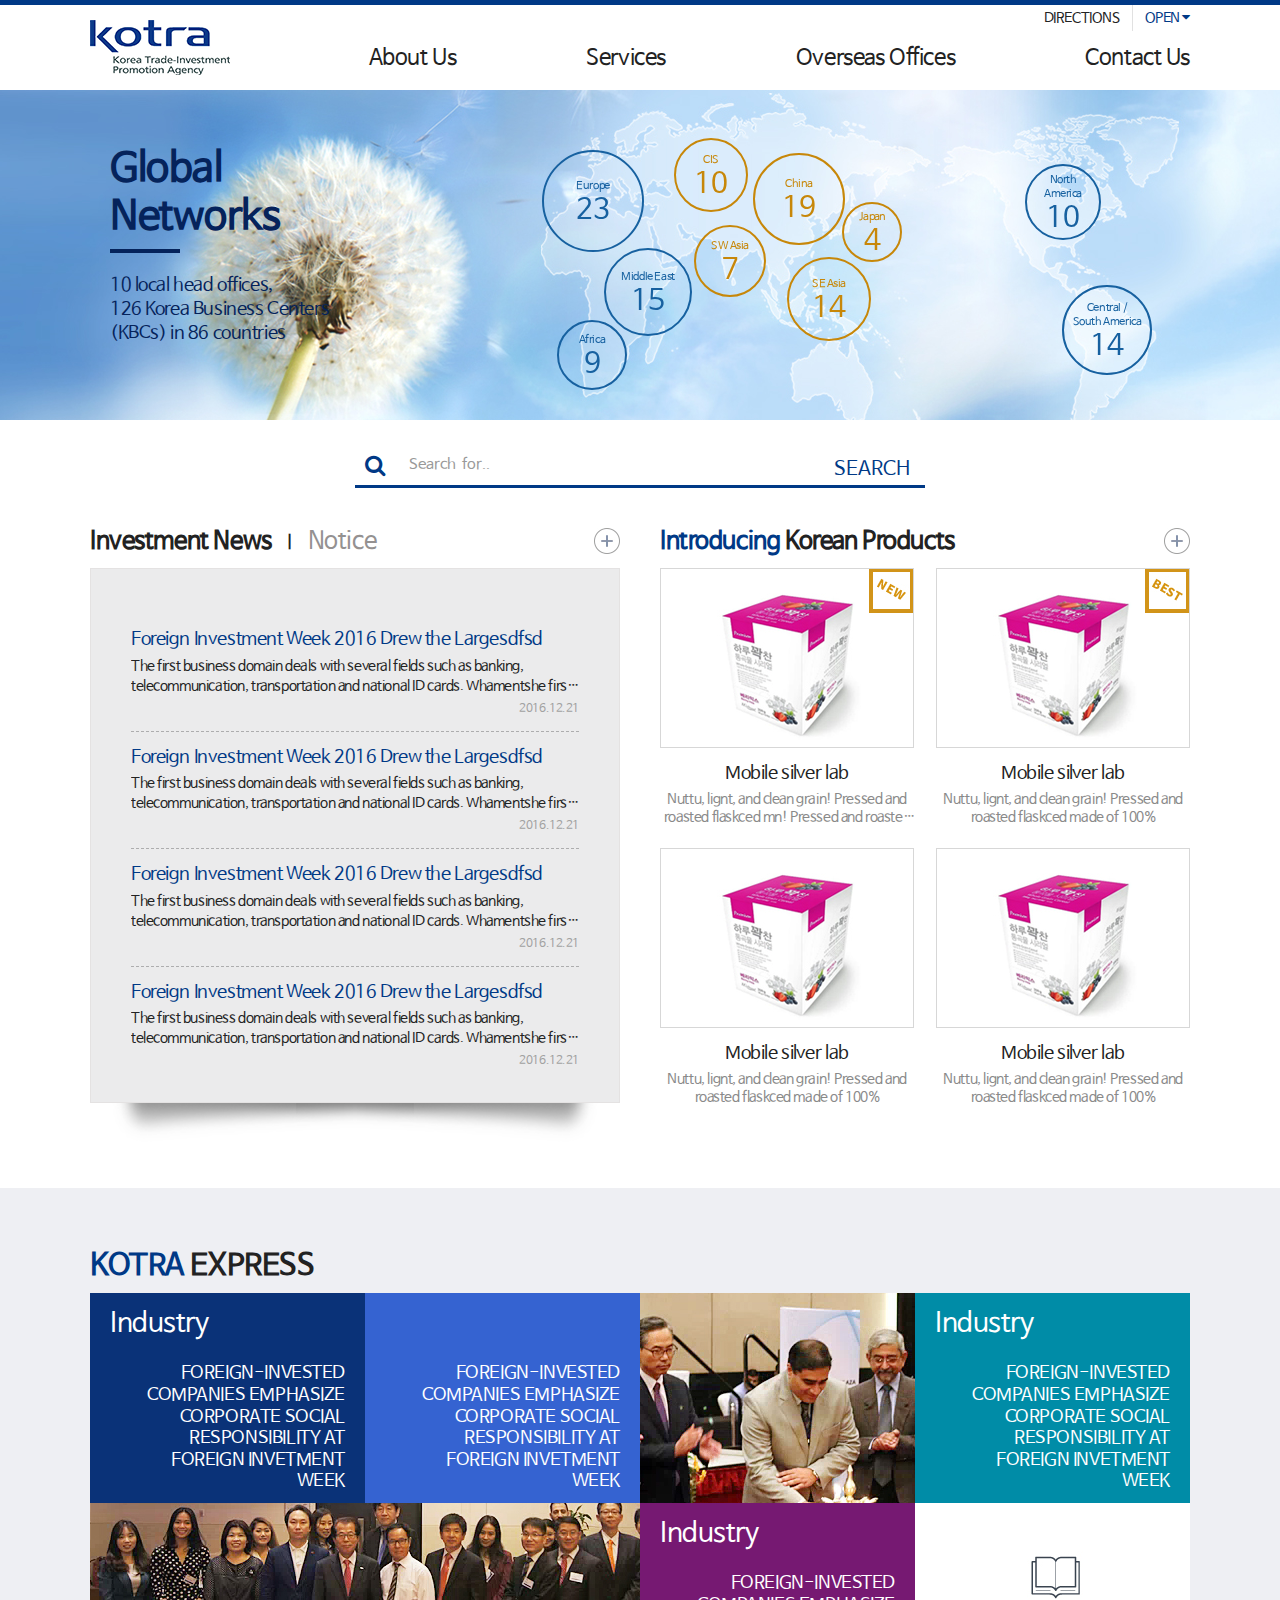
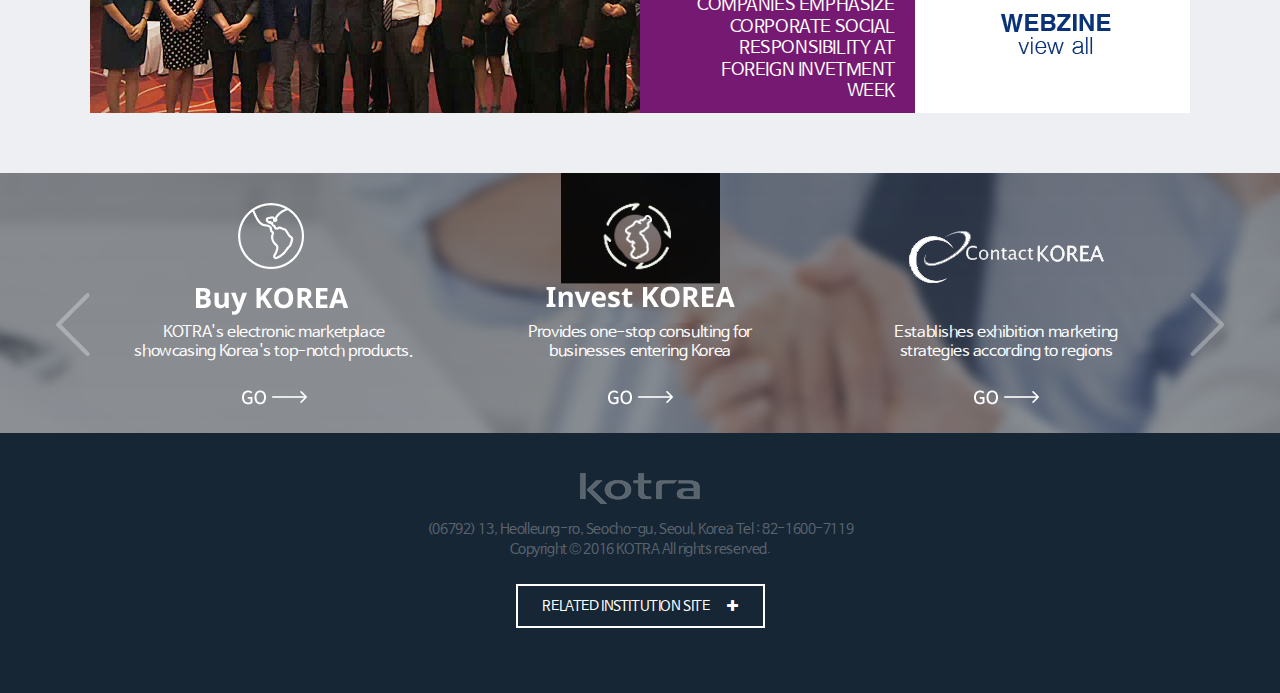
<file: html_en/index.html>
<!DOCTYPE html>
<html lang="en">
<head>
<meta charset="utf-8" />
<meta name="viewport" content="user-scalable=no, width=device-width, initial-scale=1, maximum-scale=1, minimum-scale=1" />
<meta http-equiv="X-UA-Compatible" content="IE=edge,chrome=1" />
<title>KOTRA</title>
<link rel="stylesheet" href="../css/style_en.css" />
<!--[if lt IE 9]>
<script src="http://html5shim.googlecode.com/svn/trunk/html5.js"></script>
<script src="http://css3-mediaqueries-js.googlecode.com/svn/trunk/css3-mediaqueries.js"></script>
<![endif]-->
<script src="../js/jquery-1.9.1.min.js"></script>
<script src="../js/ui_pc_en.js" ></script>

</head>

<body>
<div id="wrapper">
    <div id="header">
        <div class="contents_box">
            <h1 class="logo"><a href="#">코트라</a></h1>    
            <ul class="gnb">
                <li>
                    <a href="#">About Us</a>
                    <ul class="gnbSub">
                        <li><a href="#">CEO's Message</a></li>
                        <li><a href="#">Mission</a></li>
                        <li><a href="#">Organization</a></li>
                        <li><a href="#">Main Activities</a></li>
                        <li><a href="#">KOTRA Schedule</a></li>
                        <li><a href="#">History</a></li>
                    </ul>
                </li>
                <li>
                    <a href="#">Services</a>
                    <ul class="gnbSub">
                        <li><a href="#">Trade Support</a></li>
                        <li><a href="#">Invest in Korea</a></li>
                        <li><a href="#">Other Services</a></li>
                    </ul>
                </li>
                <li>
                    <a href="#">Overseas Offices</a>
                </li>
                <li>
                    <a href="#">Contact Us</a>
                </li>
            </ul>
            <div class="rightMenu">
                <span>DIRECTIONS</span>
                <dl>
                    <dt><a href="#">OPEN <i class="fa fa-caret-down" aria-hidden="true"></i></a></dt>
                </dl>
            </div>
        </div>
    </div>
    <div id="visual">
        <div class="contents_box">
            <div class="slogan">
                <h2>Global <br> Networks</h2>
                <p>10 local head offices, <br>126 Korea Business Centers <br>(KBCs) in 86 countries</p>
            </div>
            <ul class="number">
                <li class="number01">
                    <a href="#">
                        <p class="circle"><em>Europe <span>23</span></em></p>
                        <p class="shadow"></p>
                    </a>
                </li>
                <li class="number02">
                    <a href="#">
                        <p class="circle"><em>Middle East<span>15</span></em></p>
                        <p class="shadow"></p>
                    </a>
                </li>
                <li class="number03">
                    <a href="#">
                        <p class="circle"><em>Africa<span>9</span></em></p>
                        <p class="shadow"></p>
                    </a>
                </li>
                <li class="number04">
                    <a href="#">
                        <p class="circle"><em>North<br>America <span>10</span></em></p>
                        <p class="shadow"></p>
                    </a>
                </li>
                <li class="number05">
                    <a href="#">
                        <p class="circle"><em>Central / <br>South America <span>14</span></em></p>
                        <p class="shadow"></p>
                    </a>
                </li>
                <li class="number06">
                    <a href="#" class="orange">
                        <p class="circle"><em>CIS<span>10</span></em></p>
                        <p class="shadow"></p>
                    </a>
                </li>
                <li class="number07">
                    <a href="#" class="orange">
                        <p class="circle"><em>China<span>19</span></em></p>
                        <p class="shadow"></p>
                    </a>
                </li>
                <li class="number08">
                    <a href="#" class="orange">
                        <p class="circle"><em>Japan<span>4</span></em></p>
                        <p class="shadow"></p>
                    </a>
                </li>
                <li class="number09">
                    <a href="#" class="orange">
                        <p class="circle"><em>SW Asia<span>7</span></em></p>
                        <p class="shadow"></p>
                    </a>
                </li>
                <li class="number10">
                    <a href="#" class="orange">
                        <p class="circle"><em>SE Asia<span>14</span></em></p>
                        <p class="shadow"></p>
                    </a>
                </li>
            </ul>
        </div>
    </div>
    <div id="searcharea">
        <div class="contents_box">
            <p class="search">
                <i class="fa fa-search" aria-hidden="true"></i>
                <input type="text" placeholder="Search  for..">
                <button>SEARCH</button>
            </p>
        </div>
    </div>
    <div id="indexCon">
        <div class="contents_box">
            <div class="news">
                <div class="tit">
                    <ul class="tab clearfix">
                        <li class="active"><a href="#">Investment News</a></li>
                        <li><a href="#">Notice</a></li>
                    </ul>
                </div>
                <div class="bbs_area">
                    <div class="bbs_con">
                        <ul class="bbs_list">
                            <li>
                                <a href="#">
                                    <dl>
                                        <dt>Foreign Investment Week 2016 Drew the Largesdfsd</dt>
                                        <dd class="summery">The first business domain deals with several fields such as banking, telecommunication, transportation and national ID cards. Whamentshe first business domain deals with several fields such as banking, telecommunication, transportation and national ID cards. Wha</dd>
                                        <dd class="date">2016.12.21</dd>
                                    </dl>
                                </a>
                            </li>
                            <li>
                                <a href="#">
                                    <dl>
                                        <dt>Foreign Investment Week 2016 Drew the Largesdfsd</dt>
                                        <dd class="summery">The first business domain deals with several fields such as banking, telecommunication, transportation and national ID cards. Whamentshe first business domain deals with several fields such as banking, telecommunication, transportation and national ID cards. Wha</dd>
                                        <dd class="date">2016.12.21</dd>
                                    </dl>
                                </a>
                            </li>
                            <li>
                                <a href="#">
                                    <dl>
                                        <dt>Foreign Investment Week 2016 Drew the Largesdfsd</dt>
                                        <dd class="summery">The first business domain deals with several fields such as banking, telecommunication, transportation and national ID cards. Whamentshe first business domain deals with several fields such as banking, telecommunication, transportation and national ID cards. Wha</dd>
                                        <dd class="date">2016.12.21</dd>
                                    </dl>
                                </a>
                            </li>
                            <li>
                                <a href="#">
                                    <dl>
                                        <dt>Foreign Investment Week 2016 Drew the Largesdfsd</dt>
                                        <dd class="summery">The first business domain deals with several fields such as banking, telecommunication, transportation and national ID cards. Whamentshe first business domain deals with several fields such as banking, telecommunication, transportation and national ID cards. Wha</dd>
                                        <dd class="date">2016.12.21</dd>
                                    </dl>
                                </a>
                            </li>
                        </ul>
                        <a href="#" class="btn_more"><img src="../images/en/btn_more.jpg" alt="more"></a>
                    </div>
                    <div class="bbs_con">
                        <ul class="bbs_list">
                            <li>
                                <a href="#">
                                    <dl>
                                        <dt>Investment Week Drew the Largesdfsd</dt>
                                        <dd class="summery">The first business domain deals with several fields such as banking, telecommunication, transportation and national ID cards. Whamentshe first business domain deals with several fields such as banking, telecommunication, transportation and national ID cards. Wha</dd>
                                        <dd class="date">2016.12.21</dd>
                                    </dl>
                                </a>
                            </li>
                            <li>
                                <a href="#">
                                    <dl>
                                        <dt>Investment Week Drew the Largesdfsd</dt>
                                        <dd class="summery">The first business domain deals with several fields such as banking, telecommunication, transportation and national ID cards. Whamentshe first business domain deals with several fields such as banking, telecommunication, transportation and national ID cards. Wha</dd>
                                        <dd class="date">2016.12.21</dd>
                                    </dl>
                                </a>
                            </li>
                            <li>
                                <a href="#">
                                    <dl>
                                        <dt>Investment Week Drew the Largesdfsd</dt>
                                        <dd class="summery">The first business domain deals with several fields such as banking, telecommunication, transportation and national ID cards. Whamentshe first business domain deals with several fields such as banking, telecommunication, transportation and national ID cards. Wha</dd>
                                        <dd class="date">2016.12.21</dd>
                                    </dl>
                                </a>
                            </li>
                            <li>
                                <a href="#">
                                    <dl>
                                        <dt>Investment Week Drew the Largesdfsd</dt>
                                        <dd class="summery">The first business domain deals with several fields such as banking, telecommunication, transportation and national ID cards. Whamentshe first business domain deals with several fields such as banking, telecommunication, transportation and national ID cards. Wha</dd>
                                        <dd class="date">2016.12.21</dd>
                                    </dl>
                                </a>
                            </li>
                        </ul>
                        <a href="#" class="btn_more"><img src="../images/en/btn_more.jpg" alt="more"></a>
                    </div>
                    
                </div>
                
            </div>
            <div class="products">
                <div class="tit">
                    <span>Introducing</span> Korean Products
                </div>
                <ul class="product_list clearfix">
                    <li>
                        <div class="img">
                            <a href="#">
                                <img src="../images/thumb/@img_product.jpg" alt="">
                                <span class="ico"><img src="../images/en/ico_new.jpg" alt=""></span>
                            </a>
                        </div>
                        <dl>
                            <dt>Mobile silver lab</dt>
                            <dd>Nuttu, lignt, and clean grain! Pressed and roasted flaskced mn! Pressed and roasted flaskced made of 100%</dd>
                        </dl>
                    </li>
                    <li>
                        <div class="img">
                            <a href="#">
                                <img src="../images/thumb/@img_product.jpg" alt="">
                                <span class="ico"><img src="../images/en/ico_best.jpg" alt=""></span>
                            </a>
                        </div>
                        <dl>
                            <dt>Mobile silver lab</dt>
                            <dd>Nuttu, lignt, and clean grain! Pressed and roasted flaskced made of 100%</dd>
                        </dl>
                    </li>
                    <li>
                        <div class="img">
                            <a href="#">
                                <img src="../images/thumb/@img_product.jpg" alt="">
                            </a>
                        </div>
                        <dl>
                            <dt>Mobile silver lab</dt>
                            <dd>Nuttu, lignt, and clean grain! Pressed and roasted flaskced made of 100%</dd>
                        </dl>
                    </li>
                    <li>
                        <div class="img">
                            <a href="#">
                                <img src="../images/thumb/@img_product.jpg" alt="">
                            </a>
                        </div>
                        <dl>
                            <dt>Mobile silver lab</dt>
                            <dd>Nuttu, lignt, and clean grain! Pressed and roasted flaskced made of 100%</dd>
                        </dl>
                    </li>
                </ul>
                <a href="#" class="btn_more"><img src="../images/en/btn_more.jpg" alt="more"></a>
            </div>
        </div>
    </div>
    <div id="express">
        <div class="contents_box">
            <h2><span>KOTRA</span> EXPRESS</h2>
            <ul class="expressList">
                <li>
                    <a href="#" style="background-color:#0a3278;">
                        <h3>Industry</h3>
                        <p class="summery">FOREIGN-INVESTED <br>
COMPANIES EMPHASIZE<br>
CORPORATE SOCIAL<br>
RESPONSIBILITY AT<br>
FOREIGN INVETMENT<br>
WEEK</p>
                    </a>
                </li>
                <li>
                    <a href="#" style="background-color:#3563d1;">
                        <h3></h3>
                        <p class="summery">FOREIGN-INVESTED <br>
COMPANIES EMPHASIZE<br>
CORPORATE SOCIAL<br>
RESPONSIBILITY AT<br>
FOREIGN INVETMENT<br>
WEEK</p>
                    </a>
                </li>
                <li>
                    <a href="#">
                        <img src="../images/thumb/@img_express01.jpg" alt="">
                    </a>
                </li>
                <li>
                    <a href="#" style="background-color:#008ca7;">
                        <h3>Industry</h3>
                        <p class="summery">FOREIGN-INVESTED <br>
COMPANIES EMPHASIZE<br>
CORPORATE SOCIAL<br>
RESPONSIBILITY AT<br>
FOREIGN INVETMENT<br>
WEEK</p>
                    </a>
                </li>
                <li>
                    <a href="#">
                        <img src="../images/thumb/@img_express02.jpg" alt="">
                    </a>
                </li>
                <li>
                    <a href="#">
                        <img src="../images/thumb/@img_express03.jpg" alt="">
                    </a>
                </li>
                <li>
                    <a href="#" style="background-color:#761972;">
                        <h3>Industry</h3>
                        <p class="summery">FOREIGN-INVESTED <br>
COMPANIES EMPHASIZE<br>
CORPORATE SOCIAL<br>
RESPONSIBILITY AT<br>
FOREIGN INVETMENT<br>
WEEK</p>
                    </a>
                </li>
                <li>
                    <a href="#">
                        <img src="../images/en/btn_webzine.jpg" alt="">
                    </a>
                </li>
            </ul>
        </div>
    </div>

    <div id="family_site">
        <div class="contents_box">
            <ul class="family_list">
                <li>
                    <p><img src="../images/en/img_quick01.png" alt=""></p>
                    <p class="summery">KOTRA's electronic marketplace <br> showcasing Korea's top-notch products.</p>
                    <p><a href="#"><img src="../images/en/btn_go.png" alt=""></a></p>
                </li>
                <li>
                    <p><img src="../images/en/img_quick02.png" alt=""></p>
                    <p class="summery">Provides one-stop consulting for <br> businesses entering Korea</p>
                    <p><a href="#"><img src="../images/en/btn_go.png" alt=""></a></p>
                </li>
                <li>
                    <p><img src="../images/en/img_quick03.png" alt=""></p>
                    <p class="summery">Establishes exhibition marketing <br> strategies according to regions </p>
                    <p><a href="#"><img src="../images/en/btn_go.png" alt=""></a></p>
                </li>
            </ul>
            <p class="control">
                <span class="btn_prev"></span>
                <span class="btn_next"></span>
            </p>
        </div>
    </div>
    <div id="footer">
        <div class="contents_box">
            <h2><img src="../images/en/img_logo_bottom.png" alt="kotra"></h2>
            <p>(06792) 13, Heolleung-ro, Seocho-gu, Seoul, Korea Tel : 82-1600-7119 </p>
            <p>Copyright © 2016 KOTRA All rights reserved.</p>
            <p class="btn_site"><a href="#">Related Institution Site <i class="fa fa-plus" aria-hidden="true"></i></a></p>
        </div>
    </div>
</div>
<script src="../js/jquery.bxslider.min.js"></script>
<script>
    $(document).ready(function () {
        $(".news .tit .tab li a").on('click',function(){
            var num = $(".news .tit .tab li a").index(this);
            $(".news .tit .tab li").removeClass('active')
            $(this).parent().addClass('active')
            $(".news .bbs_con").hide()
            $(".news .bbs_con").eq(num).show()
            return false;
        })
        $('.family_list').bxSlider({
            auto:false,
            useCSS: false,
            pager:false,
            controls:true,
            speed:300,
            pause:4000,
            moveSlides: 1,
            oneToOneTouch:false,
            minSlides: 5,
		    maxSlides: 5,
            slideWidth:366,
            nextSelector:$('#family_site .control .btn_next'),
		    prevSelector:$('#family_site .control .btn_prev'),
        });
    });
</script>
</body>
</html>
</file>
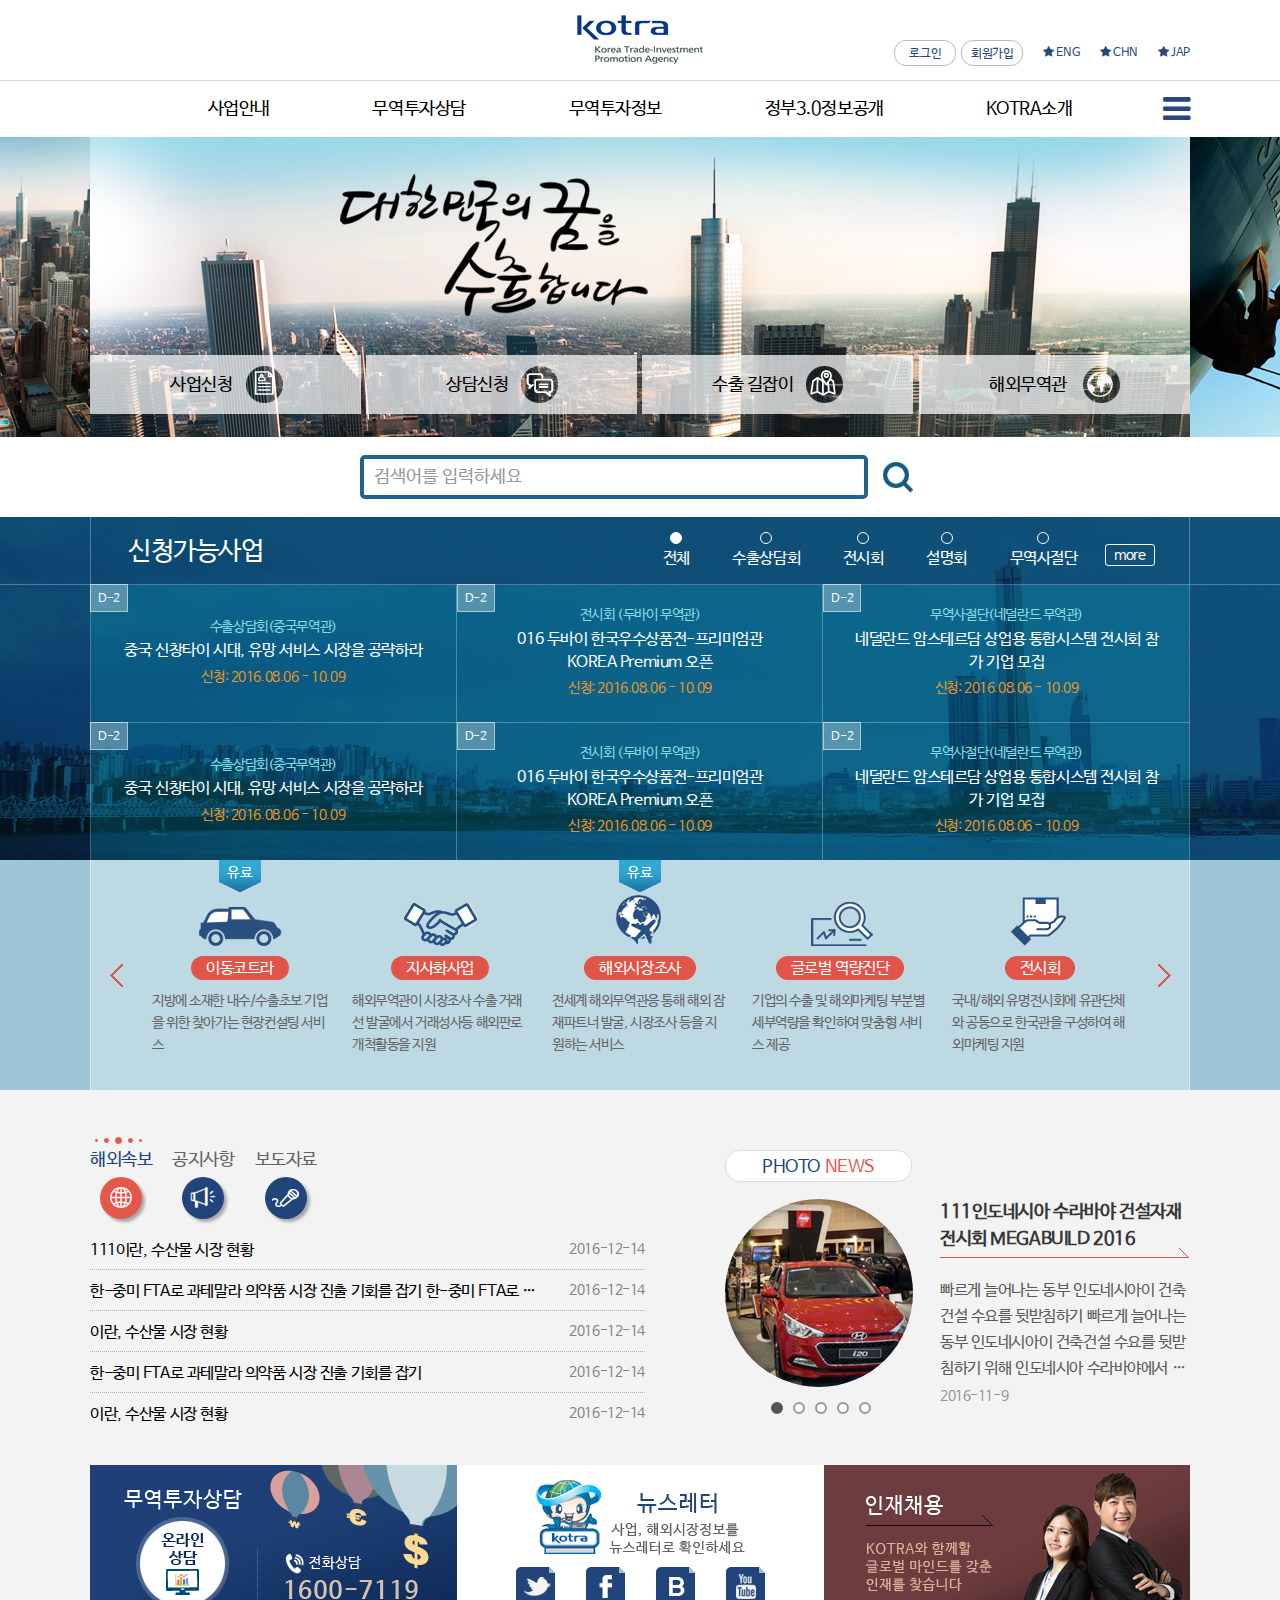
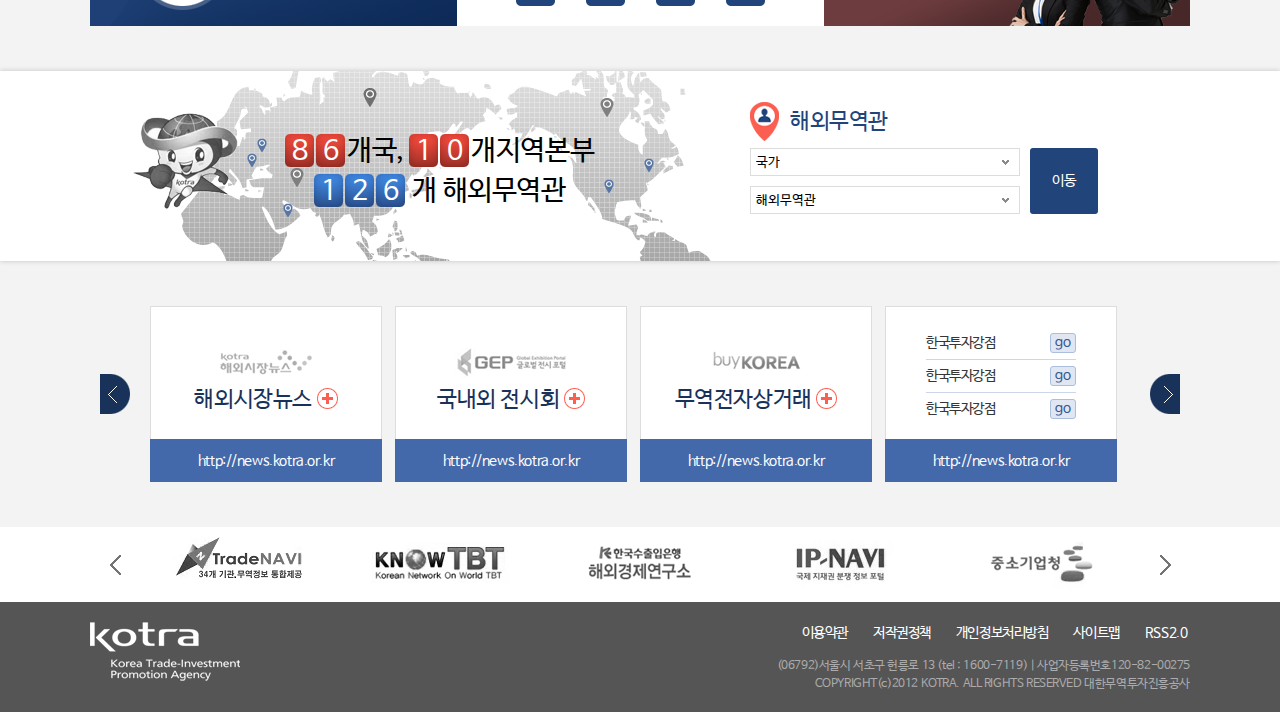
<file: html_kr/index.html>
<!DOCTYPE html>
<html lang="ko">
<head>
<meta charset="utf-8" />
<meta name="viewport" content="user-scalable=no, width=device-width, initial-scale=1, maximum-scale=1, minimum-scale=1" />
<meta http-equiv="X-UA-Compatible" content="IE=edge,chrome=1" />
<title>KOTRA</title>
<link rel="stylesheet" href="../css/style_kr.css" />
<!--[if lt IE 9]>
<script src="http://html5shim.googlecode.com/svn/trunk/html5.js"></script>
<script src="http://css3-mediaqueries-js.googlecode.com/svn/trunk/css3-mediaqueries.js"></script>
<![endif]-->
<script src="../js/jquery-1.9.1.min.js"></script>
<script src="../js/ui_pc.js" ></script>

</head>

<body>
<div id="wrapper">
    <div id="header">
        <div class="headTop">
            <div class="contents_box">
                <h1 class="logo"><a href="#">코트라</a></h1>    
                <div class="rightMenu">
                    <ul class="account">
                        <li><a href="#">로그인</a></li>
                        <li><a href="#">회원가입</a></li>
                    </ul>
                    <ul class="lan">
                        <li><a href="#"><i class="fa fa-star" aria-hidden="true"></i> ENG</a></li>
                        <li><a href="#"><i class="fa fa-star" aria-hidden="true"></i> CHN</a></li>
                        <li><a href="#"><i class="fa fa-star" aria-hidden="true"></i> JAP</a></li>
                    </ul>
                </div>
            </div>
        </div>
        <div class="headBottom">
            <div class="contents_box">
                <div id="nav" class="indexNav">
                    <ul class="clearfix">
                        <li><a href="#">사업안내</a></li>
                        <li><a href="#">무역투자상담</a></li>
                        <li><a href="#">무역투자정보</a></li>
                        <li><a href="#">정부3.0정보공개</a></li>
                        <li><a href="#">KOTRA소개</a></li>
                    </ul>
                </div>
                <div class="hamMenu">
                    <button><i class="fa fa-bars" aria-hidden="true"></i></button>
                </div>
            </div>
        </div>
        <div class="subNav">
            <div class="contents_box">
                <div class="subMenu">
                    <ul class="clearfix">
                        <li><a href="#">사업일정</a></li>
                        <li><a href="#">수출마케팅</a></li>
                        <li><a href="#">역량별 마케팅</a></li>
                        <li><a href="#">산업별 마케팅</a></li>
                        <li><a href="#">특화시장별 마케팅</a></li>
                        <li><a href="#">해외투자 진출 지원</a></li>
                        <li><a href="#">외국인투자유치지원</a></li>
                        <li><a href="#">글로벌 인재유치 지원</a></li>
                        <li><a href="#">무역투자교육 연수</a></li>
                        <li><a href="#">KOTRA CSR 업</a></li>
                        <li><a href="#">기타정책</a></li>
                    </ul>                
                    <ul class="clearfix">
                        <li><a href="#">온라인상담</a></li>
                        <li><a href="#">방문상담</a></li>
                        <li><a href="#">전화상담</a></li>
                        <li><a href="#">고객의 소리</a></li>
                        <li><a href="#">성공사례</a></li>
                        <li><a href="#">자주찾는 질문</a></li>
                        <li><a href="#">상담위원소개</a></li>
                        <li><a href="#">KOTRA 커뮤니티</a></li>
                    </ul>
                    
                    <ul class="clearfix">
                        <li><a href="#">해외시장정보</a></li>
                        <li><a href="#">전자상거래</a></li>
                        <li><a href="#">전시정보</a></li>
                        <li><a href="#">정상외교경제활용정보</a></li>
                        <li><a href="#">외국인투자유치</a></li>
                        <li><a href="#">해외투자진출</a></li>
                        <li><a href="#">해외진출기업 국내투자</a></li>
                        <li><a href="#">수출길자잡이</a></li>
                    </ul>
                    
                    <ul class="clearfix">
                        <li><a href="#">정보공개</a></li>
                        <li><a href="#">사전정보공표</a></li>
                        <li><a href="#">공공데이터 제공</a></li>
                        <li><a href="#">KOTRA 사업 실명제</a></li>
                    </ul>
                    
                    <ul class="clearfix">
                        <li><a href="#">공사소개</a></li>
                        <li><a href="#">CEO인사말</a></li>
                        <li><a href="#">조직도</a></li>
                        <li><a href="#">CIㆍ캐릭터 ㆍ엠블럼</a></li>
                        <li><a href="#">경영공시</a></li>
                        <li><a href="#">지속가능경영</a></li>
                        <li><a href="#">알림마당</a></li>
                        <li><a href="#">채용정보</a></li>
                        <li><a href="#">민원신고</a></li>
                        <li><a href="#">사이버 홍보</a></li>
                        <li><a href="#">협력사 기업정보</a></li>
                        <li><a href="#">서비스 자문단</a></li>
                    </ul>
                </div>
            </div>
        </div>
        <div class="indexMenu allLayer">
            <div class="contents_box">
                <dl>
                    <dt>사업안내</dt>
                    <dd>
                        <ul>
                            <li><a href="#">사업일정</a></li>
                            <li><a href="#">수출마케팅</a></li>
                            <li><a href="#">역량별 마케팅</a></li>
                            <li><a href="#">산업별 마케팅</a></li>
                            <li><a href="#">특화시장별 마케팅</a></li>
                            <li><a href="#">해외투자 진출 지원</a></li>
                            <li><a href="#">외국인투자유치지원</a></li>
                            <li><a href="#">글로벌 인재유치 지원</a></li>
                            <li><a href="#">무역투자교육 연수</a></li>
                            <li><a href="#">KOTRA CSR 업</a></li>
                            <li><a href="#">기타정책</a></li>
                        </ul>
                    </dd>
                </dl>
                <dl>
                    <dt>무역투자상담</dt>
                    <dd>
                        <ul>
                            <li><a href="#">온라인상담</a></li>
                            <li><a href="#">방문상담</a></li>
                            <li><a href="#">전화상담</a></li>
                            <li><a href="#">고객의 소리</a></li>
                            <li><a href="#">성공사례</a></li>
                            <li><a href="#">자주찾는 질문</a></li>
                            <li><a href="#">상담위원소개</a></li>
                            <li><a href="#">KOTRA 커뮤니티</a></li>
                        </ul>
                    </dd>
                </dl>
                <dl>
                    <dt>무역투자정보</dt>
                    <dd>
                        <ul>
                            <li><a href="#">해외시장정보</a></li>
                            <li><a href="#">전자상거래</a></li>
                            <li><a href="#">전시정보</a></li>
                            <li><a href="#">정상외교경제활용정보</a></li>
                            <li><a href="#">외국인투자유치</a></li>
                            <li><a href="#">해외투자진출</a></li>
                            <li><a href="#">해외진출기업 국내투자</a></li>
                            <li><a href="#">수출길자잡이</a></li>
                        </ul>
                    </dd>
                </dl>
                <dl>
                    <dt>정부3.0정보공개</dt>
                    <dd>
                        <ul>
                            <li><a href="#">정보공개</a></li>
                            <li><a href="#">사전정보공표</a></li>
                            <li><a href="#">공공데이터 제공</a></li>
                            <li><a href="#">KOTRA 사업 실명제</a></li>
                        </ul>
                    </dd>
                </dl>
                <dl>
                    <dt>KOTRA소개</dt>
                    <dd>
                        <ul>
                            <li><a href="#">공사소개</a></li>
                            <li><a href="#">CEO인사말</a></li>
                            <li><a href="#">조직도</a></li>
                            <li><a href="#">CIㆍ캐릭터 ㆍ엠블럼</a></li>
                            <li><a href="#">경영공시</a></li>
                            <li><a href="#">지속가능경영</a></li>
                            <li><a href="#">알림마당</a></li>
                            <li><a href="#">채용정보</a></li>
                            <li><a href="#">민원신고</a></li>
                            <li><a href="#">사이버 홍보</a></li>
                            <li><a href="#">협력사 기업정보</a></li>
                            <li><a href="#">서비스 자문단</a></li>
                        </ul>
                    </dd>
                </dl>
                <p class="btn_close"><button>close</button></p>
            </div>
        </div>
    </div>

    <div id="visual">
        <div class="contents_box">
            <ul class="visualMenu clearfix">
                <li class="menu01"><a href="#">사업신청</a></li>
                <li class="menu02"><a href="#">상담신청</a></li>
                <li class="menu03"><a href="#">수출 길잡이</a></li>
                <li class="menu04"><a href="#">해외무역관</a></li>
            </ul>
        </div>
    </div>
    <div id="search">
        <div class="contents_box">
            <form name="" method="" action="">
                <input type="text" placeholder="검색어를 입력하세요">
                <button class="default">검색</button>
            </form>
        </div>
    </div>
    <div id="business">
        <div class="contents_box">
            <div class="header clearfix">
                <h2>신청가능사업</h2>
                <div class="select_type">
                    <ul class="clearfix">
                        <li><input type="radio" name="select_business" id="select01" checked><label for="select01">전체</label></li>
                        <li><input type="radio" name="select_business" id="select02"><label for="select02">수출상담회</label></li>
                        <li><input type="radio" name="select_business" id="select03"><label for="select03">전시회</label></li>
                        <li><input type="radio" name="select_business" id="select04"><label for="select04">설명회</label></li>
                        <li><input type="radio" name="select_business" id="select05"><label for="select05">무역사절단</label></li>
                    </ul>
                    <p class="more"><a href="#">more</a></p>
                </div>
            </div>
        </div>
        <div class="business_list">
            <div class="contents_box">
                <ul class="clearfix">
                    <li>
                        <a href="#">
                            <p class="dday">D-2</p>
                            <dl>
                                <dt>수출상담회(중국무역관)</dt>
                                <dd>중국 신창타이 시대, 유망 서비스 시장을 공략하라</dd>
                                <dd class="date">신청: 2016.08.06 - 10.09</dd>
                            </dl>
                        </a>
                    </li>
                    <li>
                        <a href="#">
                            <p class="dday">D-2</p>
                            <dl>
                                <dt>전시회 (두바이 무역관)</dt>
                                <dd>016 두바이 한국우수상품전-프리미엄관 <br>
    KOREA Premium 오픈 </dd>
                                <dd class="date">신청: 2016.08.06 - 10.09</dd>
                            </dl>
                        </a>
                    </li>
                    <li>
                        <a href="#">
                            <p class="dday">D-2</p>
                            <dl>
                                <dt>무역사절단(네덜란드 무역관)</dt>
                                <dd>네덜란드 암스테르담 상업용 통합시스템 전시회 참가 기업 모집</dd>
                                <dd class="date">신청: 2016.08.06 - 10.09</dd>
                            </dl>
                        </a>
                    </li>
                    <li>
                        <a href="#">
                            <p class="dday">D-2</p>
                            <dl>
                                <dt>수출상담회(중국무역관)</dt>
                                <dd>중국 신창타이 시대, 유망 서비스 시장을 공략하라</dd>
                                <dd class="date">신청: 2016.08.06 - 10.09</dd>
                            </dl>
                        </a>
                    </li>
                    <li>
                        <a href="#">
                            <p class="dday">D-2</p>
                            <dl>
                                <dt>전시회 (두바이 무역관)</dt>
                                <dd>016 두바이 한국우수상품전-프리미엄관 <br>
    KOREA Premium 오픈 </dd>
                                <dd class="date">신청: 2016.08.06 - 10.09</dd>
                            </dl>
                        </a>
                    </li>
                    <li>
                        <a href="#">
                            <p class="dday">D-2</p>
                            <dl>
                                <dt>무역사절단(네덜란드 무역관)</dt>
                                <dd>네덜란드 암스테르담 상업용 통합시스템 전시회 참가 기업 모집</dd>
                                <dd class="date">신청: 2016.08.06 - 10.09</dd>
                            </dl>
                        </a>
                    </li>
                </ul>
            </div>
        </div>
    </div>
    <div id="quickMenu">
        <div class="contents_box">
            <div class="quick_list">
                <ul>
                    <li>
                        <a href="#">
                            <p class="ico"><img src="../images/kr/ico_kotra01.png" alt=""></p>
                            <p class="tit"><span>이동코트라</span></p>
                            <p class="summery">지방에 소재한 내수/수출초보 기업을 위한 찾아가는 현장컨설팅 서비스</p>
                        </a>
                        <p class="ico_payment"><img src="../images/kr/ico_charge.png" alt="유료"></p>
                    </li>
                    <li>
                        <a href="#">
                            <p class="ico"><img src="../images/kr/ico_kotra02.png" alt=""></p>
                            <p class="tit"><span>지사화사업</span></p>
                            <p class="summery">해외무역관이 시장조사 수출 거래선 발굴에서 거래성사등 해외판로 개척활동을 지원</p>
                        </a>
                    </li>
                    <li>
                        <a href="#">
                            <p class="ico"><img src="../images/kr/ico_kotra03.png" alt=""></p>
                            <p class="tit"><span>해외시장조사</span></p>
                            <p class="summery">전세계 해외무역관응 통해 해외 잠재파트너 발굴, 시장조사 등을 지원하는 서비스</p>
                        </a>
                        <p class="ico_payment"><img src="../images/kr/ico_charge.png" alt="유료"></p>
                    </li>
                    <li>
                        <a href="#">
                            <p class="ico"><img src="../images/kr/ico_kotra04.png" alt=""></p>
                            <p class="tit"><span>글로벌 역량진단</span></p>
                            <p class="summery">기업의 수출 및 해외마케팅 부분별 세부역량을 확인하여 맞춤형 서비스 제공</p>
                        </a>
                    </li>
                    <li>
                        <a href="#">
                            <p class="ico"><img src="../images/kr/ico_kotra05.png" alt=""></p>
                            <p class="tit"><span>전시회</span></p>
                            <p class="summery">국내/해외 유명전시회에 유관단체와 공동으로 한국관을 구성하여 해외마케팅 지원</p>
                        </a>
                    </li>
                </ul>
                <p class="control">
                    <a href="#" class="btn_prev">이전</a>
                    <a href="#" class="btn_next">다음</a>
                </p>
            </div>
        </div>
    </div>
    <div id="notice_area">
        <div class="contents_box">
            <div class="noticeLeft">
                <ul class="notice_tab clearfix">
                    <li class="menu01 active"><a href="#">해외속보</a></li>
                    <li class="menu02"><a href="#">공지사항</a></li>
                    <li class="menu03"><a href="#">보도자료</a></li>
                </ul>
                <div class="notice_list">
                    <ul>
                        <li>
                            <a href="#">111이란, 수산물 시장 현황</a>
                            <span class="date">2016-12-14</span>
                        </li>
                        <li>
                            <a href="#">한-중미 FTA로 과테말라 의약품 시장 진출 기회를 잡기 한-중미 FTA로 과테말라 의약품 시장 진출 기회를 잡기</a>
                            <span class="date">2016-12-14</span>
                        </li>
                        <li>
                            <a href="#">이란, 수산물 시장 현황</a>
                            <span class="date">2016-12-14</span>
                        </li>
                        <li>
                            <a href="#">한-중미 FTA로 과테말라 의약품 시장 진출 기회를 잡기</a>
                            <span class="date">2016-12-14</span>
                        </li>
                        <li>
                            <a href="#">이란, 수산물 시장 현황</a>
                            <span class="date">2016-12-14</span>
                        </li>
                    </ul>
                    <ul>
                        <li>
                            <a href="#">222한-중미 FTA로 과테말라 의약품 시장 진출 기회를 잡기</a>
                            <span class="date">2016-12-14</span>
                        </li>
                        <li>
                            <a href="#">한-중미 FTA로 과테말라 의약품 시장 진출 기회를 잡기</a>
                            <span class="date">2016-12-14</span>
                        </li>
                        <li>
                            <a href="#">한-중미 FTA로 과테말라 의약품 시장 진출 기회를 잡기</a>
                            <span class="date">2016-12-14</span>
                        </li>
                        <li>
                            <a href="#">한-중미 FTA로 과테말라 의약품 시장 진출 기회를 잡기</a>
                            <span class="date">2016-12-14</span>
                        </li>
                        <li>
                            <a href="#">이란, 수산물 시장 현황</a>
                            <span class="date">2016-12-14</span>
                        </li>
                    </ul>
                    <ul>
                        <li>
                            <a href="#">332016 대전 중동 비즈니스 상담회 사절단 바이어 한국 </a>
                            <span class="date">2016-12-14</span>
                        </li>
                        <li>
                            <a href="#">2016 대전 중동 비즈니스 상담회 사절단 바이어 한국 </a>
                            <span class="date">2016-12-14</span>
                        </li>
                        <li>
                            <a href="#">2016 대전 중동 비즈니스 상담회 사절단 바이어 한국 </a>
                            <span class="date">2016-12-14</span>
                        </li>
                        <li>
                            <a href="#">2016 대전 중동 비즈니스 상담회 사절단 바이어 한국 </a>
                            <span class="date">2016-12-14</span>
                        </li>
                        <li>
                            <a href="#">2016 대전 중동 비즈니스 상담회 사절단 바이어 한국 </a>
                            <span class="date">2016-12-14</span>
                        </li>
                    </ul>
                </div>
            </div>
            <div class="noticeRight">
                <p class="title">PHOTO <span>NEWS</span></p>
                <div class="photoNews">
                    <ul>
                        <li>
                            <p class="photo"><img src="../images/thumb/@img_news.jpg" alt=""><span class="shadow"></span></p>
                            <a href="#">
                                <dl>
                                    <dt>111인도네시아 수라바야 건설자재 전시회 MEGABUILD 2016</dt>
                                    <dd class="summery">빠르게 늘어나는 동부 인도네시아이 건축건설 수요를 뒷받침하기 빠르게 늘어나는 동부 인도네시아이 건축건설 수요를 뒷받침하기 위해 인도네시아 수라바야에서 11월 3일1일부터 6일까지 건살자재 전시회 BUI</dd>
                                    <dd class="date">2016-11-9</dd>
                                </dl>
                            </a>
                        </li>
                        <li>
                            <p class="photo"><img src="../images/thumb/@img_news.jpg" alt=""><span class="shadow"></span></p>
                            <a href="#">
                                <dl>
                                    <dt>222인도네시아 수라바야 건설자재 전시회 MEGABUILD 2016</dt>
                                    <dd class="summery">빠르게 늘어나는 동부 인도네시아이 건축건설 수요를 뒷받침하기 빠르게 늘어나는 동부 인도네시아이 건축건설 수요를 뒷받침하기 위해 인도네시아 수라바야에서 11월 3일1일부터 6일까지 건살자재 전시회 BUI</dd>
                                    <dd class="date">2016-11-9</dd>
                                </dl>
                            </a>
                        </li>
                        <li>
                            <p class="photo"><img src="../images/thumb/@img_news.jpg" alt=""><span class="shadow"></span></p>
                            <a href="#">
                                <dl>
                                    <dt>333인도네시아 수라바야 건설자재 전시회 MEGABUILD 2016</dt>
                                    <dd class="summery">빠르게 늘어나는 동부 인도네시아이 건축건설 수요를 뒷받침하기 빠르게 늘어나는 동부 인도네시아이 건축건설 수요를 뒷받침하기 위해 인도네시아 수라바야에서 11월 3일1일부터 6일까지 건살자재 전시회 BUI</dd>
                                    <dd class="date">2016-11-9</dd>
                                </dl>
                            </a>
                        </li>
                        <li>
                            <p class="photo"><img src="../images/thumb/@img_news.jpg" alt=""><span class="shadow"></span></p>
                            <a href="#">
                                <dl>
                                    <dt>444인도네시아 수라바야 건설자재 전시회 MEGABUILD 2016</dt>
                                    <dd class="summery">빠르게 늘어나는 동부 인도네시아이 건축건설 수요를 뒷받침하기 빠르게 늘어나는 동부 인도네시아이 건축건설 수요를 뒷받침하기 위해 인도네시아 수라바야에서 11월 3일1일부터 6일까지 건살자재 전시회 BUI</dd>
                                    <dd class="date">2016-11-9</dd>
                                </dl>
                            </a>
                        </li>
                        <li>
                            <p class="photo"><img src="../images/thumb/@img_news.jpg" alt=""><span class="shadow"></span></p>
                            <a href="#">
                                <dl>
                                    <dt>555인도네시아 수라바야 건설자재 전시회 MEGABUILD 2016</dt>
                                    <dd class="summery">빠르게 늘어나는 동부 인도네시아이 건축건설 수요를 뒷받침하기 빠르게 늘어나는 동부 인도네시아이 건축건설 수요를 뒷받침하기 위해 인도네시아 수라바야에서 11월 3일1일부터 6일까지 건살자재 전시회 BUI</dd>
                                    <dd class="date">2016-11-9</dd>
                                </dl>
                            </a>
                        </li>
                    </ul>
                </div>
            </div>
        </div>
        <div class="contents_box">
            <ul class="notice_banner">
                <li><a href="#"><img src="../images/kr/img_notice_banner01.png" alt=""></a></li>
                <li><a href="#"><img src="../images/kr/img_notice_banner02.png" alt=""></a></li>
                <li><a href="#"><img src="../images/kr/img_notice_banner03.png" alt=""></a></li>
            </ul>
        </div>
    </div>
    <div id="global_site">
        <div class="contents_box">
            <p class="text">
                <span class="num">8</span><span class="num">6</span>개국, <span class="num">1</span><span class="num">0</span>개지역본부 <br> <span class="num blue">1</span><span class="num blue">2</span><span class="num blue">6</span> 개 해외무역관 
            </p>
            <div class="select_trade">
                <dl>
                    <dt>해외무역관</dt>
                    <dd>
                        <p>
                            <select name="" id="">
                                <option value="">국가</option>
                            </select>
                        </p>
                        <p>
                            <select name="" id="">
                                <option value="">해외무역관</option>
                            </select>
                        </p>
                        <button>이동</button>
                    </dd>
                </dl>
            </div>
        </div>
    </div>
    <div id="bottom_banner">
        <div class="contents_box">
            <div class="quick_menu">
                <ul>
                    <li>
                        <div class="box">
                            <p class="logo"><img src="../images/kr/img_logo_quick01.png" alt=""></p>
                            <p class="title">해외시장뉴스 <a href="#"><img src="../images/kr/ico_more.png" alt=""></a></p>
                        </div>
                        <p class="url"><a href="#">http://news.kotra.or.kr</a></p>
                    </li>
                    <li>
                        <div class="box">
                            <p class="logo"><img src="../images/kr/img_logo_quick02.png" alt=""></p>
                            <p class="title">국내외 전시회 <a href="#"><img src="../images/kr/ico_more.png" alt=""></a></p>
                        </div>
                        <p class="url"><a href="#">http://news.kotra.or.kr</a></p>
                    </li>
                    <li>
                        <div class="box">
                            <p class="logo"><img src="../images/kr/img_logo_quick03.png" alt=""></p>
                            <p class="title">무역전자상거래 <a href="#"><img src="../images/kr/ico_more.png" alt=""></a></p>
                        </div>
                        <p class="url"><a href="#">http://news.kotra.or.kr</a></p>
                    </li>
                    <li>
                        <div class="box link">
                            <p class="go"><span>한국투자강점</span> <a href="#">go</a></p>
                            <p class="go"><span>한국투자강점</span> <a href="#">go</a></p>
                            <p class="go"><span>한국투자강점</span> <a href="#">go</a></p>
                        </div>
                        <p class="url"><a href="#">http://news.kotra.or.kr</a></p>
                    </li>
                </ul>
                <p class="control">
                    <a href="#" class="btn_prev">이전</a>
                    <a href="#" class="btn_next">다음</a>
                </p>
            </div>
        </div>
    </div>
    <div id="family_site">
        <div class="contents_box">
            <ul class="family_list">
                <li><a href="#"><img src="../images/kr/img_family01.png" alt=""></a></li>
                <li><a href="#"><img src="../images/kr/img_family02.png" alt=""></a></li>
                <li><a href="#"><img src="../images/kr/img_family03.png" alt=""></a></li>
                <li><a href="#"><img src="../images/kr/img_family04.png" alt=""></a></li>
                <li><a href="#"><img src="../images/kr/img_family05.png" alt=""></a></li>
            </ul>
            <p class="control">
                    <a href="#" class="btn_prev">이전</a>
                    <a href="#" class="btn_next">다음</a>
                </p>
        </div>
    </div>
    <div id="footer_index">
        <div class="contents_box">
            <div class="footer_con clearfix">
                <p class="logo_bottom"><img src="../images/kr/img_logo_bottom.png" alt="kotra"></p>
                <div class="footer_right">
                    <ul class="footMenu clearfix">
                        <li><a href="#">이용약관</a></li>
                        <li><a href="#">저작권정책</a></li>
                        <li><a href="#">개인정보처리방침</a></li>
                        <li><a href="#">사이트맵</a></li>
                        <li><a href="#">RSS2.0</a></li>
                    </ul>
                    <p class="copy">(06792)서울시 서초구 헌릉로 13  (tel : 1600-7119) | 사업자등록번호120-82-00275</p>
                    <p class="copy">COPYRIGHT(c)2012 KOTRA. ALL RIGHTS RESERVED 대한무역투자진흥공사</p>
                </div>
            </div>
        </div>
    </div>
</div>
<script src="../js/jquery.bxslider.min.js"></script>
<script>
    $(document).ready(function () {
        $('.quick_list ul').bxSlider({
            auto:false,
            useCSS: false,
            pager:false,
            controls:true,
            speed:300,
            pause:4000,
            moveSlides: 1,
            oneToOneTouch:false,
            minSlides: 5,
		    maxSlides: 5,
            slideWidth: 200,
            nextSelector:$('#quickMenu .control a.btn_next'),
		    prevSelector:$('#quickMenu .control a.btn_prev'),
        });
        $('.photoNews ul').bxSlider({
            mode:'fade',
            auto:false,
            useCSS: false,
            pager:true,
            controls:false,
            speed:300,
            pause:4000,
            moveSlides: 1,
            oneToOneTouch:false,
        });
        $('.quick_menu>ul').bxSlider({
            auto:false,
            useCSS: false,
            pager:false,
            controls:true,
            speed:300,
            pause:4000,
            moveSlides: 1,
            oneToOneTouch:false,
            minSlides: 4,
		    maxSlides: 4,
            slideWidth: 245,
            nextSelector:$('#bottom_banner .control a.btn_next'),
		    prevSelector:$('#bottom_banner .control a.btn_prev'),
        });
        $('.family_list').bxSlider({
            auto:false,
            useCSS: false,
            pager:false,
            controls:true,
            speed:300,
            pause:4000,
            moveSlides: 1,
            oneToOneTouch:false,
            minSlides: 5,
		    maxSlides: 5,
            slideWidth:200,
            nextSelector:$('#family_site .control a.btn_next'),
		    prevSelector:$('#family_site .control a.btn_prev'),
        });
        
    });
</script>
</body>
</html>
</file>
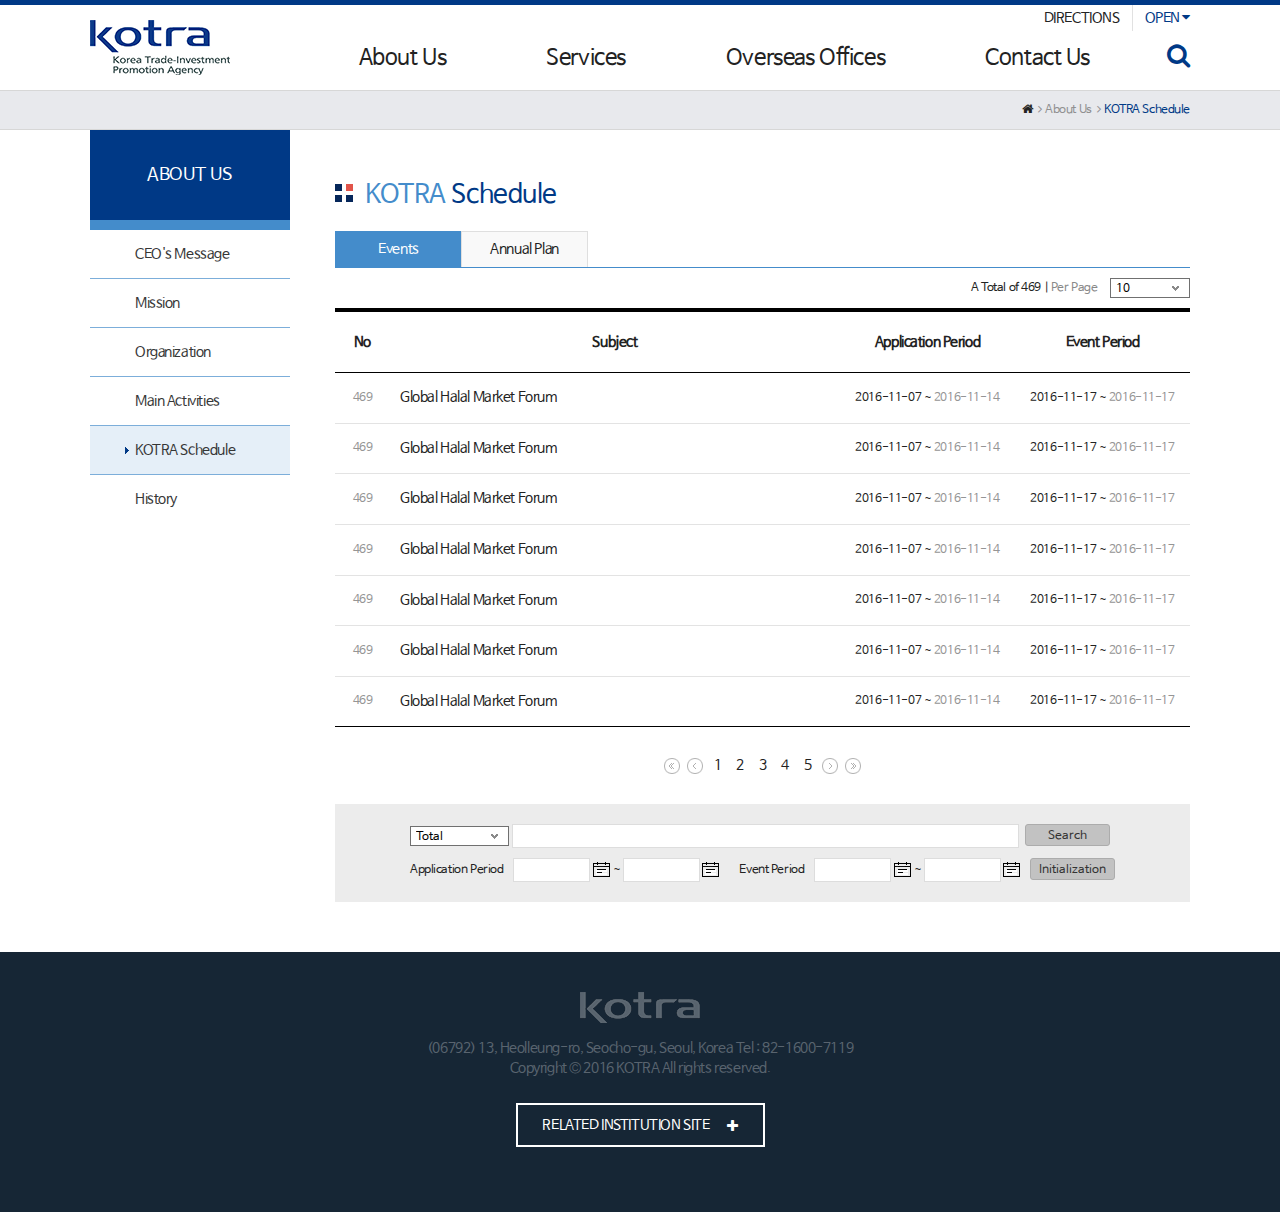
<file: html_en/sub_layout.html>
<!DOCTYPE html>
<html lang="en">
<head>
<meta charset="utf-8" />
<meta name="viewport" content="user-scalable=no, width=device-width, initial-scale=1, maximum-scale=1, minimum-scale=1" />
<meta http-equiv="X-UA-Compatible" content="IE=edge,chrome=1" />
<title>KOTRA</title>
<link rel="stylesheet" href="../css/style_en.css" />
<!--[if lt IE 9]>
<script src="http://html5shim.googlecode.com/svn/trunk/html5.js"></script>
<script src="http://css3-mediaqueries-js.googlecode.com/svn/trunk/css3-mediaqueries.js"></script>
<![endif]-->
<script src="../js/jquery-1.9.1.min.js"></script>
<script src="../js/ui_pc_en.js" ></script>

</head>

<body>
<div id="wrapper">
    <div id="header">
        <div class="contents_box">
            <h1 class="logo"><a href="#">코트라</a></h1>    
            <ul class="gnb sub">
                <li><a href="#">About Us</a></li>
                <li><a href="#">Services</a></li>
                <li><a href="#">Overseas Offices</a></li>
                <li><a href="#">Contact Us</a></li>
            </ul>
            <div class="rightMenu">
                <span>DIRECTIONS</span>
                <dl>
                    <dt><a href="#">OPEN <i class="fa fa-caret-down" aria-hidden="true"></i></a></dt>
                </dl>
            </div>
            <p class="search"><button class="btn_search"><i class="fa fa-search" aria-hidden="true"></i></button></p>
        </div>
    </div>
    <div id="location">
        <div class="contents_box">
            <p class="locationLine">
                <i class="fa fa-home" aria-hidden="true"></i>
                <span>About Us</span>
                <span class="here">KOTRA Schedule</span>
            </p>
        </div>
    </div>
    <div id="contentsArea">
        <div class="contents_box">
            <div class="leftMenu">
                <h2>ABOUT US</h2>
                <ul>
                    <li><a href="#">CEO's Message</a></li>
                    <li><a href="#">Mission</a></li>
                    <li><a href="#">Organization</a></li>
                    <li><a href="#">Main Activities</a></li>
                    <li class="active"><a href="#">KOTRA Schedule</a></li>
                    <li><a href="#">History</a></li>
                </ul>
            </div>
            <div class="contents">
                <h2 class="title">KOTRA <span>Schedule</span></h2>
                <div class="tabLine">
                    <ul class="clearfix">
                        <li class="active"><a href="#">Events</a></li>
                        <li><a href="#">Annual Plan</a></li>
                    </ul>
                </div>
                <p class="bbsNum">
                    A Total of 469 | <span>Per Page</span>
                    <select name="" id="">
                        <option value="">10</option>
                    </select>
                </p>
                <table class="tableBbsList">
                    <colgroup>
                        <col style="width:55px;">
                        <col style="width:auto;">
                        <col style="width:175px;">
                        <col style="width:175px;">
                    </colgroup>
                    <thead>
                        <tr>
                            <th>No</th>
                            <th>Subject</th>
                            <th> Application Period</th>
                            <th>Event Period</th>
                        </tr>
                    </thead>
                    <tbody>
                        <tr>
                            <td class="num">469</td>
                            <td><a href="#">Global Halal Market Forum</a></td>
                            <td class="date">2016-11-07 ~ <span class="last">2016-11-14</span></td>
                            <td class="date">2016-11-17 ~ <span class="last">2016-11-17</span></td>
                        </tr>
                        <tr>
                            <td class="num">469</td>
                            <td><a href="#">Global Halal Market Forum</a></td>
                            <td class="date">2016-11-07 ~ <span class="last">2016-11-14</span></td>
                            <td class="date">2016-11-17 ~ <span class="last">2016-11-17</span></td>
                        </tr>
                        <tr>
                            <td class="num">469</td>
                            <td><a href="#">Global Halal Market Forum</a></td>
                            <td class="date">2016-11-07 ~ <span class="last">2016-11-14</span></td>
                            <td class="date">2016-11-17 ~ <span class="last">2016-11-17</span></td>
                        </tr>
                        <tr>
                            <td class="num">469</td>
                            <td><a href="#">Global Halal Market Forum</a></td>
                            <td class="date">2016-11-07 ~ <span class="last">2016-11-14</span></td>
                            <td class="date">2016-11-17 ~ <span class="last">2016-11-17</span></td>
                        </tr>
                        <tr>
                            <td class="num">469</td>
                            <td><a href="#">Global Halal Market Forum</a></td>
                            <td class="date">2016-11-07 ~ <span class="last">2016-11-14</span></td>
                            <td class="date">2016-11-17 ~ <span class="last">2016-11-17</span></td>
                        </tr>
                        <tr>
                            <td class="num">469</td>
                            <td><a href="#">Global Halal Market Forum</a></td>
                            <td class="date">2016-11-07 ~ <span class="last">2016-11-14</span></td>
                            <td class="date">2016-11-17 ~ <span class="last">2016-11-17</span></td>
                        </tr>
                        <tr>
                            <td class="num">469</td>
                            <td><a href="#">Global Halal Market Forum</a></td>
                            <td class="date">2016-11-07 ~ <span class="last">2016-11-14</span></td>
                            <td class="date">2016-11-17 ~ <span class="last">2016-11-17</span></td>
                        </tr>
                    </tbody>
                </table>
                <div class="paging">
                    <a href="#" class="btn pprev"><img src="../images/en/btn_pprev.png" alt=""></a>
                    <a href="#" class="btn prev"><img src="../images/en/btn_prev.png" alt=""></a>
                    <a href="#">1</a>
                    <a href="#" class="active">2</a>
                    <a href="#">3</a>
                    <a href="#">4</a>
                    <a href="#">5</a>
                    <a href="#" class="btn next"><img src="../images/en/btn_next.png" alt=""></a>
                    <a href="#" class="btn nnext"><img src="../images/en/btn_nnext.png" alt=""></a>
                </div>
                <div class="searchBox">
                    <p>
                        <select name="" id="">
                            <option value="">Total</option>
                        </select>
                        <input type="text" style="width:500px;">
                        <button class="btn" type="button" style="margin-left:4px;">Search</button>
                    </p>
                    <div class="date">
                        <dl>
                            <dt>Application Period</dt>
                            <dd><input type="text" style="width:70px; text-align:center;"> <button class="callender"><img src="../images/en/ico_callender.png" alt=""></button> ~ <input type="text" style="width:70px; text-align:center;"> <button class="callender"><img src="../images/en/ico_callender.png" alt=""></button></dd>
                        </dl>
                        <dl style="margin-left:20px;">
                            <dt>Event Period</dt>
                            <dd><input type="text"  style="width:70px; text-align:center;"> <button class="callender"><img src="../images/en/ico_callender.png" alt=""></button> ~ <input type="text" style="width:70px; text-align:center;"> <button class="callender"><img src="../images/en/ico_callender.png" alt=""></button></dd>
                        </dl>
                        <button class="btn" type="button" style="margin-left:10px;">Initialization</button>
                    </div>
                </div>
            </div>
        </div>
    </div>
    <div id="footer">
        <div class="contents_box">
            <h2><img src="../images/en/img_logo_bottom.png" alt="kotra"></h2>
            <p>(06792) 13, Heolleung-ro, Seocho-gu, Seoul, Korea Tel : 82-1600-7119 </p>
            <p>Copyright © 2016 KOTRA All rights reserved.</p>
            <p class="btn_site"><a href="#">Related Institution Site <i class="fa fa-plus" aria-hidden="true"></i></a></p>
        </div>
    </div>
    </div>
<script src="../js/jquery.bxslider.min.js"></script>
<script>
    $(document).ready(function () {
        $(".news .tit .tab li a").on('click',function(){
            var num = $(".news .tit .tab li a").index(this);
            $(".news .tit .tab li").removeClass('active')
            $(this).parent().addClass('active')
            $(".news .bbs_con").hide()
            $(".news .bbs_con").eq(num).show()
            return false;
        })
        $('.family_list').bxSlider({
            auto:false,
            useCSS: false,
            pager:false,
            controls:true,
            speed:300,
            pause:4000,
            moveSlides: 1,
            oneToOneTouch:false,
            minSlides: 5,
		    maxSlides: 5,
            slideWidth:366,
            nextSelector:$('#family_site .control .btn_next'),
		    prevSelector:$('#family_site .control .btn_prev'),
        });
    });
</script>
</body>
</html>
</file>
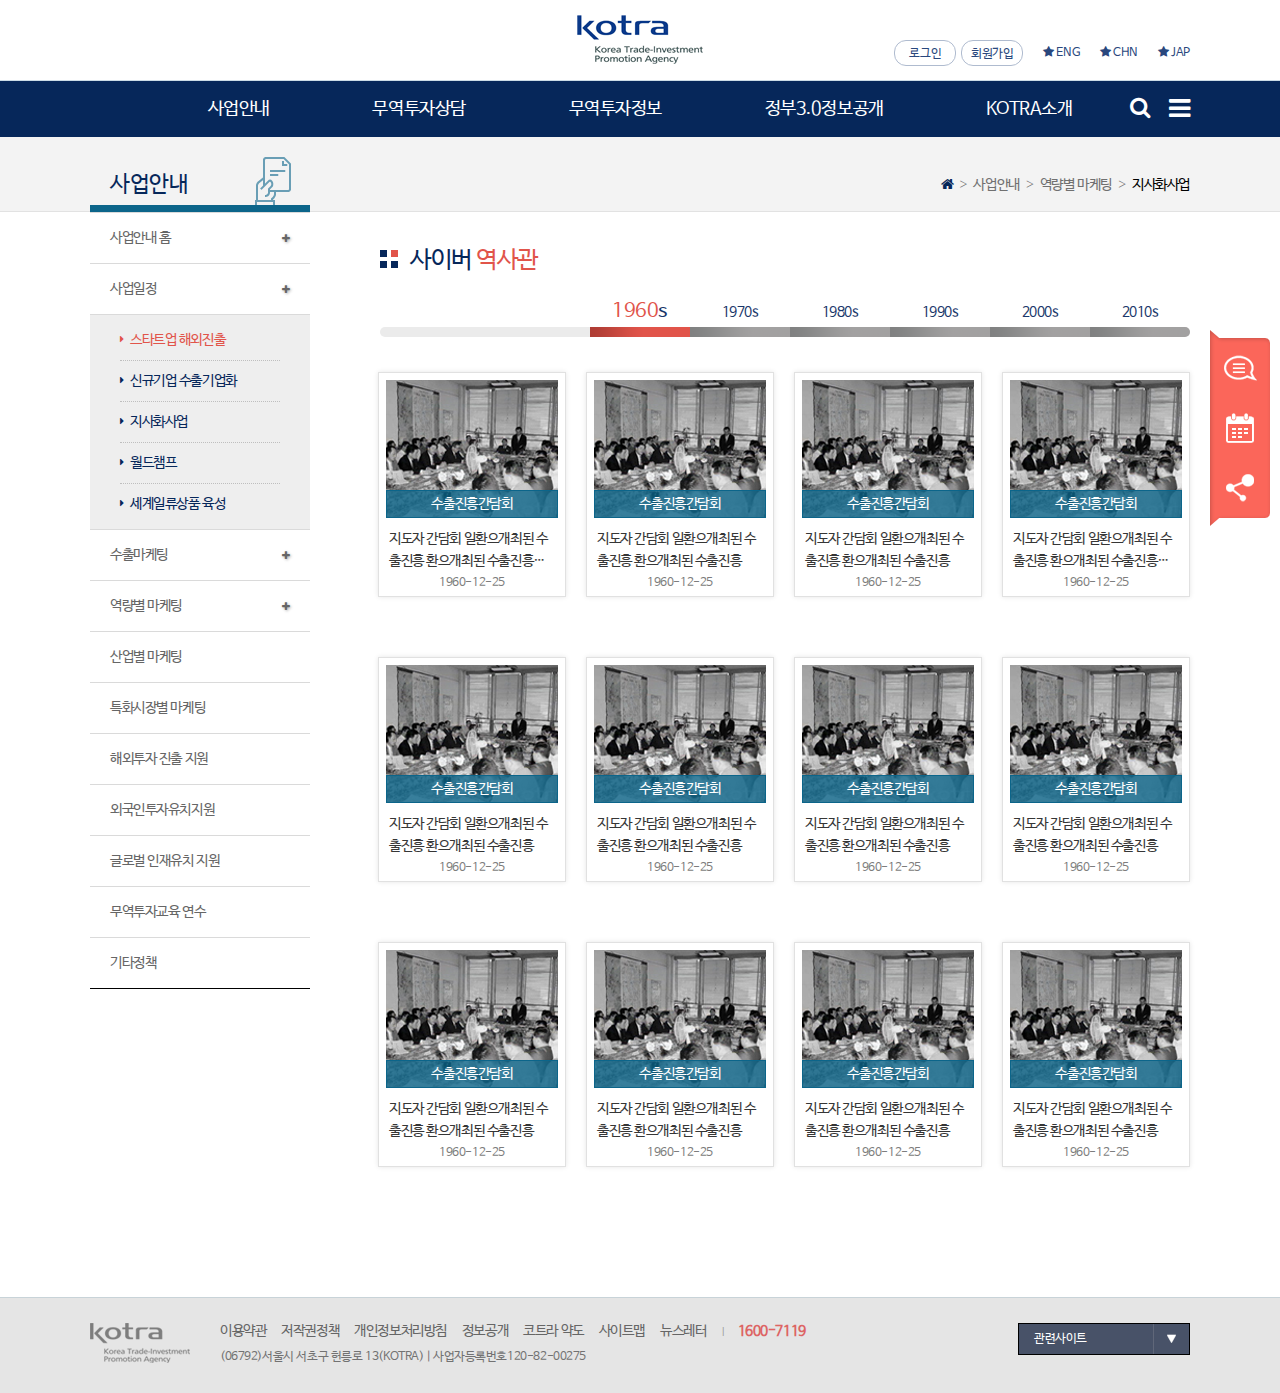
<file: html_kr/history.html>
<!DOCTYPE html>
<html lang="ko">
<head>
<meta charset="utf-8" />
<meta name="viewport" content="user-scalable=no, width=device-width, initial-scale=1, maximum-scale=1, minimum-scale=1" />
<meta http-equiv="X-UA-Compatible" content="IE=edge,chrome=1" />
<title>KOTRA</title>
<link rel="stylesheet" href="../css/style_kr.css" />
<!--[if lt IE 9]>
<script src="http://html5shim.googlecode.com/svn/trunk/html5.js"></script>
<script src="http://css3-mediaqueries-js.googlecode.com/svn/trunk/css3-mediaqueries.js"></script>
<![endif]-->
<script src="../js/jquery-1.9.1.min.js"></script>
<script src="../js/ui_pc.js" ></script>

</head>

<body>
<div id="wrapper">
    <div id="header">
        <div class="headTop">
            <div class="contents_box">
                <h1 class="logo"><a href="#">코트라</a></h1>    
                <div class="rightMenu">
                    <ul class="account">
                        <li><a href="#">로그인</a></li>
                        <li><a href="#">회원가입</a></li>
                    </ul>
                    <ul class="lan">
                        <li><a href="#"><i class="fa fa-star" aria-hidden="true"></i> ENG</a></li>
                        <li><a href="#"><i class="fa fa-star" aria-hidden="true"></i> CHN</a></li>
                        <li><a href="#"><i class="fa fa-star" aria-hidden="true"></i> JAP</a></li>
                    </ul>
                </div>
            </div>
        </div>
        <div class="headBottom sub_layout">
            <div class="contents_box">
                <div id="nav">
                    <ul class="clearfix">
                        <li><a href="#">사업안내</a></li>
                        <li><a href="#">무역투자상담</a></li>
                        <li><a href="#">무역투자정보</a></li>
                        <li><a href="#">정부3.0정보공개</a></li>
                        <li><a href="#">KOTRA소개</a></li>
                    </ul>
                </div>
                <div class="hamMenu">
                    <button><i class="fa fa-bars" aria-hidden="true"></i></button>
                </div>
                <div class="search">
                    <button><i class="fa fa-search" aria-hidden="true"></i></button>
                </div>
            </div>
        </div>
    </div>
    <div id="contents_wrapper">
        <div class="contents_box">
            <div id="menuLeft">
                <dl id="left_nav">
                    <dt>사업안내</dt>
                    <dd>
                        <a href="#">사업안내 홈</a>
                        <ul>
                            <li><a href="#">스타트업 해외진출</a></li>
                            <li><a href="#">신규기업 수출기업화</a></li>
                            <li><a href="#">지사화사업</a></li>
                            <li><a href="#">월드챔프</a></li>
                            <li><a href="#">세계일류상품 육성</a></li>
                        </ul>
                    </dd>
                    <dd>
                        <a href="#">사업일정</a>
                        <ul>
                            <li><a href="#" class="active">스타트업 해외진출</a></li> <!-- active 활성화 -->
                            <li><a href="#">신규기업 수출기업화</a></li>
                            <li><a href="#">지사화사업</a></li>
                            <li><a href="#">월드챔프</a></li>
                            <li><a href="#">세계일류상품 육성</a></li>
                        </ul>
                    </dd>
                    <dd>
                        <a href="#">수출마케팅</a>
                        <ul>
                            <li><a href="#">스타트업 해외진출</a></li>
                            <li><a href="#">신규기업 수출기업화</a></li>
                            <li><a href="#">지사화사업</a></li>
                            <li><a href="#">월드챔프</a></li>
                            <li><a href="#">세계일류상품 육성</a></li>
                        </ul>
                    </dd>
                    <dd>
                        <a href="#">역량별 마케팅</a>
                        <ul>
                            <li><a href="#">스타트업 해외진출</a></li>
                            <li><a href="#">신규기업 수출기업화</a></li>
                            <li><a href="#">지사화사업</a></li>
                            <li><a href="#">월드챔프</a></li>
                            <li><a href="#">세계일류상품 육성</a></li>
                        </ul>
                    </dd>
                    <dd><a href="#">산업별 마케팅</a></dd>
                    <dd><a href="#">특화시장별 마케팅</a></dd>
                    <dd><a href="#">해외투자 진출 지원</a></dd>
                    <dd><a href="#">외국인투자유치지원</a></dd>
                    <dd><a href="#">글로벌 인재유치 지원</a></dd>
                    <dd><a href="#">무역투자교육 연수</a></dd>
                    <dd><a href="#">기타정책</a></dd>
                </dl>
            </div>
            <div id="article_area">
                <p id="location">
                    <i class="fa fa-home" aria-hidden="true"></i> <span>&gt;</span> 사업안내 <span>&gt;</span> 역량별 마케팅 <span>&gt;</span> <b>지사화사업</b>
                </p>
                <div id="contents_wrap">
                    <!-- contnets -->
                    <div class="contents_header">
                        <h2>사이버 <span>역사관</span></h2>    
                    </div>
                    <div class="contents">
                        <div class="history_tab">
                            <ul class="clearfix">
                                <li class="active"><a href="#"><b>1960</b>s</a></li>
                                <li><a href="#"><b>1970</b>s</a></li>
                                <li><a href="#"><b>1980</b>s</a></li>
                                <li><a href="#"><b>1990</b>s</a></li>
                                <li><a href="#"><b>2000</b>s</a></li>
                                <li><a href="#"><b>2010</b>s</a></li>
                            </ul>
                        </div>
                        <div class="history_list">
                            <ul class="clearfix">
                                <li>
                                    <a href="#">
                                        <div class="thumbImg">
                                            <img src="../images/thumb/@img_history.jpg" alt="">
                                            <p class="title">수출진흥간담회</p>
                                        </div>
                                        <p class="summery">지도자 간담회 일환으개최된 수출진흥 환으개최된 수출진흥된 수출진흥 환으개최된 수 </p>
                                        <p class="date">1960-12-25</p>
                                    </a>
                                </li>
                                <li>
                                    <a href="#">
                                        <div class="thumbImg">
                                            <img src="../images/thumb/@img_history.jpg" alt="">
                                            <p class="title">수출진흥간담회</p>
                                        </div>
                                        <p class="summery">지도자 간담회 일환으개최된 수출진흥 환으개최된 수출진흥 </p>
                                        <p class="date">1960-12-25</p>
                                    </a>
                                </li>
                                <li>
                                    <a href="#">
                                        <div class="thumbImg">
                                            <img src="../images/thumb/@img_history.jpg" alt="">
                                            <p class="title">수출진흥간담회</p>
                                        </div>
                                        <p class="summery">지도자 간담회 일환으개최된 수출진흥 환으개최된 수출진흥 </p>
                                        <p class="date">1960-12-25</p>
                                    </a>
                                </li>
                                <li>
                                    <a href="#">
                                        <div class="thumbImg">
                                            <img src="../images/thumb/@img_history.jpg" alt="">
                                            <p class="title">수출진흥간담회</p>
                                        </div>
                                        <p class="summery">지도자 간담회 일환으개최된 수출진흥 환으개최된 수출진흥된 수출진흥 환으개최된 수 </p>
                                        <p class="date">1960-12-25</p>
                                    </a>
                                </li>
                                <li>
                                    <a href="#">
                                        <div class="thumbImg">
                                            <img src="../images/thumb/@img_history.jpg" alt="">
                                            <p class="title">수출진흥간담회</p>
                                        </div>
                                        <p class="summery">지도자 간담회 일환으개최된 수출진흥 환으개최된 수출진흥 </p>
                                        <p class="date">1960-12-25</p>
                                    </a>
                                </li>
                                <li>
                                    <a href="#">
                                        <div class="thumbImg">
                                            <img src="../images/thumb/@img_history.jpg" alt="">
                                            <p class="title">수출진흥간담회</p>
                                        </div>
                                        <p class="summery">지도자 간담회 일환으개최된 수출진흥 환으개최된 수출진흥 </p>
                                        <p class="date">1960-12-25</p>
                                    </a>
                                </li>
                                <li>
                                    <a href="#">
                                        <div class="thumbImg">
                                            <img src="../images/thumb/@img_history.jpg" alt="">
                                            <p class="title">수출진흥간담회</p>
                                        </div>
                                        <p class="summery">지도자 간담회 일환으개최된 수출진흥 환으개최된 수출진흥 </p>
                                        <p class="date">1960-12-25</p>
                                    </a>
                                </li>
                                <li>
                                    <a href="#">
                                        <div class="thumbImg">
                                            <img src="../images/thumb/@img_history.jpg" alt="">
                                            <p class="title">수출진흥간담회</p>
                                        </div>
                                        <p class="summery">지도자 간담회 일환으개최된 수출진흥 환으개최된 수출진흥 </p>
                                        <p class="date">1960-12-25</p>
                                    </a>
                                </li>
                                <li>
                                    <a href="#">
                                        <div class="thumbImg">
                                            <img src="../images/thumb/@img_history.jpg" alt="">
                                            <p class="title">수출진흥간담회</p>
                                        </div>
                                        <p class="summery">지도자 간담회 일환으개최된 수출진흥 환으개최된 수출진흥 </p>
                                        <p class="date">1960-12-25</p>
                                    </a>
                                </li>
                                <li>
                                    <a href="#">
                                        <div class="thumbImg">
                                            <img src="../images/thumb/@img_history.jpg" alt="">
                                            <p class="title">수출진흥간담회</p>
                                        </div>
                                        <p class="summery">지도자 간담회 일환으개최된 수출진흥 환으개최된 수출진흥 </p>
                                        <p class="date">1960-12-25</p>
                                    </a>
                                </li>
                                <li>
                                    <a href="#">
                                        <div class="thumbImg">
                                            <img src="../images/thumb/@img_history.jpg" alt="">
                                            <p class="title">수출진흥간담회</p>
                                        </div>
                                        <p class="summery">지도자 간담회 일환으개최된 수출진흥 환으개최된 수출진흥 </p>
                                        <p class="date">1960-12-25</p>
                                    </a>
                                </li>
                                <li>
                                    <a href="#">
                                        <div class="thumbImg">
                                            <img src="../images/thumb/@img_history.jpg" alt="">
                                            <p class="title">수출진흥간담회</p>
                                        </div>
                                        <p class="summery">지도자 간담회 일환으개최된 수출진흥 환으개최된 수출진흥 </p>
                                        <p class="date">1960-12-25</p>
                                    </a>
                                </li>
                            </ul>
                            
                        </div>
                        <div class="historyCon">
                            <ul>
                                <li>
                                    <div class="imgArea">
                                        <div class="imgBox"><img src="../images/thumb/@img_history_con.jpg" alt=""></div>
                                    </div>
                                    <div class="textArea">
                                        <dl>
                                            <dt>1111전자상거래 수출 전략 종합 설명회</dt>
                                            <dd>조환익 KOTRA 사장은 14일 오후 1시 본사에서 신웅식 변호사(신신법률사무소 대표)를 법률 자문위원으로 위촉하고 '해외건설 법률자문서비스'를 실시한다고 밝혔다. 법률자문위원으로 위촉된 신웅식 변호사는 신신법률사무소 대표로 중앙건설분쟁조정위원회 부위원장을 3년간 역임했으며, 십여 년간 파리의 국제상공회의소(ICC) 및 인도중재원(ICA)의 법률 중재 업무를 담당한 바 있고, 쥬베일 항만공사, 리비아 대수로공사, 사우디 담맘(Dammam) 담수화 공장 프로젝트의 법률자문을 맡은 바 있다. </dd>
                                            <dd class="date">1996-12-25</dd>
                                        </dl>
                                        
                                    </div>
                                </li>
                                <li>
                                    <div class="imgArea">
                                        <div class="imgBox"><img src="../images/thumb/@img_history_con.jpg" alt=""></div>
                                    </div>
                                    <div class="textArea">
                                        <dl>
                                            <dt>2222전자상거래 수출 전략 종합 설명회</dt>
                                            <dd>조환익 KOTRA 사장은 14일 오후 1시 본사에서 신웅식 변호사(신신법률사무소 대표)를 법률 자문위원으로 위촉하고 '해외건설 법률자문서비스'를 실시한다고 밝혔다. 법률자문위원으로 위촉된 신웅식 변호사는 신신법률사무소 대표로 중앙건설분쟁조정위원회 부위원장을 3년간 역임했조환익 KOTRA 사장은 14일 오후 1시 본사에서 신웅식 변호사(신신법률사무소 대표)를 법률 자문위원으로 위촉하고 '해외건설 법률자문서비스'를 실시한다고 밝혔다. 법률자문위원으로 위촉된 신웅식 변호사는 신신법률사무소 대표로 중앙건설분쟁조정위원회 부위원장을 3년간 역임했으며, 십여 년간 파리의 국제상공회의소(ICC) 및 인도중재원(ICA)의 법률 중재 업무를 담당한 바 있고, 쥬베일 항만공사, 리비아 대수로공사, 사우디 담맘(Dammam) 담수화 공장 프로젝트의 법률자문을 맡은 바 있다. 으며, 십여 년간 파리의 국제상공회의소(ICC) 및 인도중재원(ICA)의 법률 중재 업무를 담당한 바 있고, 쥬베일 항만공사, 리비아 대수로공사, 사우디 담맘(Dammam) 담수화 공장 프로젝트의 법률자문을 맡은 바 있다. </dd>
                                            <dd class="date">1996-12-25</dd>
                                        </dl>
                                        
                                    </div>
                                </li>
                                <li>
                                    <div class="imgArea">
                                        <div class="imgBox"><img src="../images/thumb/@img_history_con1.jpg" alt=""></div>
                                    </div>
                                    <div class="textArea">
                                        <dl>
                                            <dt>3333전자상거래 수출 전략 종합 설명회</dt>
                                            <dd>조환익 KOTRA 사장은 14일 오후 1시 본사에서 신웅식 변호사(신신법률사무소 대표)를 법률 자문위원으로 위촉하고 '해외건설 법률자문서비스'를 실시한다고 밝혔다. 법률자문위원으로 위촉된 신웅식 변호사는 신신법률사무소 대표로 중앙건설분쟁조정위원회 부위원장을 3년간 역임했으며, 십여 년간 파리의 국제상공회의소(ICC) 및 인도중재원(ICA)의 법률 중재 업무를 담당한 바 있고, 쥬베일 항만공사, 리비아 대수로공사, 사우디 담맘(Dammam) 담수화 공장 프로젝트의 법률자문을 맡은 바 있다. </dd>
                                            <dd class="date">1996-12-25</dd>
                                        </dl>
                                        
                                    </div>
                                </li>
                                <li>
                                    <div class="imgArea">
                                        <div class="imgBox"><img src="../images/thumb/@img_history_con.jpg" alt=""></div>
                                    </div>
                                    <div class="textArea">
                                        <dl>
                                            <dt>4444전자상거래 수출 전략 종합 설명회</dt>
                                            <dd>조환익 KOTRA 사장은 14일 오후 1시 본사에서 신웅식 변호사(신신법률사무소 대표)를 법률 자문위원으로 위촉하고 '해외건설 법률자문서비스'를 실시한다고 밝혔다. 법률자문위원으로 위촉된 신웅식 변호사는 신신법률사무소 대표로 중앙건설분쟁조정위원회 부위원장을 3년간 역임했으며, 십여 년간 파리의 국제상공회의소(ICC) 및 인도중재원(ICA)의 법률 중재 업무를 담당한 바 있고, 쥬베일 항만공사, 리비아 대수로공사, 사우디 담맘(Dammam) 담수화 공장 프로젝트의 법률자문을 맡은 바 있다. </dd>
                                            <dd class="date">1996-12-25</dd>
                                        </dl>
                                        
                                    </div>
                                </li>
                            </ul>
                            <p class="control">
                                <span class="prev"></span>
                                <span class="next"></span>
                            </p>
                            <button class="close" type="button">닫기</button>
                        </div>
                    </div>
                    <!-- //contnets -->
                    <ul class="quick_menu">
                        <li class="menu01"><a href="#">온라인상담</a></li>
                        <li class="menu02"><a href="#">사업안내</a></li>
                        <li class="menu03">
                            <a href="#">공유하기</a>
                            <ul>
                                <li class="menu_sub01"><a href="#">프린터</a></li>
                                <li class="menu_sub02"><a href="#">페이스북</a></li>
                                <li class="menu_sub03"><a href="#">트위터</a></li>
                            </ul>
                        </li>
                    </ul>
                </div>
            </div>
        </div>
    </div>
    <div id="footer">
        <div class="contents_box">
            <div class="footer_con clearfix">
                <p class="logo_bottom"><img src="../images/kr/img_logo_bottom_sub.png" alt="kotra"></p>
                <ul class="footMenu clearfix">
                    <li><a href="#">이용약관</a></li>
                    <li><a href="#">저작권정책</a></li>
                    <li><a href="#">개인정보처리방침</a></li>
                    <li><a href="#">정보공개</a></li>
                    <li><a href="#">코트라 약도</a></li>
                    <li><a href="#">사이트맵</a></li>
                    <li><a href="#">뉴스레터</a></li>
                    <li><em>|</em> <span class="call">1600-7119</span></li>
                </ul>
                <p class="copy">(06792)서울시 서초구 헌릉로 13(KOTRA) | 사업자등록번호120-82-00275</p>
                <div class="family_link">
                    <p class="select_link"><a href="#">관련사이트</a></p>
                    <ul class="link_list">
                        <li><a href="#">관련사이트 1</a></li>
                        <li><a href="#">관련사이트 2</a></li>
                        <li><a href="#">관련사이트 3</a></li>
                        <li><a href="#">관련사이트 4</a></li>
                    </ul>
                </div>
            </div>
        </div>
    </div>
</div>
<script src="../js/jquery.bxslider.min.js"></script>
<script>
    $(document).ready(function () {
        $('.history_list li a').on('click',function(){
            var hisrotyNum = $('.history_list li a').index(this)
            $('.historyCon').show();
            slider.reloadSlider();
            slider.goToSlide(hisrotyNum);
            return false;
        })
        $('.historyCon .close').on('click',function(){
            slider.destroySlider();
            $('.historyCon').hide();
            return false;
        })
        slider = $('.historyCon ul').bxSlider({
                auto:false,
                useCSS: false,
                pager:false,
                controls:true,
                speed:0,
                pause:4000,
                infiniteLoop:false,
                adaptiveHeight:true,
                adaptiveHeightSpeed:0,
                moveSlides: 1,
                oneToOneTouch:false,
                nextSelector:$('.historyCon .control .next'),
                prevSelector:$('.historyCon .control .prev'),
            });
    });
</script>
</body>
</html>
</file>
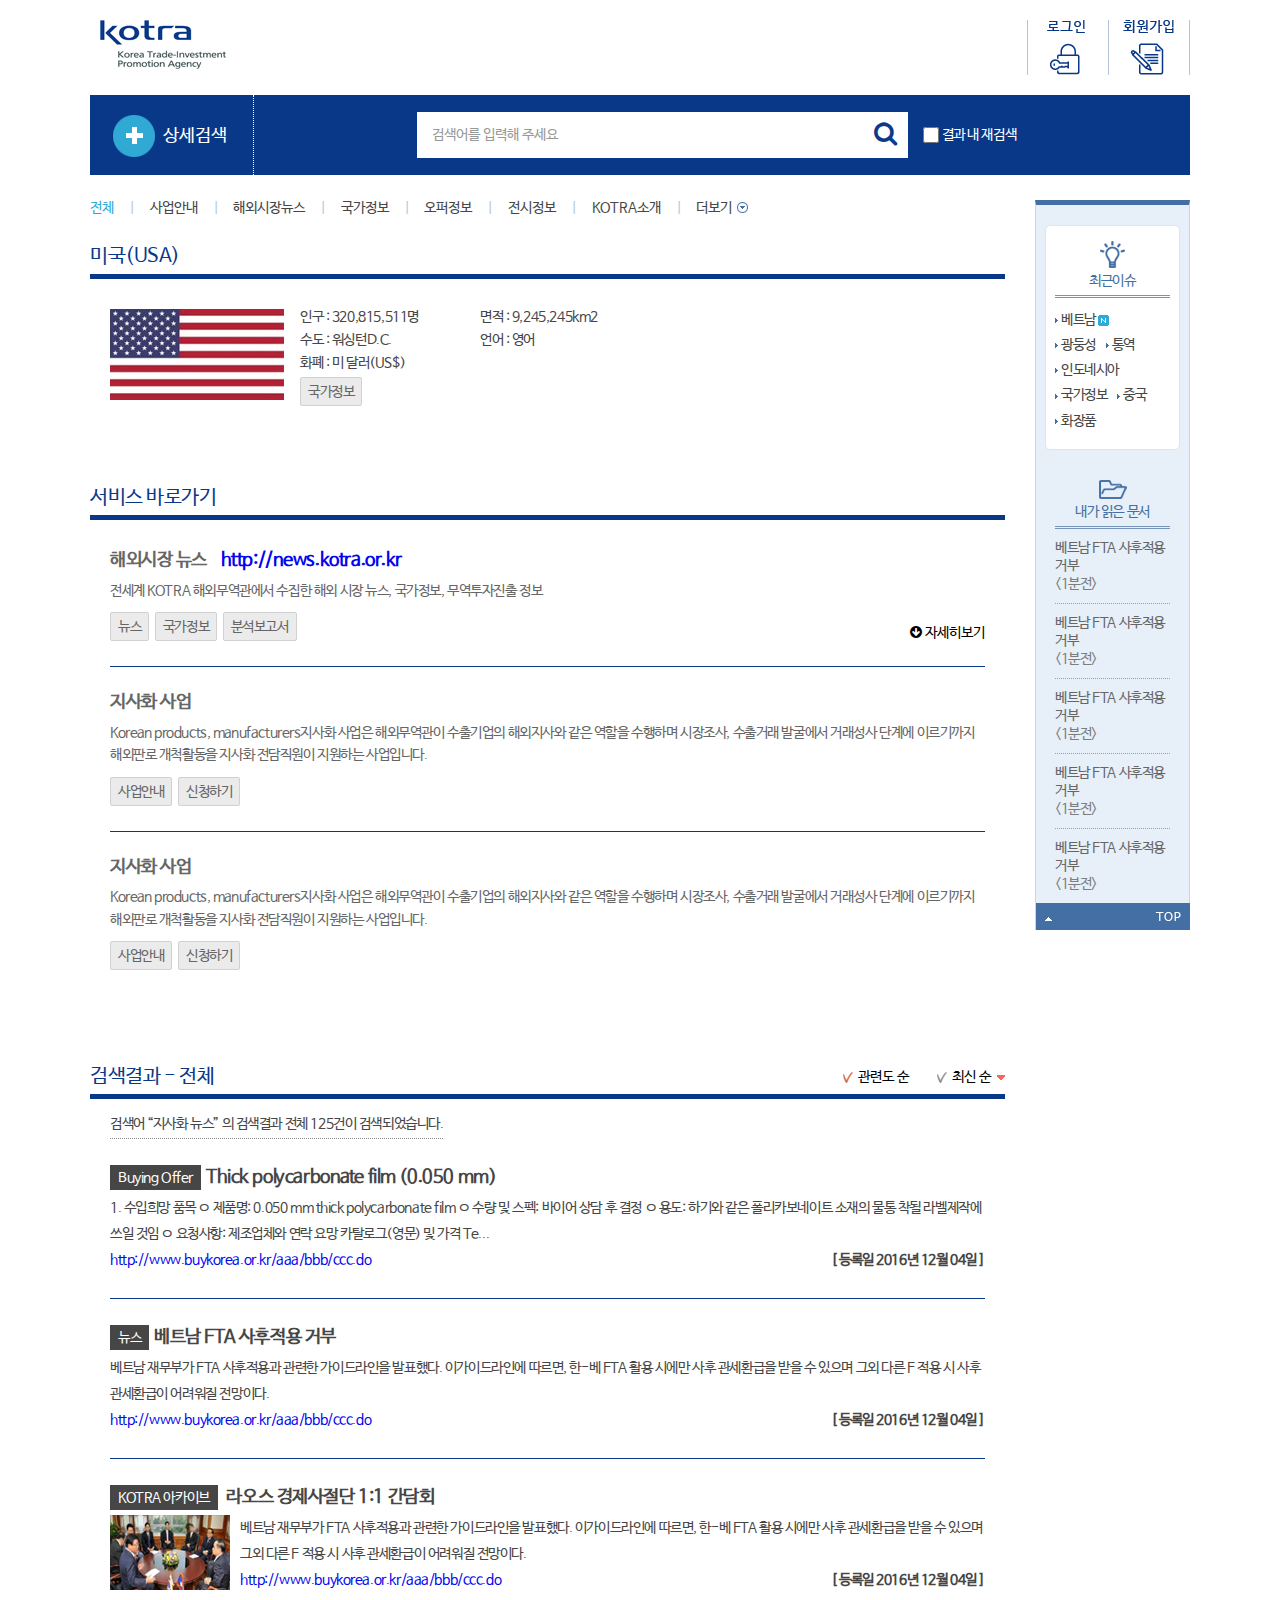
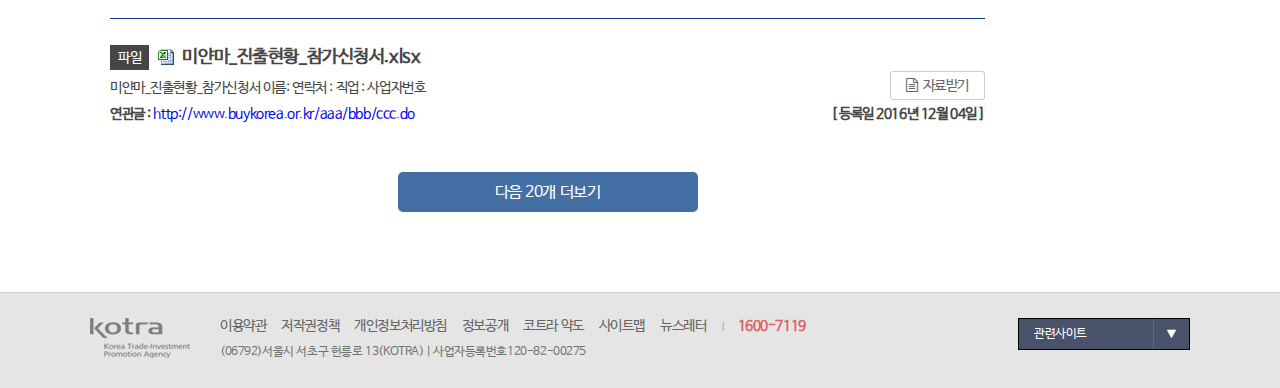
<file: html_kr/search.html>
<!DOCTYPE html>
<html lang="ko">
<head>
<meta charset="utf-8" />
<meta name="viewport" content="user-scalable=no, width=device-width, initial-scale=1, maximum-scale=1, minimum-scale=1" />
<meta http-equiv="X-UA-Compatible" content="IE=edge,chrome=1" />
<title>KOTRA</title>
<link rel="stylesheet" href="../css/style_kr.css" />
<!--[if lt IE 9]>
<script src="http://html5shim.googlecode.com/svn/trunk/html5.js"></script>
<script src="http://css3-mediaqueries-js.googlecode.com/svn/trunk/css3-mediaqueries.js"></script>
<![endif]-->
<script src="../js/jquery-1.9.1.min.js"></script>
<script src="../js/ui_pc.js" ></script>

</head>

<body>
<div id="wrapper">
    <div id="searchHeader">
        <div class="headTop">
            <div class="contents_box">
                <h1 class="logo"><a href="#">코트라</a></h1>    
                <div class="rightMenu">
                    <ul class="account">
                        <li><a href="#"><img src="../images/kr/img_search_login.png" alt="로그인"></a></li>
                        <li><a href="#"><img src="../images/kr/img_search_join.png" alt="회원가입"></a></li>
                    </ul>
                </div>
            </div>
        </div>
    </div>
    <div id="search_wrapper">
        <div class="contents_box">
            <div class="searchArea">
                <p class="detail"><button>상세검색</button></p>
                <p class="search_line"><input type="text" placeholder="검색어를 입력해 주세요"><button><i class="fa fa-search" aria-hidden="true"></i></button></p>
                <p class="check_search"><input type="checkbox"> <label for="">결과 내 재검색</label></p>
            </div>
            <div class="searchDetail"><!-- 상세검색 -->
                <div class="overay"></div>
                <div class="detailSearch_area">
                    <div class="contents_box">
                        <h2>상세검색</h2>
                        <div class="search_form">
                            <ul>
                                <li>
                                    <span class="title"><i class="fa fa-star" aria-hidden="true"></i> 검색범위</span>
                                    <input type="checkbox"> <label for="">전체</label>
                                    <input type="checkbox"> <label for="">제목</label>
                                    <input type="checkbox"> <label for="">본문</label>
                                    <input type="checkbox"> <label for="">파일</label>
                                </li>
                                <li>
                                    <span class="title"><i class="fa fa-star" aria-hidden="true"></i> 검색어</span>
                                    <input type="text">
                                </li>
                                <li>
                                    <span class="title"><i class="fa fa-star" aria-hidden="true"></i> 지역/국가</span>
                                    <select name="" id="">
                                        <option value="">지역전체</option>
                                    </select>
                                    <select name="" id="">
                                        <option value="">국가전체</option>
                                    </select>
                                    <select name="" id="">
                                        <option value="">무역관전체</option>
                                    </select>
                                </li>
                                <li>
                                    <span class="title"><i class="fa fa-star" aria-hidden="true"></i> 상품코드</span>
                                    <select name="" id="">
                                        <option value="">지역전체</option>
                                    </select>
                                    <input type="text" style="width:168px">
                                    <button class="btn_default">코드찾기</button>
                                </li>
                                <li>
                                    <span class="title"><i class="fa fa-star" aria-hidden="true"></i> 등록일</span>
                                    <input type="text">
                                    <button class="callender"><img src="../images/kr/ico_callender.png" alt=""></button>
                                    <img src="../images/kr/img_wave.png" alt="">
                                    <input type="text">
                                    <button class="callender"><img src="../images/kr/ico_callender.png" alt=""></button>
                                </li>
                                <li>
                                    <span class="title"><i class="fa fa-star" aria-hidden="true"></i> 신청기간</span>
                                    <input type="text">
                                    <button class="callender"><img src="../images/kr/ico_callender.png" alt=""></button>
                                    <img src="../images/kr/img_wave.png" alt="">
                                    <input type="text">
                                    <button class="callender"><img src="../images/kr/ico_callender.png" alt=""></button>
                                </li>
                                <li>
                                    <span class="title"><i class="fa fa-star" aria-hidden="true"></i> 개최기간</span>
                                    <input type="text">
                                    <button class="callender"><img src="../images/kr/ico_callender.png" alt=""></button>
                                    <img src="../images/kr/img_wave.png" alt="">
                                    <input type="text">
                                    <button class="callender"><img src="../images/kr/ico_callender.png" alt=""></button>
                                </li>
                                <li>
                                    <span class="title"><i class="fa fa-star" aria-hidden="true"></i> 주제</span>
                                    <input type="checkbox"> <label for="">사업안내</label>
                                    <input type="checkbox"> <label for="">무역</label>
                                    <input type="checkbox"> <label for="">투자</label>
                                    <input type="checkbox"> <label for="">인재유치</label>
                                    <input type="checkbox"> <label for="">고객참여</label>
                                    <input type="checkbox"> <label for="">KOTRA소개</label>
                                </li>
                            </ul>
                            <p class="btn_line"><button class="confirm">검색 <i class="fa fa-search" aria-hidden="true"></i></button><button>초기화</button></p>
                        </div>
                        <p class="btn_close"><button><img src="../images/kr/btn_close_white.png" alt="닫기"></button></p>
                    </div>
                </div>
            </div><!-- //상세검색 -->
        </div>
        <div class="contents_box">
            <div class="search_container clearfix">
                <div class="searchResult_area">
                    <div class="category">
                        <ul class="clearfix">
                            <li class="active"><button>전체</button></li>
                            <li><button>사업안내</button></li>
                            <li><button>해외시장뉴스</button></li>
                            <li><button>국가정보</button></li>
                            <li><button>오퍼정보</button></li>
                            <li><button>전시정보</button></li>
                            <li><button>KOTRA소개</button></li>
                            <li class="btn_more"><button>더보기</button></li>
                            <li><button>무역자료</button></li>
                            <li><button>방산정보</button></li>
                            <li><button>상품정보</button></li>
                            <li><button>외국인투자유치</button></li>
                            <li><button>해외진출지원</button></li>
                            <li><button>인재유치</button></li>
                            <li><button>FAQ</button></li>
                            <li><button>Q&amp;A</button></li>
                            <li><button>이미지/동영상</button></li>
                            <li><button>해외기업정보</button></li>
                            <li><button>네이버</button></li>
                            <li><button>구글</button></li>
                        </ul>
                    </div>
                    <h2 class="hide">검색결과</h2>
                    <div class="searchResult">
                        <h3>미국(USA)</h3>
                        <div class="resultCon">
                            <div class="nation">
                                <p class="flag"><img src="../images/thumb/@img_usa.jpg" alt=""></p>
                                <ul class="clearfix">
                                    <li>인구 : 320,815,511명</li>
                                    <li>면적 : 9,245,245km2</li>
                                    <li>수도 : 워싱턴D.C.</li>
                                    <li>언어 : 영어</li>
                                    <li>화폐 : 미 달러(US$)</li>
                                </ul>
                                <p class="info"><a href="#" class="btn_default">국가정보</a></p>
                            </div>
                        </div>
                    </div>
                    <div class="searchResult">
                        <h3>서비스 바로가기</h3>
                        <div class="resultCon">
                            <div class="service_block">
                                <div class="service_info">
                                    <h4><a href="#" class="tit">해외시장 뉴스</a> <a href="#" class="link">http://news.kotra.or.kr</a></h4>
                                    <p class="summery"><a href="#">전세계 KOTRA 해외무역관에서 수집한 해외 시장 뉴스, 국가정보, 무역투자진출 정보</a></p>
                                    <p class="link">
                                        <a href="#" class="btn_default">뉴스</a>
                                        <a href="#" class="btn_default">국가정보</a>
                                        <a href="#" class="btn_default">분석보고서</a>
                                    </p>
                                    <p class="openDetail"><button><i class="fa fa-arrow-circle-down" aria-hidden="true"></i> 자세히보기</button></p>
                                </div>
                                <div class="service_detail">
                                    <ul class="list">
                                        <li><a href="#" class="btn_default">뉴스</a> - 전 세계 경제, 산업, 통산, 투자 뉴스를 신속하고 생생하게!!</li>
                                        <li><a href="#" class="btn_default">국가정보</a> - 국가별 비즈니스 정보를 총망라한 KOTRA 국가정보</li>
                                        <li><a href="#" class="btn_default">분석보고서</a> - KOTRA가 분석하는 주요 통상·산업 이슈별 보고서</li>
                                    </ul>
                                    <div class="help clearfix">
                                        <p class="origin">참고자료 - ITC Trade Map 이용 가이드라인.pdf</p>
                                        <p class="down"><a href="#" class="btn_down"><i class="fa fa-file-text-o" aria-hidden="true"></i> 자료받기</a></p>
                                    </div>
                                    <p class="close"><button>닫기</button></p>
                                </div>
                            </div>
                            <div class="service_block">
                               <div class="service_info">
                                    <h4><a href="#" class="tit">지사화 사업</a></h4>
                                    <p class="summery"><a href="#">Korean products, manufacturers지사화 사업은 해외무역관이 수출기업의 해외지사와 같은 역할을 수행하며 시장조사, 수출거래  발굴에서 거래성사 단계에 이르기까지 해외판로 개척활동을 지사화 전담직원이 지원하는 사업입니다.</a></p>
                                    <p class="link">
                                        <a href="#" class="btn_default">사업안내</a>
                                        <a href="#" class="btn_default">신청하기</a>
                                    </p>
                                </div>
                            </div>
                            <div class="service_block">
                               <div class="service_info">
                                    <h4><a href="#" class="tit">지사화 사업</a></h4>
                                    <p class="summery"><a href="#">Korean products, manufacturers지사화 사업은 해외무역관이 수출기업의 해외지사와 같은 역할을 수행하며 시장조사, 수출거래  발굴에서 거래성사 단계에 이르기까지 해외판로 개척활동을 지사화 전담직원이 지원하는 사업입니다.</a></p>
                                    <p class="link">
                                        <a href="#" class="btn_default">사업안내</a>
                                        <a href="#" class="btn_default">신청하기</a>
                                    </p>
                                </div>
                            </div>
                        </div>
                    </div>
                    <div class="searchResult">
                        <h3>검색결과 - 전체</h3>
                        <p class="sortView">
                            <button class="active">관련도 순</button>
                            <button>최신 순 <img src="../images/kr/ico_arrowDown.png" alt=""></button>
                        </p>
                        <div class="resultCon">
                            <p class="result_num">검색어 “지사화 뉴스” 의 검색결과 전체 125건이 검색되었습니다.</p>
                            <div class="resultList">
                                <dl class="result">
                                    <dt><span class="cate">Buying Offer</span>Thick polycarbonate film (0.050 mm)</dt>
                                    <dd class="summery">
                                        1. 수입희망 품목  ㅇ 제품명: 0.050 mm thick polycarbonate film  ㅇ 수량 및 스펙: 바이어 상담 후 결정   ㅇ 용도: 하기와 같은 폴리카보네이트 소재의 물통 착될 라벨제작에 쓰일 것임  ㅇ 요청사항: 제조업체와 연락 요망 카탈로그(영문) 및 가격 Te...
                                    </dd>
                                    <dd class="date">[ 등록일 2016년 12월 04일 ]</dd>
                                    <dd class="url"><a href="#">http://www.buykorea.or.kr/aaa/bbb/ccc.do</a></dd>
                                </dl>
                                <dl class="result">
                                    <dt><span class="cate">뉴스</span>베트남 FTA 사후적용 거부</dt>
                                    <dd class="summery">
                                        베트남 재무부가 FTA 사후적용과 관련한 가이드라인을 발표했다. 이가이드라인에 따르면, 한-베 FTA 활용 시에만 사후 관세환급을 받을 수 있으며 그외 다른 F 
    적용 시 사후 관세환급이 어려워질 전망이다.
                                    </dd>
                                    <dd class="date">[ 등록일 2016년 12월 04일 ]</dd>
                                    <dd class="url"><a href="#">http://www.buykorea.or.kr/aaa/bbb/ccc.do</a></dd>
                                </dl>
                                <dl class="result">
                                    <dt><span class="cate">KOTRA 아카이브</span> 라오스 경제사절단 1:1 간담회</dt>
                                    <dd class="thumb"><img src="../images/thumb/@img_search.jpg" alt=""></dd>
                                    <dd class="summery">
                                        베트남 재무부가 FTA 사후적용과 관련한 가이드라인을 발표했다. 이가이드라인에 따르면, 한-베 FTA 활용 시에만 사후 관세환급을 받을 수 있으며 그외 다른 F 
    적용 시 사후 관세환급이 어려워질 전망이다.
                                    </dd>
                                    <dd class="date">[ 등록일 2016년 12월 04일 ]</dd>
                                    <dd class="url"><a href="#">http://www.buykorea.or.kr/aaa/bbb/ccc.do</a></dd>

                                </dl>
                                <dl class="result">
                                    <dt><span class="cate">파일</span> <img src="../images/kr/ico_exel.png" alt=""> 미얀마_진출현황_참가신청서.xlsx</dt>
                                    <dd class="summery">
                                        미얀마_진출현황_참가신청서 이름: 연락처 : 직업 : 사업자번호
                                    </dd>
                                    <dd class="date">[ 등록일 2016년 12월 04일 ]</dd>
                                    <dd class="url">연관글 : <a href="#">http://www.buykorea.or.kr/aaa/bbb/ccc.do</a></dd>
                                    <dd class="down"><a href="#" class="btn_down"><i class="fa fa-file-text-o" aria-hidden="true"></i> 자료받기</a></dd>
                                </dl>
                            </div>
                            <p class="viewMore"><a href="#">다음 20개 더보기</a></p>
                        </div>

                    </div>

                </div>
                <div class="searchRight">
                    <div class="righ_contents">
                        <dl class="issue">
                            <dt>최근이슈</dt>
                            <dd>
                                <ul class="clearfix">
                                    <li><a href="#">베트남</a> <img src="../images/kr/ico_new.png" alt="new"></li>
                                    <li><a href="#">광둥성</a></li>
                                    <li><a href="#">통역</a></li>
                                    <li><a href="#">인도네시아</a></li>
                                    <li><a href="#">국가정보</a></li>
                                    <li><a href="#">중국</a></li>
                                    <li><a href="#">화장품</a></li>
                                </ul>
                            </dd>
                        </dl>
                        <dl class="myDocument">
                            <dt>내가 읽은 문서</dt>
                            <dd>
                                <ul>
                                    <li>
                                        <p><a href="#">베트남 FTA 사후적용 거부</a></p>
                                        <p class="time">&lt;1분전&gt;</p>
                                    </li>
                                    <li>
                                        <p><a href="#">베트남 FTA 사후적용 거부</a></p>
                                        <p class="time">&lt;1분전&gt;</p>
                                    </li>
                                    <li>
                                        <p><a href="#">베트남 FTA 사후적용 거부</a></p>
                                        <p class="time">&lt;1분전&gt;</p>
                                    </li>
                                    <li>
                                        <p><a href="#">베트남 FTA 사후적용 거부</a></p>
                                        <p class="time">&lt;1분전&gt;</p>
                                    </li>
                                    <li>
                                        <p><a href="#">베트남 FTA 사후적용 거부</a></p>
                                        <p class="time">&lt;1분전&gt;</p>
                                    </li>
                                </ul>
                            </dd>
                        </dl>
                        <p class="btn_top"><a href="#"><img src="../images/kr/btn_top.png" alt="top"></a></p>
                    </div>
                </div>
            </div>
        </div>
    </div>
    <div id="footer">
        <div class="contents_box">
            <div class="footer_con clearfix">
                <p class="logo_bottom"><img src="../images/kr/img_logo_bottom_sub.png" alt="kotra"></p>
                <ul class="footMenu clearfix">
                    <li><a href="#">이용약관</a></li>
                    <li><a href="#">저작권정책</a></li>
                    <li><a href="#">개인정보처리방침</a></li>
                    <li><a href="#">정보공개</a></li>
                    <li><a href="#">코트라 약도</a></li>
                    <li><a href="#">사이트맵</a></li>
                    <li><a href="#">뉴스레터</a></li>
                    <li><em>|</em> <span class="call">1600-7119</span></li>
                </ul>
                <p class="copy">(06792)서울시 서초구 헌릉로 13(KOTRA) | 사업자등록번호120-82-00275</p>
                <div class="family_link">
                    <p class="select_link"><a href="#">관련사이트</a></p>
                    <ul class="link_list">
                        <li><a href="#">관련사이트 1</a></li>
                        <li><a href="#">관련사이트 2</a></li>
                        <li><a href="#">관련사이트 3</a></li>
                        <li><a href="#">관련사이트 4</a></li>
                    </ul>
                </div>
            </div>
        </div>
    </div>

    <!-- 결과 미리보기 -->
    <div id="preview_area">
        <div class="preview_contents">
            <div class="preViewCon">
                <p class="tag">해외시장뉴스</p>
                <h5 class="tit">중국 술의 자존심 '바이지우', 젊은 감각으로 화려한 변신</h5>
                <div class="etc-list cf">
                    <span>2016-12-14</span>
                    <span>박효민</span>
                    <span>중국</span>
                    <span>항저우무역관</span>
                </div>
                <div class="news_contents">
                    <p>- 저도수·저용량·저가격 전략, 현대적인 감각의 디자인과 제품 개발 등으로 젊은 층 공략</p>
                    <p>- 온라인 판매를 통한 유통망 확보 및 고량주 투어 등 여행상품과 함께 엮어 시너지 효과 –</p>
                    <p>□ 중국 주류산업의 현황</p>
                    <p>ㅇ 2016년 중국의 총 주류 판매 예상액은 1조479억 위안으로 전년보다 약 9% 증가할 것이며, 안정적인 성장을 계속할 전망</p>
                    <p>- 2017년에는 1조 위안에 달할 것으로 예상</p>
                    <p>- 저도수·저용량·저가격 전략, 현대적인 감각의 디자인과 제품 개발 등으로 젊은 층 공략</p>
                    <p>- 온라인 판매를 통한 유통망 확보 및 고량주 투어 등 여행상품과 함께 엮어 시너지 효과 –</p>
                    <p>□ 중국 주류산업의 현황</p>
                    <p>ㅇ 2016년 중국의 총 주류 판매 예상액은 1조479억 위안으로 전년보다 약 9% 증가할 것이며, 안정적인 성장을 계속할 전망</p>
                </div>
            </div>
            <div class="infoMore">
                <h4>이 정보를 본 사람들이 많이 본 다른 정보</h4>
                <div class="infoList">
                    <ul>
                        <li>
                            <span class="tag">뉴스</span> <a href="#">베트남 FTA 사후적용 거부</a> <span class="date">2016-10-03</span>
                        </li>
                        <li>
                            <span class="tag">Buying Offer</span> <a href="#">베트남 FTA 사후적용 거부</a> <span class="date">2016-10-03</span>
                        </li>
                        <li>
                            <span class="tag">지원사업 참가안내</span> <a href="#">자동차 왁스 (코팅) </a> <span class="date">2016-10-03</span>
                        </li>
                        <li>
                            <span class="tag">투자 뉴스</span> <a href="#">특허청, 제4차 산업혁명 대응 지재권 보호를 위한  효과적 법적대응 방법특허청, 제4차 산업혁명 대응 지재권 보호를 위한  효과적 법적대응</a> <span class="date">2016-10-03</span>
                        </li>
                        <li>
                            <span class="tag">상품 DB</span> <a href="#">베트남 FTA 사후적용 거부</a> <span class="date">2016-10-03</span>
                        </li>
                    </ul>
                    <p class="go">
                        해당 자료는 색인된 자료입니다. <br>자세한 정보를 위해서 바로가기를 클릭해주세요<br>
                        <a href="#">바로가기</a>
                    </p>
                </div>
            </div>
            <p class="btn_close"><button><img src="../images/kr/btn_close_gray.png" alt=""></button></p>
        </div>
    </div>
</div>
<!-- //결과 미리보기 -->
<script>
    $(document).ready(function(){
        $('.searchArea .detail button').on('click',function(){
            $('.searchDetail').show();
            return false;
        })
        $('.searchDetail .btn_close button').on('click',function(){
            $('.searchDetail').hide();
            return false;
        })
        $('.category .btn_more button').on('click',function(){
            $(this).parent().parent().css({height:'auto'})
            return false;
        })
        $('.service_info .openDetail button').on('click',function(){
            $(this).parent().parent().next().slideDown()
            return false;
        })
        $('.service_detail .close button').on('click',function(){
            $(this).parent().parent().slideUp()
            return false;
        })
        $('.service_block h4 a.tit').on('click',function(){
            $('#preview_area').show();
            return false;
        })
        $('.preview_contents .btn_close').on('click',function(){
            $('#preview_area').hide();
            return false;
        })
    })
</script>
</body>
</html>
</file>
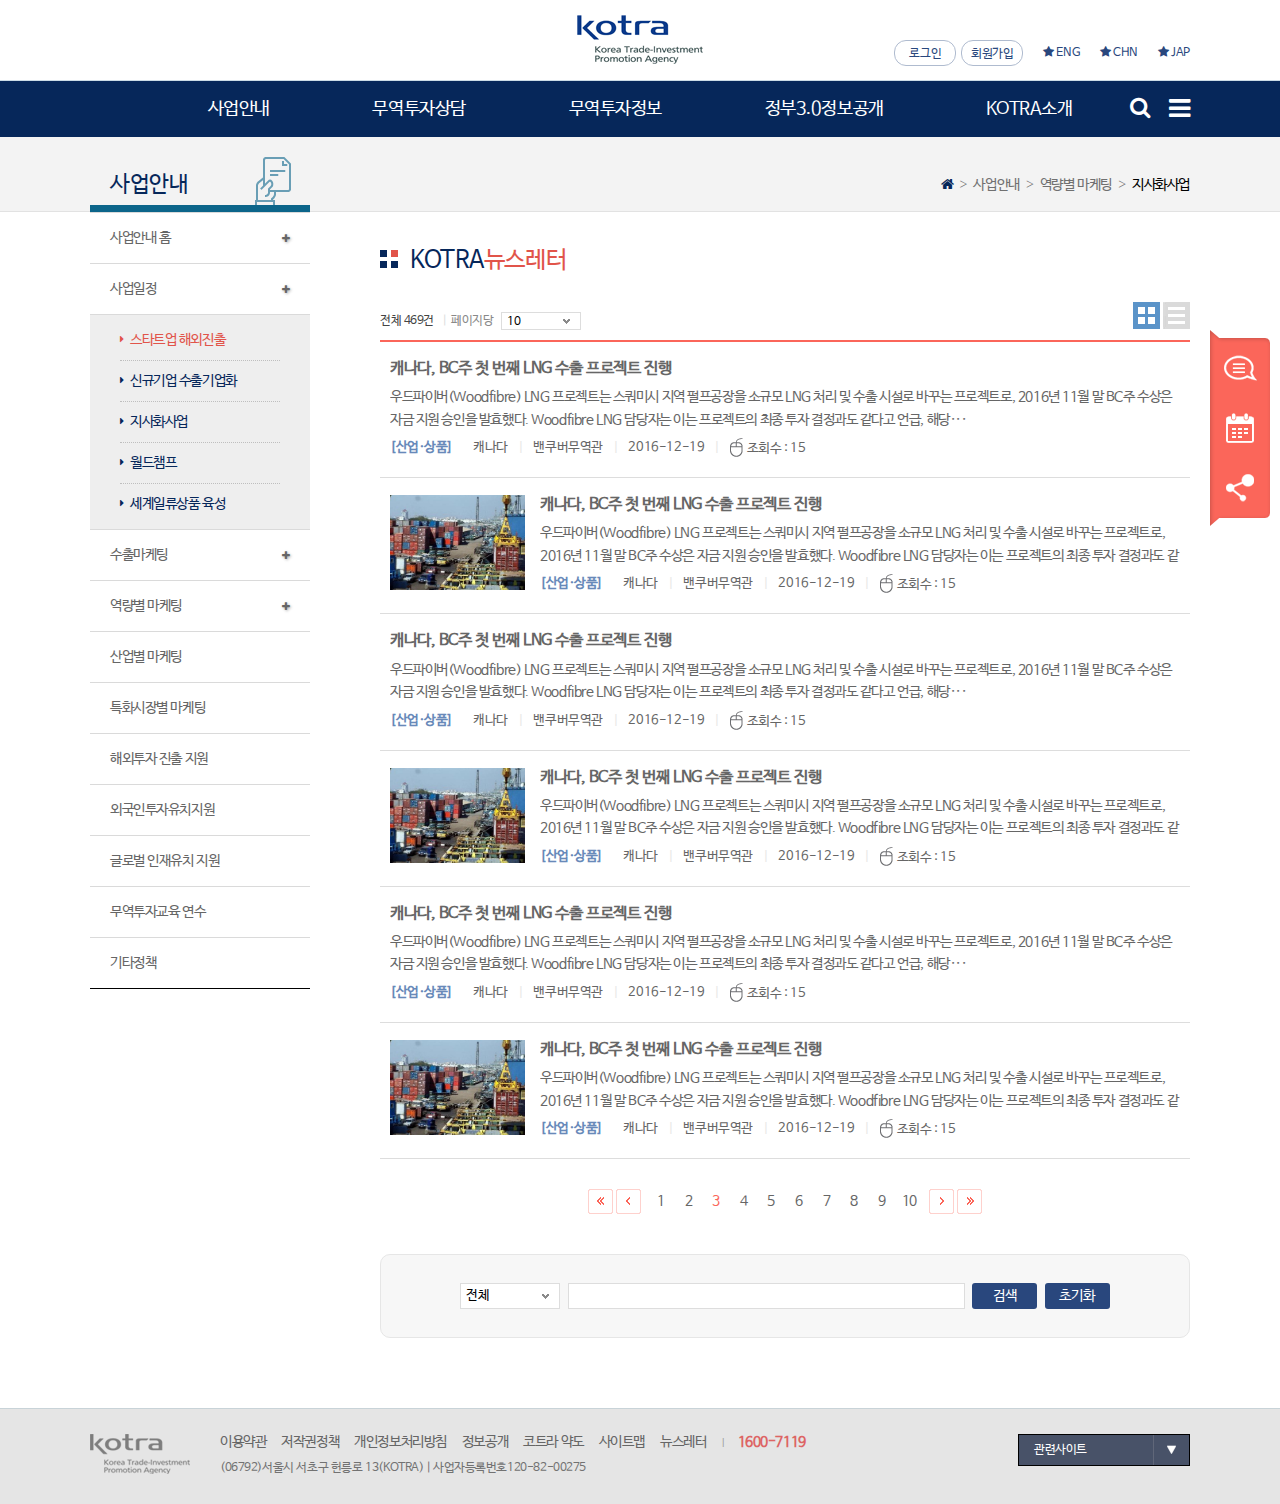
<file: html_kr/sub_bbsList_type01.html>
<!DOCTYPE html>
<html lang="ko">
<head>
<meta charset="utf-8" />
<meta name="viewport" content="user-scalable=no, width=device-width, initial-scale=1, maximum-scale=1, minimum-scale=1" />
<meta http-equiv="X-UA-Compatible" content="IE=edge,chrome=1" />
<title>KOTRA</title>
<link rel="stylesheet" href="../css/style_kr.css" />
<!--[if lt IE 9]>
<script src="http://html5shim.googlecode.com/svn/trunk/html5.js"></script>
<script src="http://css3-mediaqueries-js.googlecode.com/svn/trunk/css3-mediaqueries.js"></script>
<![endif]-->
<script src="../js/jquery-1.9.1.min.js"></script>
<script src="../js/ui_pc.js" ></script>

</head>

<body>
<div id="wrapper">
    <div id="header">
        <div class="headTop">
            <div class="contents_box">
                <h1 class="logo"><a href="#">코트라</a></h1>    
                <div class="rightMenu">
                    <ul class="account">
                        <li><a href="#">로그인</a></li>
                        <li><a href="#">회원가입</a></li>
                    </ul>
                    <ul class="lan">
                        <li><a href="#"><i class="fa fa-star" aria-hidden="true"></i> ENG</a></li>
                        <li><a href="#"><i class="fa fa-star" aria-hidden="true"></i> CHN</a></li>
                        <li><a href="#"><i class="fa fa-star" aria-hidden="true"></i> JAP</a></li>
                    </ul>
                </div>
            </div>
        </div>
        <div class="headBottom sub_layout">
            <div class="contents_box">
                <div id="nav">
                    <ul class="clearfix">
                        <li><a href="#">사업안내</a></li>
                        <li><a href="#">무역투자상담</a></li>
                        <li><a href="#">무역투자정보</a></li>
                        <li><a href="#">정부3.0정보공개</a></li>
                        <li><a href="#">KOTRA소개</a></li>
                    </ul>
                </div>
                <div class="hamMenu">
                    <button><i class="fa fa-bars" aria-hidden="true"></i></button>
                </div>
                <div class="search">
                    <button><i class="fa fa-search" aria-hidden="true"></i></button>
                </div>
            </div>
        </div>
        <div class="subNav">
            <div class="contents_box">
                <div class="subMenu">
                    <ul class="clearfix">
                        <li><a href="#">사업일정</a></li>
                        <li><a href="#">수출마케팅</a></li>
                        <li><a href="#">역량별 마케팅</a></li>
                        <li><a href="#">산업별 마케팅</a></li>
                        <li><a href="#">특화시장별 마케팅</a></li>
                        <li><a href="#">해외투자 진출 지원</a></li>
                        <li><a href="#">외국인투자유치지원</a></li>
                        <li><a href="#">글로벌 인재유치 지원</a></li>
                        <li><a href="#">무역투자교육 연수</a></li>
                        <li><a href="#">KOTRA CSR 업</a></li>
                        <li><a href="#">기타정책</a></li>
                    </ul>                
                    <ul class="clearfix">
                        <li><a href="#">온라인상담</a></li>
                        <li><a href="#">방문상담</a></li>
                        <li><a href="#">전화상담</a></li>
                        <li><a href="#">고객의 소리</a></li>
                        <li><a href="#">성공사례</a></li>
                        <li><a href="#">자주찾는 질문</a></li>
                        <li><a href="#">상담위원소개</a></li>
                        <li><a href="#">KOTRA 커뮤니티</a></li>
                    </ul>
                    
                    <ul class="clearfix">
                        <li><a href="#">해외시장정보</a></li>
                        <li><a href="#">전자상거래</a></li>
                        <li><a href="#">전시정보</a></li>
                        <li><a href="#">정상외교경제활용정보</a></li>
                        <li><a href="#">외국인투자유치</a></li>
                        <li><a href="#">해외투자진출</a></li>
                        <li><a href="#">해외진출기업 국내투자</a></li>
                        <li><a href="#">수출길자잡이</a></li>
                    </ul>
                    
                    <ul class="clearfix">
                        <li><a href="#">정보공개</a></li>
                        <li><a href="#">사전정보공표</a></li>
                        <li><a href="#">공공데이터 제공</a></li>
                        <li><a href="#">KOTRA 사업 실명제</a></li>
                    </ul>
                    
                    <ul class="clearfix">
                        <li><a href="#">공사소개</a></li>
                        <li><a href="#">CEO인사말</a></li>
                        <li><a href="#">조직도</a></li>
                        <li><a href="#">CIㆍ캐릭터 ㆍ엠블럼</a></li>
                        <li><a href="#">경영공시</a></li>
                        <li><a href="#">지속가능경영</a></li>
                        <li><a href="#">알림마당</a></li>
                        <li><a href="#">채용정보</a></li>
                        <li><a href="#">민원신고</a></li>
                        <li><a href="#">사이버 홍보</a></li>
                        <li><a href="#">협력사 기업정보</a></li>
                        <li><a href="#">서비스 자문단</a></li>
                    </ul>
                </div>
            </div>
        </div>
        <div class="indexMenu allLayer">
            <div class="contents_box">
                <dl>
                    <dt>사업안내</dt>
                    <dd>
                        <ul>
                            <li><a href="#">사업일정</a></li>
                            <li><a href="#">수출마케팅</a></li>
                            <li><a href="#">역량별 마케팅</a></li>
                            <li><a href="#">산업별 마케팅</a></li>
                            <li><a href="#">특화시장별 마케팅</a></li>
                            <li><a href="#">해외투자 진출 지원</a></li>
                            <li><a href="#">외국인투자유치지원</a></li>
                            <li><a href="#">글로벌 인재유치 지원</a></li>
                            <li><a href="#">무역투자교육 연수</a></li>
                            <li><a href="#">KOTRA CSR 업</a></li>
                            <li><a href="#">기타정책</a></li>
                        </ul>
                    </dd>
                </dl>
                <dl>
                    <dt>무역투자상담</dt>
                    <dd>
                        <ul>
                            <li><a href="#">온라인상담</a></li>
                            <li><a href="#">방문상담</a></li>
                            <li><a href="#">전화상담</a></li>
                            <li><a href="#">고객의 소리</a></li>
                            <li><a href="#">성공사례</a></li>
                            <li><a href="#">자주찾는 질문</a></li>
                            <li><a href="#">상담위원소개</a></li>
                            <li><a href="#">KOTRA 커뮤니티</a></li>
                        </ul>
                    </dd>
                </dl>
                <dl>
                    <dt>무역투자정보</dt>
                    <dd>
                        <ul>
                            <li><a href="#">해외시장정보</a></li>
                            <li><a href="#">전자상거래</a></li>
                            <li><a href="#">전시정보</a></li>
                            <li><a href="#">정상외교경제활용정보</a></li>
                            <li><a href="#">외국인투자유치</a></li>
                            <li><a href="#">해외투자진출</a></li>
                            <li><a href="#">해외진출기업 국내투자</a></li>
                            <li><a href="#">수출길자잡이</a></li>
                        </ul>
                    </dd>
                </dl>
                <dl>
                    <dt>정부3.0정보공개</dt>
                    <dd>
                        <ul>
                            <li><a href="#">정보공개</a></li>
                            <li><a href="#">사전정보공표</a></li>
                            <li><a href="#">공공데이터 제공</a></li>
                            <li><a href="#">KOTRA 사업 실명제</a></li>
                        </ul>
                    </dd>
                </dl>
                <dl>
                    <dt>KOTRA소개</dt>
                    <dd>
                        <ul>
                            <li><a href="#">공사소개</a></li>
                            <li><a href="#">CEO인사말</a></li>
                            <li><a href="#">조직도</a></li>
                            <li><a href="#">CIㆍ캐릭터 ㆍ엠블럼</a></li>
                            <li><a href="#">경영공시</a></li>
                            <li><a href="#">지속가능경영</a></li>
                            <li><a href="#">알림마당</a></li>
                            <li><a href="#">채용정보</a></li>
                            <li><a href="#">민원신고</a></li>
                            <li><a href="#">사이버 홍보</a></li>
                            <li><a href="#">협력사 기업정보</a></li>
                            <li><a href="#">서비스 자문단</a></li>
                        </ul>
                    </dd>
                </dl>
                <p class="btn_close"><button>close</button></p>
            </div>
        </div>
    </div>
    <div id="contents_wrapper">
        <div class="contents_box">
            <div id="menuLeft">
                <dl id="left_nav">
                    <dt>사업안내</dt>
                    <dd>
                        <a href="#">사업안내 홈</a>
                        <ul>
                            <li><a href="#">스타트업 해외진출</a></li>
                            <li><a href="#">신규기업 수출기업화</a></li>
                            <li><a href="#">지사화사업</a></li>
                            <li><a href="#">월드챔프</a></li>
                            <li><a href="#">세계일류상품 육성</a></li>
                        </ul>
                    </dd>
                    <dd>
                        <a href="#">사업일정</a>
                        <ul>
                            <li><a href="#" class="active">스타트업 해외진출</a></li> <!-- active 활성화 -->
                            <li><a href="#">신규기업 수출기업화</a></li>
                            <li><a href="#">지사화사업</a></li>
                            <li><a href="#">월드챔프</a></li>
                            <li><a href="#">세계일류상품 육성</a></li>
                        </ul>
                    </dd>
                    <dd>
                        <a href="#">수출마케팅</a>
                        <ul>
                            <li><a href="#">스타트업 해외진출</a></li>
                            <li><a href="#">신규기업 수출기업화</a></li>
                            <li><a href="#">지사화사업</a></li>
                            <li><a href="#">월드챔프</a></li>
                            <li><a href="#">세계일류상품 육성</a></li>
                        </ul>
                    </dd>
                    <dd>
                        <a href="#">역량별 마케팅</a>
                        <ul>
                            <li><a href="#">스타트업 해외진출</a></li>
                            <li><a href="#">신규기업 수출기업화</a></li>
                            <li><a href="#">지사화사업</a></li>
                            <li><a href="#">월드챔프</a></li>
                            <li><a href="#">세계일류상품 육성</a></li>
                        </ul>
                    </dd>
                    <dd><a href="#">산업별 마케팅</a></dd>
                    <dd><a href="#">특화시장별 마케팅</a></dd>
                    <dd><a href="#">해외투자 진출 지원</a></dd>
                    <dd><a href="#">외국인투자유치지원</a></dd>
                    <dd><a href="#">글로벌 인재유치 지원</a></dd>
                    <dd><a href="#">무역투자교육 연수</a></dd>
                    <dd><a href="#">기타정책</a></dd>
                </dl>
            </div>
            <div id="article_area">
                <p id="location">
                    <i class="fa fa-home" aria-hidden="true"></i> <span>&gt;</span> 사업안내 <span>&gt;</span> 역량별 마케팅 <span>&gt;</span> <b>지사화사업</b>
                </p>
                <div id="contents_wrap">
                    <!-- contnets -->
                    <div class="contents_header">
                        <h2>KOTRA<span>뉴스레터</span></h2>    
                    </div>
                    <div class="contents">
                        <div class="bbs_list">
                            <div class="listHeader clearfix">
                                <p class="bbsNum">
                                    전체 469건
                                    <label for="">페이지당</label>
                                    <select name="" id="">
                                        <option value="">10</option>
                                    </select>
                                </p>
                                <p class="viewChg">
                                    <button class="type01 active">제목+리스트</button>
                                    <button class="type02">제목</button>
                                </p>
                            </div>
                            <div class="bbs-album-list">
                                <ul class="list">
                                    <li class="cf">
                                        <a href="#" title="상세보기">
                                            <dl>
                                                <dt class="tit">
                                                    캐나다, BC주 첫 번째 LNG 수출 프로젝트 진행
                                                </dt>
                                                <dd class="con is-truncated" style="word-wrap: break-word;">
                                                    우드파이버(Woodfibre) LNG 프로젝트는 스쿼미시 지역 펄프공장을 소규모 LNG 처리 및 수출 시설로 바꾸는 프로젝트로, 2016년 11월 말 BC주 수상은 자금 지원 승인을 발효했다. Woodfibre LNG 담당자는 이는 프로젝트의 최종 투자 결정과도 같다고 언급, 해당···</dd>
                                            </dl>
                                        </a>
                                        <ul class="etc-wrap">
                                            <li class="blue">[산업·상품]</li>
                                            <li>캐나다</li>
                                            <li>밴쿠버무역관</li>
                                            <li>2016-12-19</li>
                                            <li class="icon-click">조회수 : 15</li>
                                        </ul>
                                    </li>
                                    <li class="cf">
                                        <img src="../images/thumb/@img_bbs.jpg" alt="대표 이미지">
                                        <a href="#" title="상세보기">
                                            <dl>
                                                <dt class="tit">
                                                    캐나다, BC주 첫 번째 LNG 수출 프로젝트 진행
                                                </dt>
                                                <dd class="con is-truncated" style="word-wrap: break-word;">
                                                    우드파이버(Woodfibre) LNG 프로젝트는 스쿼미시 지역 펄프공장을 소규모 LNG 처리 및 수출 시설로 바꾸는 프로젝트로, 2016년 11월 말 BC주 수상은 자금 지원 승인을 발효했다. Woodfibre LNG 담당자는 이는 프로젝트의 최종 투자 결정과도 같다고 언급, 해당···</dd>
                                            </dl>
                                        </a>
                                        <ul class="etc-wrap">
                                            <li class="blue">[산업·상품]</li>
                                            <li>캐나다</li>
                                            <li>밴쿠버무역관</li>
                                            <li>2016-12-19</li>
                                            <li class="icon-click">조회수 : 15</li>
                                        </ul>
                                    </li>
                                    <li class="cf">
                                        <a href="#" title="상세보기">
                                            <dl>
                                                <dt class="tit">
                                                    캐나다, BC주 첫 번째 LNG 수출 프로젝트 진행
                                                </dt>
                                                <dd class="con is-truncated" style="word-wrap: break-word;">
                                                    우드파이버(Woodfibre) LNG 프로젝트는 스쿼미시 지역 펄프공장을 소규모 LNG 처리 및 수출 시설로 바꾸는 프로젝트로, 2016년 11월 말 BC주 수상은 자금 지원 승인을 발효했다. Woodfibre LNG 담당자는 이는 프로젝트의 최종 투자 결정과도 같다고 언급, 해당···</dd>
                                            </dl>
                                        </a>
                                        <ul class="etc-wrap">
                                            <li class="blue">[산업·상품]</li>
                                            <li>캐나다</li>
                                            <li>밴쿠버무역관</li>
                                            <li>2016-12-19</li>
                                            <li class="icon-click">조회수 : 15</li>
                                        </ul>
                                    </li>
                                    <li class="cf">
                                        <img src="../images/thumb/@img_bbs.jpg" alt="대표 이미지">
                                        <a href="#" title="상세보기">
                                            <dl>
                                                <dt class="tit">
                                                    캐나다, BC주 첫 번째 LNG 수출 프로젝트 진행
                                                </dt>
                                                <dd class="con is-truncated" style="word-wrap: break-word;">
                                                    우드파이버(Woodfibre) LNG 프로젝트는 스쿼미시 지역 펄프공장을 소규모 LNG 처리 및 수출 시설로 바꾸는 프로젝트로, 2016년 11월 말 BC주 수상은 자금 지원 승인을 발효했다. Woodfibre LNG 담당자는 이는 프로젝트의 최종 투자 결정과도 같다고 언급, 해당···</dd>
                                            </dl>
                                        </a>
                                        <ul class="etc-wrap">
                                            <li class="blue">[산업·상품]</li>
                                            <li>캐나다</li>
                                            <li>밴쿠버무역관</li>
                                            <li>2016-12-19</li>
                                            <li class="icon-click">조회수 : 15</li>
                                        </ul>
                                    </li>
                                    <li class="cf">
                                        <a href="#" title="상세보기">
                                            <dl>
                                                <dt class="tit">
                                                    캐나다, BC주 첫 번째 LNG 수출 프로젝트 진행
                                                </dt>
                                                <dd class="con is-truncated" style="word-wrap: break-word;">
                                                    우드파이버(Woodfibre) LNG 프로젝트는 스쿼미시 지역 펄프공장을 소규모 LNG 처리 및 수출 시설로 바꾸는 프로젝트로, 2016년 11월 말 BC주 수상은 자금 지원 승인을 발효했다. Woodfibre LNG 담당자는 이는 프로젝트의 최종 투자 결정과도 같다고 언급, 해당···</dd>
                                            </dl>
                                        </a>
                                        <ul class="etc-wrap">
                                            <li class="blue">[산업·상품]</li>
                                            <li>캐나다</li>
                                            <li>밴쿠버무역관</li>
                                            <li>2016-12-19</li>
                                            <li class="icon-click">조회수 : 15</li>
                                        </ul>
                                    </li>
                                    <li class="cf">
                                        <img src="../images/thumb/@img_bbs.jpg" alt="대표 이미지">
                                        <a href="#" title="상세보기">
                                            <dl>
                                                <dt class="tit">
                                                    캐나다, BC주 첫 번째 LNG 수출 프로젝트 진행
                                                </dt>
                                                <dd class="con is-truncated" style="word-wrap: break-word;">
                                                    우드파이버(Woodfibre) LNG 프로젝트는 스쿼미시 지역 펄프공장을 소규모 LNG 처리 및 수출 시설로 바꾸는 프로젝트로, 2016년 11월 말 BC주 수상은 자금 지원 승인을 발효했다. Woodfibre LNG 담당자는 이는 프로젝트의 최종 투자 결정과도 같다고 언급, 해당···</dd>
                                            </dl>
                                        </a>
                                        <ul class="etc-wrap">
                                            <li class="blue">[산업·상품]</li>
                                            <li>캐나다</li>
                                            <li>밴쿠버무역관</li>
                                            <li>2016-12-19</li>
                                            <li class="icon-click">조회수 : 15</li>
                                        </ul>
                                    </li>
                                </ul>
                            </div>
                        </div>
                        <div class="paging">
                            <a href="#" class="first"><img src="../images/kr/btn_paging_first.png" alt="처음"></a>
                            <a href="#" class="prev"><img src="../images/kr/btn_paging_prev.png" alt="이전"></a>
                            <a href="#">1</a>
                            <a href="#">2</a>
                            <a href="#" class="active">3</a>
                            <a href="#">4</a>
                            <a href="#">5</a>
                            <a href="#">6</a>
                            <a href="#">7</a>
                            <a href="#">8</a>
                            <a href="#">9</a>
                            <a href="#">10</a>
                            <a href="#" class="next"><img src="../images/kr/btn_paging_next.png" alt="다음"></a>
                            <a href="#" class="nnext"><img src="../images/kr/btn_paging_nnext.png" alt="10페이지뒤로"></a>
                        </div>
                        <div class="bbs_search">
                            <select name="" id="">
                                <option value="">전체</option>
                            </select>
                            <input type="text">
                            <button>검색</button>
                            <button>초기화</button>
                        </div>
                    </div>
                    
                    <!-- //contnets -->
                    <ul class="quick_menu">
                        <li class="menu01"><a href="#">온라인상담</a></li>
                        <li class="menu02"><a href="#">사업안내</a></li>
                        <li class="menu03"><a href="#">공유하기</a></li>
                    </ul>
                </div>
            </div>
        </div>
    </div>
    <div id="footer">
        <div class="contents_box">
            <div class="footer_con clearfix">
                <p class="logo_bottom"><img src="../images/kr/img_logo_bottom_sub.png" alt="kotra"></p>
                <ul class="footMenu clearfix">
                    <li><a href="#">이용약관</a></li>
                    <li><a href="#">저작권정책</a></li>
                    <li><a href="#">개인정보처리방침</a></li>
                    <li><a href="#">정보공개</a></li>
                    <li><a href="#">코트라 약도</a></li>
                    <li><a href="#">사이트맵</a></li>
                    <li><a href="#">뉴스레터</a></li>
                    <li><em>|</em> <span class="call">1600-7119</span></li>
                </ul>
                <p class="copy">(06792)서울시 서초구 헌릉로 13(KOTRA) | 사업자등록번호120-82-00275</p>
                <div class="family_link">
                    <p class="select_link"><a href="#">관련사이트</a></p>
                    <ul class="link_list">
                        <li><a href="#">관련사이트 1</a></li>
                        <li><a href="#">관련사이트 2</a></li>
                        <li><a href="#">관련사이트 3</a></li>
                        <li><a href="#">관련사이트 4</a></li>
                    </ul>
                </div>
            </div>
        </div>
    </div>
</div>
</body>
</html>
</file>
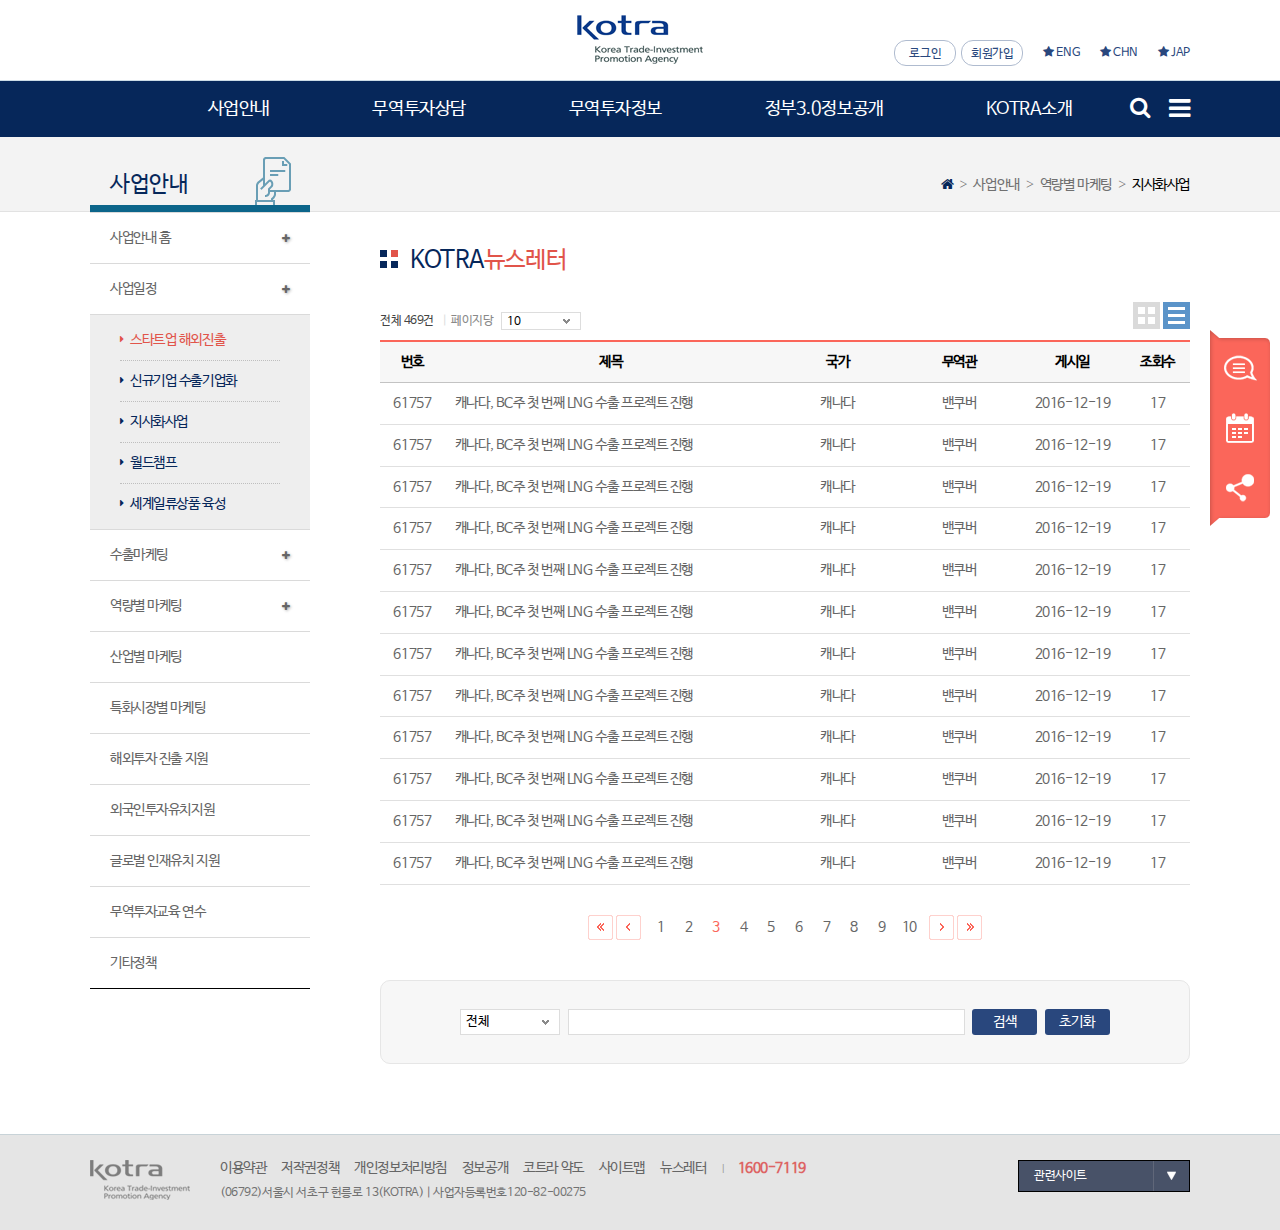
<file: html_kr/sub_bbsList_type02.html>
<!DOCTYPE html>
<html lang="ko">
<head>
<meta charset="utf-8" />
<meta name="viewport" content="user-scalable=no, width=device-width, initial-scale=1, maximum-scale=1, minimum-scale=1" />
<meta http-equiv="X-UA-Compatible" content="IE=edge,chrome=1" />
<title>KOTRA</title>
<link rel="stylesheet" href="../css/style_kr.css" />
<!--[if lt IE 9]>
<script src="http://html5shim.googlecode.com/svn/trunk/html5.js"></script>
<script src="http://css3-mediaqueries-js.googlecode.com/svn/trunk/css3-mediaqueries.js"></script>
<![endif]-->
<script src="../js/jquery-1.9.1.min.js"></script>
<script src="../js/ui_pc.js" ></script>

</head>

<body>
<div id="wrapper">
    <div id="header">
        <div class="headTop">
            <div class="contents_box">
                <h1 class="logo"><a href="#">코트라</a></h1>    
                <div class="rightMenu">
                    <ul class="account">
                        <li><a href="#">로그인</a></li>
                        <li><a href="#">회원가입</a></li>
                    </ul>
                    <ul class="lan">
                        <li><a href="#"><i class="fa fa-star" aria-hidden="true"></i> ENG</a></li>
                        <li><a href="#"><i class="fa fa-star" aria-hidden="true"></i> CHN</a></li>
                        <li><a href="#"><i class="fa fa-star" aria-hidden="true"></i> JAP</a></li>
                    </ul>
                </div>
            </div>
        </div>
        <div class="headBottom sub_layout">
            <div class="contents_box">
                <div id="nav">
                    <ul class="clearfix">
                        <li><a href="#">사업안내</a></li>
                        <li><a href="#">무역투자상담</a></li>
                        <li><a href="#">무역투자정보</a></li>
                        <li><a href="#">정부3.0정보공개</a></li>
                        <li><a href="#">KOTRA소개</a></li>
                    </ul>
                </div>
                <div class="hamMenu">
                    <button><i class="fa fa-bars" aria-hidden="true"></i></button>
                </div>
                <div class="search">
                    <button><i class="fa fa-search" aria-hidden="true"></i></button>
                </div>
            </div>
        </div>
        <div class="subNav">
            <div class="contents_box">
                <div class="subMenu">
                    <ul class="clearfix">
                        <li><a href="#">사업일정</a></li>
                        <li><a href="#">수출마케팅</a></li>
                        <li><a href="#">역량별 마케팅</a></li>
                        <li><a href="#">산업별 마케팅</a></li>
                        <li><a href="#">특화시장별 마케팅</a></li>
                        <li><a href="#">해외투자 진출 지원</a></li>
                        <li><a href="#">외국인투자유치지원</a></li>
                        <li><a href="#">글로벌 인재유치 지원</a></li>
                        <li><a href="#">무역투자교육 연수</a></li>
                        <li><a href="#">KOTRA CSR 업</a></li>
                        <li><a href="#">기타정책</a></li>
                    </ul>                
                    <ul class="clearfix">
                        <li><a href="#">온라인상담</a></li>
                        <li><a href="#">방문상담</a></li>
                        <li><a href="#">전화상담</a></li>
                        <li><a href="#">고객의 소리</a></li>
                        <li><a href="#">성공사례</a></li>
                        <li><a href="#">자주찾는 질문</a></li>
                        <li><a href="#">상담위원소개</a></li>
                        <li><a href="#">KOTRA 커뮤니티</a></li>
                    </ul>
                    
                    <ul class="clearfix">
                        <li><a href="#">해외시장정보</a></li>
                        <li><a href="#">전자상거래</a></li>
                        <li><a href="#">전시정보</a></li>
                        <li><a href="#">정상외교경제활용정보</a></li>
                        <li><a href="#">외국인투자유치</a></li>
                        <li><a href="#">해외투자진출</a></li>
                        <li><a href="#">해외진출기업 국내투자</a></li>
                        <li><a href="#">수출길자잡이</a></li>
                    </ul>
                    
                    <ul class="clearfix">
                        <li><a href="#">정보공개</a></li>
                        <li><a href="#">사전정보공표</a></li>
                        <li><a href="#">공공데이터 제공</a></li>
                        <li><a href="#">KOTRA 사업 실명제</a></li>
                    </ul>
                    
                    <ul class="clearfix">
                        <li><a href="#">공사소개</a></li>
                        <li><a href="#">CEO인사말</a></li>
                        <li><a href="#">조직도</a></li>
                        <li><a href="#">CIㆍ캐릭터 ㆍ엠블럼</a></li>
                        <li><a href="#">경영공시</a></li>
                        <li><a href="#">지속가능경영</a></li>
                        <li><a href="#">알림마당</a></li>
                        <li><a href="#">채용정보</a></li>
                        <li><a href="#">민원신고</a></li>
                        <li><a href="#">사이버 홍보</a></li>
                        <li><a href="#">협력사 기업정보</a></li>
                        <li><a href="#">서비스 자문단</a></li>
                    </ul>
                </div>
            </div>
        </div>
        <div class="indexMenu allLayer">
            <div class="contents_box">
                <dl>
                    <dt>사업안내</dt>
                    <dd>
                        <ul>
                            <li><a href="#">사업일정</a></li>
                            <li><a href="#">수출마케팅</a></li>
                            <li><a href="#">역량별 마케팅</a></li>
                            <li><a href="#">산업별 마케팅</a></li>
                            <li><a href="#">특화시장별 마케팅</a></li>
                            <li><a href="#">해외투자 진출 지원</a></li>
                            <li><a href="#">외국인투자유치지원</a></li>
                            <li><a href="#">글로벌 인재유치 지원</a></li>
                            <li><a href="#">무역투자교육 연수</a></li>
                            <li><a href="#">KOTRA CSR 업</a></li>
                            <li><a href="#">기타정책</a></li>
                        </ul>
                    </dd>
                </dl>
                <dl>
                    <dt>무역투자상담</dt>
                    <dd>
                        <ul>
                            <li><a href="#">온라인상담</a></li>
                            <li><a href="#">방문상담</a></li>
                            <li><a href="#">전화상담</a></li>
                            <li><a href="#">고객의 소리</a></li>
                            <li><a href="#">성공사례</a></li>
                            <li><a href="#">자주찾는 질문</a></li>
                            <li><a href="#">상담위원소개</a></li>
                            <li><a href="#">KOTRA 커뮤니티</a></li>
                        </ul>
                    </dd>
                </dl>
                <dl>
                    <dt>무역투자정보</dt>
                    <dd>
                        <ul>
                            <li><a href="#">해외시장정보</a></li>
                            <li><a href="#">전자상거래</a></li>
                            <li><a href="#">전시정보</a></li>
                            <li><a href="#">정상외교경제활용정보</a></li>
                            <li><a href="#">외국인투자유치</a></li>
                            <li><a href="#">해외투자진출</a></li>
                            <li><a href="#">해외진출기업 국내투자</a></li>
                            <li><a href="#">수출길자잡이</a></li>
                        </ul>
                    </dd>
                </dl>
                <dl>
                    <dt>정부3.0정보공개</dt>
                    <dd>
                        <ul>
                            <li><a href="#">정보공개</a></li>
                            <li><a href="#">사전정보공표</a></li>
                            <li><a href="#">공공데이터 제공</a></li>
                            <li><a href="#">KOTRA 사업 실명제</a></li>
                        </ul>
                    </dd>
                </dl>
                <dl>
                    <dt>KOTRA소개</dt>
                    <dd>
                        <ul>
                            <li><a href="#">공사소개</a></li>
                            <li><a href="#">CEO인사말</a></li>
                            <li><a href="#">조직도</a></li>
                            <li><a href="#">CIㆍ캐릭터 ㆍ엠블럼</a></li>
                            <li><a href="#">경영공시</a></li>
                            <li><a href="#">지속가능경영</a></li>
                            <li><a href="#">알림마당</a></li>
                            <li><a href="#">채용정보</a></li>
                            <li><a href="#">민원신고</a></li>
                            <li><a href="#">사이버 홍보</a></li>
                            <li><a href="#">협력사 기업정보</a></li>
                            <li><a href="#">서비스 자문단</a></li>
                        </ul>
                    </dd>
                </dl>
                <p class="btn_close"><button>close</button></p>
            </div>
        </div>
    </div>
    <div id="contents_wrapper">
        <div class="contents_box">
            <div id="menuLeft">
                <dl id="left_nav">
                    <dt>사업안내</dt>
                    <dd>
                        <a href="#">사업안내 홈</a>
                        <ul>
                            <li><a href="#">스타트업 해외진출</a></li>
                            <li><a href="#">신규기업 수출기업화</a></li>
                            <li><a href="#">지사화사업</a></li>
                            <li><a href="#">월드챔프</a></li>
                            <li><a href="#">세계일류상품 육성</a></li>
                        </ul>
                    </dd>
                    <dd>
                        <a href="#">사업일정</a>
                        <ul>
                            <li><a href="#" class="active">스타트업 해외진출</a></li> <!-- active 활성화 -->
                            <li><a href="#">신규기업 수출기업화</a></li>
                            <li><a href="#">지사화사업</a></li>
                            <li><a href="#">월드챔프</a></li>
                            <li><a href="#">세계일류상품 육성</a></li>
                        </ul>
                    </dd>
                    <dd>
                        <a href="#">수출마케팅</a>
                        <ul>
                            <li><a href="#">스타트업 해외진출</a></li>
                            <li><a href="#">신규기업 수출기업화</a></li>
                            <li><a href="#">지사화사업</a></li>
                            <li><a href="#">월드챔프</a></li>
                            <li><a href="#">세계일류상품 육성</a></li>
                        </ul>
                    </dd>
                    <dd>
                        <a href="#">역량별 마케팅</a>
                        <ul>
                            <li><a href="#">스타트업 해외진출</a></li>
                            <li><a href="#">신규기업 수출기업화</a></li>
                            <li><a href="#">지사화사업</a></li>
                            <li><a href="#">월드챔프</a></li>
                            <li><a href="#">세계일류상품 육성</a></li>
                        </ul>
                    </dd>
                    <dd><a href="#">산업별 마케팅</a></dd>
                    <dd><a href="#">특화시장별 마케팅</a></dd>
                    <dd><a href="#">해외투자 진출 지원</a></dd>
                    <dd><a href="#">외국인투자유치지원</a></dd>
                    <dd><a href="#">글로벌 인재유치 지원</a></dd>
                    <dd><a href="#">무역투자교육 연수</a></dd>
                    <dd><a href="#">기타정책</a></dd>
                </dl>
            </div>
            <div id="article_area">
                <p id="location">
                    <i class="fa fa-home" aria-hidden="true"></i> <span>&gt;</span> 사업안내 <span>&gt;</span> 역량별 마케팅 <span>&gt;</span> <b>지사화사업</b>
                </p>
                <div id="contents_wrap">
                    <!-- contnets -->
                    <div class="contents_header">
                        <h2>KOTRA<span>뉴스레터</span></h2>    
                    </div>
                    <div class="contents">
                        <div class="bbs_list">
                            <div class="listHeader clearfix">
                                <p class="bbsNum">
                                    전체 469건
                                    <label for="">페이지당</label>
                                    <select name="" id="">
                                        <option value="">10</option>
                                    </select>
                                </p>
                                <p class="viewChg">
                                    <button class="type01">제목+리스트</button>
                                    <button class="type02 active">제목</button>
                                </p>
                            </div>
                            <div class="seed_tbl">
                                <table>
                                    <caption>번호, 제목, 작성자, 작성일, 조회, 파일 목록입니다.</caption>
                                    <colgroup>
                                        <col style="width: 8%;">
                                        <col>
                                        <col style="width: 15%;">
                                        <col style="width: 15%;">                                    
                                        <col style="width: 13%;">
                                        <col style="width: 8%;">
                                    </colgroup>
                                    <thead>
                                        <tr>
                                            <th scope="col">번호</th>
                                            <th scope="col">제목</th>
                                            <th scope="col">국가</th>
                                            <th scope="col">무역관</th>                                
                                            <th scope="col">게시일</th>                                
                                            <th scope="col">조회수</th>
                                        </tr>
                                    </thead>
                                    <tbody>
                                        <tr>
                                            <td class="ac">61757</td>
                                            <td class="al bbsTitle">
                                                <a href="#" title="상세보기">캐나다, BC주 첫 번째 LNG 수출 프로젝트 진행</a>
                                            </td>
                                            <td class="ac">
                                                캐나다
                                            </td>
                                            <td class="ac">
                                                밴쿠버
                                            </td>
                                            <td class="ac">
                                                2016-12-19
                                            </td>
                                            <td class="ac">
                                                17
                                            </td>
                                        </tr>
                                        <tr>
                                            <td class="ac">61757</td>
                                            <td class="al bbsTitle">
                                                <a href="#" title="상세보기">캐나다, BC주 첫 번째 LNG 수출 프로젝트 진행</a>
                                            </td>
                                            <td class="ac">
                                                캐나다
                                            </td>
                                            <td class="ac">
                                                밴쿠버
                                            </td>
                                            <td class="ac">
                                                2016-12-19
                                            </td>
                                            <td class="ac">
                                                17
                                            </td>
                                        </tr>
                                        <tr>
                                            <td class="ac">61757</td>
                                            <td class="al bbsTitle">
                                                <a href="#" title="상세보기">캐나다, BC주 첫 번째 LNG 수출 프로젝트 진행</a>
                                            </td>
                                            <td class="ac">
                                                캐나다
                                            </td>
                                            <td class="ac">
                                                밴쿠버
                                            </td>
                                            <td class="ac">
                                                2016-12-19
                                            </td>
                                            <td class="ac">
                                                17
                                            </td>
                                        </tr>
                                        <tr>
                                            <td class="ac">61757</td>
                                            <td class="al bbsTitle">
                                                <a href="#" title="상세보기">캐나다, BC주 첫 번째 LNG 수출 프로젝트 진행</a>
                                            </td>
                                            <td class="ac">
                                                캐나다
                                            </td>
                                            <td class="ac">
                                                밴쿠버
                                            </td>
                                            <td class="ac">
                                                2016-12-19
                                            </td>
                                            <td class="ac">
                                                17
                                            </td>
                                        </tr>
                                        <tr>
                                            <td class="ac">61757</td>
                                            <td class="al bbsTitle">
                                                <a href="#" title="상세보기">캐나다, BC주 첫 번째 LNG 수출 프로젝트 진행</a>
                                            </td>
                                            <td class="ac">
                                                캐나다
                                            </td>
                                            <td class="ac">
                                                밴쿠버
                                            </td>
                                            <td class="ac">
                                                2016-12-19
                                            </td>
                                            <td class="ac">
                                                17
                                            </td>
                                        </tr>
                                        <tr>
                                            <td class="ac">61757</td>
                                            <td class="al bbsTitle">
                                                <a href="#" title="상세보기">캐나다, BC주 첫 번째 LNG 수출 프로젝트 진행</a>
                                            </td>
                                            <td class="ac">
                                                캐나다
                                            </td>
                                            <td class="ac">
                                                밴쿠버
                                            </td>
                                            <td class="ac">
                                                2016-12-19
                                            </td>
                                            <td class="ac">
                                                17
                                            </td>
                                        </tr>
                                        <tr>
                                            <td class="ac">61757</td>
                                            <td class="al bbsTitle">
                                                <a href="#" title="상세보기">캐나다, BC주 첫 번째 LNG 수출 프로젝트 진행</a>
                                            </td>
                                            <td class="ac">
                                                캐나다
                                            </td>
                                            <td class="ac">
                                                밴쿠버
                                            </td>
                                            <td class="ac">
                                                2016-12-19
                                            </td>
                                            <td class="ac">
                                                17
                                            </td>
                                        </tr>
                                        <tr>
                                            <td class="ac">61757</td>
                                            <td class="al bbsTitle">
                                                <a href="#" title="상세보기">캐나다, BC주 첫 번째 LNG 수출 프로젝트 진행</a>
                                            </td>
                                            <td class="ac">
                                                캐나다
                                            </td>
                                            <td class="ac">
                                                밴쿠버
                                            </td>
                                            <td class="ac">
                                                2016-12-19
                                            </td>
                                            <td class="ac">
                                                17
                                            </td>
                                        </tr>
                                        <tr>
                                            <td class="ac">61757</td>
                                            <td class="al bbsTitle">
                                                <a href="#" title="상세보기">캐나다, BC주 첫 번째 LNG 수출 프로젝트 진행</a>
                                            </td>
                                            <td class="ac">
                                                캐나다
                                            </td>
                                            <td class="ac">
                                                밴쿠버
                                            </td>
                                            <td class="ac">
                                                2016-12-19
                                            </td>
                                            <td class="ac">
                                                17
                                            </td>
                                        </tr>
                                        <tr>
                                            <td class="ac">61757</td>
                                            <td class="al bbsTitle">
                                                <a href="#" title="상세보기">캐나다, BC주 첫 번째 LNG 수출 프로젝트 진행</a>
                                            </td>
                                            <td class="ac">
                                                캐나다
                                            </td>
                                            <td class="ac">
                                                밴쿠버
                                            </td>
                                            <td class="ac">
                                                2016-12-19
                                            </td>
                                            <td class="ac">
                                                17
                                            </td>
                                        </tr>
                                        <tr>
                                            <td class="ac">61757</td>
                                            <td class="al bbsTitle">
                                                <a href="#" title="상세보기">캐나다, BC주 첫 번째 LNG 수출 프로젝트 진행</a>
                                            </td>
                                            <td class="ac">
                                                캐나다
                                            </td>
                                            <td class="ac">
                                                밴쿠버
                                            </td>
                                            <td class="ac">
                                                2016-12-19
                                            </td>
                                            <td class="ac">
                                                17
                                            </td>
                                        </tr>
                                        <tr>
                                            <td class="ac">61757</td>
                                            <td class="al bbsTitle">
                                                <a href="#" title="상세보기">캐나다, BC주 첫 번째 LNG 수출 프로젝트 진행</a>
                                            </td>
                                            <td class="ac">
                                                캐나다
                                            </td>
                                            <td class="ac">
                                                밴쿠버
                                            </td>
                                            <td class="ac">
                                                2016-12-19
                                            </td>
                                            <td class="ac">
                                                17
                                            </td>
                                        </tr>
                                    </tbody>
                                </table>
                            </div>
                        </div>
                        <div class="paging">
                            <a href="#" class="first"><img src="../images/kr/btn_paging_first.png" alt="처음"></a>
                            <a href="#" class="prev"><img src="../images/kr/btn_paging_prev.png" alt="이전"></a>
                            <a href="#">1</a>
                            <a href="#">2</a>
                            <a href="#" class="active">3</a>
                            <a href="#">4</a>
                            <a href="#">5</a>
                            <a href="#">6</a>
                            <a href="#">7</a>
                            <a href="#">8</a>
                            <a href="#">9</a>
                            <a href="#">10</a>
                            <a href="#" class="next"><img src="../images/kr/btn_paging_next.png" alt="다음"></a>
                            <a href="#" class="nnext"><img src="../images/kr/btn_paging_nnext.png" alt="10페이지뒤로"></a>
                        </div>
                        <div class="bbs_search">
                            <select name="" id="">
                                <option value="">전체</option>
                            </select>
                            <input type="text">
                            <button>검색</button>
                            <button>초기화</button>
                        </div>
                    </div>
                    
                    <!-- //contnets -->
                    <ul class="quick_menu">
                        <li class="menu01"><a href="#">온라인상담</a></li>
                        <li class="menu02"><a href="#">사업안내</a></li>
                        <li class="menu03"><a href="#">공유하기</a></li>
                    </ul>
                </div>
            </div>
        </div>
    </div>
    <div id="footer">
        <div class="contents_box">
            <div class="footer_con clearfix">
                <p class="logo_bottom"><img src="../images/kr/img_logo_bottom_sub.png" alt="kotra"></p>
                <ul class="footMenu clearfix">
                    <li><a href="#">이용약관</a></li>
                    <li><a href="#">저작권정책</a></li>
                    <li><a href="#">개인정보처리방침</a></li>
                    <li><a href="#">정보공개</a></li>
                    <li><a href="#">코트라 약도</a></li>
                    <li><a href="#">사이트맵</a></li>
                    <li><a href="#">뉴스레터</a></li>
                    <li><em>|</em> <span class="call">1600-7119</span></li>
                </ul>
                <p class="copy">(06792)서울시 서초구 헌릉로 13(KOTRA) | 사업자등록번호120-82-00275</p>
                <div class="family_link">
                    <p class="select_link"><a href="#">관련사이트</a></p>
                    <ul class="link_list">
                        <li><a href="#">관련사이트 1</a></li>
                        <li><a href="#">관련사이트 2</a></li>
                        <li><a href="#">관련사이트 3</a></li>
                        <li><a href="#">관련사이트 4</a></li>
                    </ul>
                </div>
            </div>
        </div>
    </div>
</div>
</body>
</html>
</file>
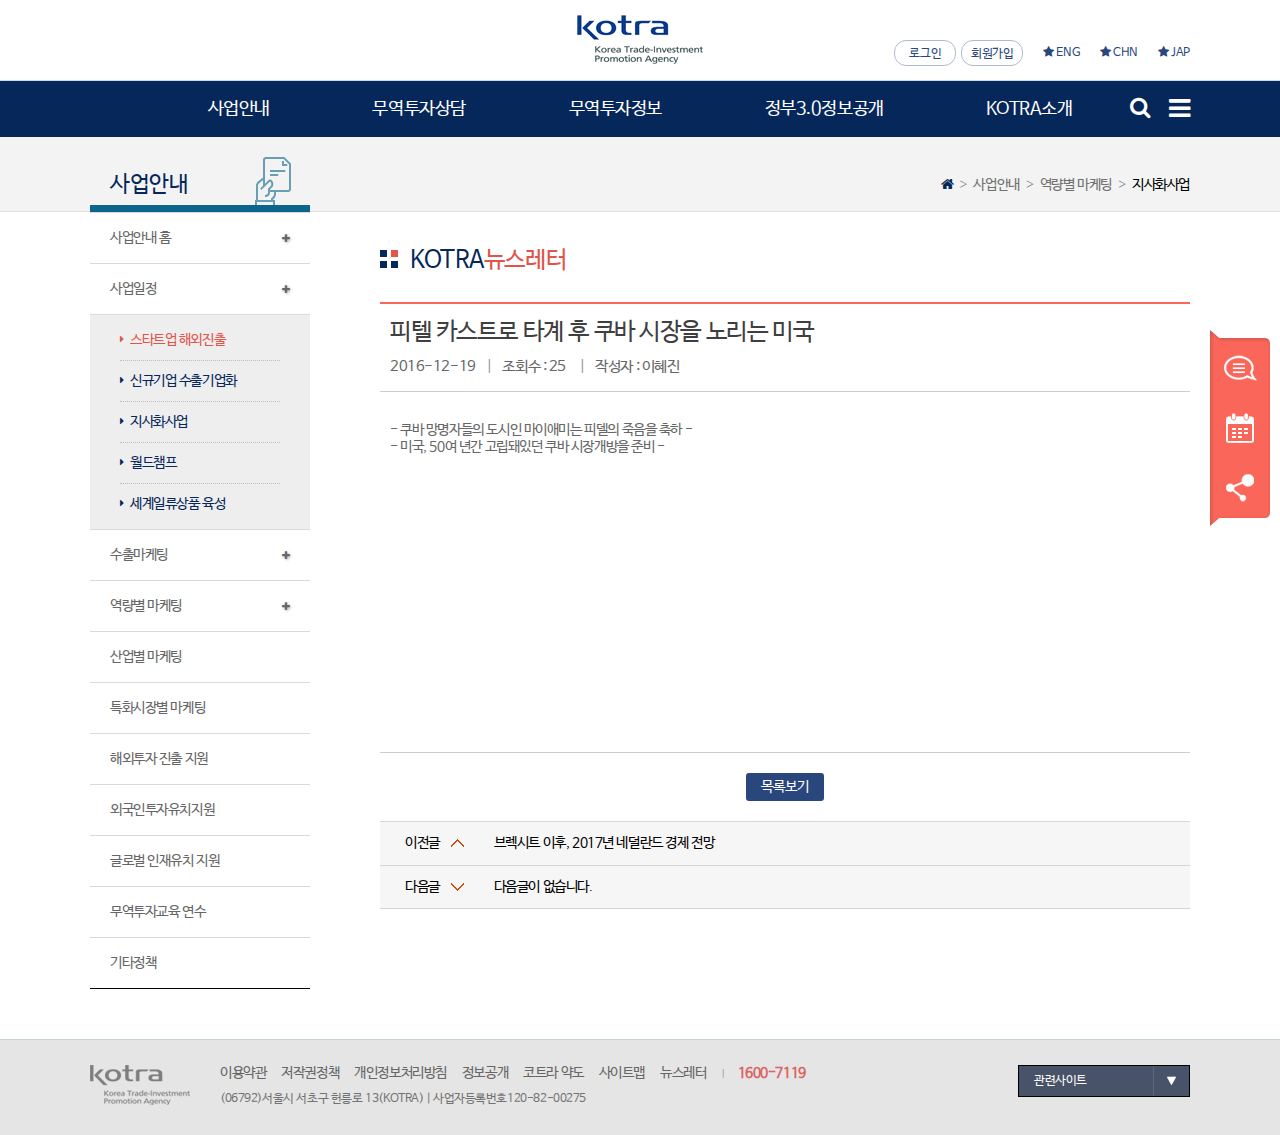
<file: html_kr/sub_bbsView.html>
<!DOCTYPE html>
<html lang="ko">
<head>
<meta charset="utf-8" />
<meta name="viewport" content="user-scalable=no, width=device-width, initial-scale=1, maximum-scale=1, minimum-scale=1" />
<meta http-equiv="X-UA-Compatible" content="IE=edge,chrome=1" />
<title>KOTRA</title>
<link rel="stylesheet" href="../css/style_kr.css" />
<!--[if lt IE 9]>
<script src="http://html5shim.googlecode.com/svn/trunk/html5.js"></script>
<script src="http://css3-mediaqueries-js.googlecode.com/svn/trunk/css3-mediaqueries.js"></script>
<![endif]-->
<script src="../js/jquery-1.9.1.min.js"></script>
<script src="../js/ui_pc.js" ></script>

</head>

<body>
<div id="wrapper">
    <div id="header">
        <div class="headTop">
            <div class="contents_box">
                <h1 class="logo"><a href="#">코트라</a></h1>    
                <div class="rightMenu">
                    <ul class="account">
                        <li><a href="#">로그인</a></li>
                        <li><a href="#">회원가입</a></li>
                    </ul>
                    <ul class="lan">
                        <li><a href="#"><i class="fa fa-star" aria-hidden="true"></i> ENG</a></li>
                        <li><a href="#"><i class="fa fa-star" aria-hidden="true"></i> CHN</a></li>
                        <li><a href="#"><i class="fa fa-star" aria-hidden="true"></i> JAP</a></li>
                    </ul>
                </div>
            </div>
        </div>
        <div class="headBottom sub_layout">
            <div class="contents_box">
                <div id="nav">
                    <ul class="clearfix">
                        <li><a href="#">사업안내</a></li>
                        <li><a href="#">무역투자상담</a></li>
                        <li><a href="#">무역투자정보</a></li>
                        <li><a href="#">정부3.0정보공개</a></li>
                        <li><a href="#">KOTRA소개</a></li>
                    </ul>
                </div>
                <div class="hamMenu">
                    <button><i class="fa fa-bars" aria-hidden="true"></i></button>
                </div>
                <div class="search">
                    <button><i class="fa fa-search" aria-hidden="true"></i></button>
                </div>
            </div>
        </div>
        <div class="subNav">
            <div class="contents_box">
                <div class="subMenu">
                    <ul class="clearfix">
                        <li><a href="#">사업일정</a></li>
                        <li><a href="#">수출마케팅</a></li>
                        <li><a href="#">역량별 마케팅</a></li>
                        <li><a href="#">산업별 마케팅</a></li>
                        <li><a href="#">특화시장별 마케팅</a></li>
                        <li><a href="#">해외투자 진출 지원</a></li>
                        <li><a href="#">외국인투자유치지원</a></li>
                        <li><a href="#">글로벌 인재유치 지원</a></li>
                        <li><a href="#">무역투자교육 연수</a></li>
                        <li><a href="#">KOTRA CSR 업</a></li>
                        <li><a href="#">기타정책</a></li>
                    </ul>                
                    <ul class="clearfix">
                        <li><a href="#">온라인상담</a></li>
                        <li><a href="#">방문상담</a></li>
                        <li><a href="#">전화상담</a></li>
                        <li><a href="#">고객의 소리</a></li>
                        <li><a href="#">성공사례</a></li>
                        <li><a href="#">자주찾는 질문</a></li>
                        <li><a href="#">상담위원소개</a></li>
                        <li><a href="#">KOTRA 커뮤니티</a></li>
                    </ul>
                    
                    <ul class="clearfix">
                        <li><a href="#">해외시장정보</a></li>
                        <li><a href="#">전자상거래</a></li>
                        <li><a href="#">전시정보</a></li>
                        <li><a href="#">정상외교경제활용정보</a></li>
                        <li><a href="#">외국인투자유치</a></li>
                        <li><a href="#">해외투자진출</a></li>
                        <li><a href="#">해외진출기업 국내투자</a></li>
                        <li><a href="#">수출길자잡이</a></li>
                    </ul>
                    
                    <ul class="clearfix">
                        <li><a href="#">정보공개</a></li>
                        <li><a href="#">사전정보공표</a></li>
                        <li><a href="#">공공데이터 제공</a></li>
                        <li><a href="#">KOTRA 사업 실명제</a></li>
                    </ul>
                    
                    <ul class="clearfix">
                        <li><a href="#">공사소개</a></li>
                        <li><a href="#">CEO인사말</a></li>
                        <li><a href="#">조직도</a></li>
                        <li><a href="#">CIㆍ캐릭터 ㆍ엠블럼</a></li>
                        <li><a href="#">경영공시</a></li>
                        <li><a href="#">지속가능경영</a></li>
                        <li><a href="#">알림마당</a></li>
                        <li><a href="#">채용정보</a></li>
                        <li><a href="#">민원신고</a></li>
                        <li><a href="#">사이버 홍보</a></li>
                        <li><a href="#">협력사 기업정보</a></li>
                        <li><a href="#">서비스 자문단</a></li>
                    </ul>
                </div>
            </div>
        </div>
        <div class="indexMenu allLayer">
            <div class="contents_box">
                <dl>
                    <dt>사업안내</dt>
                    <dd>
                        <ul>
                            <li><a href="#">사업일정</a></li>
                            <li><a href="#">수출마케팅</a></li>
                            <li><a href="#">역량별 마케팅</a></li>
                            <li><a href="#">산업별 마케팅</a></li>
                            <li><a href="#">특화시장별 마케팅</a></li>
                            <li><a href="#">해외투자 진출 지원</a></li>
                            <li><a href="#">외국인투자유치지원</a></li>
                            <li><a href="#">글로벌 인재유치 지원</a></li>
                            <li><a href="#">무역투자교육 연수</a></li>
                            <li><a href="#">KOTRA CSR 업</a></li>
                            <li><a href="#">기타정책</a></li>
                        </ul>
                    </dd>
                </dl>
                <dl>
                    <dt>무역투자상담</dt>
                    <dd>
                        <ul>
                            <li><a href="#">온라인상담</a></li>
                            <li><a href="#">방문상담</a></li>
                            <li><a href="#">전화상담</a></li>
                            <li><a href="#">고객의 소리</a></li>
                            <li><a href="#">성공사례</a></li>
                            <li><a href="#">자주찾는 질문</a></li>
                            <li><a href="#">상담위원소개</a></li>
                            <li><a href="#">KOTRA 커뮤니티</a></li>
                        </ul>
                    </dd>
                </dl>
                <dl>
                    <dt>무역투자정보</dt>
                    <dd>
                        <ul>
                            <li><a href="#">해외시장정보</a></li>
                            <li><a href="#">전자상거래</a></li>
                            <li><a href="#">전시정보</a></li>
                            <li><a href="#">정상외교경제활용정보</a></li>
                            <li><a href="#">외국인투자유치</a></li>
                            <li><a href="#">해외투자진출</a></li>
                            <li><a href="#">해외진출기업 국내투자</a></li>
                            <li><a href="#">수출길자잡이</a></li>
                        </ul>
                    </dd>
                </dl>
                <dl>
                    <dt>정부3.0정보공개</dt>
                    <dd>
                        <ul>
                            <li><a href="#">정보공개</a></li>
                            <li><a href="#">사전정보공표</a></li>
                            <li><a href="#">공공데이터 제공</a></li>
                            <li><a href="#">KOTRA 사업 실명제</a></li>
                        </ul>
                    </dd>
                </dl>
                <dl>
                    <dt>KOTRA소개</dt>
                    <dd>
                        <ul>
                            <li><a href="#">공사소개</a></li>
                            <li><a href="#">CEO인사말</a></li>
                            <li><a href="#">조직도</a></li>
                            <li><a href="#">CIㆍ캐릭터 ㆍ엠블럼</a></li>
                            <li><a href="#">경영공시</a></li>
                            <li><a href="#">지속가능경영</a></li>
                            <li><a href="#">알림마당</a></li>
                            <li><a href="#">채용정보</a></li>
                            <li><a href="#">민원신고</a></li>
                            <li><a href="#">사이버 홍보</a></li>
                            <li><a href="#">협력사 기업정보</a></li>
                            <li><a href="#">서비스 자문단</a></li>
                        </ul>
                    </dd>
                </dl>
                <p class="btn_close"><button>close</button></p>
            </div>
        </div>
    </div>
    <div id="contents_wrapper">
        <div class="contents_box">
            <div id="menuLeft">
                <dl id="left_nav">
                    <dt>사업안내</dt>
                    <dd>
                        <a href="#">사업안내 홈</a>
                        <ul>
                            <li><a href="#">스타트업 해외진출</a></li>
                            <li><a href="#">신규기업 수출기업화</a></li>
                            <li><a href="#">지사화사업</a></li>
                            <li><a href="#">월드챔프</a></li>
                            <li><a href="#">세계일류상품 육성</a></li>
                        </ul>
                    </dd>
                    <dd>
                        <a href="#">사업일정</a>
                        <ul>
                            <li><a href="#" class="active">스타트업 해외진출</a></li> <!-- active 활성화 -->
                            <li><a href="#">신규기업 수출기업화</a></li>
                            <li><a href="#">지사화사업</a></li>
                            <li><a href="#">월드챔프</a></li>
                            <li><a href="#">세계일류상품 육성</a></li>
                        </ul>
                    </dd>
                    <dd>
                        <a href="#">수출마케팅</a>
                        <ul>
                            <li><a href="#">스타트업 해외진출</a></li>
                            <li><a href="#">신규기업 수출기업화</a></li>
                            <li><a href="#">지사화사업</a></li>
                            <li><a href="#">월드챔프</a></li>
                            <li><a href="#">세계일류상품 육성</a></li>
                        </ul>
                    </dd>
                    <dd>
                        <a href="#">역량별 마케팅</a>
                        <ul>
                            <li><a href="#">스타트업 해외진출</a></li>
                            <li><a href="#">신규기업 수출기업화</a></li>
                            <li><a href="#">지사화사업</a></li>
                            <li><a href="#">월드챔프</a></li>
                            <li><a href="#">세계일류상품 육성</a></li>
                        </ul>
                    </dd>
                    <dd><a href="#">산업별 마케팅</a></dd>
                    <dd><a href="#">특화시장별 마케팅</a></dd>
                    <dd><a href="#">해외투자 진출 지원</a></dd>
                    <dd><a href="#">외국인투자유치지원</a></dd>
                    <dd><a href="#">글로벌 인재유치 지원</a></dd>
                    <dd><a href="#">무역투자교육 연수</a></dd>
                    <dd><a href="#">기타정책</a></dd>
                </dl>
            </div>
            <div id="article_area">
                <p id="location">
                    <i class="fa fa-home" aria-hidden="true"></i> <span>&gt;</span> 사업안내 <span>&gt;</span> 역량별 마케팅 <span>&gt;</span> <b>지사화사업</b>
                </p>
                <div id="contents_wrap">
                    <!-- contnets -->
                    <div class="contents_header">
                        <h2>KOTRA<span>뉴스레터</span></h2>    
                    </div>
                    <div class="contents">
                        <div class="bbsView">
                            <div class="viewHeader">
                                <h3>피텔 카스트로 타계 후 쿠바 시장을 노리는 미국</h3>
                                <div class="etc-list clearfix">
                                    <span>2016-12-19</span>
                                    <span>조회수 : 25 </span>
                                    <span>작성자 : 이혜진</span>
                                </div>
                            </div>
                            <div class="bbsContents">
                                - 쿠바 망명자들의 도시인 마이애미는 피델의 죽음을 축하 - <br>
- 미국, 50여 년간 고립돼있던 쿠바 시장개방을 준비 -
                            </div>
                            <div class="btnLine">
                                <p class="center"><button class="btn_blue">목록보기</button></p>
                            </div>
                            <div class="next-post-wrap">
                                <ul>
                                    <li class="prev-post clearfix">
                                        <span>이전글</span>
                                        <p>
                                            <a class="ellipsis" href="#">브렉시트 이후, 2017년 네덜란드 경제 전망</a>
                                        </p>
                                    </li>
                                    <li class="next-post clearfix">
                                        <span>다음글</span>
                                        <p class="ellipsis">
                                             다음글이 없습니다.
                                        </p>
                                    </li>
                                </ul>
                            </div>
                        </div>
                    </div>
                    
                    <!-- //contnets -->
                    <ul class="quick_menu">
                        <li class="menu01"><a href="#">온라인상담</a></li>
                        <li class="menu02"><a href="#">사업안내</a></li>
                        <li class="menu03"><a href="#">공유하기</a></li>
                    </ul>
                </div>
            </div>
        </div>
    </div>
    <div id="footer">
        <div class="contents_box">
            <div class="footer_con clearfix">
                <p class="logo_bottom"><img src="../images/kr/img_logo_bottom_sub.png" alt="kotra"></p>
                <ul class="footMenu clearfix">
                    <li><a href="#">이용약관</a></li>
                    <li><a href="#">저작권정책</a></li>
                    <li><a href="#">개인정보처리방침</a></li>
                    <li><a href="#">정보공개</a></li>
                    <li><a href="#">코트라 약도</a></li>
                    <li><a href="#">사이트맵</a></li>
                    <li><a href="#">뉴스레터</a></li>
                    <li><em>|</em> <span class="call">1600-7119</span></li>
                </ul>
                <p class="copy">(06792)서울시 서초구 헌릉로 13(KOTRA) | 사업자등록번호120-82-00275</p>
                <div class="family_link">
                    <p class="select_link"><a href="#">관련사이트</a></p>
                    <ul class="link_list">
                        <li><a href="#">관련사이트 1</a></li>
                        <li><a href="#">관련사이트 2</a></li>
                        <li><a href="#">관련사이트 3</a></li>
                        <li><a href="#">관련사이트 4</a></li>
                    </ul>
                </div>
            </div>
        </div>
    </div>
</div>
</body>
</html>
</file>
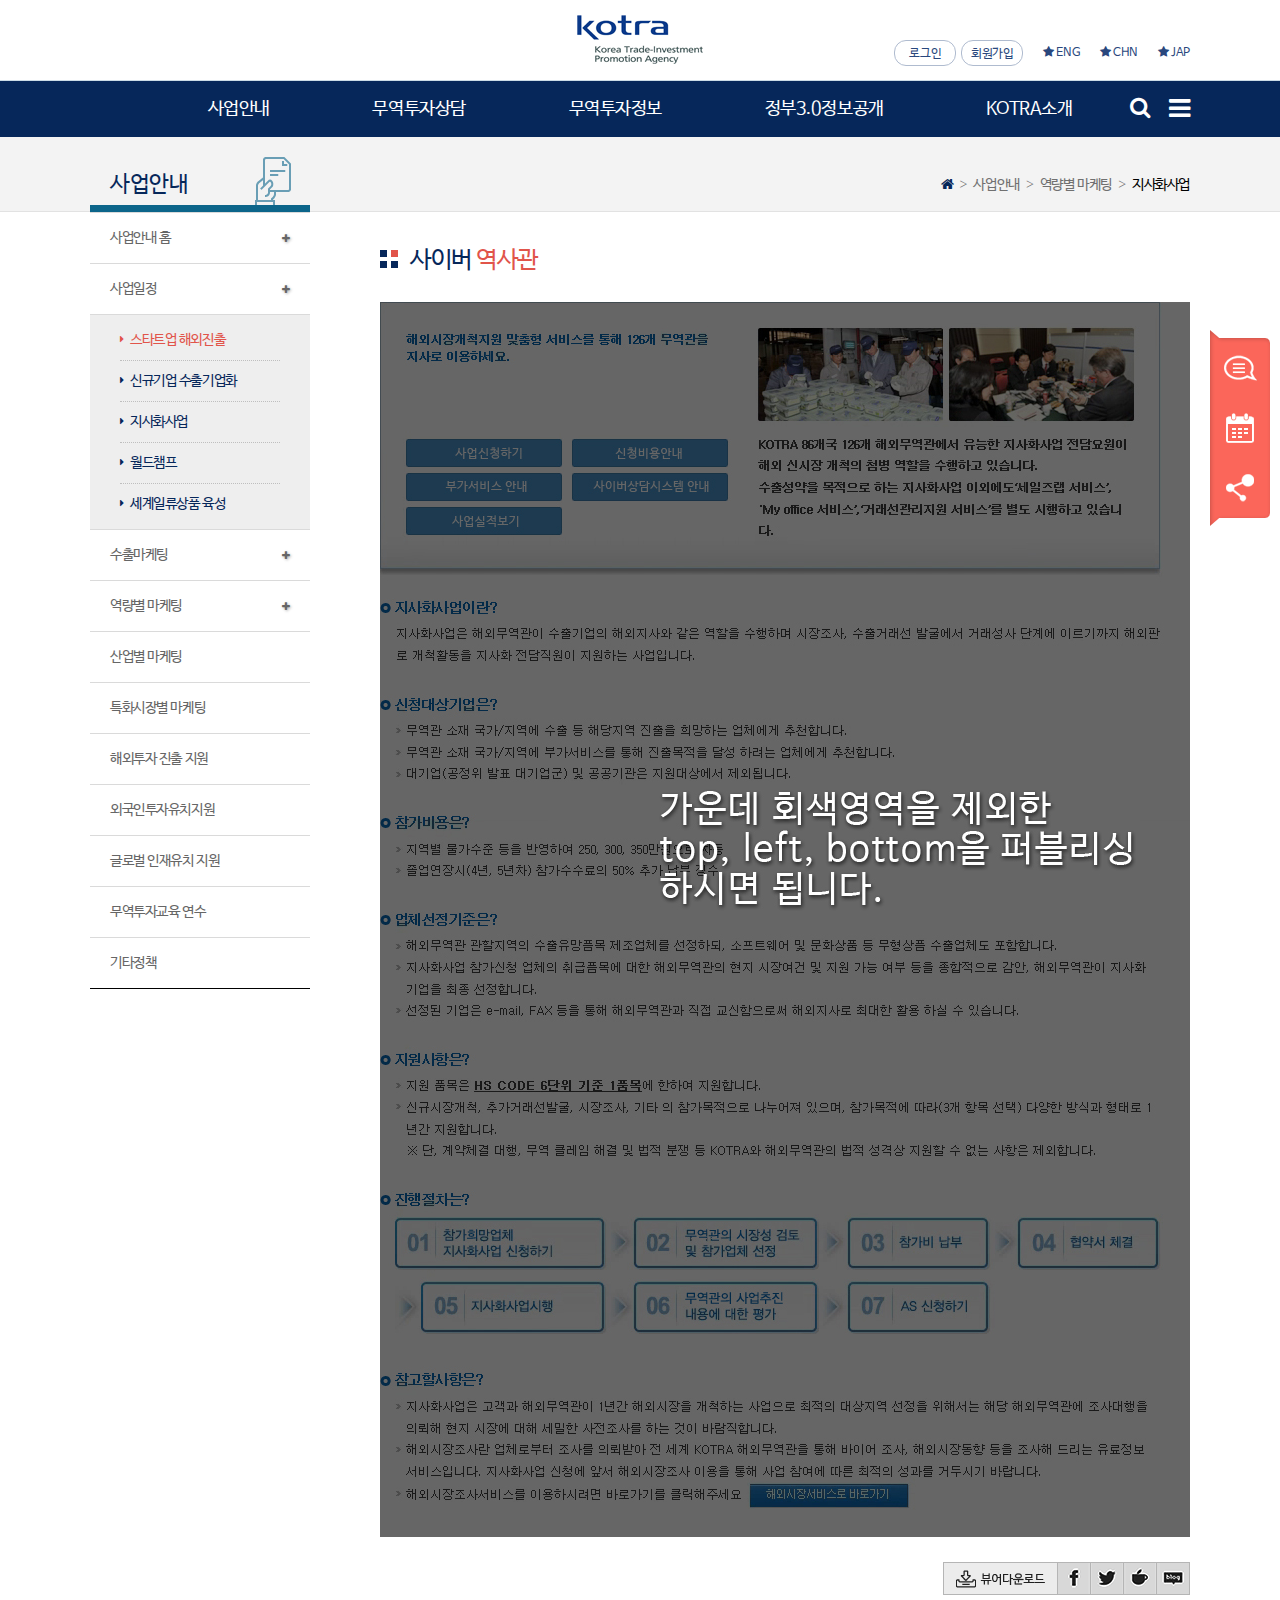
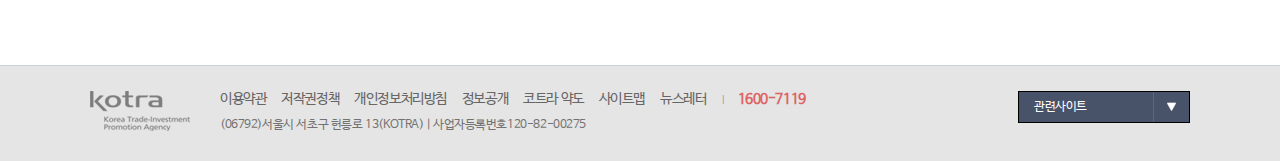
<file: html_kr/sub_layout.html>
<!DOCTYPE html>
<html lang="ko">
<head>
<meta charset="utf-8" />
<meta name="viewport" content="user-scalable=no, width=device-width, initial-scale=1, maximum-scale=1, minimum-scale=1" />
<meta http-equiv="X-UA-Compatible" content="IE=edge,chrome=1" />
<title>KOTRA</title>
<link rel="stylesheet" href="../css/style_kr.css" />
<!--[if lt IE 9]>
<script src="http://html5shim.googlecode.com/svn/trunk/html5.js"></script>
<script src="http://css3-mediaqueries-js.googlecode.com/svn/trunk/css3-mediaqueries.js"></script>
<![endif]-->
<script src="../js/jquery-1.9.1.min.js"></script>
<script src="../js/ui_pc.js" ></script>

</head>

<body>
<div id="wrapper">
    <div id="header">
        <div class="headTop">
            <div class="contents_box">
                <h1 class="logo"><a href="#">코트라</a></h1>    
                <div class="rightMenu">
                    <ul class="account">
                        <li><a href="#">로그인</a></li>
                        <li><a href="#">회원가입</a></li>
                    </ul>
                    <ul class="lan">
                        <li><a href="#"><i class="fa fa-star" aria-hidden="true"></i> ENG</a></li>
                        <li><a href="#"><i class="fa fa-star" aria-hidden="true"></i> CHN</a></li>
                        <li><a href="#"><i class="fa fa-star" aria-hidden="true"></i> JAP</a></li>
                    </ul>
                </div>
            </div>
        </div>
        <div class="headBottom sub_layout">
            <div class="contents_box">
                <div id="nav">
                    <ul class="clearfix">
                        <li><a href="#">사업안내</a></li>
                        <li><a href="#">무역투자상담</a></li>
                        <li><a href="#">무역투자정보</a></li>
                        <li><a href="#">정부3.0정보공개</a></li>
                        <li><a href="#">KOTRA소개</a></li>
                    </ul>
                </div>
                <div class="hamMenu">
                    <button><i class="fa fa-bars" aria-hidden="true"></i></button>
                </div>
                <div class="search">
                    <button><i class="fa fa-search" aria-hidden="true"></i></button>
                </div>
                <div class="searchForm">
                    <p class="searchBox">
                        <input type="text"> <button><i class="fa fa-search" aria-hidden="true"></i></button>
                    </p>
                </div>
            </div>
        </div>
        <div class="subNav">
            <div class="contents_box">
                <div class="subMenu">
                    <ul class="clearfix">
                        <li><a href="#">사업일정</a></li>
                        <li><a href="#">수출마케팅</a></li>
                        <li><a href="#">역량별 마케팅</a></li>
                        <li><a href="#">산업별 마케팅</a></li>
                        <li><a href="#">특화시장별 마케팅</a></li>
                        <li><a href="#">해외투자 진출 지원</a></li>
                        <li><a href="#">외국인투자유치지원</a></li>
                        <li><a href="#">글로벌 인재유치 지원</a></li>
                        <li><a href="#">무역투자교육 연수</a></li>
                        <li><a href="#">KOTRA CSR 업</a></li>
                        <li><a href="#">기타정책</a></li>
                    </ul>                
                    <ul class="clearfix">
                        <li><a href="#">온라인상담</a></li>
                        <li><a href="#">방문상담</a></li>
                        <li><a href="#">전화상담</a></li>
                        <li><a href="#">고객의 소리</a></li>
                        <li><a href="#">성공사례</a></li>
                        <li><a href="#">자주찾는 질문</a></li>
                        <li><a href="#">상담위원소개</a></li>
                        <li><a href="#">KOTRA 커뮤니티</a></li>
                    </ul>
                    
                    <ul class="clearfix">
                        <li><a href="#">해외시장정보</a></li>
                        <li><a href="#">전자상거래</a></li>
                        <li><a href="#">전시정보</a></li>
                        <li><a href="#">정상외교경제활용정보</a></li>
                        <li><a href="#">외국인투자유치</a></li>
                        <li><a href="#">해외투자진출</a></li>
                        <li><a href="#">해외진출기업 국내투자</a></li>
                        <li><a href="#">수출길자잡이</a></li>
                    </ul>
                    
                    <ul class="clearfix">
                        <li><a href="#">정보공개</a></li>
                        <li><a href="#">사전정보공표</a></li>
                        <li><a href="#">공공데이터 제공</a></li>
                        <li><a href="#">KOTRA 사업 실명제</a></li>
                    </ul>
                    
                    <ul class="clearfix">
                        <li><a href="#">공사소개</a></li>
                        <li><a href="#">CEO인사말</a></li>
                        <li><a href="#">조직도</a></li>
                        <li><a href="#">CIㆍ캐릭터 ㆍ엠블럼</a></li>
                        <li><a href="#">경영공시</a></li>
                        <li><a href="#">지속가능경영</a></li>
                        <li><a href="#">알림마당</a></li>
                        <li><a href="#">채용정보</a></li>
                        <li><a href="#">민원신고</a></li>
                        <li><a href="#">사이버 홍보</a></li>
                        <li><a href="#">협력사 기업정보</a></li>
                        <li><a href="#">서비스 자문단</a></li>
                    </ul>
                </div>
            </div>
        </div>
        <div class="indexMenu allLayer">
            <div class="contents_box">
                <dl>
                    <dt>사업안내</dt>
                    <dd>
                        <ul>
                            <li><a href="#">사업일정</a></li>
                            <li><a href="#">수출마케팅</a></li>
                            <li><a href="#">역량별 마케팅</a></li>
                            <li><a href="#">산업별 마케팅</a></li>
                            <li><a href="#">특화시장별 마케팅</a></li>
                            <li><a href="#">해외투자 진출 지원</a></li>
                            <li><a href="#">외국인투자유치지원</a></li>
                            <li><a href="#">글로벌 인재유치 지원</a></li>
                            <li><a href="#">무역투자교육 연수</a></li>
                            <li><a href="#">KOTRA CSR 업</a></li>
                            <li><a href="#">기타정책</a></li>
                        </ul>
                    </dd>
                </dl>
                <dl>
                    <dt>무역투자상담</dt>
                    <dd>
                        <ul>
                            <li><a href="#">온라인상담</a></li>
                            <li><a href="#">방문상담</a></li>
                            <li><a href="#">전화상담</a></li>
                            <li><a href="#">고객의 소리</a></li>
                            <li><a href="#">성공사례</a></li>
                            <li><a href="#">자주찾는 질문</a></li>
                            <li><a href="#">상담위원소개</a></li>
                            <li><a href="#">KOTRA 커뮤니티</a></li>
                        </ul>
                    </dd>
                </dl>
                <dl>
                    <dt>무역투자정보</dt>
                    <dd>
                        <ul>
                            <li><a href="#">해외시장정보</a></li>
                            <li><a href="#">전자상거래</a></li>
                            <li><a href="#">전시정보</a></li>
                            <li><a href="#">정상외교경제활용정보</a></li>
                            <li><a href="#">외국인투자유치</a></li>
                            <li><a href="#">해외투자진출</a></li>
                            <li><a href="#">해외진출기업 국내투자</a></li>
                            <li><a href="#">수출길자잡이</a></li>
                        </ul>
                    </dd>
                </dl>
                <dl>
                    <dt>정부3.0정보공개</dt>
                    <dd>
                        <ul>
                            <li><a href="#">정보공개</a></li>
                            <li><a href="#">사전정보공표</a></li>
                            <li><a href="#">공공데이터 제공</a></li>
                            <li><a href="#">KOTRA 사업 실명제</a></li>
                        </ul>
                    </dd>
                </dl>
                <dl>
                    <dt>KOTRA소개</dt>
                    <dd>
                        <ul>
                            <li><a href="#">공사소개</a></li>
                            <li><a href="#">CEO인사말</a></li>
                            <li><a href="#">조직도</a></li>
                            <li><a href="#">CIㆍ캐릭터 ㆍ엠블럼</a></li>
                            <li><a href="#">경영공시</a></li>
                            <li><a href="#">지속가능경영</a></li>
                            <li><a href="#">알림마당</a></li>
                            <li><a href="#">채용정보</a></li>
                            <li><a href="#">민원신고</a></li>
                            <li><a href="#">사이버 홍보</a></li>
                            <li><a href="#">협력사 기업정보</a></li>
                            <li><a href="#">서비스 자문단</a></li>
                        </ul>
                    </dd>
                </dl>
                <p class="btn_close"><button>close</button></p>
            </div>
        </div>
    </div>
    <div id="contents_wrapper">
        <div class="contents_box">
            <div id="menuLeft">
                <dl id="left_nav">
                    <dt>사업안내</dt>
                    <dd>
                        <a href="#">사업안내 홈</a>
                        <ul>
                            <li><a href="#">스타트업 해외진출</a></li>
                            <li><a href="#">신규기업 수출기업화</a></li>
                            <li><a href="#">지사화사업</a></li>
                            <li><a href="#">월드챔프</a></li>
                            <li><a href="#">세계일류상품 육성</a></li>
                        </ul>
                    </dd>
                    <dd>
                        <a href="#">사업일정</a>
                        <ul>
                            <li><a href="#" class="active">스타트업 해외진출</a></li> <!-- active 활성화 -->
                            <li><a href="#">신규기업 수출기업화</a></li>
                            <li><a href="#">지사화사업</a></li>
                            <li><a href="#">월드챔프</a></li>
                            <li><a href="#">세계일류상품 육성</a></li>
                        </ul>
                    </dd>
                    <dd>
                        <a href="#">수출마케팅</a>
                        <ul>
                            <li><a href="#">스타트업 해외진출</a></li>
                            <li><a href="#">신규기업 수출기업화</a></li>
                            <li><a href="#">지사화사업</a></li>
                            <li><a href="#">월드챔프</a></li>
                            <li><a href="#">세계일류상품 육성</a></li>
                        </ul>
                    </dd>
                    <dd>
                        <a href="#">역량별 마케팅</a>
                        <ul>
                            <li><a href="#">스타트업 해외진출</a></li>
                            <li><a href="#">신규기업 수출기업화</a></li>
                            <li><a href="#">지사화사업</a></li>
                            <li><a href="#">월드챔프</a></li>
                            <li><a href="#">세계일류상품 육성</a></li>
                        </ul>
                    </dd>
                    <dd><a href="#">산업별 마케팅</a></dd>
                    <dd><a href="#">특화시장별 마케팅</a></dd>
                    <dd><a href="#">해외투자 진출 지원</a></dd>
                    <dd><a href="#">외국인투자유치지원</a></dd>
                    <dd><a href="#">글로벌 인재유치 지원</a></dd>
                    <dd><a href="#">무역투자교육 연수</a></dd>
                    <dd><a href="#">기타정책</a></dd>
                </dl>
            </div>
            <div id="article_area">
                <p id="location">
                    <i class="fa fa-home" aria-hidden="true"></i> <span>&gt;</span> 사업안내 <span>&gt;</span> 역량별 마케팅 <span>&gt;</span> <b>지사화사업</b>
                </p>
                <div id="contents_wrap">
                    <!-- contnets -->
                    <div class="contents_header">
                        <h2>사이버 <span>역사관</span></h2>    
                    </div>
                    <div class="contents">
                        <img src="../images/thumb/@img_contents.jpg" alt="">
                    </div>
                    <div class="snsLine">
                        <ul class="clearfix">
                            <li><a href="#"><img src="../images/kr/btn_viewer.png" alt="뷰어다운로드"></a></li>
                            <li><a href="#"><img src="../images/kr/btn_sns01.png" alt="페이스북"></a></li>
                            <li><a href="#"><img src="../images/kr/btn_sns02.png" alt="트위터"></a></li>
                            <li><a href="#"><img src="../images/kr/btn_sns03.png" alt=""></a></li>
                            <li><a href="#"><img src="../images/kr/btn_sns04.png" alt="블로그"></a></li>
                        </ul>
                    </div>
                    <!-- //contnets -->
                    <ul class="quick_menu">
                        <li class="menu01"><a href="#">온라인상담</a></li>
                        <li class="menu02"><a href="#">사업안내</a></li>
                        <li class="menu03"><a href="#">공유하기</a></li>
                    </ul>
                </div>
            </div>
        </div>
    </div>
    <div id="footer">
        <div class="contents_box">
            <div class="footer_con clearfix">
                <p class="logo_bottom"><img src="../images/kr/img_logo_bottom_sub.png" alt="kotra"></p>
                <ul class="footMenu clearfix">
                    <li><a href="#">이용약관</a></li>
                    <li><a href="#">저작권정책</a></li>
                    <li><a href="#">개인정보처리방침</a></li>
                    <li><a href="#">정보공개</a></li>
                    <li><a href="#">코트라 약도</a></li>
                    <li><a href="#">사이트맵</a></li>
                    <li><a href="#">뉴스레터</a></li>
                    <li><em>|</em> <span class="call">1600-7119</span></li>
                </ul>
                <p class="copy">(06792)서울시 서초구 헌릉로 13(KOTRA) | 사업자등록번호120-82-00275</p>
                <div class="family_link">
                    <p class="select_link"><a href="#">관련사이트</a></p>
                    <ul class="link_list">
                        <li><a href="#">관련사이트 1</a></li>
                        <li><a href="#">관련사이트 2</a></li>
                        <li><a href="#">관련사이트 3</a></li>
                        <li><a href="#">관련사이트 4</a></li>
                    </ul>
                </div>
            </div>
        </div>
    </div>
</div>
</body>
</html>
</file>
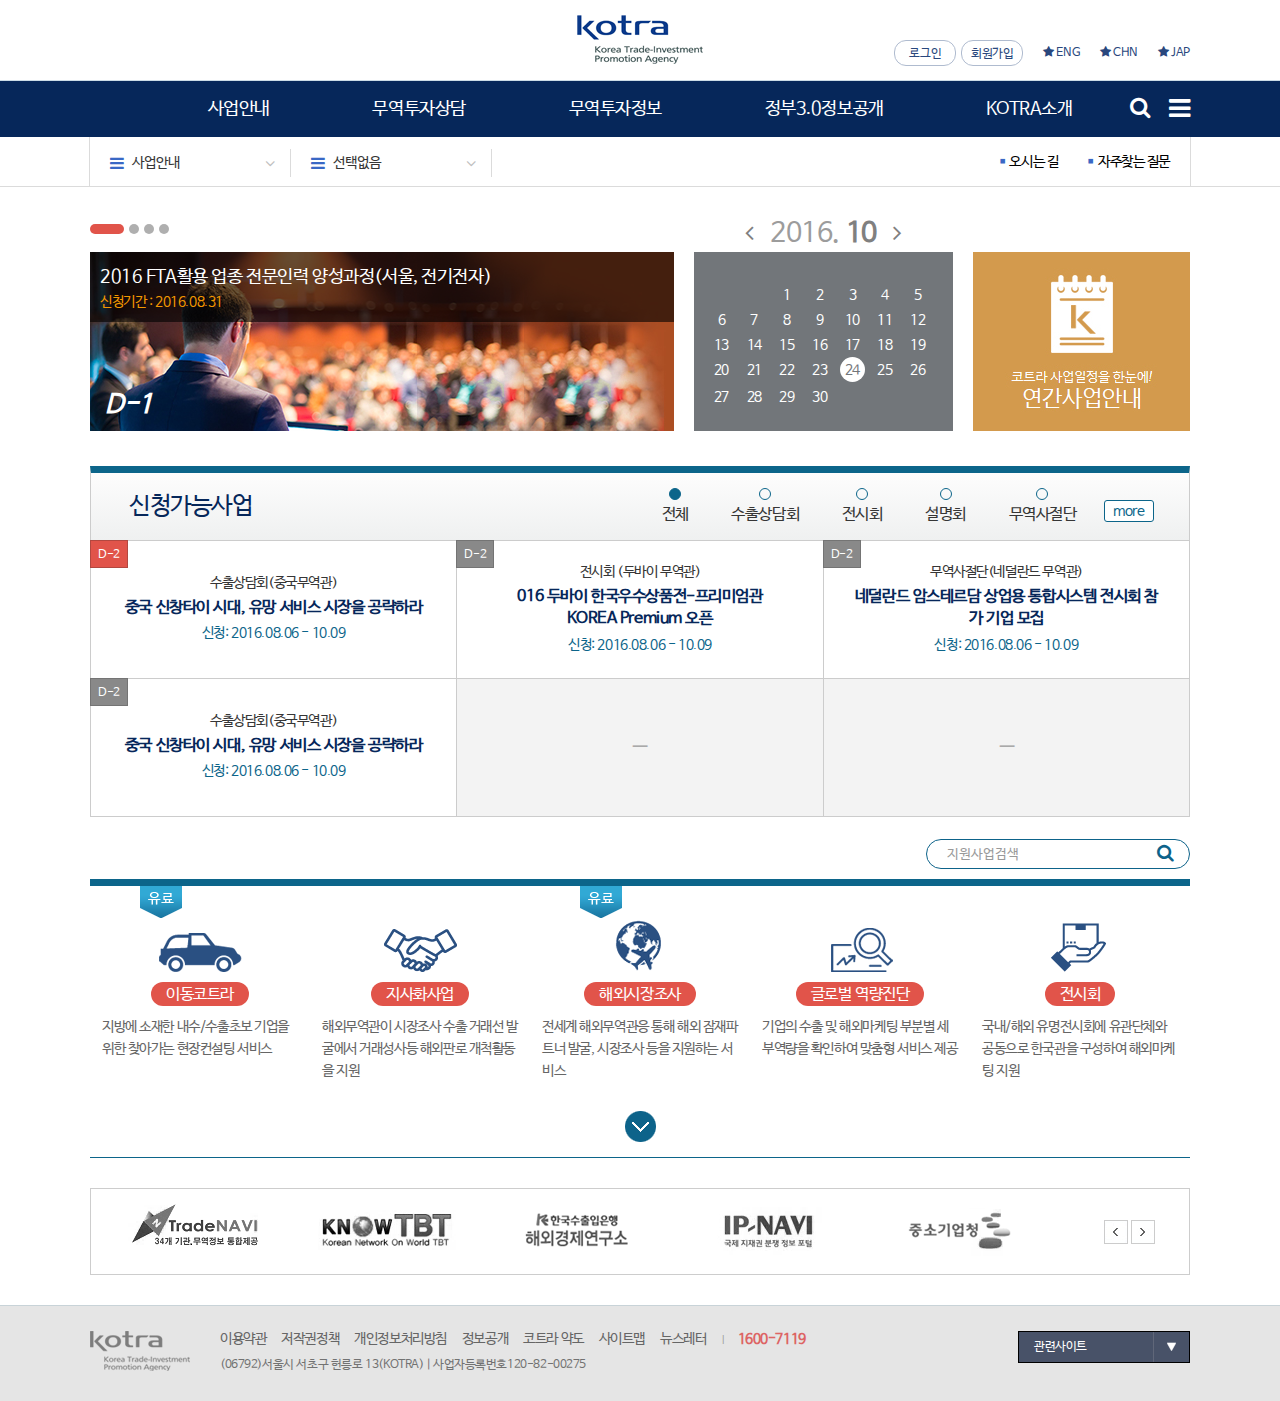
<file: html_kr/sub_main01.html>
<!DOCTYPE html>
<html lang="ko">
<head>
<meta charset="utf-8" />
<meta name="viewport" content="user-scalable=no, width=device-width, initial-scale=1, maximum-scale=1, minimum-scale=1" />
<meta http-equiv="X-UA-Compatible" content="IE=edge,chrome=1" />
<title>KOTRA</title>
<link rel="stylesheet" href="../css/style_kr.css" />
<!--[if lt IE 9]>
<script src="http://html5shim.googlecode.com/svn/trunk/html5.js"></script>
<script src="http://css3-mediaqueries-js.googlecode.com/svn/trunk/css3-mediaqueries.js"></script>
<![endif]-->
<script src="../js/jquery-1.9.1.min.js"></script>
<script src="../js/jquery.bxslider.min.js"></script>
<script src="../js/ui_pc.js" ></script>

</head>

<body>
<div id="wrapper">
    <div id="header">
        <div class="headTop">
            <div class="contents_box">
                <h1 class="logo"><a href="#">코트라</a></h1>    
                <div class="rightMenu">
                    <ul class="account">
                        <li><a href="#">로그인</a></li>
                        <li><a href="#">회원가입</a></li>
                    </ul>
                    <ul class="lan">
                        <li><a href="#"><i class="fa fa-star" aria-hidden="true"></i> ENG</a></li>
                        <li><a href="#"><i class="fa fa-star" aria-hidden="true"></i> CHN</a></li>
                        <li><a href="#"><i class="fa fa-star" aria-hidden="true"></i> JAP</a></li>
                    </ul>
                </div>
            </div>
        </div>
        <div class="headBottom sub_layout">
            <div class="contents_box">
                <div id="nav">
                    <ul class="clearfix">
                        <li><a href="#">사업안내</a></li>
                        <li><a href="#">무역투자상담</a></li>
                        <li><a href="#">무역투자정보</a></li>
                        <li><a href="#">정부3.0정보공개</a></li>
                        <li><a href="#">KOTRA소개</a></li>
                    </ul>
                </div>
                <div class="hamMenu">
                    <button><i class="fa fa-bars" aria-hidden="true"></i></button>
                </div>
                <div class="search">
                    <button><i class="fa fa-search" aria-hidden="true"></i></button>
                </div>
            </div>
        </div>
        
        <div class="subNav">
            <div class="contents_box">
                <div class="subMenu">
                    <ul class="clearfix">
                        <li><a href="#">사업일정</a></li>
                        <li><a href="#">수출마케팅</a></li>
                        <li><a href="#">역량별 마케팅</a></li>
                        <li><a href="#">산업별 마케팅</a></li>
                        <li><a href="#">특화시장별 마케팅</a></li>
                        <li><a href="#">해외투자 진출 지원</a></li>
                        <li><a href="#">외국인투자유치지원</a></li>
                        <li><a href="#">글로벌 인재유치 지원</a></li>
                        <li><a href="#">무역투자교육 연수</a></li>
                        <li><a href="#">KOTRA CSR 업</a></li>
                        <li><a href="#">기타정책</a></li>
                    </ul>                
                    <ul class="clearfix">
                        <li><a href="#">온라인상담</a></li>
                        <li><a href="#">방문상담</a></li>
                        <li><a href="#">전화상담</a></li>
                        <li><a href="#">고객의 소리</a></li>
                        <li><a href="#">성공사례</a></li>
                        <li><a href="#">자주찾는 질문</a></li>
                        <li><a href="#">상담위원소개</a></li>
                        <li><a href="#">KOTRA 커뮤니티</a></li>
                    </ul>
                    
                    <ul class="clearfix">
                        <li><a href="#">해외시장정보</a></li>
                        <li><a href="#">전자상거래</a></li>
                        <li><a href="#">전시정보</a></li>
                        <li><a href="#">정상외교경제활용정보</a></li>
                        <li><a href="#">외국인투자유치</a></li>
                        <li><a href="#">해외투자진출</a></li>
                        <li><a href="#">해외진출기업 국내투자</a></li>
                        <li><a href="#">수출길자잡이</a></li>
                    </ul>
                    
                    <ul class="clearfix">
                        <li><a href="#">정보공개</a></li>
                        <li><a href="#">사전정보공표</a></li>
                        <li><a href="#">공공데이터 제공</a></li>
                        <li><a href="#">KOTRA 사업 실명제</a></li>
                    </ul>
                    
                    <ul class="clearfix">
                        <li><a href="#">공사소개</a></li>
                        <li><a href="#">CEO인사말</a></li>
                        <li><a href="#">조직도</a></li>
                        <li><a href="#">CIㆍ캐릭터 ㆍ엠블럼</a></li>
                        <li><a href="#">경영공시</a></li>
                        <li><a href="#">지속가능경영</a></li>
                        <li><a href="#">알림마당</a></li>
                        <li><a href="#">채용정보</a></li>
                        <li><a href="#">민원신고</a></li>
                        <li><a href="#">사이버 홍보</a></li>
                        <li><a href="#">협력사 기업정보</a></li>
                        <li><a href="#">서비스 자문단</a></li>
                    </ul>
                </div>
            </div>
        </div>
        <div class="headAside">
            <div class="contents_box">
                <div class="menu_select">
                    <div class="business_info">
                        <p class="tit"><button><i class="fa fa-bars" aria-hidden="true"></i> 사업안내</button></p>
                    </div>
                    <div class="business_info info_sub">
                        <p class="tit"><button><i class="fa fa-bars" aria-hidden="true"></i> 선택없음</button></p>
                    </div>
                </div>
                <div class="quickMenu">
                    <ul class="clearfix">
                        <li><a href="#">오시는 길</a></li>
                        <li><a href="#">자주찾는 질문</a></li>
                    </ul>
                </div>
            </div>
        </div>
        
    </div>
    <div id="subIndex_wrapper">
        <div class="contents_box">
            <div class="business_into">
                <div class="left_banner">
                    <ul>
                        <li>
                            <a href="#">
                                <p class="img"><img src="../images/thumb/@img_subMain_banner.jpg" alt=""></p>
                                <dl>
                                    <dt>2016 FTA활용 업종 전문인력 양성과정(서울, 전기전자)</dt>
                                    <dd>신청기간 : 2016.08.31</dd>
                                </dl>
                                <p class="d-day">D-1</p>
                            </a>
                        </li>
                        <li>
                            <a href="#">
                                <p class="img"><img src="../images/thumb/@img_subMain_banner.jpg" alt=""></p>
                                <dl>
                                    <dt>2016 FTA활용 업종 전문인력 양성과정(서울, 전기전자)</dt>
                                    <dd>신청기간 : 2016.08.31</dd>
                                </dl>
                                <p class="d-day">D-2</p>
                            </a>
                        </li>
                        <li>
                            <a href="#">
                                <p class="img"><img src="../images/thumb/@img_subMain_banner.jpg" alt=""></p>
                                <dl>
                                    <dt>2016 FTA활용 업종 전문인력 양성과정(서울, 전기전자)</dt>
                                    <dd>신청기간 : 2016.08.31</dd>
                                </dl>
                                <p class="d-day">D-3</p>
                            </a>
                        </li>
                        <li>
                            <a href="#">
                                <p class="img"><img src="../images/thumb/@img_subMain_banner.jpg" alt=""></p>
                                <dl>
                                    <dt>2016 FTA활용 업종 전문인력 양성과정(서울, 전기전자)</dt>
                                    <dd>신청기간 : 2016.08.31</dd>
                                </dl>
                                <p class="d-day">D-4</p>
                            </a>
                        </li>
                    </ul>
                </div>
                <div class="callender">
                    <p class="date">
                        <button><i class="fa fa-angle-left" aria-hidden="true"></i></button>
                        <span>2016. <b>10</b></span>
                        <button><i class="fa fa-angle-right" aria-hidden="true"></i></button>
                    </p>
                    <div class="month">
                        <table>
                            <tr>
                                <td></td>
                                <td></td>
                                <td><span>1</span></td>
                                <td><span>2</span></td>
                                <td><span>3</span></td>
                                <td><span>4</span></td>
                                <td><span>5</span></td>
                            </tr>
                            <tr>
                                <td><span>6</span></td>
                                <td><span>7</span></td>
                                <td><span>8</span></td>
                                <td><span>9</span></td>
                                <td><span>10</span></td>
                                <td><span>11</span></td>
                                <td><span>12</span></td>
                            </tr>
                            <tr>
                                <td><span>13</span></td>
                                <td><span>14</span></td>
                                <td><span>15</span></td>
                                <td><span>16</span></td>
                                <td><span>17</span></td>
                                <td><span>18</span></td>
                                <td><span>19</span></td>
                            </tr>
                            <tr>
                                <td><span>20</span></td>
                                <td><span>21</span></td>
                                <td><span>22</span></td>
                                <td><span>23</span></td>
                                <td><span class="today">24</span></td>
                                <td><span>25</span></td>
                                <td><span>26</span></td>
                            </tr>
                            <tr>
                                <td><span>27</span></td>
                                <td><span>28</span></td>
                                <td><span>29</span></td>
                                <td><span>30</span></td>
                                <td><span></span></td>
                                <td><span></span></td>
                                <td><span></span></td>
                            </tr>
                        </table>
                    </div>
                </div>
                <div class="right_banner"><a href="#"><img src="../images/kr/img_indexSub_banner.jpg" alt=""></a></div>
            </div>
        </div>
        <div id="business" class="subMain">
            <div class="contents_box">
                <div class="header clearfix">
                    <h2>신청가능사업</h2>
                    <div class="select_type">
                        <ul class="clearfix">
                            <li><input type="radio" name="select_business" id="select01" checked><label for="select01">전체</label></li>
                            <li><input type="radio" name="select_business" id="select02"><label for="select02">수출상담회</label></li>
                            <li><input type="radio" name="select_business" id="select03"><label for="select03">전시회</label></li>
                            <li><input type="radio" name="select_business" id="select04"><label for="select04">설명회</label></li>
                            <li><input type="radio" name="select_business" id="select05"><label for="select05">무역사절단</label></li>
                        </ul>
                        <p class="more"><a href="#">more</a></p>
                    </div>
                </div>
            </div>
            <div class="business_list">
                <div class="contents_box">
                    <ul class="clearfix">
                        <li>
                            <a href="#">
                                <p class="dday near">D-2</p>
                                <dl>
                                    <dt>수출상담회(중국무역관)</dt>
                                    <dd>중국 신창타이 시대, 유망 서비스 시장을 공략하라</dd>
                                    <dd class="date">신청: 2016.08.06 - 10.09</dd>
                                </dl>
                            </a>
                        </li>
                        <li>
                            <a href="#">
                                <p class="dday">D-2</p>
                                <dl>
                                    <dt>전시회 (두바이 무역관)</dt>
                                    <dd>016 두바이 한국우수상품전-프리미엄관 <br>
        KOREA Premium 오픈 </dd>
                                    <dd class="date">신청: 2016.08.06 - 10.09</dd>
                                </dl>
                            </a>
                        </li>
                        <li>
                            <a href="#">
                                <p class="dday">D-2</p>
                                <dl>
                                    <dt>무역사절단(네덜란드 무역관)</dt>
                                    <dd>네덜란드 암스테르담 상업용 통합시스템 전시회 참가 기업 모집</dd>
                                    <dd class="date">신청: 2016.08.06 - 10.09</dd>
                                </dl>
                            </a>
                        </li>
                        <li>
                            <a href="#">
                                <p class="dday">D-2</p>
                                <dl>
                                    <dt>수출상담회(중국무역관)</dt>
                                    <dd>중국 신창타이 시대, 유망 서비스 시장을 공략하라</dd>
                                    <dd class="date">신청: 2016.08.06 - 10.09</dd>
                                </dl>
                            </a>
                        </li>
                        <li>
                            <a href="#" class="blank">
                                <dl>
                                    <dd>─</dd>
                                </dl>
                            </a>
                        </li>
                        <li>
                            <a href="#" class="blank">
                                <dl>
                                    <dd>─</dd>
                                </dl>
                            </a>
                        </li>
                    </ul>
                </div>
            </div>
        </div>
        <div id="support_search" class="contents_box">
            <div class="search_support">
                <p class="search">
                    <input type="text" placeholder="지원사업검색"><button><i class="fa fa-search" aria-hidden="true"></i></button>
                </p>
            </div>
            <div class="quick_list">
                <ul class="clearfix">
                    <li>
                        <a href="#">
                            <p class="ico"><img src="../images/kr/ico_kotra01.png" alt=""></p>
                            <p class="tit"><span>이동코트라</span></p>
                            <p class="summery">지방에 소재한 내수/수출초보 기업을 위한 찾아가는 현장컨설팅 서비스</p>
                        </a>
                        <p class="ico_payment"><img src="../images/kr/ico_charge.png" alt="유료"></p>
                    </li>
                    <li>
                        <a href="#">
                            <p class="ico"><img src="../images/kr/ico_kotra02.png" alt=""></p>
                            <p class="tit"><span>지사화사업</span></p>
                            <p class="summery">해외무역관이 시장조사 수출 거래선 발굴에서 거래성사등 해외판로 개척활동을 지원</p>
                        </a>
                    </li>
                    <li>
                        <a href="#">
                            <p class="ico"><img src="../images/kr/ico_kotra03.png" alt=""></p>
                            <p class="tit"><span>해외시장조사</span></p>
                            <p class="summery">전세계 해외무역관응 통해 해외 잠재파트너 발굴, 시장조사 등을 지원하는 서비스</p>
                        </a>
                        <p class="ico_payment"><img src="../images/kr/ico_charge.png" alt="유료"></p>
                    </li>
                    <li>
                        <a href="#">
                            <p class="ico"><img src="../images/kr/ico_kotra04.png" alt=""></p>
                            <p class="tit"><span>글로벌 역량진단</span></p>
                            <p class="summery">기업의 수출 및 해외마케팅 부분별 세부역량을 확인하여 맞춤형 서비스 제공</p>
                        </a>
                    </li>
                    <li>
                        <a href="#">
                            <p class="ico"><img src="../images/kr/ico_kotra05.png" alt=""></p>
                            <p class="tit"><span>전시회</span></p>
                            <p class="summery">국내/해외 유명전시회에 유관단체와 공동으로 한국관을 구성하여 해외마케팅 지원</p>
                        </a>
                    </li>
                    <li>
                        <a href="#">
                            <p class="ico"><img src="../images/kr/ico_kotra01.png" alt=""></p>
                            <p class="tit"><span>이동코트라</span></p>
                            <p class="summery">지방에 소재한 내수/수출초보 기업을 위한 찾아가는 현장컨설팅 서비스</p>
                        </a>
                        <p class="ico_payment"><img src="../images/kr/ico_charge.png" alt="유료"></p>
                    </li>
                    <li>
                        <a href="#">
                            <p class="ico"><img src="../images/kr/ico_kotra02.png" alt=""></p>
                            <p class="tit"><span>지사화사업</span></p>
                            <p class="summery">해외무역관이 시장조사 수출 거래선 발굴에서 거래성사등 해외판로 개척활동을 지원</p>
                        </a>
                    </li>
                    <li>
                        <a href="#">
                            <p class="ico"><img src="../images/kr/ico_kotra03.png" alt=""></p>
                            <p class="tit"><span>해외시장조사</span></p>
                            <p class="summery">전세계 해외무역관응 통해 해외 잠재파트너 발굴, 시장조사 등을 지원하는 서비스</p>
                        </a>
                        <p class="ico_payment"><img src="../images/kr/ico_charge.png" alt="유료"></p>
                    </li>
                    <li>

                    </li>
                    <li>

                    </li>
                </ul>
            </div>
            <p class="btn_more"><button><img src="../images/kr/btn_support_open.png" alt=""></button></p>
        </div>
    </div>
    <div id="bottomSlide">
        <div class="contents_box">
            <div class="slider">
                <ul>
                    <li><a href="#"><img src="../images/kr/img_family01.png" alt=""></a></li>
                    <li><a href="#"><img src="../images/kr/img_family02.png" alt=""></a></li>
                    <li><a href="#"><img src="../images/kr/img_family03.png" alt=""></a></li>
                    <li><a href="#"><img src="../images/kr/img_family04.png" alt=""></a></li>
                    <li><a href="#"><img src="../images/kr/img_family05.png" alt=""></a></li>
                </ul>
                <p class="control">
                    <span class="btn_prev">이전</span>
    <!--                <span class="stop"><i class="fa fa-stop" aria-hidden="true"></i></span>-->
                    <span class="btn_next">다음</span>
                </p>
            </div>

        </div>
    </div>
    <div id="footer">
        <div class="contents_box">
            <div class="footer_con clearfix">
                <p class="logo_bottom"><img src="../images/kr/img_logo_bottom_sub.png" alt="kotra"></p>
                <ul class="footMenu clearfix">
                    <li><a href="#">이용약관</a></li>
                    <li><a href="#">저작권정책</a></li>
                    <li><a href="#">개인정보처리방침</a></li>
                    <li><a href="#">정보공개</a></li>
                    <li><a href="#">코트라 약도</a></li>
                    <li><a href="#">사이트맵</a></li>
                    <li><a href="#">뉴스레터</a></li>
                    <li><em>|</em> <span class="call">1600-7119</span></li>
                </ul>
                <p class="copy">(06792)서울시 서초구 헌릉로 13(KOTRA) | 사업자등록번호120-82-00275</p>
                <div class="family_link">
                    <p class="select_link"><a href="#">관련사이트</a></p>
                    <ul class="link_list">
                        <li><a href="#">관련사이트 1</a></li>
                        <li><a href="#">관련사이트 2</a></li>
                        <li><a href="#">관련사이트 3</a></li>
                        <li><a href="#">관련사이트 4</a></li>
                    </ul>
                </div>
            </div>
        </div>
    </div>
</div>
<script>
$(document).ready(function(){
    $("#support_search .btn_more button").on('click',function(){
        $("#support_search .quick_list").css({height:'auto'})
    })
    $('.left_banner ul').bxSlider({
        mode:'fade',
        auto:false,
        useCSS: false,
        pager:true,
        controls:false,
        speed:300,
        pause:4000,
        moveSlides: 1,
        oneToOneTouch:false,
    });    
    $('#bottomSlide .slider>ul').bxSlider({
        auto:false,
        useCSS: false,
        pager:false,
        controls:true,
        speed:300,
        pause:4000,
        moveSlides: 1,
        oneToOneTouch:false,
        minSlides: 5,
        maxSlides: 5,
        slideWidth:200,
        nextSelector:$('#bottomSlide .control .btn_next'),
        prevSelector:$('#bottomSlide .control .btn_prev'),
    });
})
    
</script>
</body>
</html>
</file>
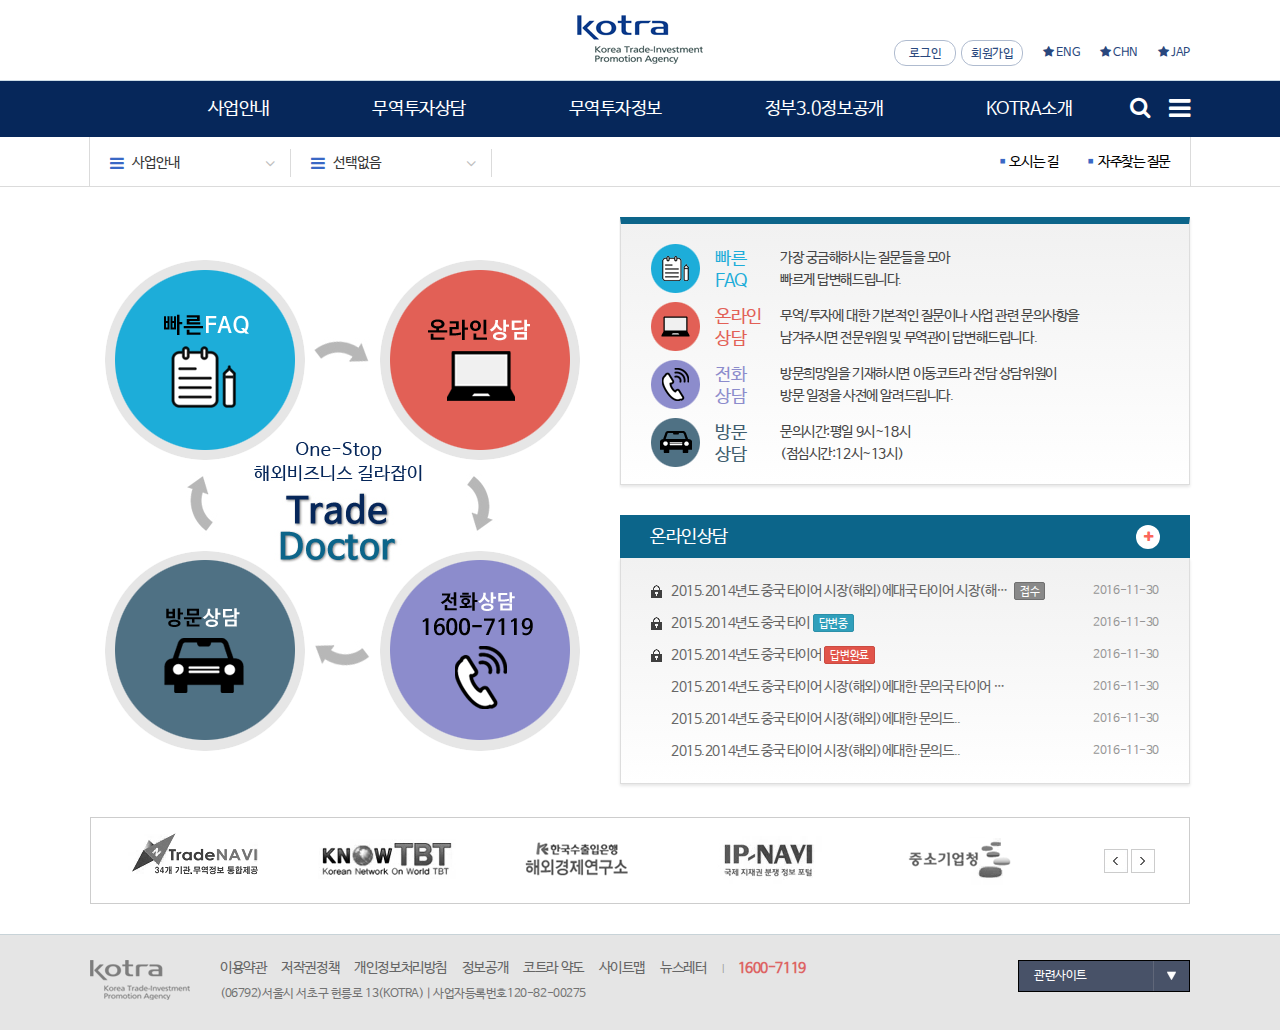
<file: html_kr/sub_main02.html>
<!DOCTYPE html>
<html lang="ko">
<head>
<meta charset="utf-8" />
<meta name="viewport" content="user-scalable=no, width=device-width, initial-scale=1, maximum-scale=1, minimum-scale=1" />
<meta http-equiv="X-UA-Compatible" content="IE=edge,chrome=1" />
<title>KOTRA</title>
<link rel="stylesheet" href="../css/style_kr.css" />
<!--[if lt IE 9]>
<script src="http://html5shim.googlecode.com/svn/trunk/html5.js"></script>
<script src="http://css3-mediaqueries-js.googlecode.com/svn/trunk/css3-mediaqueries.js"></script>
<![endif]-->
<script src="../js/jquery-1.9.1.min.js"></script>
<script src="../js/jquery.bxslider.min.js"></script>
<script src="../js/ui_pc.js" ></script>

</head>

<body>
<div id="wrapper">
    <div id="header">
        <div class="headTop">
            <div class="contents_box">
                <h1 class="logo"><a href="#">코트라</a></h1>    
                <div class="rightMenu">
                    <ul class="account">
                        <li><a href="#">로그인</a></li>
                        <li><a href="#">회원가입</a></li>
                    </ul>
                    <ul class="lan">
                        <li><a href="#"><i class="fa fa-star" aria-hidden="true"></i> ENG</a></li>
                        <li><a href="#"><i class="fa fa-star" aria-hidden="true"></i> CHN</a></li>
                        <li><a href="#"><i class="fa fa-star" aria-hidden="true"></i> JAP</a></li>
                    </ul>
                </div>
            </div>
        </div>
        <div class="headBottom sub_layout">
            <div class="contents_box">
                <div id="nav">
                    <ul class="clearfix">
                        <li><a href="#">사업안내</a></li>
                        <li><a href="#">무역투자상담</a></li>
                        <li><a href="#">무역투자정보</a></li>
                        <li><a href="#">정부3.0정보공개</a></li>
                        <li><a href="#">KOTRA소개</a></li>
                    </ul>
                </div>
                <div class="hamMenu">
                    <button><i class="fa fa-bars" aria-hidden="true"></i></button>
                </div>
                <div class="search">
                    <button><i class="fa fa-search" aria-hidden="true"></i></button>
                </div>
            </div>
        </div>
        <div class="headAside">
            <div class="contents_box">
                <div class="menu_select">
                    <div class="business_info">
                        <p class="tit"><button><i class="fa fa-bars" aria-hidden="true"></i> 사업안내</button></p>
                    </div>
                    <div class="business_info info_sub">
                        <p class="tit"><button><i class="fa fa-bars" aria-hidden="true"></i> 선택없음</button></p>
                    </div>
                </div>
                <div class="quickMenu">
                    <ul class="clearfix">
                        <li><a href="#">오시는 길</a></li>
                        <li><a href="#">자주찾는 질문</a></li>
                    </ul>
                </div>
            </div>
        </div>
    </div>
    <div id="subIndex_wrapper">
        <div class="contents_box">
            <div class="leftQuick">
                <ul>
                    <li class="menu01"><a href="#"><img src="../images/kr/btn_subMain02_01.png" alt=""></a></li>
                    <li class="menu02"><a href="#"><img src="../images/kr/btn_subMain02_02.png" alt=""></a></li>
                    <li class="menu03"><a href="#"><img src="../images/kr/btn_subMain02_03.png" alt=""></a></li>
                    <li class="menu04"><a href="#"><img src="../images/kr/btn_subMain02_04.png" alt=""></a></li>
                </ul>
            </div>
            <div class="mainbbsArea">
                <ul class="quickInfo">
                    <li class="menu01">
                        <img src="../images/kr/ico_subMain02_01.png" alt=""><span>빠른<br>FAQ</span> <em>가장 궁금해하시는 질문들을 모아 <br> 빠르게 답변해드립니다.</em>
                    </li>
                    <li class="menu02">
                        <img src="../images/kr/ico_subMain02_02.png" alt=""><span>온라인<br>상담</span><em>무역/투자에 대한 기본적인 질문이나 사업 관련 문의사항을 <br> 남겨주시면 전문위원 및 무역관이 답변해드립니다.</em>
                    </li>
                    <li class="menu03">
                        <img src="../images/kr/ico_subMain02_03.png" alt=""><span>전화<br>상담</span><em>방문희망일을 기재하시면 이동코트라 전담 상담위원이 <br> 방문 일정을 사전에 알려드립니다.</em>
                    </li>
                    <li class="menu04">
                        <img src="../images/kr/ico_subMain02_04.png" alt=""><span>방문<br>상담</span><em>문의시간:평일 9시~18시 <br>(점심시간:12시~13시)</em>
                    </li>
                </ul>
                <div class="onlineQna">
                    <h3>온라인상담</h3>
                    <ul>
                        <li>
                            <a href="#" class="lock">2015.2014년도 중국 타이어 시장(해외)에대국 타이어 시장(해외)에대한 문의드..  </a> 
                            <span class="stats step01">접수</span>
                            <span class="date">2016-11-30</span>
                        </li>
                        <li>
                            <a href="#" class="lock">2015.2014년도 중국 타이  </a> 
                            <span class="stats step02">답변중</span>
                            <span class="date">2016-11-30</span>
                        </li>
                        <li>
                            <a href="#" class="lock">2015.2014년도 중국 타이어  </a> 
                            <span class="stats step03">답변완료</span>
                            <span class="date">2016-11-30</span>
                        </li>
                        <li>
                            <a href="#">2015.2014년도 중국 타이어 시장(해외)에대한 문의국 타이어 시장(해외)에대한 문의  </a> 
                            <span class="date">2016-11-30</span>
                        </li>
                        <li>
                            <a href="#">2015.2014년도 중국 타이어 시장(해외)에대한 문의드..  </a> 
                            <span class="date">2016-11-30</span>
                        </li>
                        <li>
                            <a href="#">2015.2014년도 중국 타이어 시장(해외)에대한 문의드..  </a> 
                            <span class="date">2016-11-30</span>
                        </li>
                    </ul>
                    <a href="#" class="btn_more"><i class="fa fa-plus" aria-hidden="true"></i></a>
                </div>
            </div>
        </div>
    </div>
    <div id="bottomSlide">
        <div class="contents_box">
            <div class="slider">
                <ul>
                    <li><a href="#"><img src="../images/kr/img_family01.png" alt=""></a></li>
                    <li><a href="#"><img src="../images/kr/img_family02.png" alt=""></a></li>
                    <li><a href="#"><img src="../images/kr/img_family03.png" alt=""></a></li>
                    <li><a href="#"><img src="../images/kr/img_family04.png" alt=""></a></li>
                    <li><a href="#"><img src="../images/kr/img_family05.png" alt=""></a></li>
                </ul>
                <p class="control">
                    <span class="btn_prev">이전</span>
    <!--                <span class="stop"><i class="fa fa-stop" aria-hidden="true"></i></span>-->
                    <span class="btn_next">다음</span>
                </p>
            </div>

        </div>
    </div>
    <div id="footer">
        <div class="contents_box">
            <div class="footer_con clearfix">
                <p class="logo_bottom"><img src="../images/kr/img_logo_bottom_sub.png" alt="kotra"></p>
                <ul class="footMenu clearfix">
                    <li><a href="#">이용약관</a></li>
                    <li><a href="#">저작권정책</a></li>
                    <li><a href="#">개인정보처리방침</a></li>
                    <li><a href="#">정보공개</a></li>
                    <li><a href="#">코트라 약도</a></li>
                    <li><a href="#">사이트맵</a></li>
                    <li><a href="#">뉴스레터</a></li>
                    <li><em>|</em> <span class="call">1600-7119</span></li>
                </ul>
                <p class="copy">(06792)서울시 서초구 헌릉로 13(KOTRA) | 사업자등록번호120-82-00275</p>
                <div class="family_link">
                    <p class="select_link"><a href="#">관련사이트</a></p>
                    <ul class="link_list">
                        <li><a href="#">관련사이트 1</a></li>
                        <li><a href="#">관련사이트 2</a></li>
                        <li><a href="#">관련사이트 3</a></li>
                        <li><a href="#">관련사이트 4</a></li>
                    </ul>
                </div>
            </div>
        </div>
    </div>
</div>
<script>
$(document).ready(function(){
    $("#support_search .btn_more button").on('click',function(){
        $("#support_search .quick_list").css({height:'auto'})
    })
    $('.left_banner ul').bxSlider({
        mode:'fade',
        auto:false,
        useCSS: false,
        pager:true,
        controls:false,
        speed:300,
        pause:4000,
        moveSlides: 1,
        oneToOneTouch:false,
    });    
    $('#bottomSlide .slider>ul').bxSlider({
        auto:false,
        useCSS: false,
        pager:false,
        controls:true,
        speed:300,
        pause:4000,
        moveSlides: 1,
        oneToOneTouch:false,
        minSlides: 5,
        maxSlides: 5,
        slideWidth:200,
        nextSelector:$('#bottomSlide .control .btn_next'),
        prevSelector:$('#bottomSlide .control .btn_prev'),
    });
})
    
</script>
</body>
</html>
</file>
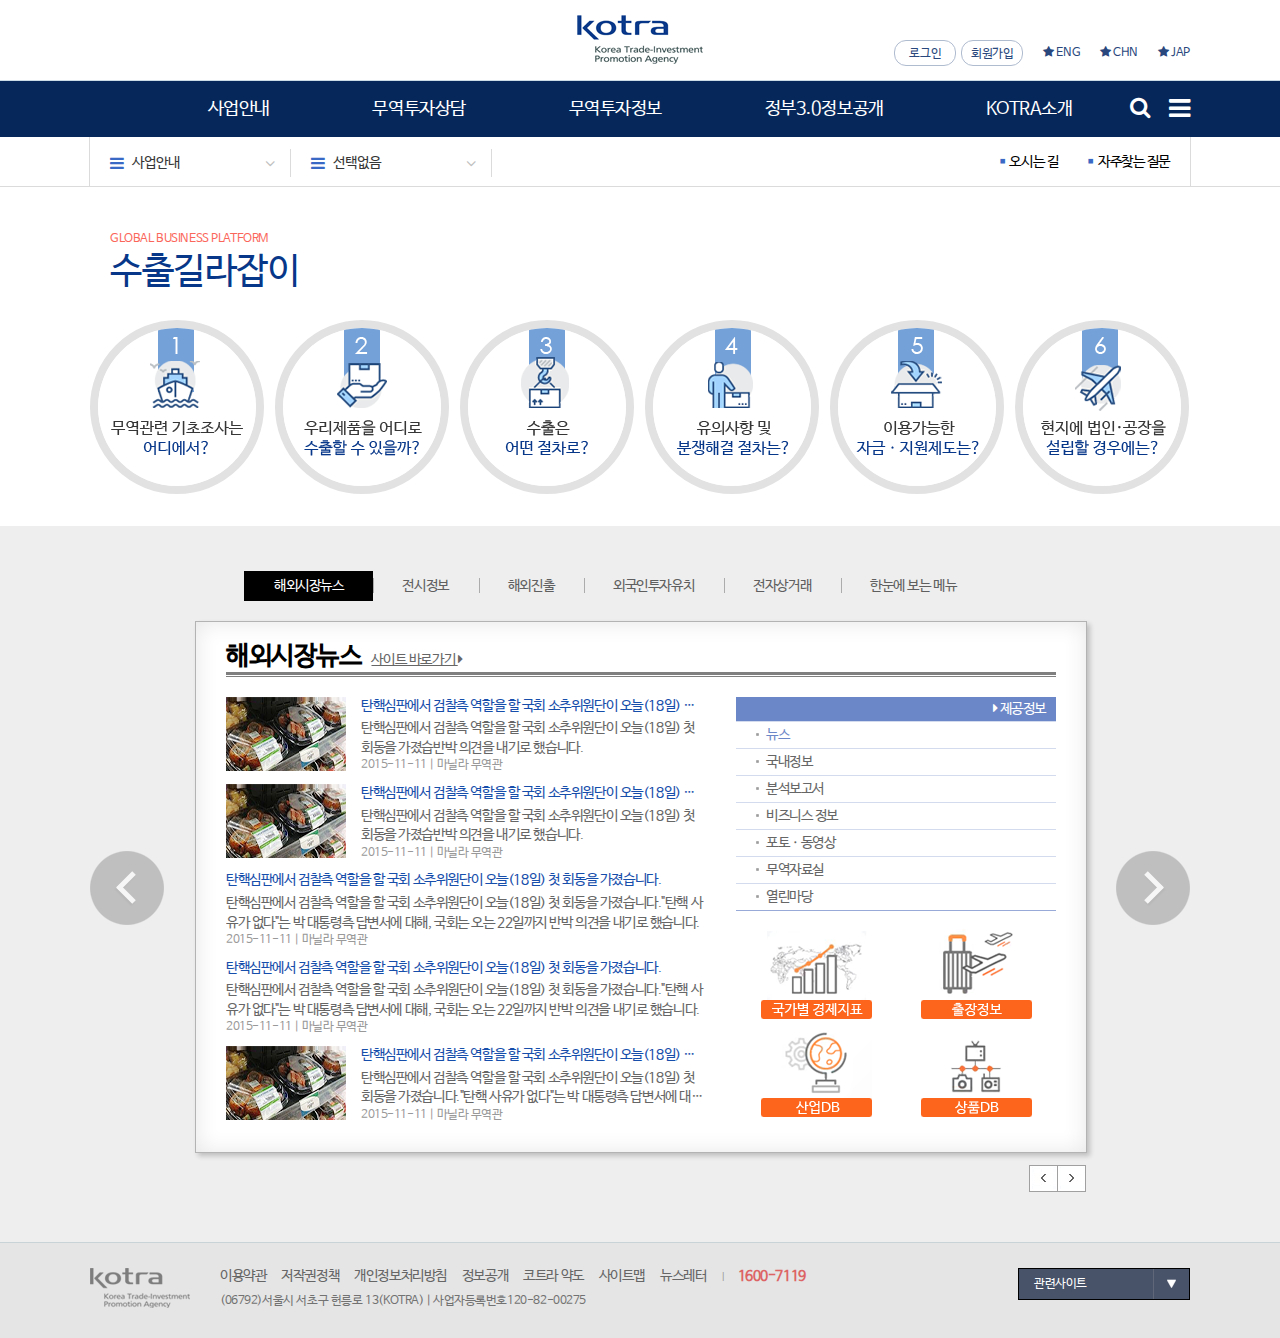
<file: html_kr/sub_main03.html>
<!DOCTYPE html>
<html lang="ko">
<head>
<meta charset="utf-8" />
<meta name="viewport" content="user-scalable=no, width=device-width, initial-scale=1, maximum-scale=1, minimum-scale=1" />
<meta http-equiv="X-UA-Compatible" content="IE=edge,chrome=1" />
<title>KOTRA</title>
<link rel="stylesheet" href="../css/style_kr.css" />
<!--[if lt IE 9]>
<script src="http://html5shim.googlecode.com/svn/trunk/html5.js"></script>
<script src="http://css3-mediaqueries-js.googlecode.com/svn/trunk/css3-mediaqueries.js"></script>
<![endif]-->
<script src="../js/jquery-1.9.1.min.js"></script>
<script src="../js/jquery.bxslider.min.js"></script>
<script src="../js/ui_pc.js" ></script>

</head>

<body>
<div id="wrapper">
    <div id="header">
        <div class="headTop">
            <div class="contents_box">
                <h1 class="logo"><a href="#">코트라</a></h1>    
                <div class="rightMenu">
                    <ul class="account">
                        <li><a href="#">로그인</a></li>
                        <li><a href="#">회원가입</a></li>
                    </ul>
                    <ul class="lan">
                        <li><a href="#"><i class="fa fa-star" aria-hidden="true"></i> ENG</a></li>
                        <li><a href="#"><i class="fa fa-star" aria-hidden="true"></i> CHN</a></li>
                        <li><a href="#"><i class="fa fa-star" aria-hidden="true"></i> JAP</a></li>
                    </ul>
                </div>
            </div>
        </div>
        <div class="headBottom sub_layout">
            <div class="contents_box">
                <div id="nav">
                    <ul class="clearfix">
                        <li><a href="#">사업안내</a></li>
                        <li><a href="#">무역투자상담</a></li>
                        <li><a href="#">무역투자정보</a></li>
                        <li><a href="#">정부3.0정보공개</a></li>
                        <li><a href="#">KOTRA소개</a></li>
                    </ul>
                </div>
                <div class="hamMenu">
                    <button><i class="fa fa-bars" aria-hidden="true"></i></button>
                </div>
                <div class="search">
                    <button><i class="fa fa-search" aria-hidden="true"></i></button>
                </div>
            </div>
        </div>
        <div class="headAside">
            <div class="contents_box">
                <div class="menu_select">
                    <div class="business_info">
                        <p class="tit"><button><i class="fa fa-bars" aria-hidden="true"></i> 사업안내</button></p>
                    </div>
                    <div class="business_info info_sub">
                        <p class="tit"><button><i class="fa fa-bars" aria-hidden="true"></i> 선택없음</button></p>
                    </div>
                </div>
                <div class="quickMenu">
                    <ul class="clearfix">
                        <li><a href="#">오시는 길</a></li>
                        <li><a href="#">자주찾는 질문</a></li>
                    </ul>
                </div>
            </div>
        </div>
    </div>
    <div id="">
        <div class="contents_box">
            <div class="sub_guide">
                <div class="header">
                    <p class="subtitle">global business Platform</p>
                    <h2>수출길라잡이</h2>
                </div>
                <div class="guideArea">
                    <ul class="guideTab clearfix" data-role="tab_view">
                        <li><a href="#" class="btn"><img src="../images/kr/btn_subMain03_01_new.png" alt=""></a></li>
                        <li><a href="#" class="btn"><img src="../images/kr/btn_subMain03_02_new.png" alt=""></a></li>
                        <li><a href="#" class="btn"><img src="../images/kr/btn_subMain03_03_new.png" alt=""></a></li>
                        <li><a href="#" class="btn"><img src="../images/kr/btn_subMain03_04_new.png" alt=""></a></li>
                        <li><a href="#" class="btn"><img src="../images/kr/btn_subMain03_05_new.png" alt=""></a></li>
                        <li><a href="#" class="btn"><img src="../images/kr/btn_subMain03_06_new.png" alt=""></a></li>
                    </ul>
                    <div class="guideCon"  data-role="tab_content">
                        <div class="contents">
                            <div class="contents_tit">
                                <h3>1. 무역관련 기초조사는 어디에서?</h3>
                            </div>
                            <div class="contents_article">
                                <div class="block">
                                    <p class="tit">무역창업절차</p>
                                    <dl>
                                        <dt>무역협회 무역업 창업안내</dt>
                                        <dd>
                                            <p>중소기업 창업시 사업인허가 등 서립단계, 공장설립단계 및 공장설립 </p>
                                            <p class="link"><a href="#">*무역창업정보링크</a></p>
                                        </dd>
                                    </dl>
                                    <dl>
                                        <dt>무역협회 무역업 창업안내</dt>
                                        <dd>
                                            <p>대외무역법 제 2조 제1호의 규정에 따라, 무역을 업으로 하는 자는 무역업 관계없이 무역협회 본부  및 지역본부에서 신청가능대외무역법 제 2조 제1호의 규정에 따라, 무역을 업으로 하는 자는 무역업 관계없이 무역협회 본부  및 지역본부에서 신청가능</p>
                                            <p class="link"><a href="#">*한국무역협회 회원협력실(전화 1566-5114. fax </a></p>
                                        </dd>
                                    </dl>
                                </div>
                                <div class="block">
                                    <p class="tit">무역창업절차</p>
                                    <dl>
                                        <dt>무역협회 무역업 창업안내</dt>
                                        <dd>
                                            <p>중소기업 창업시 사업인허가 등 서립단계, 공장설립단계 및 공장설립 </p>
                                            <p class="link"><a href="#">*무역창업정보링크</a></p>
                                        </dd>
                                    </dl>
                                    <dl>
                                        <dt>무역협회 무역업 창업안내</dt>
                                        <dd>
                                            <p>중소기업 창업시 사업인허가 등 서립단계, 공장설립단계 및 공장설립 </p>
                                            <p class="link"><a href="#">*무역창업정보링크</a></p>
                                        </dd>
                                    </dl>
                                </div>
                            </div>
                            <p class="closeCon"><button><img src="../images/kr/btn_close_guide.png" alt=""></button></p>
                        </div>
                        <div class="contents">
                            <div class="contents_tit">
                                <h3>2. 우리제품을 어디로 수출할 수 있을까?</h3>
                            </div>
                            <div class="contents_article">
                                <div class="block">
                                    <p class="tit">무역창업절차</p>
                                    <dl>
                                        <dt>무역협회 무역업 창업안내</dt>
                                        <dd>
                                            <p>중소기업 창업시 사업인허가 등 서립단계, 공장설립단계 및 공장설립 </p>
                                            <p class="link"><a href="#">*무역창업정보링크</a></p>
                                        </dd>
                                    </dl>
                                    <dl>
                                        <dt>무역협회 무역업 창업안내</dt>
                                        <dd>
                                            <p>대외무역법 제 2조 제1호의 규정에 따라, 무역을 업으로 하는 자는 무역업 관계없이 무역협회 본부  및 지역본부에서 신청가능대외무역법 제 2조 제1호의 규정에 따라, 무역을 업으로 하는 자는 무역업 관계없이 무역협회 본부  및 지역본부에서 신청가능</p>
                                            <p class="link"><a href="#">*한국무역협회 회원협력실(전화 1566-5114. fax </a></p>
                                        </dd>
                                    </dl>
                                </div>
                            </div>
                            <p class="closeCon"><button><img src="../images/kr/btn_close_guide.png" alt=""></button></p>
                        </div>
                        <div class="contents">
                            <div class="contents_tit">
                                <h3>3. 수출은 어떤 절차로?</h3>
                            </div>
                            <div class="contents_article">
                                <div class="block">
                                    <p class="tit">무역창업절차</p>
                                    <dl>
                                        <dt>무역협회 무역업 창업안내</dt>
                                        <dd>
                                            <p>중소기업 창업시 사업인허가 등 서립단계, 공장설립단계 및 공장설립 </p>
                                            <p class="link"><a href="#">*무역창업정보링크</a></p>
                                        </dd>
                                    </dl>
                                    <dl>
                                        <dt>무역협회 무역업 창업안내</dt>
                                        <dd>
                                            <p>대외무역법 제 2조 제1호의 규정에 따라, 무역을 업으로 하는 자는 무역업 관계없이 무역협회 본부  및 지역본부에서 신청가능대외무역법 제 2조 제1호의 규정에 따라, 무역을 업으로 하는 자는 무역업 관계없이 무역협회 본부  및 지역본부에서 신청가능</p>
                                            <p class="link"><a href="#">*한국무역협회 회원협력실(전화 1566-5114. fax </a></p>
                                        </dd>
                                    </dl>
                                </div>
                            </div>
                            <p class="closeCon"><button><img src="../images/kr/btn_close_guide.png" alt=""></button></p>
                        </div>
                        <div class="contents">
                            <div class="contents_tit">
                                <h3>4. 유의사항 및 분쟁해결 절차는?</h3>
                            </div>
                            <div class="contents_article">
                                <div class="block">
                                    <p class="tit">무역창업절차</p>
                                    <dl>
                                        <dt>무역협회 무역업 창업안내</dt>
                                        <dd>
                                            <p>중소기업 창업시 사업인허가 등 서립단계, 공장설립단계 및 공장설립 </p>
                                            <p class="link"><a href="#">*무역창업정보링크</a></p>
                                        </dd>
                                    </dl>
                                    <dl>
                                        <dt>무역협회 무역업 창업안내</dt>
                                        <dd>
                                            <p>대외무역법 제 2조 제1호의 규정에 따라, 무역을 업으로 하는 자는 무역업 관계없이 무역협회 본부  및 지역본부에서 신청가능대외무역법 제 2조 제1호의 규정에 따라, 무역을 업으로 하는 자는 무역업 관계없이 무역협회 본부  및 지역본부에서 신청가능</p>
                                            <p class="link"><a href="#">*한국무역협회 회원협력실(전화 1566-5114. fax </a></p>
                                        </dd>
                                    </dl>
                                </div>
                            </div>
                            <p class="closeCon"><button><img src="../images/kr/btn_close_guide.png" alt=""></button></p>
                        </div>
                        <div class="contents">
                            <div class="contents_tit">
                                <h3>5. 이용가능한 자금ㆍ지원제도는?</h3>
                            </div>
                            <div class="contents_article">
                                <div class="block">
                                    <p class="tit">무역창업절차</p>
                                    <dl>
                                        <dt>무역협회 무역업 창업안내</dt>
                                        <dd>
                                            <p>중소기업 창업시 사업인허가 등 서립단계, 공장설립단계 및 공장설립 </p>
                                            <p class="link"><a href="#">*무역창업정보링크</a></p>
                                        </dd>
                                    </dl>
                                    <dl>
                                        <dt>무역협회 무역업 창업안내</dt>
                                        <dd>
                                            <p>대외무역법 제 2조 제1호의 규정에 따라, 무역을 업으로 하는 자는 무역업 관계없이 무역협회 본부  및 지역본부에서 신청가능대외무역법 제 2조 제1호의 규정에 따라, 무역을 업으로 하는 자는 무역업 관계없이 무역협회 본부  및 지역본부에서 신청가능</p>
                                            <p class="link"><a href="#">*한국무역협회 회원협력실(전화 1566-5114. fax </a></p>
                                        </dd>
                                    </dl>
                                </div>
                            </div>
                            <p class="closeCon"><button><img src="../images/kr/btn_close_guide.png" alt=""></button></p>
                        </div>
                        <div class="contents">
                            <div class="contents_tit">
                                <h3>6. 현지에 법인·공장을 설립할 경우에는?</h3>
                            </div>
                            <div class="contents_article">
                                <div class="block">
                                    <p class="tit">무역창업절차</p>
                                    <dl>
                                        <dt>무역협회 무역업 창업안내</dt>
                                        <dd>
                                            <p>중소기업 창업시 사업인허가 등 서립단계, 공장설립단계 및 공장설립 </p>
                                            <p class="link"><a href="#">*무역창업정보링크</a></p>
                                        </dd>
                                    </dl>
                                    <dl>
                                        <dt>무역협회 무역업 창업안내</dt>
                                        <dd>
                                            <p>대외무역법 제 2조 제1호의 규정에 따라, 무역을 업으로 하는 자는 무역업 관계없이 무역협회 본부  및 지역본부에서 신청가능대외무역법 제 2조 제1호의 규정에 따라, 무역을 업으로 하는 자는 무역업 관계없이 무역협회 본부  및 지역본부에서 신청가능</p>
                                            <p class="link"><a href="#">*한국무역협회 회원협력실(전화 1566-5114. fax </a></p>
                                        </dd>
                                    </dl>
                                </div>
                            </div>
                            <p class="closeCon"><button><img src="../images/kr/btn_close_guide.png" alt=""></button></p>
                        </div>
                        
                    </div>
                </div>
                
            </div>
        </div>
        <div class="previewSite">
            <div class="contents_box">
                <div class="pagingPreview clearfix">
                    <a href="#" data-slide-index="0" class="btn">해외시장뉴스</a>
                    <a href="#" data-slide-index="1" class="btn">전시정보</a>
                    <a href="#" data-slide-index="2" class="btn">해외진출</a>
                    <a href="#" data-slide-index="3" class="btn">외국인투자유치</a>
                    <a href="#" data-slide-index="4" class="btn">전자상거래</a>
                    <a href="#" class="btn open_all">한눈에 보는 메뉴</a>
                </div>
                <div class="contents_site_wrap">
                    <div class="siteContents">
                        <div class="contents">
                            <div class="header clearfix">
                                <h2>해외시장뉴스</h2>
                                <p><a href="#">사이트 바로가기 </a><i class="fa fa-caret-right" aria-hidden="true"></i></p>
                            </div>
                            <div class="clearfix">
                                <div class="newsList">
                                    <ul>
                                        <li>
                                            <a href="#">
                                                <p class="imgarea"><img src="../images/thumb/@img_preview_thumb.png" alt=""></p>
                                                <dl>
                                                    <dt>탄핵심판에서 검찰측 역할을 할 국회 소추위원단이 오늘(18일) 첫 회동을 가졌습니다.</dt>
                                                    <dd>탄핵심판에서 검찰측 역할을 할 국회 소추위원단이 오늘(18일) 첫 회동을 가졌습반박 의견을 내기로 했습니다.</dd>
                                                    <dd class="date">2015-11-11 | 마닐라 무역관</dd>
                                                </dl>
                                            </a>
                                        </li>
                                        <li>
                                            <a href="#">
                                                <p class="imgarea"><img src="../images/thumb/@img_preview_thumb.png" alt=""></p>
                                                <dl>
                                                    <dt>탄핵심판에서 검찰측 역할을 할 국회 소추위원단이 오늘(18일) 첫 회동을 가졌습니다.</dt>
                                                    <dd>탄핵심판에서 검찰측 역할을 할 국회 소추위원단이 오늘(18일) 첫 회동을 가졌습반박 의견을 내기로 했습니다.</dd>
                                                    <dd class="date">2015-11-11 | 마닐라 무역관</dd>
                                                </dl>
                                            </a>
                                        </li>
                                        <li>
                                            <a href="#">
                                                <dl>
                                                    <dt>탄핵심판에서 검찰측 역할을 할 국회 소추위원단이 오늘(18일) 첫 회동을 가졌습니다.</dt>
                                                    <dd>탄핵심판에서 검찰측 역할을 할 국회 소추위원단이 오늘(18일) 첫 회동을 가졌습니다."탄핵 사유가 없다"는 박 대통령측 답변서에 대해, 국회는 오는 22일까지 반박 의견을 내기로 했습니다.</dd>
                                                    <dd class="date">2015-11-11 | 마닐라 무역관</dd>
                                                </dl>
                                            </a>
                                        </li>
                                        <li>
                                            <a href="#">
                                                <dl>
                                                    <dt>탄핵심판에서 검찰측 역할을 할 국회 소추위원단이 오늘(18일) 첫 회동을 가졌습니다.</dt>
                                                    <dd>탄핵심판에서 검찰측 역할을 할 국회 소추위원단이 오늘(18일) 첫 회동을 가졌습니다."탄핵 사유가 없다"는 박 대통령측 답변서에 대해, 국회는 오는 22일까지 반박 의견을 내기로 했습니다.</dd>
                                                    <dd class="date">2015-11-11 | 마닐라 무역관</dd>
                                                </dl>
                                            </a>
                                        </li>
                                        <li>
                                            <a href="#">
                                                <p class="imgarea"><img src="../images/thumb/@img_preview_thumb.png" alt=""></p>
                                                <dl>
                                                    <dt>탄핵심판에서 검찰측 역할을 할 국회 소추위원단이 오늘(18일) 첫 회동을 가졌습니다.</dt>
                                                    <dd>탄핵심판에서 검찰측 역할을 할 국회 소추위원단이 오늘(18일) 첫 회동을 가졌습니다."탄핵 사유가 없다"는 박 대통령측 답변서에 대해, 국회는 오는 22일까지 반박 의견을 내기로 했습니다.</dd>
                                                    <dd class="date">2015-11-11 | 마닐라 무역관</dd>
                                                </dl>
                                            </a>
                                        </li>
                                    </ul>
                                </div>
                                <div class="rightMenu">
                                    <dl>
                                        <dt><i class="fa fa-caret-right" aria-hidden="true"></i> 제공정보</dt>
                                        <dd><a href="#" class="active">뉴스</a></dd>
                                        <dd><a href="#">국내정보</a></dd>
                                        <dd><a href="#">분석보고서</a></dd>
                                        <dd><a href="#">비즈니스 정보</a></dd>
                                        <dd><a href="#">포토ㆍ동영상</a></dd>
                                        <dd><a href="#">무역자료실</a></dd>
                                        <dd><a href="#">열린마당</a></dd>
                                    </dl>
                                    <ul class="quickMenu clearfix">
                                        <li><a href="#"><img src="../images/kr/btn_preview01_quick01.png" alt=""></a></li>
                                        <li><a href="#"><img src="../images/kr/btn_preview01_quick02.png" alt=""></a></li>
                                        <li><a href="#"><img src="../images/kr/btn_preview01_quick03.png" alt=""></a></li>
                                        <li><a href="#"><img src="../images/kr/btn_preview01_quick04.png" alt=""></a></li>
                                    </ul>
                                </div>
                            </div>
                        </div>
                        <div class="contents">
                            <div class="header clearfix">
                                <h2>전시정보</h2>
                                <p><a href="#">사이트 바로가기 </a><i class="fa fa-caret-right" aria-hidden="true"></i></p>
                            </div>
                            <div class="clearfix">
                                <div class="newsList">
                                    <ul>
                                        <li>
                                            <a href="#">
                                                <p class="imgarea"><img src="../images/thumb/@img_preview_thumb.png" alt=""></p>
                                                <dl>
                                                    <dt>탄핵심판에서 검찰측 역할을 할 국회 소추위원단이 오늘(18일) 첫 회동을 가졌습니다.</dt>
                                                    <dd>탄핵심판에서 검찰측 역할을 할 국회 소추위원단이 오늘(18일) 첫 회동을 가졌습반박 의견을 내기로 했습니다.</dd>
                                                    <dd class="date">2015-11-11 | 마닐라 무역관</dd>
                                                </dl>
                                            </a>
                                        </li>
                                        <li>
                                            <a href="#">
                                                <p class="imgarea"><img src="../images/thumb/@img_preview_thumb.png" alt=""></p>
                                                <dl>
                                                    <dt>탄핵심판에서 검찰측 역할을 할 국회 소추위원단이 오늘(18일) 첫 회동을 가졌습니다.</dt>
                                                    <dd>탄핵심판에서 검찰측 역할을 할 국회 소추위원단이 오늘(18일) 첫 회동을 가졌습반박 의견을 내기로 했습니다.</dd>
                                                    <dd class="date">2015-11-11 | 마닐라 무역관</dd>
                                                </dl>
                                            </a>
                                        </li>
                                        <li>
                                            <a href="#">
                                                <dl>
                                                    <dt>탄핵심판에서 검찰측 역할을 할 국회 소추위원단이 오늘(18일) 첫 회동을 가졌습니다.</dt>
                                                    <dd>탄핵심판에서 검찰측 역할을 할 국회 소추위원단이 오늘(18일) 첫 회동을 가졌습니다."탄핵 사유가 없다"는 박 대통령측 답변서에 대해, 국회는 오는 22일까지 반박 의견을 내기로 했습니다.</dd>
                                                    <dd class="date">2015-11-11 | 마닐라 무역관</dd>
                                                </dl>
                                            </a>
                                        </li>
                                        <li>
                                            <a href="#">
                                                <dl>
                                                    <dt>탄핵심판에서 검찰측 역할을 할 국회 소추위원단이 오늘(18일) 첫 회동을 가졌습니다.</dt>
                                                    <dd>탄핵심판에서 검찰측 역할을 할 국회 소추위원단이 오늘(18일) 첫 회동을 가졌습니다."탄핵 사유가 없다"는 박 대통령측 답변서에 대해, 국회는 오는 22일까지 반박 의견을 내기로 했습니다.</dd>
                                                    <dd class="date">2015-11-11 | 마닐라 무역관</dd>
                                                </dl>
                                            </a>
                                        </li>
                                        <li>
                                            <a href="#">
                                                <p class="imgarea"><img src="../images/thumb/@img_preview_thumb.png" alt=""></p>
                                                <dl>
                                                    <dt>탄핵심판에서 검찰측 역할을 할 국회 소추위원단이 오늘(18일) 첫 회동을 가졌습니다.</dt>
                                                    <dd>탄핵심판에서 검찰측 역할을 할 국회 소추위원단이 오늘(18일) 첫 회동을 가졌습니다."탄핵 사유가 없다"는 박 대통령측 답변서에 대해, 국회는 오는 22일까지 반박 의견을 내기로 했습니다.</dd>
                                                    <dd class="date">2015-11-11 | 마닐라 무역관</dd>
                                                </dl>
                                            </a>
                                        </li>
                                    </ul>
                                </div>
                                <div class="rightMenu">
                                    <dl class="short">
                                        <dt><i class="fa fa-caret-right" aria-hidden="true"></i> 제공정보</dt>
                                        <dd><a href="#" class="active">해외전시</a></dd>
                                        <dd><a href="#">국내전시</a></dd>
                                        <dd><a href="#">나의전시</a></dd>
                                        <dd><a href="#">고객지원</a></dd>
                                    </dl>
                                    <ul class="quickMenu clearfix">
                                        <li><a href="#"><img src="../images/kr/btn_preview02_quick01.png" alt=""></a></li>
                                        <li><a href="#"><img src="../images/kr/btn_preview02_quick02.png" alt=""></a></li>
                                        <li><a href="#"><img src="../images/kr/btn_preview02_quick03.png" alt=""></a></li>
                                        <li><a href="#"><img src="../images/kr/btn_preview02_quick04.png" alt=""></a></li>
                                    </ul>
                                </div>
                            </div>
                        </div>
                        <div class="contents">
                            <div class="header clearfix">
                                <h2>해외진출</h2>
                                <p><a href="#">사이트 바로가기 </a><i class="fa fa-caret-right" aria-hidden="true"></i></p>
                            </div>
                            <div class="clearfix">
                                <div class="newsList">
                                    <ul>
                                        <li>
                                            <a href="#">
                                                <p class="imgarea"><img src="../images/thumb/@img_preview_thumb.png" alt=""></p>
                                                <dl>
                                                    <dt>탄핵심판에서 검찰측 역할을 할 국회 소추위원단이 오늘(18일) 첫 회동을 가졌습니다.</dt>
                                                    <dd>탄핵심판에서 검찰측 역할을 할 국회 소추위원단이 오늘(18일) 첫 회동을 가졌습반박 의견을 내기로 했습니다.</dd>
                                                    <dd class="date">2015-11-11 | 마닐라 무역관</dd>
                                                </dl>
                                            </a>
                                        </li>
                                        <li>
                                            <a href="#">
                                                <p class="imgarea"><img src="../images/thumb/@img_preview_thumb.png" alt=""></p>
                                                <dl>
                                                    <dt>탄핵심판에서 검찰측 역할을 할 국회 소추위원단이 오늘(18일) 첫 회동을 가졌습니다.</dt>
                                                    <dd>탄핵심판에서 검찰측 역할을 할 국회 소추위원단이 오늘(18일) 첫 회동을 가졌습반박 의견을 내기로 했습니다.</dd>
                                                    <dd class="date">2015-11-11 | 마닐라 무역관</dd>
                                                </dl>
                                            </a>
                                        </li>
                                        <li>
                                            <a href="#">
                                                <dl>
                                                    <dt>탄핵심판에서 검찰측 역할을 할 국회 소추위원단이 오늘(18일) 첫 회동을 가졌습니다.</dt>
                                                    <dd>탄핵심판에서 검찰측 역할을 할 국회 소추위원단이 오늘(18일) 첫 회동을 가졌습니다."탄핵 사유가 없다"는 박 대통령측 답변서에 대해, 국회는 오는 22일까지 반박 의견을 내기로 했습니다.</dd>
                                                    <dd class="date">2015-11-11 | 마닐라 무역관</dd>
                                                </dl>
                                            </a>
                                        </li>
                                        <li>
                                            <a href="#">
                                                <dl>
                                                    <dt>탄핵심판에서 검찰측 역할을 할 국회 소추위원단이 오늘(18일) 첫 회동을 가졌습니다.</dt>
                                                    <dd>탄핵심판에서 검찰측 역할을 할 국회 소추위원단이 오늘(18일) 첫 회동을 가졌습니다."탄핵 사유가 없다"는 박 대통령측 답변서에 대해, 국회는 오는 22일까지 반박 의견을 내기로 했습니다.</dd>
                                                    <dd class="date">2015-11-11 | 마닐라 무역관</dd>
                                                </dl>
                                            </a>
                                        </li>
                                        <li>
                                            <a href="#">
                                                <p class="imgarea"><img src="../images/thumb/@img_preview_thumb.png" alt=""></p>
                                                <dl>
                                                    <dt>탄핵심판에서 검찰측 역할을 할 국회 소추위원단이 오늘(18일) 첫 회동을 가졌습니다.</dt>
                                                    <dd>탄핵심판에서 검찰측 역할을 할 국회 소추위원단이 오늘(18일) 첫 회동을 가졌습니다."탄핵 사유가 없다"는 박 대통령측 답변서에 대해, 국회는 오는 22일까지 반박 의견을 내기로 했습니다.</dd>
                                                    <dd class="date">2015-11-11 | 마닐라 무역관</dd>
                                                </dl>
                                            </a>
                                        </li>
                                    </ul>
                                </div>
                                <div class="rightMenu">
                                    <dl class="short">
                                        <dt><i class="fa fa-caret-right" aria-hidden="true"></i> 제공정보</dt>
                                        <dd><a href="#" class="active">해외투자일반</a></dd>
                                        <dd><a href="#">국별투자실무가이드</a></dd>
                                        <dd><a href="#">해외투자동향</a></dd>
                                        <dd><a href="#">상담실</a></dd>
                                        <dd><a href="#">자료실</a></dd>
                                        <dd><a href="#">국내복귀기업지원센타</a></dd>
                                    </dl>
                                    <ul class="quickMenu clearfix">
                                        <li><a href="#"><img src="../images/kr/btn_preview03_quick01.png" alt=""></a></li>
                                        <li><a href="#"><img src="../images/kr/btn_preview03_quick02.png" alt=""></a></li>
                                    </ul>
                                </div>
                            </div>
                        </div>
                        <div class="contents">
                            <div class="header clearfix">
                                <h2>외국인투자유치</h2>
                                <p><a href="#">사이트 바로가기 </a><i class="fa fa-caret-right" aria-hidden="true"></i></p>
                            </div>
                            <div class="clearfix">
                                <div class="newsList">
                                    <ul>
                                        <li>
                                            <a href="#">
                                                <p class="imgarea"><img src="../images/thumb/@img_preview_thumb.png" alt=""></p>
                                                <dl>
                                                    <dt>탄핵심판에서 검찰측 역할을 할 국회 소추위원단이 오늘(18일) 첫 회동을 가졌습니다.</dt>
                                                    <dd>탄핵심판에서 검찰측 역할을 할 국회 소추위원단이 오늘(18일) 첫 회동을 가졌습반박 의견을 내기로 했습니다.</dd>
                                                    <dd class="date">2015-11-11 | 마닐라 무역관</dd>
                                                </dl>
                                            </a>
                                        </li>
                                        <li>
                                            <a href="#">
                                                <p class="imgarea"><img src="../images/thumb/@img_preview_thumb.png" alt=""></p>
                                                <dl>
                                                    <dt>탄핵심판에서 검찰측 역할을 할 국회 소추위원단이 오늘(18일) 첫 회동을 가졌습니다.</dt>
                                                    <dd>탄핵심판에서 검찰측 역할을 할 국회 소추위원단이 오늘(18일) 첫 회동을 가졌습반박 의견을 내기로 했습니다.</dd>
                                                    <dd class="date">2015-11-11 | 마닐라 무역관</dd>
                                                </dl>
                                            </a>
                                        </li>
                                        <li>
                                            <a href="#">
                                                <dl>
                                                    <dt>탄핵심판에서 검찰측 역할을 할 국회 소추위원단이 오늘(18일) 첫 회동을 가졌습니다.</dt>
                                                    <dd>탄핵심판에서 검찰측 역할을 할 국회 소추위원단이 오늘(18일) 첫 회동을 가졌습니다."탄핵 사유가 없다"는 박 대통령측 답변서에 대해, 국회는 오는 22일까지 반박 의견을 내기로 했습니다.</dd>
                                                    <dd class="date">2015-11-11 | 마닐라 무역관</dd>
                                                </dl>
                                            </a>
                                        </li>
                                        <li>
                                            <a href="#">
                                                <dl>
                                                    <dt>탄핵심판에서 검찰측 역할을 할 국회 소추위원단이 오늘(18일) 첫 회동을 가졌습니다.</dt>
                                                    <dd>탄핵심판에서 검찰측 역할을 할 국회 소추위원단이 오늘(18일) 첫 회동을 가졌습니다."탄핵 사유가 없다"는 박 대통령측 답변서에 대해, 국회는 오는 22일까지 반박 의견을 내기로 했습니다.</dd>
                                                    <dd class="date">2015-11-11 | 마닐라 무역관</dd>
                                                </dl>
                                            </a>
                                        </li>
                                        <li>
                                            <a href="#">
                                                <p class="imgarea"><img src="../images/thumb/@img_preview_thumb.png" alt=""></p>
                                                <dl>
                                                    <dt>탄핵심판에서 검찰측 역할을 할 국회 소추위원단이 오늘(18일) 첫 회동을 가졌습니다.</dt>
                                                    <dd>탄핵심판에서 검찰측 역할을 할 국회 소추위원단이 오늘(18일) 첫 회동을 가졌습니다."탄핵 사유가 없다"는 박 대통령측 답변서에 대해, 국회는 오는 22일까지 반박 의견을 내기로 했습니다.</dd>
                                                    <dd class="date">2015-11-11 | 마닐라 무역관</dd>
                                                </dl>
                                            </a>
                                        </li>
                                    </ul>
                                </div>
                                <div class="rightMenu">
                                    <dl class="short">
                                        <dt><i class="fa fa-caret-right" aria-hidden="true"></i> 제공정보</dt>
                                        <dd><a href="#" class="active">한국투자강점</a></dd>
                                        <dd><a href="#">투자가이드</a></dd>
                                        <dd><a href="#">IK서비스</a></dd>
                                        <dd><a href="#">자료실</a></dd>
                                    </dl>
                                    <ul class="quickMenu clearfix">
                                        <li><a href="#"><img src="../images/kr/btn_preview04_quick01.png" alt=""></a></li>
                                        <li><a href="#"><img src="../images/kr/btn_preview04_quick02.png" alt=""></a></li>
                                        <li><a href="#"><img src="../images/kr/btn_preview04_quick03.png" alt=""></a></li>
                                        <li><a href="#"><img src="../images/kr/btn_preview04_quick04.png" alt=""></a></li>
                                    </ul>
                                </div>
                            </div>
                        </div>
                        <div class="contents">
                            <div class="header clearfix">
                                <h2>전자상거래</h2>
                                <p><a href="#">사이트 바로가기 </a><i class="fa fa-caret-right" aria-hidden="true"></i></p>
                            </div>
                            <div class="clearfix">
                                <div class="newsList">
                                    <ul>
                                        <li>
                                            <a href="#">
                                                <p class="imgarea"><img src="../images/thumb/@img_preview_thumb.png" alt=""></p>
                                                <dl>
                                                    <dt>탄핵심판에서 검찰측 역할을 할 국회 소추위원단이 오늘(18일) 첫 회동을 가졌습니다.</dt>
                                                    <dd>탄핵심판에서 검찰측 역할을 할 국회 소추위원단이 오늘(18일) 첫 회동을 가졌습반박 의견을 내기로 했습니다.</dd>
                                                    <dd class="date">2015-11-11 | 마닐라 무역관</dd>
                                                </dl>
                                            </a>
                                        </li>
                                        <li>
                                            <a href="#">
                                                <p class="imgarea"><img src="../images/thumb/@img_preview_thumb.png" alt=""></p>
                                                <dl>
                                                    <dt>탄핵심판에서 검찰측 역할을 할 국회 소추위원단이 오늘(18일) 첫 회동을 가졌습니다.</dt>
                                                    <dd>탄핵심판에서 검찰측 역할을 할 국회 소추위원단이 오늘(18일) 첫 회동을 가졌습반박 의견을 내기로 했습니다.</dd>
                                                    <dd class="date">2015-11-11 | 마닐라 무역관</dd>
                                                </dl>
                                            </a>
                                        </li>
                                        <li>
                                            <a href="#">
                                                <dl>
                                                    <dt>탄핵심판에서 검찰측 역할을 할 국회 소추위원단이 오늘(18일) 첫 회동을 가졌습니다.</dt>
                                                    <dd>탄핵심판에서 검찰측 역할을 할 국회 소추위원단이 오늘(18일) 첫 회동을 가졌습니다."탄핵 사유가 없다"는 박 대통령측 답변서에 대해, 국회는 오는 22일까지 반박 의견을 내기로 했습니다.</dd>
                                                    <dd class="date">2015-11-11 | 마닐라 무역관</dd>
                                                </dl>
                                            </a>
                                        </li>
                                        <li>
                                            <a href="#">
                                                <dl>
                                                    <dt>탄핵심판에서 검찰측 역할을 할 국회 소추위원단이 오늘(18일) 첫 회동을 가졌습니다.</dt>
                                                    <dd>탄핵심판에서 검찰측 역할을 할 국회 소추위원단이 오늘(18일) 첫 회동을 가졌습니다."탄핵 사유가 없다"는 박 대통령측 답변서에 대해, 국회는 오는 22일까지 반박 의견을 내기로 했습니다.</dd>
                                                    <dd class="date">2015-11-11 | 마닐라 무역관</dd>
                                                </dl>
                                            </a>
                                        </li>
                                        <li>
                                            <a href="#">
                                                <p class="imgarea"><img src="../images/thumb/@img_preview_thumb.png" alt=""></p>
                                                <dl>
                                                    <dt>탄핵심판에서 검찰측 역할을 할 국회 소추위원단이 오늘(18일) 첫 회동을 가졌습니다.</dt>
                                                    <dd>탄핵심판에서 검찰측 역할을 할 국회 소추위원단이 오늘(18일) 첫 회동을 가졌습니다."탄핵 사유가 없다"는 박 대통령측 답변서에 대해, 국회는 오는 22일까지 반박 의견을 내기로 했습니다.</dd>
                                                    <dd class="date">2015-11-11 | 마닐라 무역관</dd>
                                                </dl>
                                            </a>
                                        </li>
                                    </ul>
                                </div>
                                <div class="rightMenu">
                                    <dl>
                                        <dt><i class="fa fa-caret-right" aria-hidden="true"></i> 제공정보</dt>
                                        <dd><a href="#">KOREAN Products</a></dd>
                                        <dd><a href="#">바잉오퍼</a></dd>
                                        <dd><a href="#">KOPS Pay</a></dd>
                                        <dd><a href="#">EMS배송</a></dd>
                                        <dd><a href="#">비즈니스행사</a></dd>
                                        <dd><a href="#">해외기업정보</a></dd>
                                        <dd><a href="#">화상미팅</a></dd>
                                    </dl>
                                    <ul class="quickMenu clearfix">
                                        <li><a href="#"><img src="../images/kr/btn_preview05_quick01.png" alt=""></a></li>
                                        <li><a href="#"><img src="../images/kr/btn_preview05_quick02.png" alt=""></a></li>
                                        <li><a href="#"><img src="../images/kr/btn_preview05_quick03.png" alt=""></a></li>
                                        <li><a href="#"><img src="../images/kr/btn_preview05_quick04.png" alt=""></a></li>
                                    </ul>
                                </div>
                            </div>
                        </div>
                    </div>
                </div>
                <div class="control">
                    <span class="prev"></span>
                    <span class="next"></span>
                </div>
                <div class="control_float">
                    <button class="prev"></button>
                    <button class="next"></button>
                </div>
            </div>
        </div>
    </div>
    
    <div id="footer">
        <div class="contents_box">
            <div class="footer_con clearfix">
                <p class="logo_bottom"><img src="../images/kr/img_logo_bottom_sub.png" alt="kotra"></p>
                <ul class="footMenu clearfix">
                    <li><a href="#">이용약관</a></li>
                    <li><a href="#">저작권정책</a></li>
                    <li><a href="#">개인정보처리방침</a></li>
                    <li><a href="#">정보공개</a></li>
                    <li><a href="#">코트라 약도</a></li>
                    <li><a href="#">사이트맵</a></li>
                    <li><a href="#">뉴스레터</a></li>
                    <li><em>|</em> <span class="call">1600-7119</span></li>
                </ul>
                <p class="copy">(06792)서울시 서초구 헌릉로 13(KOTRA) | 사업자등록번호120-82-00275</p>
                <div class="family_link">
                    <p class="select_link"><a href="#">관련사이트</a></p>
                    <ul class="link_list">
                        <li><a href="#">관련사이트 1</a></li>
                        <li><a href="#">관련사이트 2</a></li>
                        <li><a href="#">관련사이트 3</a></li>
                        <li><a href="#">관련사이트 4</a></li>
                    </ul>
                </div>
            </div>
        </div>
    </div>
</div>

<div class="subAllMenu">
    <div class="contents_box">
        <h2><i class="fa fa-caret-right" aria-hidden="true"></i> 한눈에 보는 메뉴</h2>
        <div class="familyMenu family01">
            <div class="header clearfix">
                <p class="logo"><img src="../images/kr/img_family_logo01.png" alt=""></p>
                <h3>해외시장뉴스</h3>
            </div>
            <div class="menuList clearfix">
                <dl>
                    <dt><a href="#">뉴스</a></dt>
                    <dd>
                        <ul>
                            <li><a href="#">전체</a></li>
                            <li><a href="#">경제ㆍ무역</a></li>
                            <li><a href="#">산업ㆍ상품</a></li>
                            <li><a href="#">통상ㆍ규제</a></li>
                            <li><a href="#">투자진출</a></li>
                            <li><a href="#">현장ㆍ인터뷰</a></li>
                            <li><a href="#">칼럼ㆍ기고</a></li>
                            <li><a href="#">북한정보</a></li>
                            <li><a href="#">한-이란 교역ㆍ투자</a></li>
                            <li><a href="#">협력지원센터 소식</a></li>
                        </ul>
                    </dd>
                </dl>
                <dl>
                    <dt><a href="#">국가정보</a></dt>
                    <dd>
                        <ul>
                            <li><a href="#">국가정보</a></li>
                            <li><a href="#">국가별 경제지표</a></li>
                            <li><a href="#">국가별 출장자료</a></li>
                            <li><a href="#">국가별 웹툰</a></li>
                        </ul>
                    </dd>
                </dl>
                <dl>
                    <dt><a href="#">분석보고서</a></dt>
                    <dd>
                        <ul>
                            <li><a href="#">심층보고서</a></li>
                            <li><a href="#">진출전략보고서</a></li>
                            <li><a href="#">설명회ㆍ세미나자료</a></li>
                        </ul>
                    </dd>
                </dl>
                <dl>
                    <dt><a href="#">비즈니스 정보</a></dt>
                    <dd>
                        <ul>
                            <li><a href="#">산업DB</a></li>
                            <li><a href="#">상품DB</a></li>
                            <li><a href="#">수요급등품목</a></li>
                            <li><a href="#">무역사기사례</a></li>
                            <li><a href="#">기업성공사례</a></li>
                            <li><a href="#">해외진출기업정보</a></li>
                            <li><a href="#">해외인증정보</a></li>
                            <li><a href="#">해외인증컨설팅회사</a></li>
                            <li><a href="#">해외전문조사기관</a></li>
                            <li><a href="#">해외기업검색사이트</a></li>
                            <li><a href="#">국제무역통계(ITC)</a></li>
                        </ul>
                    </dd>
                </dl>
                <dl>
                    <dt><a href="#">포토ㆍ동영상</a></dt>
                    <dd>
                        <ul>
                            <li><a href="#">포토뉴스</a></li>
                            <li><a href="#">동영상국가정보</a></li>
                            <li><a href="#">국가별강좌</a></li>
                            <li><a href="#">설명회ㆍ세미나 영상</a></li>
                        </ul>
                    </dd>
                </dl>
                <dl>
                    <dt><a href="#">무역자료실</a></dt>
                    <dd>
                        <ul>
                            <li><a href="#">무역자료실 안내</a></li>
                            <li><a href="#">자료검색</a></li>
                            <li><a href="#">무역자료실 서비스</a></li>
                            <li><a href="#">리포지터리</a></li>
                            <li><a href="#">간행물판매</a></li>
                        </ul>
                    </dd>
                </dl>
                <dl>
                    <dt><a href="#">열린마당</a></dt>
                    <dd>
                        <ul>
                            <li><a href="#">고객의 소리</a></li>
                            <li><a href="#">공지사항</a></li>
                            <li><a href="#">뉴스레터</a></li>
                            <li><a href="#">수출유관기관 정보</a></li>
                            <li><a href="#">사이트 이용</a></li>
                            <li><a href="#">정치ㆍ통상 캘린더</a></li>
                        </ul>
                    </dd>
                </dl>
            </div>
        </div>
        <div class="familyMenu family02">
            <div class="header clearfix">
                <p class="logo"><img src="../images/kr/img_family_logo02.png" alt=""></p>
                <h3>전시정보</h3>
            </div>
            <div class="menuList clearfix">
                <dl>
                    <dt><a href="#">해외전시회</a></dt>
                    <dd>
                        <ul>
                            <li><a href="#">해외전시회 정보</a></li>
                            <li><a href="#">해외전시 캘린더</a></li>
                            <li><a href="#">KOTRA 지원 해외전시회</a></li>
                            <li><a href="#">결과보기</a></li>
                            <li><a href="#">해외전시 통계</a></li>
                            <li><a href="#"> OPEN API</a></li>
                        </ul>
                    </dd>
                </dl>
                <dl>
                    <dt><a href="#">전시회 지원 안내</a></dt>
                    <dd>
                        <ul>
                            <li><a href="#">KOTRA 단체참가지원</a></li>
                            <li><a href="#">KOTRA 개별참가지원</a></li>
                            <li><a href="#">중기중앙회/지자체안내</a></li>
                        </ul>
                    </dd>
                </dl>
                <dl>
                    <dt><a href="#">해외전시 산업정보</a></dt>
                    <dd>
                        <ul>
                            <li><a href="#">전시산업 안내</a></li>
                            <li><a href="#"> 전시사업자정보</a></li>
                            <li><a href="#"> 해외전시장정보</a></li>
                            <li><a href="#"> 관련기관링크</a></li>
                            <li><a href="#"> 전문가칼럼&보도자료 조회</a></li>
                            <li><a href="#"> 한국관 디자인 매뉴얼</a></li>
                        </ul>
                    </dd>
                </dl>
                <dl>
                    <dt><a href="#">국내전시회 정보</a></dt>
                    <dd>
                        <ul>
                            <li><a href="#">국내전시회</a></li>
                            <li><a href="#"> 전시회 캘린더</a></li>
                            <li><a href="#"> 보도자료</a></li>
                            <li><a href="#"> 전시회 등록</a></li>
                            <li><a href="#"> 국내전시장 정보</a></li>
                            <li><a href="#"> 전시종합 DB 통계</a></li>
                        </ul>
                    </dd>
                </dl>
                <dl>
                    <dt><a href="#">국내전시회 정보 </a></dt>
                    <dd>
                        <ul>
                            <li><a href="#">국내전시 개최지원</a></li>
                            <li><a href="#"> 국내 인증제도</a></li>
                        </ul>
                    </dd>
                </dl>
                <dl>
                    <dt><a href="#">전시교육/홍보</a></dt>
                    <dd>
                        <ul>
                            <li><a href="#">전시교육센터</a></li>
                            <li><a href="#"> 전시저널</a></li>
                            <li><a href="#"> 전시장 e-Book</a></li>
                        </ul>
                    </dd>
                </dl>
            </div>
            <div class="menuList clearfix">
                <dl>
                    <dt><a href="#">커뮤니티</a></dt>
                    <dd>
                        <ul>
                            <li><a href="#"> 자료실</a></li>
                            <li><a href="#"> Q&A</a></li>
                        </ul>
                    </dd>
                </dl>
                <dl>
                    <dt><a href="#">해외전시 사업지원</a></dt>
                    <dd>
                        <ul>
                            <li><a href="#">전시회등록 이력</a></li>
                            <li><a href="#">전시참여이력</a></li>
                            <li><a href="#">해외개별 참가지원</a></li>
                        </ul>
                    </dd>
                </dl>
                <dl>
                    <dt><a href="#">국내전시 사업지원</a></dt>
                    <dd>
                        <ul>
                            <li><a href="#">전시회 수정</a></li>
                            <li><a href="#"> 국내전시 개최지원</a></li>
                            <li><a href="#"> 인증</a></li>
                        </ul>
                    </dd>
                </dl>
                <dl>
                    <dt><a href="#">업무권한 요청</a></dt>
                    <dd>
                        <ul>
                            <li><a href="#">국내</a></li>
                        </ul>
                    </dd>
                </dl>
                <dl>
                    <dt><a href="#">추천전시회</a></dt>
                    <dd>
                        <ul>
                            <li><a href="#">관심키워드사전 등록</a></li>
                            <li><a href="#">기존 검색내용 <br> 바탕으로 추천</a></li>
                        </ul>
                    </dd>
                </dl>
                <dl>
                    <dt><a href="#">관심전시회</a></dt>
                    <dd>
                        <ul>
                            <li><a href="#">해외/국내</a></li>
                        </ul>
                    </dd>
                </dl>
            </div>
            <div class="menuList clearfix">
                <dl>
                    <dt><a href="#">개인정보 수정</a></dt>
                    <dd>
                        <ul>
                            <li><a href="#">개인정보 수정</a></li>
                        </ul>
                    </dd>
                </dl>
                <dl>
                    <dt><a href="#">공지사항</a></dt>
                    <dd>
                        <ul>
                            <li><a href="#">공지사항</a></li>
                            <li><a href="#">참가업체모집공고</a></li>
                            <li><a href="#">장치입찰공고</a></li>
                        </ul>
                    </dd>
                </dl>
                <dl>
                    <dt><a href="#">사이트 이용안내</a></dt>
                    <dd>
                        <ul>
                            <li><a href="#">사이트 이용안내</a></li>
                        </ul>
                    </dd>
                </dl>
                <dl>
                    <dt><a href="#">FAQ</a></dt>
                    <dd>
                        <ul>
                            <li><a href="#">FAQ</a></li>
                        </ul>
                    </dd>
                </dl>
                <dl>
                    <dt><a href="#">Q&A </a></dt>
                    <dd>
                        <ul>
                            <li><a href="#">Q&A</a></li>
                        </ul>
                    </dd>
                </dl>
                <dl>
                    <dt><a href="#">기타정보  </a></dt>
                    <dd>
                        <ul>
                            <li><a href="#">회원가입 안내</a></li>
                            <li><a href="#">개인정보보호정책</a></li>
                            <li><a href="#">이용약관</a></li>
                            <li><a href="#">사이트맵</a></li>
                            <li><a href="#">오시는 길</a></li>
                        </ul>
                    </dd>
                </dl>
            </div>
        </div>
        <div class="familyMenu family03">
            <div class="header clearfix">
                <p class="logo"><img src="../images/kr/img_family_logo03.png" alt=""></p>
                <h3>해외진출</h3>
            </div>
            <div class="menuList clearfix">
                <dl>
                    <dt><a href="#">해외투자일반</a></dt>
                    <dd>
                        <ul>
                            <li><a href="#">해외직접투자개요</a></li>
                            <li><a href="#">해외직접투자법령</a></li>
                            <li><a href="#">해외투자체크리스트</a></li>
                            <li><a href="#">투자지원서비스</a></li>
                            <li><a href="#">중국진출노하우</a></li>
                            <li><a href="#">중국서부진출노하우</a></li>
                        </ul>
                    </dd>
                </dl>
                <dl>
                    <dt><a href="#">국별투자실무가이드</a></dt>
                    <dd>
                        <ul>
                            <li><a href="#">투자검토요소</a></li>
                            <li><a href="#">투자실행</a></li>
                            <li><a href="#">현지경영관리</a></li>
                        </ul>
                    </dd>
                </dl>
                <dl>
                    <dt><a href="#">해외투자동향</a></dt>
                    <dd>
                        <ul>
                            <li><a href="#">투자뉴스</a></li>
                            <li><a href="#">시장정보 </a></li>
                            <li><a href="#">전문자료 </a></li>
                            <li><a href="#">동영상자료 </a></li>
                            <li><a href="#">해외지식재산센터  </a></li>
                        </ul>
                    </dd>
                </dl>
                <dl>
                    <dt><a href="#">상담실</a></dt>
                    <dd>
                        <ul>
                            <li><a href="#">상담안내 </a></li>
                            <li><a href="#">현장상담사례 </a></li>
                            <li><a href="#">국내절차FAQ </a></li>
                            <li><a href="#">국가별투자FAQ </a></li>
                        </ul>
                    </dd>
                </dl>
                <dl>
                    <dt><a href="#">자료실</a></dt>
                    <dd>
                        <ul>
                            <li><a href="#">발간자료 </a></li>
                            <li><a href="#">해외진출한국기업검색 </a></li>
                            <li><a href="#">해외투자통계 </a></li>
                            <li><a href="#">국가별투자법령/서식</a></li>
                            <li><a href="#">용어사전 </a></li>
                        </ul>
                    </dd>
                </dl>
            </div>
            <div class="menuList clearfix">
                <dl>
                    <dt><a href="#">U턴기업지원센터</a></dt>
                    <dd>
                        <ul>
                            <li><a href="#">센터개요</a></li>
                            <li><a href="#"> 지원제도</a></li>
                            <li><a href="#">생생노하우 </a></li>
                            <li><a href="#">Q&A</a></li>
                        </ul>
                    </dd>
                </dl>
                <dl>
                    <dt><a href="#">포털소개</a></dt>
                    <dd>
                        <ul>
                            <li><a href="#">OIS란? </a></li>
                            <li><a href="#">OIS홍보관 </a></li>
                            <li><a href="#">뉴스레터신청 </a></li>
                            <li><a href="#">지난뉴스레터보기</a></li>
                        </ul>
                    </dd>
                </dl>
                <dl>
                    <dt><a href="#">마이페이지</a></dt>
                    <dd>
                        <ul>
                            <li><a href="#">개인정보수정 </a></li>
                            <li><a href="#">마이스크랩 </a></li>
                            <li><a href="#">해외투자상담내역 </a></li>
                            <li><a href="#">불량자료신고내역</a></li>
                        </ul>
                    </dd>
                </dl>
                <dl>
                    <dt><a href="#">사이트안내</a></dt>
                    <dd>
                        <ul>
                            <li><a href="#">회원가입 </a></li>
                            <li><a href="#">ID/비밀번호찾기 </a></li>
                            <li><a href="#">이용약관 </a></li>
                            <li><a href="#">개인정보보호정책 </a></li>
                            <li><a href="#">저작권정책 </a></li>
                            <li><a href="#">공지사항 </a></li>
                            <li><a href="#">조달입찰프로젝트정보 </a></li>
                            <li><a href="#">행사안내 </a></li>
                            <li><a href="#">사이트이용FAQ </a></li>
                            <li><a href="#">사이트맵 </a></li>
                            <li><a href="#">RSS</a></li>
                        </ul>
                    </dd>
                </dl>
            </div>
        </div>
        <div class="familyMenu family04">
            <div class="header clearfix">
                <p class="logo"><img src="../images/kr/img_family_logo04.png" alt=""></p>
                <h3>외국인투자유치</h3>
            </div>
            <div class="menuList clearfix">
                <dl>
                    <dt><a href="#">한국 투자 강점 </a></dt>
                    <dd>
                        <ul>
                            <li><a href="#">최적의 투자처</a></li>
                            <li><a href="#">세계적 수준의 산업</a></li>
                            <li><a href="#">비즈니스 허브</a></li>
                            <li><a href="#">혁신을 선도하는 나라</a></li>
                            <li><a href="#">기업하기 좋은 나라</a></li>
                            <li><a href="#">FDI국민경제기여도</a></li>
                            <li><a href="#">성공스토리</a></li>
                        </ul>
                    </dd>
                </dl>
                <dl>
                    <dt><a href="#">투자 가이드</a></dt>
                    <dd>
                        <ul>
                            <li><a href="#">외국인투자유치 정책</a></li>
                            <li><a href="#">외국인직업투자 제도</a></li>
                            <li><a href="#">기업경영정보</a></li>
                            <li><a href="#">입지정보</a></li>
                            <li><a href="#">지방자치단체</a></li>
                            <li><a href="#">국내기업 검색</a></li>
                        </ul>
                    </dd>
                </dl>
                <dl>
                    <dt><a href="#"> IK서비스</a></dt>
                    <dd>
                        <ul>
                            <li><a href="#">IK소개</a></li>
                            <li><a href="#">주요 서비스</a></li>
                            <li><a href="#">투자 상담실</a></li>
                        </ul>
                    </dd>
                </dl>
                <dl>
                    <dt><a href="#">자료실</a></dt>
                    <dd>
                        <ul>
                            <li><a href="#">한눈에 보는 한국 </a></li>
                            <li><a href="#">한국의 FTA 네트워크 </a></li>
                            <li><a href="#">뉴스룸 </a></li>
                            <li><a href="#">발간자료 </a></li>
                            <li><a href="#">한국 생활정보 </a></li>
                            <li><a href="#">외투희망기업DB 사업안내</a></li>
                        </ul>
                    </dd>
                </dl>
            </div>
            
        </div>
        <div class="familyMenu family05">
            <div class="header clearfix">
                <p class="logo"><img src="../images/kr/img_family_logo05.png" alt=""></p>
                <h3>전자상거래</h3>
            </div>
            <div class="menuList clearfix">
                <dl>
                    <dt><a href="#">바잉오퍼</a></dt>
                </dl>
                <dl>
                    <dt><a href="#">KOPS Pay</a></dt>
                    <dd>
                        <ul>
                            <li><a href="#">KOPS 결제받기 이용방법</a></li>
                            <li><a href="#">KOPS Pay 소개</a></li>
                            <li><a href="#">KOPS 가입방법</a></li>
                            <li><a href="#">KOPS 연계 단기 수출보험</a></li>
                            <li><a href="#">올엣페이 서비스신청</a></li>
                            <li><a href="#">올엣페이 계약서 다운받기</a></li>
                            <li><a href="#">보증보험 FAQ</a></li>
                        </ul>
                    </dd>
                </dl>
                <dl>
                    <dt><a href="#">EMS배송</a></dt>
                    <dd>
                        <ul>
                            <li><a href="#">EMS 단일건 신청방법</a></li>
                            <li><a href="#">EMS 복수건 신청방법</a></li>
                            <li><a href="#">EMS 할인 이용안내</a></li>
                            <li><a href="#">EMS 우체국 계정연결</a></li>
                        </ul>
                    </dd>
                </dl>
                <dl>
                    <dt><a href="#">비즈니스행사</a></dt>
                    <dd>
                        <ul>
                            <li><a href="#">전체 사업일정</a></li>
                        </ul>
                    </dd>
                </dl>
                <dl>
                    <dt><a href="#">해외기업정보 </a></dt>
                    <dd>
                        <ul>
                            <li><a href="#">KOTRA DB</a></li>
                            <li><a href="#">내가본 해외기업정보</a></li>
                            <li><a href="#">무료 해외기업검색 웹사이트</a></li>
                        </ul>
                    </dd>
                </dl>
                <dl>
                    <dt><a href="#">화상미팅</a></dt>
                    <dd>
                        <ul>
                            <li><a href="#">화상미팅 소개</a></li>
                            <li><a href="#">화상미팅 스케줄</a></li>
                        </ul>
                    </dd>
                </dl>
            </div>
            
        </div>
        <p class="btn_bottom openAll">
            <a href="#" class="btn_all_down"><i class="fa fa-chevron-down" aria-hidden="true"></i></a>
        </p>
        <p class="btn_bottom moveArrow">
            <a href="#" class=""><i class="fa fa-chevron-down" aria-hidden="true"></i></a>
            <a href="#" class=""><i class="fa fa-chevron-up" aria-hidden="true"></i></a>
        </p>
        <p class="btn_close"><button>close</button></p>
        <p class="btn_close close_bottom"><button>close</button></p>
    </div>
</div>

<script>
$(document).ready(function(){
    $('.siteContents').bxSlider({
//        auto:true,
//        autoControls: true,
        useCSS: false,
        pager:true,
        controls:true,
        speed:300,
        pause:15000,
        moveSlides: 1,
        pagerCustom: '.previewSite .pagingPreview',
        oneToOneTouch:false,
        nextSelector:$('.previewSite .control .next'),
        prevSelector:$('.previewSite .control .prev'),
    });
    $(".previewSite .control_float .prev").on('click',function(){
        $(".previewSite .control .prev a").click()
    })
    $(".previewSite .control_float .next").on('click',function(){
        $(".previewSite .control .next a").click()
    })
    
    $('.open_all').on('click',function(){
        $('.subAllMenu').show();
       return false;
    })
   $('.subAllMenu .btn_all_down').on('click',function(){
       $('.subAllMenu').addClass('full');
       $('.subAllMenu .familyMenu').show(); 
       $('.subAllMenu .openAll').hide()
       $('.subAllMenu .moveArrow').show()
       $('.subAllMenu .btn_close.close_bottom').show()
        return false;
   })
   $('.subAllMenu .btn_close').on('click',function(){
       $('.subAllMenu').removeClass('full');
       $('.subAllMenu .familyMenu').hide(); 
       $('.subAllMenu .familyMenu').eq(0).show(); 
       $('.subAllMenu .openAll').show()
       $('.subAllMenu .moveArrow').hide()
       $('.subAllMenu .btn_close.close_bottom').hide()
       $('.subAllMenu').hide()
        return false;
   })
})
    
</script>
</body>
</html>
</file>
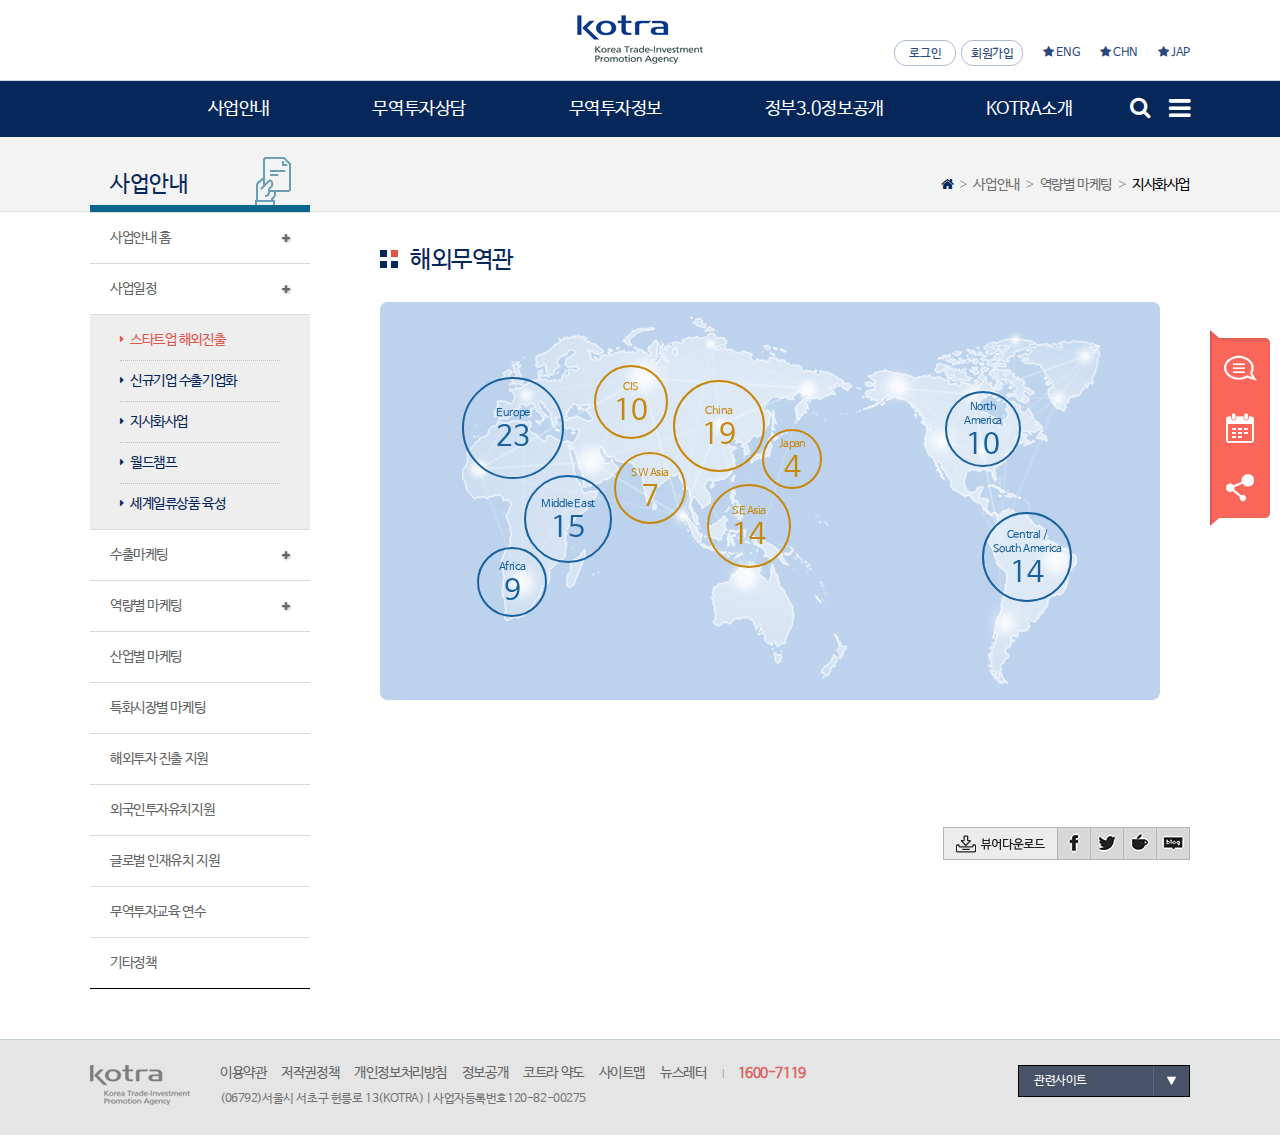
<file: html_kr/sub_tradeMap.html>
<!DOCTYPE html>
<html lang="ko">
<head>
<meta charset="utf-8" />
<meta name="viewport" content="user-scalable=no, width=device-width, initial-scale=1, maximum-scale=1, minimum-scale=1" />
<meta http-equiv="X-UA-Compatible" content="IE=edge,chrome=1" />
<title>KOTRA</title>
<link rel="stylesheet" href="../css/style_kr.css" />
<!--[if lt IE 9]>
<script src="http://html5shim.googlecode.com/svn/trunk/html5.js"></script>
<script src="http://css3-mediaqueries-js.googlecode.com/svn/trunk/css3-mediaqueries.js"></script>
<![endif]-->
<script src="../js/jquery-1.9.1.min.js"></script>
<script src="../js/ui_pc.js" ></script>

</head>

<body>
<div id="wrapper">
    <div id="header">
        <div class="headTop">
            <div class="contents_box">
                <h1 class="logo"><a href="#">코트라</a></h1>    
                <div class="rightMenu">
                    <ul class="account">
                        <li><a href="#">로그인</a></li>
                        <li><a href="#">회원가입</a></li>
                    </ul>
                    <ul class="lan">
                        <li><a href="#"><i class="fa fa-star" aria-hidden="true"></i> ENG</a></li>
                        <li><a href="#"><i class="fa fa-star" aria-hidden="true"></i> CHN</a></li>
                        <li><a href="#"><i class="fa fa-star" aria-hidden="true"></i> JAP</a></li>
                    </ul>
                </div>
            </div>
        </div>
        <div class="headBottom sub_layout">
            <div class="contents_box">
                <div id="nav">
                    <ul class="clearfix">
                        <li><a href="#">사업안내</a></li>
                        <li><a href="#">무역투자상담</a></li>
                        <li><a href="#">무역투자정보</a></li>
                        <li><a href="#">정부3.0정보공개</a></li>
                        <li><a href="#">KOTRA소개</a></li>
                    </ul>
                </div>
                <div class="hamMenu">
                    <button><i class="fa fa-bars" aria-hidden="true"></i></button>
                </div>
                <div class="search">
                    <button><i class="fa fa-search" aria-hidden="true"></i></button>
                </div>
                <div class="searchForm">
                    <p class="searchBox">
                        <input type="text"> <button><i class="fa fa-search" aria-hidden="true"></i></button>
                    </p>
                </div>
            </div>
        </div>
        <div class="subNav">
            <div class="contents_box">
                <div class="subMenu">
                    <ul class="clearfix">
                        <li><a href="#">사업일정</a></li>
                        <li><a href="#">수출마케팅</a></li>
                        <li><a href="#">역량별 마케팅</a></li>
                        <li><a href="#">산업별 마케팅</a></li>
                        <li><a href="#">특화시장별 마케팅</a></li>
                        <li><a href="#">해외투자 진출 지원</a></li>
                        <li><a href="#">외국인투자유치지원</a></li>
                        <li><a href="#">글로벌 인재유치 지원</a></li>
                        <li><a href="#">무역투자교육 연수</a></li>
                        <li><a href="#">KOTRA CSR 업</a></li>
                        <li><a href="#">기타정책</a></li>
                    </ul>                
                    <ul class="clearfix">
                        <li><a href="#">온라인상담</a></li>
                        <li><a href="#">방문상담</a></li>
                        <li><a href="#">전화상담</a></li>
                        <li><a href="#">고객의 소리</a></li>
                        <li><a href="#">성공사례</a></li>
                        <li><a href="#">자주찾는 질문</a></li>
                        <li><a href="#">상담위원소개</a></li>
                        <li><a href="#">KOTRA 커뮤니티</a></li>
                    </ul>
                    
                    <ul class="clearfix">
                        <li><a href="#">해외시장정보</a></li>
                        <li><a href="#">전자상거래</a></li>
                        <li><a href="#">전시정보</a></li>
                        <li><a href="#">정상외교경제활용정보</a></li>
                        <li><a href="#">외국인투자유치</a></li>
                        <li><a href="#">해외투자진출</a></li>
                        <li><a href="#">해외진출기업 국내투자</a></li>
                        <li><a href="#">수출길자잡이</a></li>
                    </ul>
                    
                    <ul class="clearfix">
                        <li><a href="#">정보공개</a></li>
                        <li><a href="#">사전정보공표</a></li>
                        <li><a href="#">공공데이터 제공</a></li>
                        <li><a href="#">KOTRA 사업 실명제</a></li>
                    </ul>
                    
                    <ul class="clearfix">
                        <li><a href="#">공사소개</a></li>
                        <li><a href="#">CEO인사말</a></li>
                        <li><a href="#">조직도</a></li>
                        <li><a href="#">CIㆍ캐릭터 ㆍ엠블럼</a></li>
                        <li><a href="#">경영공시</a></li>
                        <li><a href="#">지속가능경영</a></li>
                        <li><a href="#">알림마당</a></li>
                        <li><a href="#">채용정보</a></li>
                        <li><a href="#">민원신고</a></li>
                        <li><a href="#">사이버 홍보</a></li>
                        <li><a href="#">협력사 기업정보</a></li>
                        <li><a href="#">서비스 자문단</a></li>
                    </ul>
                </div>
            </div>
        </div>
        <div class="indexMenu allLayer">
            <div class="contents_box">
                <dl>
                    <dt>사업안내</dt>
                    <dd>
                        <ul>
                            <li><a href="#">사업일정</a></li>
                            <li><a href="#">수출마케팅</a></li>
                            <li><a href="#">역량별 마케팅</a></li>
                            <li><a href="#">산업별 마케팅</a></li>
                            <li><a href="#">특화시장별 마케팅</a></li>
                            <li><a href="#">해외투자 진출 지원</a></li>
                            <li><a href="#">외국인투자유치지원</a></li>
                            <li><a href="#">글로벌 인재유치 지원</a></li>
                            <li><a href="#">무역투자교육 연수</a></li>
                            <li><a href="#">KOTRA CSR 업</a></li>
                            <li><a href="#">기타정책</a></li>
                        </ul>
                    </dd>
                </dl>
                <dl>
                    <dt>무역투자상담</dt>
                    <dd>
                        <ul>
                            <li><a href="#">온라인상담</a></li>
                            <li><a href="#">방문상담</a></li>
                            <li><a href="#">전화상담</a></li>
                            <li><a href="#">고객의 소리</a></li>
                            <li><a href="#">성공사례</a></li>
                            <li><a href="#">자주찾는 질문</a></li>
                            <li><a href="#">상담위원소개</a></li>
                            <li><a href="#">KOTRA 커뮤니티</a></li>
                        </ul>
                    </dd>
                </dl>
                <dl>
                    <dt>무역투자정보</dt>
                    <dd>
                        <ul>
                            <li><a href="#">해외시장정보</a></li>
                            <li><a href="#">전자상거래</a></li>
                            <li><a href="#">전시정보</a></li>
                            <li><a href="#">정상외교경제활용정보</a></li>
                            <li><a href="#">외국인투자유치</a></li>
                            <li><a href="#">해외투자진출</a></li>
                            <li><a href="#">해외진출기업 국내투자</a></li>
                            <li><a href="#">수출길자잡이</a></li>
                        </ul>
                    </dd>
                </dl>
                <dl>
                    <dt>정부3.0정보공개</dt>
                    <dd>
                        <ul>
                            <li><a href="#">정보공개</a></li>
                            <li><a href="#">사전정보공표</a></li>
                            <li><a href="#">공공데이터 제공</a></li>
                            <li><a href="#">KOTRA 사업 실명제</a></li>
                        </ul>
                    </dd>
                </dl>
                <dl>
                    <dt>KOTRA소개</dt>
                    <dd>
                        <ul>
                            <li><a href="#">공사소개</a></li>
                            <li><a href="#">CEO인사말</a></li>
                            <li><a href="#">조직도</a></li>
                            <li><a href="#">CIㆍ캐릭터 ㆍ엠블럼</a></li>
                            <li><a href="#">경영공시</a></li>
                            <li><a href="#">지속가능경영</a></li>
                            <li><a href="#">알림마당</a></li>
                            <li><a href="#">채용정보</a></li>
                            <li><a href="#">민원신고</a></li>
                            <li><a href="#">사이버 홍보</a></li>
                            <li><a href="#">협력사 기업정보</a></li>
                            <li><a href="#">서비스 자문단</a></li>
                        </ul>
                    </dd>
                </dl>
                <p class="btn_close"><button>close</button></p>
            </div>
        </div>
    </div>
    <div id="contents_wrapper">
        <div class="contents_box">
            <div id="menuLeft">
                <dl id="left_nav">
                    <dt>사업안내</dt>
                    <dd>
                        <a href="#">사업안내 홈</a>
                        <ul>
                            <li><a href="#">스타트업 해외진출</a></li>
                            <li><a href="#">신규기업 수출기업화</a></li>
                            <li><a href="#">지사화사업</a></li>
                            <li><a href="#">월드챔프</a></li>
                            <li><a href="#">세계일류상품 육성</a></li>
                        </ul>
                    </dd>
                    <dd>
                        <a href="#">사업일정</a>
                        <ul>
                            <li><a href="#" class="active">스타트업 해외진출</a></li> <!-- active 활성화 -->
                            <li><a href="#">신규기업 수출기업화</a></li>
                            <li><a href="#">지사화사업</a></li>
                            <li><a href="#">월드챔프</a></li>
                            <li><a href="#">세계일류상품 육성</a></li>
                        </ul>
                    </dd>
                    <dd>
                        <a href="#">수출마케팅</a>
                        <ul>
                            <li><a href="#">스타트업 해외진출</a></li>
                            <li><a href="#">신규기업 수출기업화</a></li>
                            <li><a href="#">지사화사업</a></li>
                            <li><a href="#">월드챔프</a></li>
                            <li><a href="#">세계일류상품 육성</a></li>
                        </ul>
                    </dd>
                    <dd>
                        <a href="#">역량별 마케팅</a>
                        <ul>
                            <li><a href="#">스타트업 해외진출</a></li>
                            <li><a href="#">신규기업 수출기업화</a></li>
                            <li><a href="#">지사화사업</a></li>
                            <li><a href="#">월드챔프</a></li>
                            <li><a href="#">세계일류상품 육성</a></li>
                        </ul>
                    </dd>
                    <dd><a href="#">산업별 마케팅</a></dd>
                    <dd><a href="#">특화시장별 마케팅</a></dd>
                    <dd><a href="#">해외투자 진출 지원</a></dd>
                    <dd><a href="#">외국인투자유치지원</a></dd>
                    <dd><a href="#">글로벌 인재유치 지원</a></dd>
                    <dd><a href="#">무역투자교육 연수</a></dd>
                    <dd><a href="#">기타정책</a></dd>
                </dl>
            </div>
            <div id="article_area">
                <p id="location">
                    <i class="fa fa-home" aria-hidden="true"></i> <span>&gt;</span> 사업안내 <span>&gt;</span> 역량별 마케팅 <span>&gt;</span> <b>지사화사업</b>
                </p>
                <div id="contents_wrap">
                    <!-- contnets -->
                    <div class="contents_header">
                        <h2>해외무역관</h2>    
                    </div>
                    <div class="contents">
                        <div class="tradeMapArea">
                            <ul class="number">
                                <li class="number01">
                                    <a href="#">
                                        <p class="circle"><em>Europe <span class="num">23</span> <span class="go">Go</span></em></p>
                                        <p class="shadow"></p>
                                        <p class="title">유럽지역본부</p>
                                    </a>
                                </li>
                                <li class="number02">
                                    <a href="#">
                                        <p class="circle"><em>Middle East<span class="num">15</span><span class="go">Go</span></em></p>
                                        <p class="shadow"></p>
                                        <p class="title">중동지역본부</p>
                                    </a>
                                </li>
                                <li class="number03">
                                    <a href="#">
                                        <p class="circle"><em>Africa<span class="num">9</span><span class="go">Go</span></em></p>
                                        <p class="shadow"></p>
                                        <p class="title">아프리카지역본부</p>
                                    </a>
                                </li>
                                <li class="number04">
                                    <a href="#">
                                        <p class="circle"><em>North<br>America <span class="num">10</span><span class="go">Go</span></em></p>
                                        <p class="shadow"></p>
                                        <p class="title">북미지역본부</p>
                                    </a>
                                </li>
                                <li class="number05">
                                    <a href="#">
                                        <p class="circle"><em>Central / <br>South America <span class="num">14</span><span class="go">Go</span></em></p>
                                        <p class="shadow"></p>
                                        <p class="title">중남미지역본부</p>
                                    </a>
                                </li>
                                <li class="number06">
                                    <a href="#" class="orange">
                                        <p class="circle"><em>CIS<span class="num">10</span><span class="go">Go</span></em></p>
                                        <p class="shadow"></p>
                                        <p class="title">CIS지역본부</p>
                                    </a>
                                </li>
                                <li class="number07">
                                    <a href="#" class="orange">
                                        <p class="circle"><em>China<span class="num">19</span><span class="go">Go</span></em></p>
                                        <p class="shadow"></p>
                                        <p class="title">중국지역본부</p>
                                    </a>
                                </li>
                                <li class="number08">
                                    <a href="#" class="orange">
                                        <p class="circle"><em>Japan<span class="num">4</span><span class="go">Go</span></em></p>
                                        <p class="shadow"></p>
                                        <p class="title">일본지역본부</p>
                                    </a>
                                </li>
                                <li class="number09">
                                    <a href="#" class="orange">
                                        <p class="circle"><em>SW Asia<span class="num">7</span><span class="go">Go</span></em></p>
                                        <p class="shadow"></p>
                                        <p class="title">서남아시아지역본부</p>
                                    </a>
                                </li>
                                <li class="number10">
                                    <a href="#" class="orange">
                                        <p class="circle"><em>SE Asia<span class="num">14</span><span class="go">Go</span></em></p>
                                        <p class="shadow"></p>
                                        <p class="title">동남아시아지역본부</p>
                                    </a>
                                </li>
                            </ul>
                        </div>
                    </div>
                    <div class="snsLine">
                        <ul class="clearfix">
                            <li><a href="#"><img src="../images/kr/btn_viewer.png" alt="뷰어다운로드"></a></li>
                            <li><a href="#"><img src="../images/kr/btn_sns01.png" alt="페이스북"></a></li>
                            <li><a href="#"><img src="../images/kr/btn_sns02.png" alt="트위터"></a></li>
                            <li><a href="#"><img src="../images/kr/btn_sns03.png" alt=""></a></li>
                            <li><a href="#"><img src="../images/kr/btn_sns04.png" alt="블로그"></a></li>
                        </ul>
                    </div>
                    <!-- //contnets -->
                    <ul class="quick_menu">
                        <li class="menu01"><a href="#">온라인상담</a></li>
                        <li class="menu02"><a href="#">사업안내</a></li>
                        <li class="menu03"><a href="#">공유하기</a></li>
                    </ul>
                </div>
            </div>
        </div>
    </div>
    <div id="footer">
        <div class="contents_box">
            <div class="footer_con clearfix">
                <p class="logo_bottom"><img src="../images/kr/img_logo_bottom_sub.png" alt="kotra"></p>
                <ul class="footMenu clearfix">
                    <li><a href="#">이용약관</a></li>
                    <li><a href="#">저작권정책</a></li>
                    <li><a href="#">개인정보처리방침</a></li>
                    <li><a href="#">정보공개</a></li>
                    <li><a href="#">코트라 약도</a></li>
                    <li><a href="#">사이트맵</a></li>
                    <li><a href="#">뉴스레터</a></li>
                    <li><em>|</em> <span class="call">1600-7119</span></li>
                </ul>
                <p class="copy">(06792)서울시 서초구 헌릉로 13(KOTRA) | 사업자등록번호120-82-00275</p>
                <div class="family_link">
                    <p class="select_link"><a href="#">관련사이트</a></p>
                    <ul class="link_list">
                        <li><a href="#">관련사이트 1</a></li>
                        <li><a href="#">관련사이트 2</a></li>
                        <li><a href="#">관련사이트 3</a></li>
                        <li><a href="#">관련사이트 4</a></li>
                    </ul>
                </div>
            </div>
        </div>
    </div>
</div>
</body>
</html>
</file>
<file: css/style_en.css>
/* published by www.designnest.net */
@import url(reset.css);
@import url(font-awesome.min.css);
@import url('https://fonts.googleapis.com/css?family=Noto+Sans:400,700');

@font-face {
    font-family: 'NanumBarunGothic';
    src: url("../fonts/NanumBarunGothic.eot");
    src: url("../fonts/NanumBarunGothic.eot?#iefix") format("embedded-opentype"),
         url("../fonts/NanumBarunGothic.woff") format("woff"),
         url("../fonts/NanumBarunGothic.ttf") format("truetype"),
         url("../fonts/NanumBarunGothic.svg#NanumGothic") format("svg");
    font-weight: normal; font-style: normal; }

html, body {color:#222222; font:14px/120% 'NanumBarunGothic','Noto Sans', sans-serif; min-width:1100px; font-weight:100;}

/* form */
select{font-family: 'NanumBarunGothic','Noto Sans', sans-serif; background-color: #fff; border: 1px solid #ddd; height: 24px; line-height: 24px; vertical-align: top; appearance:none; -moz-appearance:none; -webkit-appearance:none; background: url(../images/kr/bg_select.png) no-repeat right center;}
button{font-family: 'NanumBarunGothic','Noto Sans', sans-serif; cursor: pointer; vertical-align: top;}
textarea{border:1px solid #ddd;  box-sizing:border-box; padding:10px; font-family: 'NanumBarunGothic','Noto Sans', sans-serif; -webkit-appearance: none; line-height: 140%; vertical-align: top;}
input[type=text],input[type=password]{ border:1px solid #dddddd; height:24px; line-height: 24px; background-color:#fff; padding-left:5px; font-family: 'NanumBarunGothic','Noto Sans', sans-serif; -webkit-appearance: none; vertical-align: top;}
input[type=checkbox]{width: 16px; height: 16px; border: 1px solid #e2e2e2; background-color: #fff; vertical-align: middle;}
input[type=radio]{margin-left: 10px; vertical-align: middle; width: 14px; height: 14px;}
b{font-weight: 700;}

/* a href */
a{color:#666;text-decoration:none;}
a:link, a:visited, a:active{color:#222222; text-decoration: none;}
a:hover{color:#222222;}

/* common */
button{background: none; border: none;font-size: 14px;}
.contents_box{width: 1100px; margin: auto; position: relative;}
.contents_box:after{content: ""; display: block; clear: both;}

/* layout */
#header{position: relative; border-top: 5px solid #003986; height: 85px;}
#header h1.logo{margin-top: 15px; float: left;}
#header h1.logo a{display: block; width: 140px; height: 55px; background: url(../images/en/img_logo.png) no-repeat; text-indent: -9999px; overflow: hidden;}
#header .gnb{float: right; padding-top: 40px; position: relative; z-index: 60;}
#header .gnb>li{float: left; margin-left: 130px; position: relative;}
#header .gnb>li:first-child{margin: 0;}
#header .gnb>li a{font-size: 22px; display: block;}
#header .gnb>li a.active{color: #d29419;}
#header .gnb ul.gnbSub{position: absolute; left: 50%; margin-left: -108px; width: 215px; top: 45px; background-color: #003986; height: 310px; padding-top: 20px; display: none;}
#header .gnb ul.gnbSub:after{content: ''; background: url(../images/en/bg_suubNav.png) no-repeat; display: block; width: 12px; height: 6px; position: absolute; left: 50%; margin-left: -6px; top: -6px;}
#header .gnb ul.gnbSub li a{color: #fff; font-size: 18px; display: block; height: 48px; line-height: 48px; padding-left: 35px;}
#header .gnb ul.gnbSub li a:hover{background-color: #d29419;}
#header .gnb.sub{margin-right: 100px;}
#header .gnb.sub li{margin-left: 100px;}
#header .search {position: absolute; right: 0; top: 38px;}
#header .search .btn_search{color: #003986; font-size: 25px;}

#header .rightMenu{position: absolute; right: 0; top:0;}
#header .rightMenu span{float: left; display: inline-block; height: 26px; line-height: 26px; padding: 0 12px; border-right: 1px solid #e1e1e1;}
#header .rightMenu dl{float: left;}
#header .rightMenu dl dt a{height: 26px; line-height: 26px; display: block; padding-left: 12px; color: #003986;}
#visual{height: 330px; background: url(../images/en/bg_visual.jpg) no-repeat 50% 50%;}
#visual .slogan{position: absolute; left: 20px; top: 55px; color: #05235b;}
#visual .slogan h2{font-size: 40px; font-weight: bold;}
#visual .slogan h2:after{display: block; height:4px; width: 70px; background-color: #05235b; content:""; margin-top: 8px;}
#visual .slogan p{font-size: 18px; line-height: 24px; margin-top: 20px;}
#visual .number li{position: absolute;display:table;}
#visual .number li .circle{display:table; font-size: 11px; text-align: center; border-radius: 50%; line-height: 10px;color: #1761a0; border:2px solid #1761a0; position: absolute; transition: all 0.5s ease; transform: perspective(1000px) rotateX(0deg) translateY(0px); transform-origin: center top; z-index: 10; width: 100%; height: 100%; vertical-align: middle;}

#visual .number li a em{display: table-cell; width: 100%; vertical-align: middle; font-style: normal;   border-radius: 50%; overflow: hidden; }
#visual .number li a span{font-size: 29px; display: block; margin-left: auto; margin-right: auto; line-height: 28px; height: 26px; overflow: hidden; margin-top: 3px;}
#visual .number li a.orange .circle{color: #c78709; border-color: #c78709;}
#visual .number li a:hover .circle{color: #67aef7; border-color: #67aef7;transform:perspective(1000px)   rotateX(40deg) translateY(-20px); background-color:rgba(255,255,255,1);}

#visual .number li .shadow{display: block; width: 100%; height: 100%; position: absolute; left:0px; top:0px; transition: all 0.5s ease; border-radius: 50%;transform:perspective(1000px)  rotateX(0deg) translateY(0px); border: 2px solid rgba(0,0,0,0);  transform-origin: center bottom; z-index: 1;}
#visual .number li a:hover .shadow{transform: perspective(1000px)  rotateX(40deg) translateY(20px) scale(0.8);background-color:  rgba(0,0,0,0.3);box-shadow: 0 0 3px rgba(0,0,0,.3); height: 70%;}
#visual .number li a.orange:hover .circle{color: #febe3e; border-color: #febe3e;}



#visual .number li.number01{ width: 98px; height: 98px; left: 452px; top: 60px;}
#visual .number li.number02{width: 84px; height: 84px; left: 514px; top: 158px;}
#visual .number li.number03{width: 66px; height: 66px; left: 467px; top: 230px;}
#visual .number li.number04{width: 72px; height: 72px; left: 935px; top: 74px;}
#visual .number li.number05{width: 86px; height: 86px; left: 972px; top: 195px;}
#visual .number li.number06{width: 70px; height: 70px; left: 584px; top: 48px;}
#visual .number li.number07{width:88px; height:88px; left: 663px; top: 63px;}
#visual .number li.number08{width:56px; height:56px; left: 752px; top: 112px;}
#visual .number li.number09{width:68px; height:68px; left: 604px; top: 135px;}
#visual .number li.number10{width:80px; height:80px; left: 697px; top: 167px;}

#searcharea .search{padding-top: 35px; width: 550px; border-bottom: 3px solid #003986; margin: auto; height: 20px; line-height: 20px; padding-left: 10px; padding-right: 10px; font-size: 22px; padding-bottom: 10px;color: #003986;}
#searcharea .search i{display: inline-block; height: 20px; line-height: 20px;}
#searcharea .search input{height: 20px; line-height: 20px; margin-left:15px; width: 420px; border: none; font-size: 15px;}
#searcharea .search button{height: 20px; line-height: 20px; font-size: 20px; color: #003986; display: inline-block; position: relative; top: 5px;}
#indexCon{margin-top: 40px; padding-bottom: 60px;}
#indexCon .news{ width: 530px;float: left; position: relative;}
#indexCon .news:after{content: ""; display: block; background: url(../images/en/bg_index_bbs.png) no-repeat center top; width: 530px; height: 40px; position: absolute; bottom: -40px; left: 0;}
#indexCon .tit{font-size: 24px; line-height:100%; height: 40px; font-weight: bold;}
#indexCon .tit span{color: #003986;}
#indexCon .tit li{float: left; line-height:100%;}
#indexCon .tit li a{color: #949191; font-weight:normal;}
#indexCon .tit li.active a{color: #222; font-weight: bold;}
#indexCon .tit li:first-child:after{content:"|"; display:inline-block; text-align: center; color: #6a6b6b; width: 36px; font-size: 16px; vertical-align: middle; color: #222;}
#indexCon .bbs_area{background-color: #ebebec; border: 1px solid #e4e2e2; box-sizing: border-box; padding: 0 40px;height: 535px; padding-top:45px; overflow: hidden;}
#indexCon .btn_more{ position: absolute; right: 0; top:0px;}
#indexCon .bbs_area .bbs_con{display: none;}
#indexCon .bbs_area .bbs_con:first-child{display: block;}
#indexCon .bbs_area .bbs_list {}
#indexCon .bbs_area .bbs_list li{padding: 15px 0 12px 0; border-top:1px dashed #adadae;}
#indexCon .bbs_area .bbs_list li:first-child{border: none;}
#indexCon .bbs_area .bbs_list dl dt{font-size: 18px; color: #003986; margin-bottom: 5px;}
#indexCon .bbs_area .bbs_list dl dd{line-height: 20px;}
#indexCon .bbs_area .bbs_list dl dd.summery{height: 40px; overflow:hidden; text-overflow:ellipsis; display:-webkit-box; -webkit-line-clamp:2; -webkit-box-orient:vertical; word-wrap:break-wrod;}
#indexCon .bbs_area .bbs_list dl dd.date{text-align: right; color: #a1a1a1; font-size: 12px;margin-top: 3px;}

#indexCon .products{ width: 530px;float: right; position: relative;}
#indexCon .product_list{margin-left: -22px;}
#indexCon .product_list li{float: left; width: 254px; box-sizing: border-box; margin-left: 22px; height: 280px;}
#indexCon .product_list li .img{position: relative; border: 1px solid #d7d7d7; height: 178px;}
#indexCon .product_list li .img a{display: block; position: relative; overflow: hidden; transition:all 0.5 ease;}
#indexCon .product_list li .img .ico{position: absolute; right: -1px; top: -1px;}
#indexCon .product_list li .img a:after{content: ""; width: 100%; height:100%; background: url(../images/en/ico_view.png) no-repeat 50% 50%; display: block; left: 0; top:0px; position: absolute; transition:all 0.5s ease; opacity:0;}
#indexCon .product_list li .img a:hover:after{opacity: 1;}
#indexCon .product_list li dl{text-align: center;}
#indexCon .product_list li dl dt{font-size: 18px; padding-top: 15px;}
#indexCon .product_list li dl dd{color: #898989; line-height: 18px; margin-top: 5px; height: 36px;overflow:hidden; text-overflow:ellipsis; display:-webkit-box; -webkit-line-clamp:2; -webkit-box-orient:vertical; word-wrap:break-wrod;}

#express{background-color: #eeeff3; padding: 60px 0;}
#express h2{font-size: 30px; font-weight: bold; height: 45px;}
#express h2 span{color: #003986;}
#express .expressList li{float: left;}
#express .expressList li a{display: block; width:275px; height: 210px; box-sizing: border-box; position: relative;}
#express .expressList li a .summery{font-size: 18px; color: #fff; text-align: right; position: absolute; right: 20px; bottom: 10px;}
#express .expressList li a h3{padding:15px 0 0 20px; color: #fff; font-size: 27px;}

#family_site{height: 260px; background: url(../images/en/bg_family.jpg) no-repeat 50% 50%;}
#family_site .family_list li{text-align: center; color: #fff; font-size: 16px;}
#family_site .family_list li .summery{font-size: 16px; height: 65px; font-weight: 100;}
#family_site .control span{display: block; position: absolute; top:120px ;}
#family_site .control span a{width: 34px; height: 63px; display: block; text-indent: -9999px; overflow: hidden;}
#family_site .control span.btn_prev {left: -34px;}
#family_site .control span.btn_next {right:-34px;}
#family_site .control span.btn_prev a{background: url(../images/en/img_quick_left.png) no-repeat;}
#family_site .control span.btn_next a{background: url(../images/en/img_quick_right.png) no-repeat;}

#footer{background-color: #162635; height: 260px; box-sizing: border-box; padding-top: 40px; text-align: center;}
#footer h2{margin-bottom: 15px;}
#footer p{color: #59646f; line-height: 20px;}
#footer p.btn_site{margin-top: 25px;}
#footer p.btn_site a{display: inline-block; margin-left: auto; margin-right: auto; border: 2px solid #fff; color: #fff; text-transform: uppercase; width: 245px; height: 40px; line-height: 40px;}
#footer p.btn_site a i{margin-left:15px; vertical-align: middle;}

#location{height: 38px;  background-color: #e8e9ed; border-top: 1px solid #d7d7d7; border-bottom: 1px solid #d7d7d7;}
#location .locationLine{line-height: 38px; text-align: right; font-size: 12px;}
#location .locationLine span{display: inline-block; color: #909091;}
#location .locationLine span:before{content: "\f105"; font-family:'FontAwesome';color: #909091; display: inline-block; margin: 0 3px;}
#location .locationLine span.here{color: #003986;}

#contentsArea .leftMenu{ width: 200px;float: left; margin-bottom: 100px;}
#contentsArea .leftMenu h2{height: 90px; border-bottom: 10px solid #448ccb; text-align: center; color: #fff; line-height: 90px; background-color: #003986; font-size: 18px;}
#contentsArea .leftMenu li{border-top: 1px solid #7caeda;}
#contentsArea .leftMenu li:first-child{border-top: none;}
#contentsArea .leftMenu li a{display: block; font-size: 14px; color: #363636; padding-left: 45px; height: 48px; line-height: 48px; }
#contentsArea .leftMenu li a:hover{background:#e5eff8;}
#contentsArea .leftMenu li.active a{background:#e5eff8 url(../images/en/bg_menuBulit.png) no-repeat 35px center;}
#contentsArea .contents{ width: 855px;float: right; padding-top: 50px; padding-bottom: 50px;}
#contentsArea .contents h2{font-size: 26px; color: #448ccb;padding-left: 30px; background: url(../images/en/bg_contents_title.png) no-repeat left 4px; padding-bottom: 20px;}
#contentsArea .contents h2 span{color: #003986;}
#contentsArea .tabLine {border-bottom: 1px solid #448ccb;}
#contentsArea .tabLine li{float: left; margin-right: -1px;}
#contentsArea .tabLine li a{display: block; text-align: center; height: 35px; line-height: 35px; background-color: #f9f9f9; padding: 0 20px; min-width: 85px; border: 1px solid #dfdfdf; border-bottom: none;}
#contentsArea .tabLine li.active a{border-color:#448ccb; background-color: #448ccb; color: #fff;}
#contentsArea .bbsNum{text-align: right; font-size: 12px; padding: 10px 0; line-height:20px;}
#contentsArea .bbsNum span{color: #898989;}
#contentsArea .bbsNum select{height: 20px; line-height: 20px; padding-left: 5px; width: 80px; border: 1px solid #707070; margin-left: 10px; vertical-align: middle; font-size: 12px;}

.tableBbsList{border-top: 4px solid #000; border-bottom: 1px solid #000;}
.tableBbsList th{text-align: center; border-bottom: 1px solid #000; height: 60px; line-height: 60px;}
.tableBbsList td{border-top: 1px solid #e3e3e3; padding: 15px 0;}
.tableBbsList td a{margin-left: 10px; line-height: 140%;}
.tableBbsList td a:hover{color: #448ccb;}
.tableBbsList td.num{color: #959595; text-align: center; font-size: 12px;}
.tableBbsList td.date{ text-align: center; font-size: 12px;}
.tableBbsList td span.last{color: #959595;}

.paging{text-align: center;}
.paging a{display: inline-block; margin: 30px 2px; min-width: 16px; text-align: center;}

.searchBox{background-color: #ececec; padding: 20px 0 20px 75px; font-size: 12px;}
.searchBox input[type=text]{height: 22px; line-height: 22px; border: 1px solid #ddd; vertical-align: middle;}
.searchBox select{height: 20px; line-height: 20px; padding-left: 5px; width:99px; border: 1px solid #707070;vertical-align: middle; font-size: 12px; background-color: #fff;}
.searchBox .btn{display: inline-block; height: 22px; line-height: 22px; text-align: center; background-color: #c2c2c2; color: #333; font-size: 12px; width: 85px; border-radius: 3px; border: 1px solid #acacac;}
.searchBox .callender{display: inline-block; height: 22px; line-height: 22px;}
.searchBox .date{margin-top: 10px;}
.searchBox .date:after{content: ""; display: block; clear: both;}
.searchBox .date dl{float: left;}
.searchBox .date dt{float: left; display: inline-block; vertical-align: middle; line-height: 24px; margin-right: 10px;}
.searchBox .date dd{float: left;}
</file>
<file: css/style_kr.css>
/* published by www.designnest.net */
@import url(reset.css);
@import url(font-awesome.min.css);

/* font face */
/*@import url(http://fonts.googleapis.com/earlyaccess/nanumgothic.css);*/
/*@import url(http://fonts.googleapis.com/earlyaccess/nanummyeongjo.css);*/
@font-face {
    font-family: 'NanumBarunGothic';
    src: url("../fonts/NanumBarunGothic.eot");
    src: url("../fonts/NanumBarunGothic.eot?#iefix") format("embedded-opentype"),
         url("../fonts/NanumBarunGothic.woff") format("woff"),
         url("../fonts/NanumBarunGothic.ttf") format("truetype"),
         url("../fonts/NanumBarunGothic.svg#NanumGothic") format("svg");
    font-weight: normal; font-style: normal; }

html, body {color:#666; font:14px/120% 'NanumBarunGothic','dotum','Gulim',sans-serif,Arial,Helvetica,Clean,AppleGothic; min-width:1100px; font-weight:100;}

/* form */
select{font-family:'NanumBarunGothic','dotum','Gulim',sans-serif,Arial,Helvetica,Clean,AppleGothic; background-color: #fff; border: 1px solid #ddd; height: 24px; line-height: 24px; vertical-align: top; appearance:none; -moz-appearance:none; -webkit-appearance:none; background: url(../images/kr/bg_select.png) no-repeat right center;}
button{font-family:'NanumBarunGothic','dotum','Gulim',sans-serif,Arial,Helvetica,Clean,AppleGothic; cursor: pointer; vertical-align: top;}
textarea{border:1px solid #ddd;  box-sizing:border-box; padding:10px; font-family:'Nanum Gothic'; -webkit-appearance: none; line-height: 140%; vertical-align: top;}
input[type=text],input[type=password]{ border:1px solid #dddddd; height:24px; line-height: 24px; background-color:#fff; padding-left:5px; font-family: 'NanumBarunGothic'; -webkit-appearance: none; vertical-align: top;}
input[type=checkbox]{width: 16px; height: 16px; border: 1px solid #e2e2e2; background-color: #fff; vertical-align: middle;}
input[type=radio]{margin-left: 10px; vertical-align: middle; width: 14px; height: 14px;}

/* a href */
a{color:#666;text-decoration:none;}
a:link, a:visited, a:active{color:#666; text-decoration: none;}
a:hover{color:#666;}

/*font*/
.f14{font-size: 14px;}
.f15{font-size: 15px;}
.f_red{ color:#cd0000 !important;}
.f_orange{color:#fd7100 !important;}
.f_violet{color:#9a48b1 !important;}
.f_blue{ color:#005bb0 !important;}
.f_yellow{ color:#edcf0a !important;}
.bg_red{background-color:#cd0000 !important; color: #fff !important;}
.bg_blue{background-color:#0c4da2 !important; color: #fff !important;}

/* common */
button{background: none; border: none;font-size: 14px;}
.contents_box{width: 1100px; margin: auto; position: relative;}
.contents_box:after{content: ""; display: block; clear: both;}

/* layout */
#header{}
#header .headTop{ border-bottom: 1px solid #cbdce6; height: 80px; font-size: 12px;}
#header .headTop h1.logo{}
#header .headTop h1.logo a{display:inline-block; background: url(../images/kr/img_logo.png) no-repeat; width: 126px; height: 49px; text-indent: -9999px; overflow: hidden;position: absolute; left: 50%; margin-left: -63px; top: 15px;}
#header .headTop a{ color: #29477d;}
#header .headTop .rightMenu{float: right; margin-top: 40px;}
#header .headTop  ul,#header .headTop  li{float: left;}
#header .headTop  li a{display: inline-block; height: 24px; line-height: 26px;}
#header .headTop .rightMenu .account li{margin-left: 5px;}
#header .headTop .rightMenu .account a{ border: 1px solid #afbbcf; border-radius: 12px; width: 60px; text-align: center;}
#header .headTop .rightMenu .lan li{margin-left: 20px;}
#header  #nav{ text-align: center; position: relative; z-index: 30;}
#header  #nav li{display: inline-block; }
#header  #nav li a{color: #000; font-size: 18px; display: block; padding: 0 50px; height: 56px; line-height:56px;}
/*#header  #nav li a:hover{color: #29477d; border-bottom:10px solid #4a8ac7;}*/
#header  #nav li a.active{color: #29477d; border-bottom:10px solid #4a8ac7;}
#header .headBottom{height: 56px; }
#header .headBottom .hamMenu{position: absolute; right: 0; top: 12px; z-index: 50;}
#header .headBottom .hamMenu button{background: none; border: none; }
#header .headBottom .hamMenu button i{font-size: 32px; color: #29477d; line-height: 100%;}
#header .headBottom.sub_layout{background-color: #06275a;}
#header .headBottom.sub_layout #nav li{}
#header .headBottom.sub_layout #nav li a{color: #fff;}
#header .headBottom.sub_layout #nav li a:hover{color: #fff;}
#header .headBottom.sub_layout .hamMenu{position: absolute; right: 0; top: 15px;}
#header .headBottom.sub_layout .hamMenu button {cursor: pointer;}
#header .headBottom.sub_layout .hamMenu button i{font-size:25px; color: #fff; line-height: 100%;}
#header .headBottom .search{position: absolute; right:40px; top: 15px; z-index: 50;}
#header .headBottom .search button{background: none; border: none; cursor: pointer;}
#header .headBottom .search button i{font-size: 22px; color: #fff; line-height: 100%;}

#header .headAside{border-bottom: 1px solid #dbdbdb;}
#header .headAside .contents_box{border-left: 1px solid #dbdbdb; border-right: 1px solid #dbdbdb; height: 49px;}
#header .headAside .menu_select{float: left; }
#header .headAside .menu_select .business_info{float: left; height: 28px; border-right: 1px solid #dbdbdb; width: 200px; margin-top: 12px;}
#header .headAside .menu_select .business_info .tit button{line-height:28px; width: 100%; text-align: left; padding-left: 20px; color: #363636; position: relative;}
#header .headAside .menu_select .business_info .tit button i{color: #3a68c5; font-size: 16px; vertical-align: middle; margin-right: 5px;}
#header .headAside .menu_select .business_info .tit button:after{content: "\f107"; display: block; position: absolute; font-family:'FontAwesome'; font-size:16px; color: #bfbfbf; font-weight: normal; right: 15px; top: 0px;}
#header .headAside .quickMenu{float: right; padding-right: 20px;}
#header .headAside .quickMenu li{float: left; margin-left: 30px;}
#header .headAside .quickMenu li a{line-height: 50px; color: #000000;}
#header .headAside .quickMenu li a:before{content: "■"; color: #3a68c5; font-size:6px; line-height: 50px; vertical-align: middle; margin-right: 5px;}


#visual{height: 300px; background: url(../images/kr/bg_index_visual.jpg) no-repeat 50% 50%;}
#visual .visualMenu{padding-top: 218px;}
#visual .visualMenu li{float: left; padding-left: 5px;}
#visual .visualMenu li:first-child{padding-left: 0;}
#visual .visualMenu li a{display: block; width: 271px; height: 59px; line-height: 60px; font-size: 18px; color: #000; box-sizing: border-box; padding-left: 80px;}
#visual .visualMenu li.menu01 a{background: url(../images/kr/bg_index_menu01.png) no-repeat;}
#visual .visualMenu li.menu02 a{background: url(../images/kr/bg_index_menu02.png) no-repeat;}
#visual .visualMenu li.menu03 a{background: url(../images/kr/bg_index_menu03.png) no-repeat; padding-left: 70px;}
#visual .visualMenu li.menu04 {float: right;}
#visual .visualMenu li.menu04 a{background: url(../images/kr/bg_index_menu04.png) no-repeat; padding-left: 70px;}

#visual .visualMenu li.menu01 a:hover{background: url(../images/kr/bg_index_menu01_on.png) no-repeat;}
#visual .visualMenu li.menu02 a:hover{background: url(../images/kr/bg_index_menu02_on.png) no-repeat;}
#visual .visualMenu li.menu03 a:hover{background: url(../images/kr/bg_index_menu03_on.png) no-repeat;}
#visual .visualMenu li.menu04 a:hover{background: url(../images/kr/bg_index_menu04_on.png) no-repeat;}

#search{text-align: center; padding: 18px 0;}
#search input{border: 4px solid #226388; border-radius: 5px; height: 36px; padding-left: 10px; width: 490px; vertical-align: top; font-size: 18px;}
#search button{display: inline-block; height: 44px; width: 44px; margin-left: 5px; background: url(../images/kr/ico_search.png) no-repeat 50% 50%; vertical-align: top; text-indent: -9999px; overflow: hidden;}

#business{height: 343px; background: url(../images/kr/bg_business.jpg) no-repeat 50% 50%; color: #fff;}
#business .header{height: 67px; overflow: hidden;}
#business .header h2{font-size: 26px; color: #fff; margin-left: 38px; padding-top: 20px; float: left;}

#business .header .select_type{float: right;}
#business .header .select_type ul {display: inline-block; padding-top: 15px; vertical-align: middle;}
#business .header .select_type ul li{display: inline-block; text-align: center; margin-left: 40px;}
#business .header .select_type ul li input{background: none; border: 1px solid #fff; display: block; margin: auto; position: absolute; left: -99999px;}
#business .header .select_type ul li label{display: block; font-size: 16px;  text-align: center; cursor: pointer;}
#business .header .select_type ul li label:before{display: block; content: ''; width: 10px; height: 10px; border: 1px solid #fff; border-radius: 50%; margin: auto; margin-bottom: 5px;}
#business .header .select_type ul li input:checked+label:before{background-color: #fff;}
#business .header .select_type p.more{display: inline-block; vertical-align: middle; padding: 25px 35px 0 25px;}
#business .header .select_type p.more a{display: block; color: #fff; border: 1px solid #fff; width: 48px; height: 20px; line-height: 20px; border-radius: 3px; font-size: 14px; text-align: center;}
#business .business_list li{float: left; width:33.3333%; height: 138px;}
#business .business_list li a{display:table; position: relative; color: #fff; width: 100%; height: 100%; box-sizing: border-box;}
#business .business_list li a:hover{border: 2px solid #fff;}
#business .business_list li a .dday{ color: #fff; position: absolute; left: 0; top: 0; border: 1px solid rgba(255,255,255,0.5); width: 36px; height: 26px; text-align: center; font-size: 12px; line-height: 28px; background-color: rgba(255,255,255,0.3)}
#business .business_list li a:hover .dday{left: -2px; top: -2px;}
#business .business_list li a dl{ text-align: center; padding: 0 30px; display: table-cell; height: 100%; vertical-align: middle;}
#business .business_list li a dl dt{color: #86dbe0; font-size: 14px; margin-bottom: 5px;}
#business .business_list li a dl dd{font-size: 16px; line-height: 140%;}
#business .business_list li a dl dd.date{font-size: 14px; color: #eb9526; margin-top: 5px;}

#business.subMain {background:none; color: #363636; margin-top: 35px;}
#business.subMain .header{background-color: #f3f3f3; border: 1px solid #cccccc; border-top: 7px solid #0c658a;background-image: linear-gradient(to top, #EFF0F0 0%, #fdfdfd 100%);}
#business.subMain .header h2{font-size: 24px; color: #06275a; margin-left: 38px; padding-top:20px; float: left;}

#business.subMain .header .select_type ul li label:before{ border: 1px solid #0c658a; }
#business.subMain .header .select_type ul li input:checked+label:before{background-color: #0c658a;}
#business.subMain .header .select_type p.more a{color: #0c658a; border: 1px solid #0c658a; background-color: #fff;}

#business.subMain .business_list ul{background-color: #f3f3f3; border-left: 1px solid #ccc;}
#business.subMain .business_list li{border-right: 1px solid #cccccc; border-bottom: 1px solid #cccccc; box-sizing: border-box; width: 33.3333%;}
#business.subMain .business_list li a{background-color: #fff;}
#business.subMain .business_list li a.blank{background:none; cursor: default;}
#business.subMain .business_list li a.blank dd{color: #999;}
#business.subMain .business_list li a .dday{background-color: #898989;border:1px solid #747474; left: -1px; top: -1px;}
#business.subMain .business_list li a .dday.near{background-color: #e1544a;border:1px solid #b24840;}
#business.subMain .business_list li a dl dt{color: #363636;}
#business.subMain .business_list li a dl dd{color: #06275a; font-weight: bold}
#business.subMain .business_list li a dl dd.date{color: #0c658a; font-weight: normal;}


#support_search{margin-top: 30px; border-bottom: 1px solid #0c658a; }
#support_search .search_support{height: 30px; line-height: 30px; text-align: right;}
#support_search .search_support .search{border: 1px solid #0d638a; height: 28px; line-height: 28px; border-radius: 15px; display: inline-block; padding: 0 15px 0 15px;}
#support_search .search_support .search input{height: 28px; border: none; width: 200px; margin-right: 10px;}
#support_search .search_support .search button{height: 28px; text-align: center; color: #0d638a; font-size:18px;}
#support_search .quick_list{height:px; position: relative;border-top: 7px solid #0c658a; margin-top: 10px; height: 210px; overflow: hidden;}
#support_search .quick_list li {position:relative; padding-top: 33px; text-align: center; box-sizing: border-box; width: 20%; float: left; border-top: 1px dotted #0c658a; height: 220px;}
#support_search .quick_list li a{display: block; padding: 0 12px;}
#support_search .quick_list li:nth-child(1),#support_search .quick_list li:nth-child(2),#support_search .quick_list li:nth-child(3),#support_search .quick_list li:nth-child(4),#support_search .quick_list li:nth-child(5){border: none;}
#support_search .quick_list li .ico_payment{position:absolute; top: 0; left:50px;}
#support_search .quick_list li .tit span{display: inline-block; color: #fff; background-color: #e1544a; height: 24px;line-height: 26px; padding: 0 15px; border-radius: 12px; font-size: 16px;}
#support_search .quick_list li .summery{line-height: 22px; text-align: left; margin-top: 10px;}
#support_search .btn_more {text-align: center; padding: 15px 0; text-align: center;}
#support_search .btn_more button{ cursor: pointer;}



#quickMenu{background-color: #9dc7d8; height: 230px; position: relative;}
#quickMenu .quick_list{border-left: 1px solid #dcebf1; border-right: 1px solid #dcebf1; background-color: #bdd9e3; height: 230px; position: relative;}
#quickMenu .quick_list li {position:relative; padding-top: 33px; text-align: center; box-sizing: border-box;}
#quickMenu .quick_list li a{display: block; padding: 0 12px;}
#quickMenu .quick_list li .ico_payment{position:absolute; top: 0; left: 50%; margin-left:-21px;}
#quickMenu .quick_list li .tit span{display: inline-block; color: #fff; background-color: #e1544a; height: 24px; line-height: 26px; padding: 0 15px; border-radius: 12px; font-size: 16px;}
#quickMenu .quick_list li .summery{line-height: 22px; text-align: left; margin-top: 10px;}
#quickMenu .control a{display: block; position: absolute; height: 100%; width: 50px; text-indent: -9999px; overflow: hidden; top: 0;}
#quickMenu .control a.btn_prev{left: 0; background: url(../images/kr/bg_arrow_left.png) no-repeat 50% 50%;}
#quickMenu .control a.btn_next{right:0; background: url(../images/kr/bg_arrow_right.png) no-repeat 50% 50%;}

#notice_area {background-color: #f3f3f3; padding-bottom: 45px;}
#notice_area .notice_banner li{float: left;}
#notice_area .noticeLeft{width: 555px; float: left; height: 375px; padding-top: 60px; box-sizing: border-box;}
#notice_area .notice_tab li{float: left; margin-right: 20px;}
#notice_area .notice_tab li a{color: #636363; font-size: 18px; text-align: center; display: block; position: relative;}
#notice_area .notice_tab li a:after{content: ""; width: 42px; height: 42px; border-radius: 21px; background-color: #21447b; box-shadow: 3px 3px 3px rgba(0,0,0,0.3); display: block; margin: auto; margin-top: 5px; transition:all 0.5s ease;}
#notice_area .notice_tab li.menu01 a:after{background: #21447b url(../images/kr/ico_notice01.png) no-repeat 50% 50%;}
#notice_area .notice_tab li.menu02 a:after{background: #21447b url(../images/kr/ico_notice02.png) no-repeat 50% 50%;}
#notice_area .notice_tab li.menu03 a:after{background: #21447b url(../images/kr/ico_notice03.png) no-repeat 50% 50%;}
#notice_area .notice_tab li.active a,#notice_area .notice_tab li a:hover{color: #21447b;}
#notice_area .notice_tab li.active a:after{background-color: #e5574b;}
#notice_area .notice_tab li.active a:before{position: absolute; content: ""; background: url(../images/kr/bg_over.png) no-repeat; width: 47px; height: 7px; display: block; left: 50%; margin-left: -26px; top: -13px;}
#notice_area .notice_tab li a:hover:after{background-color: #e5574b;}
#notice_area .notice_list{margin-top: 10px;position: relative;}
#notice_area .notice_list>ul>li{border-top: 1px dotted #b1b1b1;}
#notice_area .notice_list>ul>li:after{content: ""; clear: both; display: block;}
#notice_area .notice_list>ul>li a{float: left; height: 40px; line-height: 44px; font-size: 16px; color: #000000; display: block; width: 450px; overflow: hidden; white-space:nowrap; word-break:break-all; text-overflow:ellipsis;}
#notice_area .notice_list>ul>li .date{float:right; height: 40px; line-height: 40px; display: inline-block; color: #848383;}
#notice_area .notice_list>ul>li:first-child{border: none;}
#notice_area .notice_list>ul{position: absolute; left: 0; top: 0; width: 100%; display: none;}
#notice_area .notice_list>ul:first-child{display: block;}

#notice_area .noticeRight{width: 465px; float: right; height: 375px; padding-top: 60px; box-sizing: border-box;}
#notice_area .noticeRight .title{display: inline-block;background-color: #fff; border: 1px solid #ddd; text-align: center; width: 185px; height: 30px; line-height: 32px; font-size: 18px; color: #21447b; border-radius: 15px;}
#notice_area .noticeRight .title span{color: #e5574b}
#notice_area .noticeRight .photoNews {margin-top: 17px; position: relative; height: 220px; overflow: hidden;}
#notice_area .noticeRight .photoNews li:after{content: ""; display: block; clear: both;}
#notice_area .noticeRight .photoNews li .photo{width: 188px; height: 188px; border-radius: 50%; overflow: hidden; position: relative; float: left;}
#notice_area .noticeRight .photoNews li .photo img{width: 100%;}
#notice_area .noticeRight .photoNews li .photo .shadow{width: 188px; height: 188px; border-radius: 50%; overflow: hidden; box-shadow: inset 0px 0px 15px rgba(0,0,0,0.5); position: absolute; left: 0; top: 0;}
#notice_area .noticeRight .photoNews li dl{width: 250px; float: right;}
#notice_area .noticeRight .photoNews li dl dt{font-size: 18px; color: #363636; line-height: 27px; font-weight: bold; background: url(../images/kr/bg_news_title.png) no-repeat left bottom; padding-bottom:5px;}
#notice_area .noticeRight .photoNews li dl dd.summery{font-size: 16px; line-height: 26px; color: #5c5a5a; margin-top: 20px; height: 105px; -webkit-line-clamp:4; overflow: hidden; word-break:break-all; text-overflow:ellipsis; display:-webkit-box; word-wrap:break-word; -webkit-box-orient:vertical;}
#notice_area .noticeRight .photoNews li dl dd.date{font-size: 14px; color: #949494; line-height: 26px;}
#notice_area .noticeRight .photoNews .bx-controls{width: 190px; text-align: center; position: absolute; left: 0; bottom: 0px; z-index:80;}
#notice_area .noticeRight .photoNews .bx-pager {}
#notice_area .noticeRight .photoNews .bx-pager .bx-pager-item {display: inline-block; width: 10px; height: 10px; margin: 0 6px; }
#notice_area .noticeRight .photoNews .bx-pager .bx-pager-item .bx-pager-link{display: block; background-color: #fff; border: 2px solid #989797; width: 8px; height: 8px;border-radius:10px; text-indent: -9999px; overflow: hidden;}
#notice_area .noticeRight .photoNews .bx-pager .bx-pager-item .bx-pager-link.active{border: 2px solid #565656; background-color: #565656;}
 
#global_site{background: url(../images/kr/bg_select_global.png) no-repeat 50% 50%; height: 190px; box-shadow: 0 0px 5px rgba(0,0,0,0.2); position: relative; z-index: 2;}
#global_site .text{font-size: 28px; color: #000; line-height: 40px; text-align: center; display: inline-block; position: absolute; left: 195px; top: 60px;}
#global_site .text span{color: #fff; display: inline-block; background: url(../images/kr/bg_number_red.png) no-repeat; text-align: center; width: 29px; height: 33px; line-height: 34px; margin-right: 2px;}
#global_site .text span.blue{ background: url(../images/kr/bg_number_blue.png) no-repeat;}
#global_site .select_trade{ position: absolute; left: 660px; top: 30px;}
#global_site .select_trade dt{height: 40px; line-height: 42px; background:url(../images/kr/bulit_global.png) no-repeat left center; padding-left:40px; font-size: 22px; color: #21447b; margin-bottom: 7px;}
#global_site .select_trade dd {position: relative;}
#global_site .select_trade dd p{margin-bottom: 10px;}
#global_site .select_trade dd p select{height: 28px; width: 270px; border: 1px solid #ddd; line-height: 28px; padding-left: 5px;}
#global_site .select_trade dd button{position: absolute; top: 0; background-color: #21447b; color: #fff; width: 68px; border-radius: 3px; border: none; left: 280px; height:66px;}

#bottom_banner{ background-color: #f3f3f3; padding: 45px 0;}
#bottom_banner .quick_menu{position: relative;}
#bottom_banner .quick_menu li {padding-right: 13px;}
#bottom_banner .quick_menu li .box{background-color: #fff; border: 1px solid #ddd; border-bottom: none; height: 133px; padding-top: 28px; box-sizing: border-box; text-align: center;}
#bottom_banner .quick_menu li .box .title{color: #193259; font-size: 22px; line-height: 22px;}
#bottom_banner .quick_menu li .box .title a{vertical-align:bottom; display: inline-block;}
#bottom_banner .quick_menu li .url {background-color: #4469aa; height: 43px; line-height: 44px; text-align: center;}
#bottom_banner .quick_menu li .url a{color: #fff;}
#bottom_banner .quick_menu li .box.link{padding-top: 20px;}
#bottom_banner .quick_menu li .box.link .go{border-top: 1px solid #cbd6ea; height: 32px; line-height: 34px; color: #363636; margin: 0 40px; text-align: left;}
#bottom_banner .quick_menu li .box.link .go:first-child{border: none;}
#bottom_banner .quick_menu li .box.link .go:after{content:""; clear: both; display: block;}
#bottom_banner .quick_menu li .box.link .go span{float: left; display: block; margin-top:8px;}
#bottom_banner .quick_menu li .box.link .go a{float:right; display: block; width: 24px; height: 18px; color: #375790; background-color: #e0e7f3; border: 1px solid #acbede; border-radius: 3px; line-height: 16px; text-align: center; margin-top:6px;}
#bottom_banner .control a{display: block; position: absolute; height: 100%; width: 50px; text-indent: -9999px; overflow: hidden; top: 0;}
#bottom_banner .control a.btn_prev{left: 0; background: url(../images/kr/bg_bottom_arrow_left.png) no-repeat 50% 50%;}
#bottom_banner .control a.btn_next{right:0; background: url(../images/kr/bg_bottom_arrow_right.png) no-repeat 50% 50%;}

#family_site{height: 75px; overflow: hidden;}
#family_site .family_list li { text-align: center;}
#family_site .control a{display: block; position: absolute; height: 100%; width: 50px; text-indent: -9999px; overflow: hidden; top: 0;}
#family_site .control a.btn_prev{left: 0; background: url(../images/kr/bg_family_arrow_left.png) no-repeat 50% 50%;}
#family_site .control a.btn_next{right:0; background: url(../images/kr/bg_family_arrow_right.png) no-repeat 50% 50%;}

#footer_index{background-color: #555555; }
#footer_index .footer_con{height: 110px;}
#footer_index .logo_bottom{padding-top: 20px; float: left;}
#footer_index .footer_right{float: right;}
#footer_index .footer_right .footMenu {padding: 23px 0 15px 0;}
#footer_index .footer_right .footMenu li{float: left; margin-left: 25px;}
#footer_index .footer_right .footMenu li a{font-size: 14px; color: #fff;}
#footer_index .footer_right .copy{text-align: right; font-size: 12px; line-height: 18px; color: #acacac;}


#footer{background-color: #e5e5e5; border-top: 1px solid #c8d3d8;}
#footer .footer_con{height: 95px; padding-left: 130px;}
#footer .logo_bottom{position: absolute; left: 0; top:25px ;}
#footer .footMenu {padding-top: 25px;}
#footer .footMenu li{float: left; margin-right: 15px;}
#footer .footMenu li span.call{color: #dd6464; font-weight: bold; margin-left: 10px;}
#footer .footMenu li em{font-style: normal; font-size: 10px; color: #999;}
#footer .copy{font-size: 12px; color: #727272; margin-top: 10px;}

#footer .family_link{position: absolute; right: 0; top: 25px;}
#footer .family_link .select_link a{display: block; border: 1px solid #000; color: #fff; background:#485268 url(../images/kr/bg_select_bottom.png) no-repeat right center; width: 155px; padding-left: 15px; height: 30px; line-height: 30px; font-size: 12px;}
#footer .family_link .link_list{ position: absolute; bottom: 31px; width: 100%; left: 0; border: 1px solid #000; width: 170px; background-color: #485268; border-bottom: none; font-size: 12px; display: none;}
#footer .family_link .link_list li a{display: block; height: 30px; line-height: 30px; padding-left: 15px; color: #fff;}


#contents_wrapper{background: url(../images/kr/bg_contents.png) repeat-x 0 0; position: relative;}
#menuLeft{float: left; width: 220px; border-bottom: 1px solid #000000; margin-bottom: 50px;}
#menuLeft #left_nav dt{height: 75px; border-bottom: 7px solid #0c658a; padding-left: 20px; padding-top: 35px; box-sizing: border-box; font-size: 22px; color: #06275a; background: url(../images/kr/bg_lnb_title.png) no-repeat 165px bottom;}
#menuLeft #left_nav dd{border-top: 1px solid #dadada;}
#menuLeft #left_nav dd a{display: block; position: relative;}
#menuLeft #left_nav dd>a{height:50px; line-height: 50px; padding: 0 20px;}
#menuLeft #left_nav dd>a:after{content: "\f067 "; display: block; position: absolute; right: 20px; top: 0; font-family:'FontAwesome'; font-size: 10px; font-weight:200; text-shadow: 1px 1px 3px rgba(0,0,0,0.3)}
#menuLeft #left_nav dd>a.noneChild:after{display: none;}
#menuLeft #left_nav dd>a.active:after{content: "\f068 "}
#menuLeft #left_nav dd ul{border-top: 1px solid #dadada; background-color: #eeeeee; padding: 5px 30px; display: none;}
#menuLeft #left_nav dd ul li {border-top: 1px dotted #bebebe;}
#menuLeft #left_nav dd ul li:first-child{border: none;}
#menuLeft #left_nav dd ul li a{height: 40px; line-height: 40px; padding-left: 10px; color: #06275a;}
#menuLeft #left_nav dd ul li a:after{content: "\f0da"; position: absolute; font-family:'FontAwesome'; font-size: 11px; position: absolute; left: 0;}
#menuLeft #left_nav dd ul li a:hover{color: #e1544a}
#menuLeft #left_nav dd ul li a.active{color: #e1544a}


#article_area{float: right; width: 810px; position: relative; margin-bottom: 70px;}
#article_area #location{height: 35px; text-align: right; color: #707070; padding-top: 40px;}
#article_area #location i{color: #06275a;}
#article_area #location b{color: #000; font-weight: normal;}
#article_area #location span{display: inline-block; text-align: center; width: 15px; font-family: 'dotum'; vertical-align:middle;}
#contents_wrap {position: relative;}
#contents_wrap .contents{position: relative;}
#contents_wrap .contents_header{height: 55px; padding-top: 35px;}
#contents_wrap .contents_header h2{font-size: 24px; color: #06275a; padding-left: 30px; background: url(../images/kr/bg_contents_title.png) no-repeat left 3px;}
#contents_wrap .contents_header h2 span{color: #e1544a; }
#contents_wrap .contents{min-height: 500px;}
#article_area  .snsLine{margin-top: 25px;}
#article_area  .snsLine ul{float: right;border: 1px solid #b5b5b5;}
#article_area  .snsLine ul li{float:left;border-left: 1px solid #b5b5b5;}
#article_area  .snsLine ul li:first-child{border-left: none;}
#contents_wrap  .quick_menu{position: fixed; left: 50%; margin-left:570px; top:330px; width:60px;}
#contents_wrap  .quick_menu li a{display: block; text-indent: -9999px; overflow: hidden;}
#contents_wrap  .quick_menu li.menu01 a{background: url(../images/kr/bg_quick01.png) no-repeat; height: 69px;}
#contents_wrap  .quick_menu li.menu01.active a{background-position:0 -69px;}
#contents_wrap  .quick_menu li.menu02 a{background: url(../images/kr/bg_quick02.png) no-repeat; height: 58px;}
#contents_wrap  .quick_menu li.menu02.active a{background-position:0 -58px;}
#contents_wrap  .quick_menu li.menu03{}
#contents_wrap  .quick_menu li.menu03>a{background: url(../images/kr/bg_quick03.png) no-repeat; height: 69px; position: relative;}
#contents_wrap  .quick_menu li.menu03.active a{background-position:0 -69px;}
#contents_wrap  .quick_menu li.menu03>ul{width: 60px; height: 144px; background: url(../images/kr/bg_quick_sub.png) no-repeat; box-sizing: border-box; padding-top: 5px; display: none; position: relative; top: -10px;}
#contents_wrap  .quick_menu li.menu03.active>ul{display: block;}
#contents_wrap  .quick_menu li.menu03>ul>li a{display: block; width: 29px; height: 26px; margin: auto; margin-top:13px;}
#contents_wrap  .quick_menu li.menu03>ul>li.menu_sub01 a{background: url(../images/kr/bg_quick_sub01.png) no-repeat;}
#contents_wrap  .quick_menu li.menu03>ul>li.menu_sub02 a{background: url(../images/kr/bg_quick_sub02.png) no-repeat;}
#contents_wrap  .quick_menu li.menu03>ul>li.menu_sub03 a{background: url(../images/kr/bg_quick_sub03.png) no-repeat;}
#contents_wrap  .quick_menu li.menu03>ul>li.menu_sub01:hover a{background: url(../images/kr/bg_quick_sub01_on.png) no-repeat;}
#contents_wrap  .quick_menu li.menu03>ul>li.menu_sub02:hover a{background: url(../images/kr/bg_quick_sub02_on.png) no-repeat;}
#contents_wrap  .quick_menu li.menu03>ul>li.menu_sub03:hover a{background: url(../images/kr/bg_quick_sub03_on.png) no-repeat;}



#searchHeader{height: 95px;}
#searchHeader .headTop h1{float: left; margin-top: 20px; margin-left: 10px;}
#searchHeader .headTop h1.logo a{display:inline-block; background: url(../images/kr/img_logo.png) no-repeat; width: 126px; height: 49px; text-indent: -9999px; overflow: hidden;}
#searchHeader .headTop .rightMenu{float: right;border-left: 1px solid #b5c3db; margin-top: 20px;}
#searchHeader .headTop .rightMenu .account li{float: left; border-right: 1px solid #b5c3db;}

.searchArea{background-color: #093888; height: 80px;}
.searchArea .detail {border-right: 1px dotted #fff; width: 164px; float: left; padding-left: 23px; box-sizing: border-box; height: 80px; line-height: 80px;}
.searchArea .detail button{background:url(../images/kr/bg_deatil.png) no-repeat left center; height: 42px; padding-left: 50px; color: #fff; font-size: 18px; border: none; margin-top: 20px; line-height: 42px;}
.searchArea .search_line{float: left;background-color: #fff; margin-left: 163px; margin-top: 17px;}
.searchArea .search_line input{height: 46px; font-size: 14px; border: none; padding-left:15px; width: 445px; box-sizing: border-box; }
.searchArea .search_line button{ height: 46px; width: 46px; background: none; border: none; font-size: 25px; color: #0b3a8a; }
.searchArea .check_search{float: left; color: #fff; margin-left: 15px; line-height: 46px; margin-top: 17px;}

.searchDetail {display: none;}
.overay{position: fixed; left: 0; top: 0; bottom: 0; right: 0; background: rgba(0,0,0,0.5); z-index: 50;}
.searchDetail .detailSearch_area{ z-index: 60; position: absolute;}
.searchDetail .detailSearch_area h2{height: 70px; color: #fff; background-color: #31a9d5; font-size: 24px; padding-left: 60px; line-height: 70px;}
.searchDetail .detailSearch_area h2:after{background: url(../images/kr/ico_detail.png) no-repeat; display: inline-block; content: ""; width: 42px; height: 22px; margin-left: 10px; vertical-align: middle;}
.searchDetail .detailSearch_area .search_form{padding:50px 100px; background-color: #fff; color: #363636;}
.searchDetail .detailSearch_area .btn_close{position: absolute; right: 60px; top: 23px;}
.searchDetail .detailSearch_area .search_form input[type=text]{height: 25px; padding-left: 10px; width: 212px;}
.searchDetail .detailSearch_area .search_form select{height: 25px; width: 250px; padding-left: 10px; margin-right: 15px;}
.searchDetail .detailSearch_area .search_form span.title{display: inline-block; width:90px;}
.searchDetail .detailSearch_area .search_form span.title i{color: #31a9d5; font-size: 12px;}
.searchDetail .detailSearch_area .search_form li{line-height: 27px; margin-bottom: 10px;}
.searchDetail .detailSearch_area .search_form li label{display: inline-block; margin-right: 20px; margin-left:3px;}
.searchDetail .detailSearch_area .search_form li button.callender{vertical-align: middle; margin-left: 5px;}
.searchDetail .detailSearch_area .btn_line{text-align: center; margin-top: 40px;}
.searchDetail .detailSearch_area .btn_line button{color: #fff;  background-color: #898989; font-size: 18px; width: 110px; height: 50px; line-height: 52px; text-align: center; margin: 0 5px;}
.searchDetail .detailSearch_area .btn_line button.confirm{background-color: #093888;}
.searchDetail .detailSearch_area .btn_line button.confirm i{color: #00aec8;}


.search_container{position: relative; height: 100%;}
.searchResult_area{background-color: #fff;}
.searchResult_area{float: left; width:915px; padding-top: 25px; }
.searchResult_area .category ul {width: 700px; height: 20px; overflow: hidden; margin-bottom: 25px;}
.searchResult_area .category ul li{float: left; padding-right: 15px; margin-bottom: 15px;}
.searchResult_area .category ul li:after{content: "|"; margin-left: 15px; color: #b4c5db;}
.searchResult_area .category ul li button{font-weight:500; color: #464646;}
.searchResult_area .category ul li.btn_more:after{background: url(../images/kr/ico_moreCate.png) no-repeat; width: 11px; height: 11px; display: inline-block; content: ""; margin-left: 5px; position: relative; top: 1px;}
.searchResult_area .category ul li.active button{color: #31a9d5;}
.searchResult_area .category ul li button:hover{color: #31a9d5;}
.searchResult {padding-bottom: 50px;color: #464646; }
.searchResult h3{color: #093888; border-bottom: 5px solid #093888; font-size: 20px; padding-bottom:5px;}
.searchResult .resultCon{padding: 30px 20px;}
.searchResult .resultCon:after{content:""; clear: both; display: block;}

.searchResult .nation {position:relative; padding-left: 190px;}
.searchResult .nation .flag{position: absolute; left: 0; top: 0;}
.searchResult .nation ul {width: 360px;}
.searchResult .nation ul li{float: left; width: 180px; color: #464646; margin-bottom:6px;}
.service_block {border-top: 1px solid #093888; padding-top:25px; margin-top: 25px;}
.service_block:first-child{border: none; padding: 0; margin-top: 0;}
.service_block .service_info {color: #464646; position: relative; margin-bottom: 15px;}
.service_block .service_info h4{font-size: 18px;  font-weight: bold; margin-bottom: 8px;}
.service_block .service_info h4 a.link{color: #0006ee; margin-left: 10px;}
.service_block .service_info .summery{line-height: 160%;}
.service_block .service_info .link{margin-top: 10px;}
.service_block .service_info .link a{margin-right: 3px;}
.service_block .service_info .openDetail{position: absolute; right: 0; bottom: 0;}
.service_block .service_detail{ border-top: 1px dotted #31a9d5;position: relative; padding-top: 15px; display: none;}
.service_block .service_detail .close{position: absolute; right: 0; top: 15px;}
.service_block .service_detail .close button{content: ""; display: block; background: url(../images/kr/btn_close_info.png) no-repeat; width: 25px; height: 24px; text-indent: -9999px; overflow: hidden;}
.service_block .service_detail .list li{ margin-bottom: 10px;}
.service_block .service_detail .help {margin-top: 15px;}
.service_block .service_detail .help .origin{float: left;}
.service_block .service_detail .help .down{float: right;}

.searchResult .result_num{border-bottom: 1px dotted #898989; display: inline-block; padding-bottom: 5px;}
.searchResult .resultList .result{padding: 25px 0; border-top: 1px solid #093888; position: relative;}
.searchResult .resultList .result:first-child{border: none;}
.searchResult .resultList .result dt{ line-height: 26px; font-weight: bold; font-size: 18px; margin-bottom: 5px;}
.searchResult .resultList .result dt span{ color: #fff; display: inline-block; height: 25px; line-height: 26px; padding-left: 8px; padding-right: 8px; margin-right: 5px; background-color: #464646; font-weight: normal; font-size: 14px;}
.searchResult .resultList .result dt img{margin-right: 5px;}
.searchResult .resultList .result dd.summery{line-height: 26px;}
.searchResult .resultList .result dd.date{line-height: 26px; position: absolute; right: 0; bottom:25px; color: #464646; font-weight: bold;}
.searchResult .resultList .result dd.url {font-weight: bold;}
.searchResult .resultList .result dd.url a{color: #0006ee;line-height: 26px; font-weight: normal;}
.searchResult .resultList .result dd.down {position: absolute; right: 0; bottom: 52px;}
.searchResult .resultList .result dd.thumb {float: left; margin-right: 10px;}
.searchResult .viewMore{text-align: center; margin-top: 20px; }
.searchResult .viewMore a{display: inline-block; width: 300px; height: 40px; background-color: #446fa4; border-radius: 5px; color: #fff; line-height: 42px; font-size: 16px;}
.sortView{text-align: right; margin-top: -30px;}
.sortView button{margin-left: 25px; padding-left: 15px; background:url(../images/kr/ico_sort.png) no-repeat left center;}
.sortView button.active{background: url(../images/kr/ico_sort_on.png) no-repeat left center;}
.sortView button img{margin-left: 3px;}

.searchRight{background-color: #fff; width: 155px; height: 100%; float: right; position: relative;  padding-top: 25px; box-sizing: border-box;}
.righ_contents{border-left: 1px solid #c8d5e5; border-right: 1px solid #c8d5e5;  box-sizing: border-box; border-top: 5px solid #446fa4; background-color: #e7eff9; padding: 20px 0px 0px 0px; height: 100%;}
.righ_contents .issue{background-color: #fff; border: 1px solid #dbe5f1; border-radius:5px; padding:0 9px; margin-left: 9px; margin-right: 9px;}
.righ_contents .issue dt{text-align: center; color: #446fa4; border-bottom: 3px double #7595bd; padding: 15px 0 5px 0;}
.righ_contents .issue dt:before{display: block; content: ""; background: url(../images/kr/ico_issue.png) no-repeat; width: 25px; height: 27px; margin: auto; margin-bottom:5px;}
.righ_contents .issue dd{ padding-top: 10px; padding-bottom: 15px;}
.righ_contents .issue dd ul li{float: left; margin-right: 10px; line-height: 180%; background: url(../images/kr/bulit_issue.png) no-repeat left center; padding-left: 6px;}
.righ_contents .issue dd ul li a{color: #464646;}


.righ_contents .myDocument{padding: 30px 19px 0 19px;}
.righ_contents .myDocument dt{text-align: center; color: #446fa4; border-bottom: 3px double #7595bd; padding: 0 0 5px 0;}
.righ_contents .myDocument dt:before{display: block; content: ""; background: url(../images/kr/ico_document.png) no-repeat; width: 28px; height: 19px; margin: auto; margin-bottom:5px;}
.righ_contents .myDocument dd li{border-top: 1px dotted #85a2c6; padding: 10px 0;}
.righ_contents .myDocument dd li:first-child{border-top: none;}
.righ_contents .myDocument dd li p{line-height: 18px; color: #464646;}
.righ_contents .myDocument dd li p.time{color: #7d7d7d;}


#preview_area{position: fixed; left: 0; top: 0; right: 0; bottom: 0; z-index: 50; background: rgba(0,0,0,0.5); overflow: hidden; display: none;}
.preview_contents{background-color: #fff;color: #3f3f3f; width: 1100px; position: absolute; top: 50%; margin-top: -350px; left: 50%; margin-left: -550px;}
.preview_contents .preViewCon{padding: 30px 50px;}
.preview_contents .preViewCon .tag{padding: 0 15px; height: 26px; line-height: 28px; background-color: #aecdf4; border-radius: 13px; display: inline-block; margin-bottom: 20px;}
.preview_contents h5.tit {font-size: 25px; color: #3f3f3f; padding-bottom:10px;}
.preview_contents .etc-list {padding-bottom: 35px;}
.preview_contents .etc-list span:after { margin: 0 10px; content: '|'; color: #999999;}
.preview_contents .etc-list span:last-child:after {content: '';}
.preview_contents .news_contents { height:200px; overflow-y: auto;}
.preview_contents .news_contents p{line-height: 200%;}
.preview_contents .infoMore h4{color: #fff; background:#446fa4 url(../images/kr/ico_another.png) no-repeat 55px center; height: 60px; line-height: 60px; padding-left:100px; font-size: 16px;}
.preview_contents .infoList{background-color: #d8d8d8; padding: 35px 55px 25px 55px; color: #252525; position: relative;}
.preview_contents .infoList ul{ width: 660px;}
.preview_contents .infoList li{height: 26px; line-height: 26px; margin-bottom: 10px;}
.preview_contents .infoList li:after{content: ""; display: block; clear: both;}
.preview_contents .infoList li span.tag{background-color: #fff; display:inline-block; border-radius: 3px; height: 26px; line-height: 26px; width: 125px; text-align: center; margin-right: 12px; float: left;}
.preview_contents .infoList li a{display: inline-block; float: left; width: 405px;color: #252525; line-height: 26px; overflow:hidden;  white-space:nowrap; word-break:break-all; text-overflow:ellipsis; -o-text-overflow: ellipsis; }
.preview_contents .infoList li span.date{float: right; color: #636363; line-height: 26px;}
.preview_contents .infoList .go{position: absolute; bottom: 35px; right: 55px; line-height: 160%;}
.preview_contents .infoList .go a{display: inline-block; height: 45px; line-height: 46px; width: 180px; text-align: center; color: #fff; font-size: 18px; background-color: #093888; margin-top: 5px; border-radius: 5px;}
.preview_contents .btn_close{position: absolute; right: 20px; top: 20px;}

.history_tab{height:10px; background-color: #ebebeb; border-radius: 5px; margin-top: 25px;}
.history_tab ul{float: right; position: relative; top: -30px;}
.history_tab ul li{float: left; width:100px; text-align: center; position: relative;}
.history_tab ul li a{color: #19376a; height: 30px; display: block; line-height: 30px;}
.history_tab ul li a:after{content:""; display: block; width: 100px; height: 10px; background: url(../images/kr/bg_histoty_tab.png) no-repeat;}
.history_tab ul li:last-child a:after{border-radius: 0 5px 5px 0;}
.history_tab ul li.active a{font-size: 20px;}
.history_tab ul li.active a b{color: #e1544a;}
.history_tab ul li.active a:after{background: url(../images/kr/bg_histoty_tab_on.png) no-repeat;}
.history_list{margin-top: 35px; margin-left: -22px; position: relative;}
.history_list li{float: left; margin-left: 20px; margin-bottom: 60px;}
/*.history_list li:nth-child(4n+1){margin: }*/
.history_list li a{display: block; width: 188px; box-sizing: border-box; border: 1px solid #e1e1e1; height: 225px; padding-top: 7px; box-shadow:0 0 5px rgba(0,0,0,0.1)}
.history_list li a .thumbImg{ width: 172px; margin: auto; position: relative;}
.history_list li a .thumbImg .title{position: absolute; bottom: 0; left: 0; right: 0; text-align: center; height:26px; line-height: 26px; color: #fff; background-color:rgba(12,101,138,0.8); border: 1px solid #0c658a;}
.history_list li a p{line-height: 22px; padding-left: 10px; padding-right: 10px;}
.history_list li a .summery{display: block; color: #363636; margin-top: 10px; height: 44px; overflow:hidden; text-overflow:ellipsis; display:-webkit-box; -webkit-line-clamp:2; -webkit-box-orient:vertical; word-wrap:break-wrod;}
.history_list li a .date{display: block; text-align: center; font-size: 12px; color: #7d7d7d;}

#contents_wrap .historyCon{position: absolute; width: 100%; background-color: #fff; border: 1px solid #cbcaca; box-shadow: 0px 3px 10px rgba(0,0,0,0.3); left: -2px; top: 45px; display: none;}
#contents_wrap .historyCon .imgArea{overflow: hidden;}
#contents_wrap .historyCon .imgArea .imgBox{ width: 510px; overflow: hidden; margin-left: auto; margin-right: auto; margin-top: 105px;}
#contents_wrap .historyCon .imgArea img{width: 100%;}
#contents_wrap .historyCon .textArea{background-color: #ececec;}
#contents_wrap .historyCon .textArea dl{ width: 510px; margin: auto; padding: 40px 0; position: relative;}
#contents_wrap .historyCon .textArea dl dt{font-size: 18px; color: #000; margin-bottom: 10px;}
#contents_wrap .historyCon .textArea dl dd{font-size: 14px; color: #464646; line-height: 160%;}
#contents_wrap .historyCon .textArea dl dd.date{position: absolute; right: 0; top: 40px; color: #999;}
#contents_wrap .historyCon .close{position: absolute; right:15px; top:15px; display: block; background: url(../images/kr/btn_close_gray.png) no-repeat; width: 24px; height: 24px; text-indent: -9999px; overflow: hidden;}
#contents_wrap .historyCon .control span{ position: absolute; top:280px;}
#contents_wrap .historyCon .control span a{display: block; width: 50px; height: 50px; text-indent: -9999px; overflow: hidden;}
#contents_wrap .historyCon .control span.prev{left:0px;}
#contents_wrap .historyCon .control span.prev a{ background: url(../images/kr/btn_history_prev.png) no-repeat;}
#contents_wrap .historyCon .control span.next{right:0px;}
#contents_wrap .historyCon .control span.next a{background: url(../images/kr/btn_history_next.png) no-repeat;}

#subIndex_wrapper{ padding: 30px 0;}
#subIndex_wrapper .left_banner {padding-top: 35px; position: relative; width: 584px; float: left;}
#subIndex_wrapper .left_banner li a{position: relative; display: block;}
#subIndex_wrapper .left_banner li a dl{position:absolute; left: 0; top: 0; width: 100%; height:70px; background: rgba(0,0,0,0.6); z-index: 10; padding-left: 10px; }
#subIndex_wrapper .left_banner li a dl dt{color: #fff; font-size: 18px;padding-top: 15px;}
#subIndex_wrapper .left_banner li a dl dd{color: #f39700; margin-top: 5px;}
#subIndex_wrapper .left_banner li a .d-day{color: #fff; font-size:26px; position: absolute; bottom: 10px; left: 15px; z-index: 10; font-style: italic; font-weight: bold;}
#subIndex_wrapper .left_banner .bx-pager{ position: absolute; left: 0; top: 5px;}
#subIndex_wrapper .left_banner .bx-pager .bx-pager-item{display: inline-block; margin-right: 5px;}
#subIndex_wrapper .left_banner .bx-pager .bx-pager-item a{ width: 10px; height: 10px; display: block; border-radius: 5px; background-color: #afafaf; text-indent: -9999px; overflow: hidden; transition:all 0.2s linear;}
#subIndex_wrapper .left_banner .bx-pager .bx-pager-item a.active{ width: 34px; background-color: #e1544a;}
#subIndex_wrapper .right_banner{float: right; margin-top: 35px;}
#subIndex_wrapper .callender {float: left; margin-left: 20px;}
#subIndex_wrapper .callender .date{height: 35px; text-align: center; font-size: 28px; color: #9c9c9c; line-height: 28px;}
#subIndex_wrapper .callender .date button {font-size: 24px; vertical-align:middle; color: #808080; font-weight: bold;  width: 30px; height: 28px;}
#subIndex_wrapper .callender .date b{color: #808080; font-weight: bold;}
#subIndex_wrapper .callender .month{ width: 259px; height: 179px; background-color: #72767a; box-sizing: border-box; padding: 30px 15px 0 15px;}
#subIndex_wrapper .callender .month table td{ color: #fff;}
#subIndex_wrapper .callender .month table td span{display: inline-block; height: 25px; line-height: 26px; width: 25px; border-radius: 50%; text-align: center;}
#subIndex_wrapper .callender .month table td span.today{background-color: #fff;color: #72767a;}

#bottomSlide{margin-bottom:30px;}
#bottomSlide .slider{border: 1px solid #cdcdcd; height: 80px; line-height: 80px; padding-right: 115px; padding-left:30px; padding-top:5px;}
#bottomSlide .control {position: absolute; right: 35px; top: 32px;}

#bottomSlide .control span{width: 22px; height: 22px; line-height: 22px; text-align: center; border: 1px solid #ccc; color: #656565; display: inline-block; text-indent: -9999px; overflow: hidden; position: relative;}
#bottomSlide .control span.stop{font-size: 8px; text-indent: 0; cursor:pointer;}
#bottomSlide .control span.btn_prev{background: url(../images/kr/btn_bottomSlide_prev.png) no-repeat 50% 50%;}
#bottomSlide .control span.btn_next{background: url(../images/kr/btn_bottomSlide_next.png) no-repeat 50% 50%;}
#bottomSlide .control span a{display: block; width: 22px; height: 22px; position:absolute; left: 0; top:0;}

.btn_default{display: inline-block; background-color: #ebebeb; height: 27px; color: #464646; line-height: 28px; border: 1px solid #d1d1d1; padding: 0 7px; border-radius: 2px;}
.btn_down{border: 1px solid #ccc; border-radius: 3px; padding: 0 15px; height: 27px; line-height: 28px; display: inline-block;}
.btn_down i{margin-right: 3px;}


.leftQuick{float: left; width: 530px; height: 570px; background: url(../images/kr/bg_sub02_main.jpg) no-repeat; position: relative;}
.leftQuick .menu01{position: absolute; left: 15px; top: 43px;}
.leftQuick .menu02{position: absolute; left: 290px; top: 43px;}
.leftQuick .menu03{position: absolute; left: 15px; top: 334px;}
.leftQuick .menu04{position: absolute; left: 290px; top: 334px;}
.mainbbsArea{float: right; width: 570px;}
.mainbbsArea .quickInfo{ border: 1px solid #ddd; border-top: 7px solid #0c658a; height: 240px;background-image: linear-gradient(to top, #FFFFFF 0%, #F1F1F1 100%); padding: 0 30px; padding-top: 20px; box-shadow: 0 2px 3px rgba(0,0,0,0.1)}
.mainbbsArea .quickInfo li{margin-bottom:9px;}
.mainbbsArea .quickInfo li:after{content: ""; display: block; clear: both;}
.mainbbsArea .quickInfo li img{float: left; margin-right: 15px;}
.mainbbsArea .quickInfo li span{display: inline-block; float: left; font-size: 18px; padding-top: 5px; width: 65px;}
.mainbbsArea .quickInfo li em{font-style: normal; line-height: 160%; margin-top: 3px; float: left; color: #464646;}
.mainbbsArea .quickInfo li.menu01 span{color: #1dadd9;}
.mainbbsArea .quickInfo li.menu02 span{color: #e26056;}
.mainbbsArea .quickInfo li.menu03 span{color: #8c8ccc;}
.mainbbsArea .quickInfo li.menu04 span{color: #405d6e;}
.mainbbsArea .onlineQna{position: relative; margin-top: 30px;}
.mainbbsArea .onlineQna h3{color: #fff; height: 43px; line-height: 44px; padding-left: 30px; font-size: 18px; background-color: #0c658a;}
.mainbbsArea .onlineQna ul{background-image: linear-gradient(to top, #FFFFFF 0%, #F1F1F1 100%); padding: 0 30px; padding-top: 25px; box-shadow: 0 2px 3px rgba(0,0,0,0.1);border: 1px solid #ddd; border-top: none; height: 200px;}
.mainbbsArea .onlineQna ul li{margin-bottom: 15px;}
.mainbbsArea .onlineQna ul li:after{content: ""; display: block; clear: both;}
.mainbbsArea .onlineQna ul li .date{float: right; color: #959595; font-size: 12px; line-height:16px;}
.mainbbsArea .onlineQna ul li a{float: left; display: inline-block; padding-left: 20px; max-width: 340px;overflow:hidden;  white-space:nowrap; word-break:break-all; text-overflow:ellipsis; -o-text-overflow: ellipsis;}
.mainbbsArea .onlineQna ul li a.lock{background: url(../images/kr/ico_lock.png) no-repeat left center;}
.mainbbsArea .onlineQna ul li .stats{float: left; color: #fff; display: inline-block; margin-left: 3px; height: 16px; border-radius: 2px; font-size: 11px; line-height:18px; padding: 0 5px; margin-top: -1px;}
.mainbbsArea .onlineQna ul li .stats.step01{background-color: #898989; border: 1px solid #707070;}
.mainbbsArea .onlineQna ul li .stats.step02{background-color: #309fbb; border: 1px solid #2c90a9;}
.mainbbsArea .onlineQna ul li .stats.step03{background-color: #e1544a; border: 1px solid #cb4b42;}
.mainbbsArea .btn_more{position: absolute; right: 30px; top:10px; display: block; width: 24px; height: 24px; line-height: 26px; text-align: center; background-color: #fff; border-radius: 50%; color: #fb665a; font-size: 12px;}

.sub_guide {padding-top: 45px;}
.sub_guide .header {padding-left: 20px;}
.sub_guide .header .subtitle{color: #fb665a; text-transform: uppercase; font-size: 12px;}
.sub_guide .header h2{font-size: 36px; color: #073789; margin-top: 5px;}
.guideArea .guideTab {margin-top: 25px; margin-bottom: 32px;}
.guideArea .guideTab li{float: left; margin-left: 11px; position: relative;}
.guideArea .guideTab li:first-child{margin: 0;}
.guideArea .guideTab li a{display: block; width:158px; height: 158px; border:8px solid #e2e2e2; border-radius: 50%; overflow: hidden; box-sizing: content-box;}
.guideArea .guideTab li.active a{border: 8px solid #ef4836;}
.guideArea .guideTab li.active:after{content: ""; position: absolute; background: url(../images/kr/ico_guice_arrow.png) no-repeat; width: 15px; height: 8px; display: block; top: 198px; left: 50%; margin-left: -8px;}
.guideArea .guideCon {position: relative; margin-bottom: 30px;}
.guideArea .guideCon .contents{position: relative; border: 5px solid #5f7ca6; position: relative; background-color: #eeeeee;}
.guideArea .guideCon .contents h3{background-color: #5f7ca6; color: #fff; font-size:20px; height: 50px; line-height: 50px; padding-left: 65px; }
.guideArea .guideCon .closeCon{position: absolute; right: 0px; top: 0px;}
.guideArea .guideCon .contents .contents_article{ height: 270px; overflow-y: auto; padding: 0 45px;}
.guideArea .guideCon .contents .contents_article .block{padding-top: 25px; border-bottom: 1px solid #ccc;}
.guideArea .guideCon .contents .contents_article .block .tit{color: #002f83; font-weight: bold; line-height: 14px; padding-left:18px;}
.guideArea .guideCon .contents .contents_article .block .tit:before{display: inline-block; content: "▶"; font-size: 4px; line-height:14px; vertical-align: middle; margin-right: 3px; }
.guideArea .guideCon .contents .contents_article .block dl{border-top: 1px dashed #ccc; padding-left: 210px; position: relative; padding-top: 10px; margin-bottom: 10px;}
.guideArea .guideCon .contents .contents_article .block dl:first-of-type{border: none;}
.guideArea .guideCon .contents .contents_article .block dl dt{ position: absolute; left: 0; top: 10px; padding-left: 30px; color: #363636;line-height: 160%;}
.guideArea .guideCon .contents .contents_article .block dl dd p{line-height: 160%;}
.guideArea .guideCon .contents .contents_article .block dl dd p.link a{color: #002f83; text-decoration: underline;}
.guideArea .guideCon .contents {display: none;}

.previewSite{background-color: #eeeeee; padding: 45px 0 50px 0;}
.previewSite .pagingPreview{text-align: center; padding-left: 155px; margin-bottom: 20px;}
.previewSite .pagingPreview {display: inline-block; float: left;}
.previewSite .pagingPreview  a{color: #5f5f5f; display: inline-block; height: 30px; line-height: 30px;padding-left: 30px; padding-right: 30px; float: left; margin-left: -1px; position: relative; cursor: pointer;}
.previewSite .pagingPreview  a.active{color:#fff; background-color: #000; }
.previewSite .pagingPreview  a:after{display:inline-block; content: ""; color: #acacac; width: 1px; border-right: 1px solid #acacac; height:15px; float: left; margin-top:7px; position: absolute; left: 0; top: 0;}
.previewSite .pagingPreview  a.active:after{display:none;}
.previewSite .pagingPreview  a:first-child:after{display: none;}
.previewSite .control_float button{display: block; width: 74px; height: 74px; position: absolute; top: 280px;}
.previewSite .control_float .prev{background: url(../images/kr/bg_arrow_news_prev.png) no-repeat; opacity: 0.5; left: 0;}
.previewSite .control_float .next{background: url(../images/kr/bg_arrow_news_next.png) no-repeat; opacity: 0.5; right: 0;}
.previewSite .contents_site_wrap{padding:0 105px;}
.previewSite .contents_site_wrap .bx-viewport{box-shadow: 3px 3px 5px rgba(0,0,0,0.2);border: 1px solid #b3b3b3; background: url(../images/kr/bg_prev.png) no-repeat 50% 50%; background-size: 100% 100%;}
.previewSite .control {float: right; margin-top: 12px; margin-right: 104px;}
.previewSite .control span{display: inline-block; width: 27px; height: 25px; background-color: #fff; border: 1px solid #a0a0a0; float: left;}
.previewSite .control span:first-child{border-right: none;}
.previewSite .control span a{width: 27px; height: 25px;text-indent: -9999px; overflow: hidden; display: block;}
.previewSite .control .prev a{background: url(../images/kr/btn_bottomSlide_prev.png) no-repeat 50% 50%;}
.previewSite .control .next a{background: url(../images/kr/btn_bottomSlide_next.png) no-repeat 50% 50%;}
.previewSite .siteContents{position: relative; margin: ; width: 885px; height:  margin-top: 20px;box-sizing: border-box;}
.previewSite .siteContents .contents{width: 885px; height: 530px; box-sizing: border-box; padding: 0 30px;}
.siteContents .contents .header{height: 55px; line-height: 65px; background: url(../images/kr/bg_preview_title.png) repeat-x left bottom; margin-bottom: 20px;}
.siteContents .contents .header h2{float: left; font-size: 26px; font-weight: bold; color: #000; margin-top: 20px;}
.siteContents .contents .header p{float: left; padding-left: 10px; margin-top: 30px;}
.siteContents .contents .header p a{text-decoration: underline;}
.siteContents .contents .newsList{ width: 480px; float: left;}
.siteContents .contents .newsList li{margin-bottom: 10px;}
.siteContents .contents .newsList li dt{color: #164eab;line-height: 140%; display: block;overflow:hidden;  white-space:nowrap; word-break:break-all; text-overflow:ellipsis; -o-text-overflow: ellipsis; margin-bottom: 3px;}
.siteContents .contents .newsList li dd{line-height: 140%; display: block; height: 38px;overflow:hidden; text-overflow:ellipsis; display:-webkit-box; -webkit-line-clamp:2; -webkit-box-orient:vertical; word-wrap:break-wrod;}
.siteContents .contents .newsList li dd.date{color: #999; font-size: 12px; height: auto;}
.siteContents .contents .newsList li:after{content: ""; clear: both; display: block;}
.siteContents .contents .newsList li .imgarea{float: left; margin-right: 15px;}
.siteContents .contents .rightMenu{ width: 320px; float:right;}
.siteContents .contents .rightMenu dl{margin-bottom: 10px; border-bottom: 1px solid #98abd8;}
.siteContents .contents .rightMenu dl dt{background-color: #6c87c7; color: #fff; text-align: right; height: 24px; line-height: 24px; padding-right: 10px;}
.siteContents .contents .rightMenu dl dd{padding-left: 20px; border-top: 1px solid #d3dbee; line-height: 26px;}
.siteContents .contents .rightMenu dl dd:first-child{border: none;}
.siteContents .contents .rightMenu dl dd a{padding-left: 10px; background: url(../images/kr/bg_bulit_quick.png) no-repeat left center;}
.siteContents .contents .rightMenu dl dd a:hover{color: #6c87c7;}
.siteContents .contents .rightMenu dl dd a.active{color: #6c87c7;}
.siteContents .contents .rightMenu .quickMenu li{ width: 50%; text-align: center; float: left;}
.siteContents .contents .rightMenu dl.short dd{line-height: 34px;}

.indexMenu{background:rgba(0,0,0,0.5); position: absolute; z-index: 100; top: 80px; left: 0; bottom: 0; right: 0;  display: none;}
.indexMenu .contents_box{background-color: #fff;}
.indexMenu .contents_box dl{float: left; width: 20%; height: 100%; position: relative;}
.indexMenu .contents_box dl dt{color: #fff; height: 56px; background-color: #29477d; line-height: 56px; padding-left: 30px; font-size: 18px;}
.indexMenu .contents_box dl dd{padding: 20px 0; height: 470px;}
.indexMenu .contents_box dl dd ul{border-left: 1px solid #cbdce6; height: 100%; position: relative;}
.indexMenu .contents_box dl dd ul li{padding: 0 20px;}
.indexMenu .contents_box dl dd ul li a{display: block; height: 36px; line-height: 36px; color: #363636; padding-left: 10px;}
.indexMenu .contents_box dl dd ul li a:hover{color: #fff; border-radius: 5px; background-color: #4a8ac7;}
.indexMenu .contents_box .btn_close button{display: inline-block; width: 105px; height: 38px; line-height: 38px; background:rgba(0,0,0,0.5) url(../images/kr/btn_close_white.png) no-repeat 50% 50%; text-indent: -9999px; overflow: hidden; border-radius: 5px 5px 0 0; position: absolute; bottom: 0; left: 50%; margin-left: -52px;}

.subAllMenu{ position: fixed; z-index: 100; left: 50%; top:10%; width:1100px; margin-left: -550px; overflow: hidden; overflow-y: auto; box-sizing: border-box; display: none;}
.subAllMenu.full{ top:0; height: 100%;}
.subAllMenu .contents_box{background-color: #fff; border: 1px solid #c0c0c0; padding: 40px 50px 30px 50px; box-sizing: border-box;}
.subAllMenu .contents_box .btn_close {position: absolute; right:25px; top:15px;}
.subAllMenu .contents_box .btn_close.close_bottom{top: auto; bottom: 15px; display: none;}
.subAllMenu .contents_box .btn_close button{display: inline-block; width: 24px; height: 24px; background:url(../images/kr/btn_close_gray.png) no-repeat 50% 50%; text-indent: -9999px; overflow: hidden;}
.subAllMenu .btn_bottom{text-align: center;}
.subAllMenu .btn_bottom a{display: inline-block; width: 28px; height: 28px; border-radius: 50%; background-color: #7c7c7c; color: #fff; line-height: 28px; text-align: center; margin: 0 5px;}
.subAllMenu .btn_bottom.moveArrow{display: none;}
.subAllMenu h2{text-align: right; color: #000; font-size:26px; font-weight: bold; padding-right: 5px; margin-bottom: 5px;}
.subAllMenu h2 i{font-size: 14px; vertical-align: middle;}
.subAllMenu .familyMenu .header{height: 29px; line-height: 30px; color: #fff; font-size: 18px; margin-bottom: 25px;}
.subAllMenu .familyMenu .header .logo{float: left; padding-right: 10px; background-color: #fff;}
.subAllMenu .familyMenu .header h3{line-height: 30px; position: relative; padding-left: 35px; float: left;}
.subAllMenu .familyMenu .header h3:before{position: absolute; content: ""; display: block; background:url(../images/kr/bg_titleBar.png) no-repeat; width: 17px; height: 29px; left: 0; top: 0;}

.subAllMenu .menuList {padding-bottom: 20px;}
.subAllMenu .menuList dl{float: left; width: 14.285714%; }

.subAllMenu .menuList dl dt a{box-sizing: border-box; margin-left: 15px; color: #48ab7b; font-size: 18px; border-bottom: 1px solid #48ab7b;}
.subAllMenu .menuList dl dd{box-sizing: border-box; padding-left: 15px; margin-top: 10px;}
.subAllMenu .menuList dl:first-child dd{border: none;}
.subAllMenu .menuList dl dd li{padding-bottom: 15px;}
.subAllMenu .menuList dl dd li a{color: #363636;}

.subAllMenu .familyMenu.family01 .header {background-color: #48ab7b;}

.subAllMenu .familyMenu.family02 .header {background-color: #ee4935;}
.subAllMenu .familyMenu.family02 .menuList dl dt a{color: #ee4935; border-bottom: 1px solid #ee4935;}
.subAllMenu .familyMenu.family02 .menuList dl{ width:16.666%;}

.subAllMenu .familyMenu.family03 .header {background-color: #10306d;}
.subAllMenu .familyMenu.family03 .header .logo img{position: relative; top: -10px;}
.subAllMenu .familyMenu.family03 .menuList dl{ width:20%;}
.subAllMenu .familyMenu.family03 .menuList dl dt a{color: #10306d; border-bottom: 1px solid #10306d;}

.subAllMenu .familyMenu.family04 .header {background-color: #f08c38;}
.subAllMenu .familyMenu.family04 .header .logo img{position: relative; top: -10px;}
.subAllMenu .familyMenu.family04 .menuList dl{ width:25%;}
.subAllMenu .familyMenu.family04 .menuList dl dt a{color: #f08c38; border-bottom: 1px solid #f08c38;}

.subAllMenu .familyMenu.family05 .header {background-color: #004699;}
.subAllMenu .familyMenu.family05 .header .logo img{position: relative; top: -10px;}
.subAllMenu .familyMenu.family05 .menuList dl{ width:16.666%;}
.subAllMenu .familyMenu.family05 .menuList dl dt a{color: #004699; border-bottom: 1px solid #004699;}


.subAllMenu .familyMenu{display: none;}
.subAllMenu .familyMenu.family01{display: block;}

.subNav{background-color: #fff; position: absolute; left: 0; right: 0; border-top: 10px solid #cbdce6; z-index: 60; display: none;}
.subNav .subMenu{padding: 60px 0;}
.subNav .subMenu ul{display: none;}
.subNav .subMenu li{float: left; width: 25%; padding-left: 45px; box-sizing: border-box; border-left: 1px solid #cbdce6;}
.subNav .subMenu li a{display: inline-block; height: 40px; line-height: 40px; font-size: 16px; color: #363636; padding: 0 15px; background: url(../images/kr/bulit_nav.png) no-repeat left center;}
.subNav .subMenu li a:hover{color:#fff; background: #4a8ac7; border-radius:3px;}
.subNav .subMenu li:nth-child(4n+1){border: none;}

.subAllMenu .familyMenu.family01 .menuList dd{}

.listHeader{}
.listHeader .bbsNum{float: left; font-size: 12px; color: #444; margin-top: 10px;}
.listHeader .bbsNum label{display: inline-block; color: #898989;}
.listHeader .bbsNum label:before{content: "|"; display: inline-block; margin-left: 5px;margin-right: 5px; color: #ddd;}
.listHeader .bbsNum select{height: 18px; line-height: 18px; width:80px; font-size: 12px; vertical-align: middle; margin-left: 5px; padding-left: 5px;}
.listHeader .viewChg{float: right;}
.listHeader .viewChg button{display: inline-block; width: 27px; height: 27px; text-indent: -9999px; overflow: hidden;}
.listHeader .viewChg button.type01{background: url(../images/kr/bg_sort01.png) no-repeat 0 0;}
.listHeader .viewChg button.type02{background: url(../images/kr/bg_sort02.png) no-repeat 0 0;}
.listHeader .viewChg button.active{background-position: 0 -27px;}

.bbs-album-list {border-top:2px solid #fb665a; margin-top: 10px;}
.bbs-album-list .list > li {position:relative;padding:17px 10px;border-bottom:1px solid #ddd;}
.bbs-album-list .list > li:hover {background:#FDFDFD}
.bbs-album-list .list > li > img {float:left;width:135px;height:95px;margin-right:15px;}
.bbs-album-list .list .tit {margin-bottom:8px;font-size:16px;font-weight:bold;overflow:hidden;text-overflow: ellipsis;white-space: nowrap;word-wrap:normal}
.bbs-album-list .list .tit img {margin-left:5px;}
.bbs-album-list .list .con {overflow:hidden;max-height:42px;line-height:1.6;margin-bottom:10px;}
.bbs-album-list .etc-wrap {}
.bbs-album-list .etc-wrap:after{content: ""; display: block; clear: both;}
.bbs-album-list .etc-wrap li {position:relative;float:left;padding:2px 0;font-size:13px;}
.bbs-album-list .etc-wrap li:after {margin:0 10px;content:'|';color:#e7e7e7;}
.bbs-album-list .etc-wrap li.blue {height:18px;color:#6889b9;font-weight:bold;}
.bbs-album-list .etc-wrap li.blue:after, 
.bbs-album-list .etc-wrap li:last-child:after {content:'';}

.bbs-album-list .etc-wrap li.icon-click {padding: 3px 0px 3px 17px;}
.bbs-album-list .etc-wrap li.icon-like {padding: 3px 0px 3px 20px;}
.bbs-album-list .etc-wrap li.icon-comment {padding: 3px 0px 3px 20px;}
.bbs-album-list .etc-wrap li.icon-click:before {content:'';position:absolute;left:0px;top: 0px;width:17px;height:19px;display:block;background:url(../images/kr/ico_mouse.png) 0 center no-repeat;}
.bbs-album-list .etc-wrap li.icon-like:before {content:'';position:absolute;left:0px;top: 3px;width:17px;height:15px;display:block;background:url(../images/kr/icon-like2.png) 0 center no-repeat;}
.bbs-album-list .etc-wrap li.icon-comment:before {content:'';position:absolute;left:0px;top: 4px;width:17px;height:15px;display:block;background:url(../images/kr/icon-comment2.png) 0 center no-repeat;}

.paging{ text-align: center; margin-top: 30px; margin-bottom: 40px;}
.paging a{display: inline-block; width: 25px; height: 25px; line-height: 25px;}
.paging a.active{color: #fb665a;}
.paging a.prev{margin-right: 5px;}
.paging a.next{margin-left: 5px;}

.bbs_search{background-color: #f7f7f7; border: 1px solid #e6e6e6; border-radius: 10px; padding:28px 0; text-align: center;}
.bbs_search select{ width: 100px; background-color: #fff; padding-left: 5px; height: 26px;}
.bbs_search input{ width: 390px; margin-left: 5px;}
.bbs_search button{color: #fff; display: inline-block; height: 26px; line-height: 26px; border-radius: 3px; background-color: #29477d; width: 65px; margin-left: 5px;}

.seed_tbl {border-top:2px solid #fb665a; margin-top: 10px;}
.seed_tbl .al {text-align:left;}
.seed_tbl .ac {text-align:center;}
.seed_tbl .ar {text-align:right;}
.seed_tbl .vt {vertical-align:top;}
.seed_tbl .vm {vertical-align:middle;}
.seed_tbl .vb {vertical-align:bottom;}
.seed_tbl table {width:100%;border-collapse:collapse;table-layout:fixed;}
.seed_tbl thead tr {}
.seed_tbl thead th {position:relative;height:40px;color:#000;border-bottom:1px solid #C3C3C3;background:#F7F7F7;}
.seed_tbl table td {padding:12px 10px;}
.seed_tbl table td {border-bottom:1px solid #e0e0e0;}
.seed_tbl table tr:last-child td {}
.seed_tbl table .textDown {word-break:break-word;}
.seed_tbl table tbody tr:first-of-type td {border-top:0;}
.seed_tbl table td a {}
.seed_tbl table td a.bbsTitle {display:inline-block;max-width:80%;overflow: hidden;text-overflow: ellipsis;white-space: nowrap;}


.bbsView .viewHeader{border-bottom: 1px solid #cdcdcd; border-top: 2px solid #fb665a; padding: 15px 0 15px 10px}
.bbsView .viewHeader h3{font-size: 24px; color: #3f3f3f; margin-bottom: 10px;}
.bbsView .viewHeader .etc-list span {position:relative;float:left;font-size:15px;}
.bbsView .viewHeader .etc-list span:after{margin:0 10px;content:'|';color:#999999;}
.bbsView .viewHeader .etc-list span:last-child:after{content:'';}
.bbsView .bbsContents{border-bottom: 1px solid #cdcdcd; padding: 30px 10px; min-height:300px;}
.btnLine{text-align: center; padding: 20px 0;}
.btnLine button{display: inline-block; text-align: center; height: 28px; line-height: 28px; color: #fff;}
.btnLine button.btn_blue{background-color: #29477d; border-radius: 3px; padding: 0 15px; min-width: 70px;}

.next-post-wrap {border-top:1px solid #d5d5d5;background:#f6f6f6;font-size:14px;}
.next-post-wrap li {padding:13px 25px;border-bottom:1px solid #d5d5d5;color:#000;}
.next-post-wrap li span {float:left;display:inline-block;padding-right:24px;}
.next-post-wrap li p {float:left;display:block;width:600px;margin-left:30px;}
.next-post-wrap li p a {display:block;font-size:14px;color:#000;}
.next-post-wrap .prev-post span {background:url(../images/kr/arrow-post-prev.png) right center no-repeat}
.next-post-wrap .next-post span {background:url(../images/kr/arrow-post-next.png) right center no-repeat}

/* 한줄 처리 */
.ellipsis {overflow:hidden;text-overflow: ellipsis;white-space: nowrap;word-wrap:normal;}
.ellipsis-two {overflow:hidden;height:40px;}
.ellipsis-two-small {overflow:hidden;height:32px;}
.ellipsis-three {overflow:hidden;height:52px;}

.headBottom .searchForm{position: absolute; right: 0; top: 70px; z-index: 50; display: none;}
.headBottom .searchForm .searchBox{display: inline-block; border: 3px solid #06275a; border-radius: 5px; background-color: #fff; height: 44px; width: 320px; box-sizing: border-box; padding-top:7px;}
.headBottom .searchForm .searchBox input{ width: 278px; margin-right:3px; border: none; font-size: 14px; padding-left: 10px; box-sizing: border-box;}
.headBottom .searchForm .searchBox button i{font-size: 22px; color: #06275a; line-height: 100%;}

.tradeMapArea{ width: 780px; height: 398px; background: url(../images/kr/bg_tradeMap.png) no-repeat; position: relative;}
.tradeMapArea .number li{position: absolute;display:table;}
.tradeMapArea .number li .circle{display:table; font-size: 11px; text-align: center; border-radius: 50%; line-height: 10px;color: #1761a0; border:2px solid #1761a0; position: absolute; transition: all 0.5s ease; transform: perspective(1000px) rotateX(0deg) translateY(0px); transform-origin: center top; z-index: 10; width: 100%; height: 100%; vertical-align: middle;}
.tradeMapArea .number li a em{display: table-cell; width: 100%; vertical-align: middle; font-style: normal;   border-radius: 50%; overflow: hidden; position: relative;}
.tradeMapArea .number li a span{font-size: 29px; display: block; margin-left: auto; margin-right: auto; line-height: 28px; height: 26px; overflow: hidden; margin-top: 3px;transition: all 0.5s ease;}
.tradeMapArea .number li a.orange .circle{color: #c78709; border-color: #c78709;}
.tradeMapArea .number li a:hover{z-index: 100;}
.tradeMapArea .number li a:hover .circle{color: #67aef7; border-color: #67aef7;transform:perspective(1000px)   translateY(-20px); background-color:rgba(255,255,255,1);}
.tradeMapArea .number li .shadow{display: block; width: 100%; height: 100%; position: absolute; left:0px; top:0px; transition: all 0.5s ease; border-radius: 50%;transform:perspective(1000px)  rotateX(0deg) translateY(0px); border: 2px solid rgba(0,0,0,0);  transform-origin: center bottom; z-index: 1;}
.tradeMapArea .number li a:hover .shadow{transform: perspective(1000px)  rotateX(40deg) translateY(20px) scale(0.8);background-color:  rgba(0,0,0,0.3);box-shadow: 0 0 3px rgba(0,0,0,.3); height: 70%;}
.tradeMapArea .number li a.orange:hover .circle{color: #febe3e; border-color: #febe3e;}
.tradeMapArea .number li.number01{ width: 98px; height: 98px; left: 82px; top: 75px;}
.tradeMapArea .number li.number02{width: 84px; height: 84px; left: 144px; top: 173px;}
.tradeMapArea .number li.number03{width: 66px; height: 66px; left: 97px; top: 245px;}
.tradeMapArea .number li.number04{width: 72px; height: 72px; left: 565px; top: 89px;}
.tradeMapArea .number li.number05{width: 86px; height: 86px; left: 602px; top: 210px;}
.tradeMapArea .number li.number06{width: 70px; height: 70px; left: 214px; top: 63px;}
.tradeMapArea .number li.number07{width:88px; height:88px; left: 293px; top: 78px;}
.tradeMapArea .number li.number08{width:56px; height:56px; left: 382px; top: 127px;}
.tradeMapArea .number li.number09{width:68px; height:68px; left: 234px; top: 150px;}
.tradeMapArea .number li.number10{width:80px; height:80px; left: 327px; top: 182px;}

.tradeMapArea .number li a .title{display: inline-block; background-color: #1761a0; border-radius: 0 3px 3px 3px; color: #fff; position: absolute; white-space:nowrap; border: 1px solid #1761a0; height: 30px; line-height: 30px; padding: 0 10px; z-index: 100; left:0%; top:0%;  opacity: 0; transition: all 0.5s ease; transform: perspective(1000px) scale(0);}
.tradeMapArea .number li a .title:after{content: ""; display: block; background: url(../images/kr/bg_map_ico_blue.png) no-repeat; width: 10px; height: 12px; position: absolute; left: -5px; top: -7px;}
.tradeMapArea .number li a.orange .title{background-color: #c78709; border: 1px solid #c78709;}
.tradeMapArea .number li a.orange .title:after{background: url(../images/kr/bg_map_ico_yellow.png) no-repeat;}

.tradeMapArea .number li a:hover .title{left: 90%; top: 80%; display: block; opacity:1; transform: perspective(1000px) scale(1);}
.tradeMapArea .number li a:hover .circle span.num{opacity: 0;}
.tradeMapArea .number li a .circle span.go{ position: absolute; width: 100%; text-align: center; top: 50%; margin-top: -5px; color: #014188; font-weight: bold; opacity: 0;transition: all 0.5s ease;}
.tradeMapArea .number li a:hover .circle span.go{opacity: 1;}
.tradeMapArea .number li a.orange .circle span.go{color:#753900;}
.tradeMapArea .number li.number04 a .circle span.go{margin-top: 0;}
.tradeMapArea .number li.number05 a .circle span.go{margin-top: 0;}
</file>
